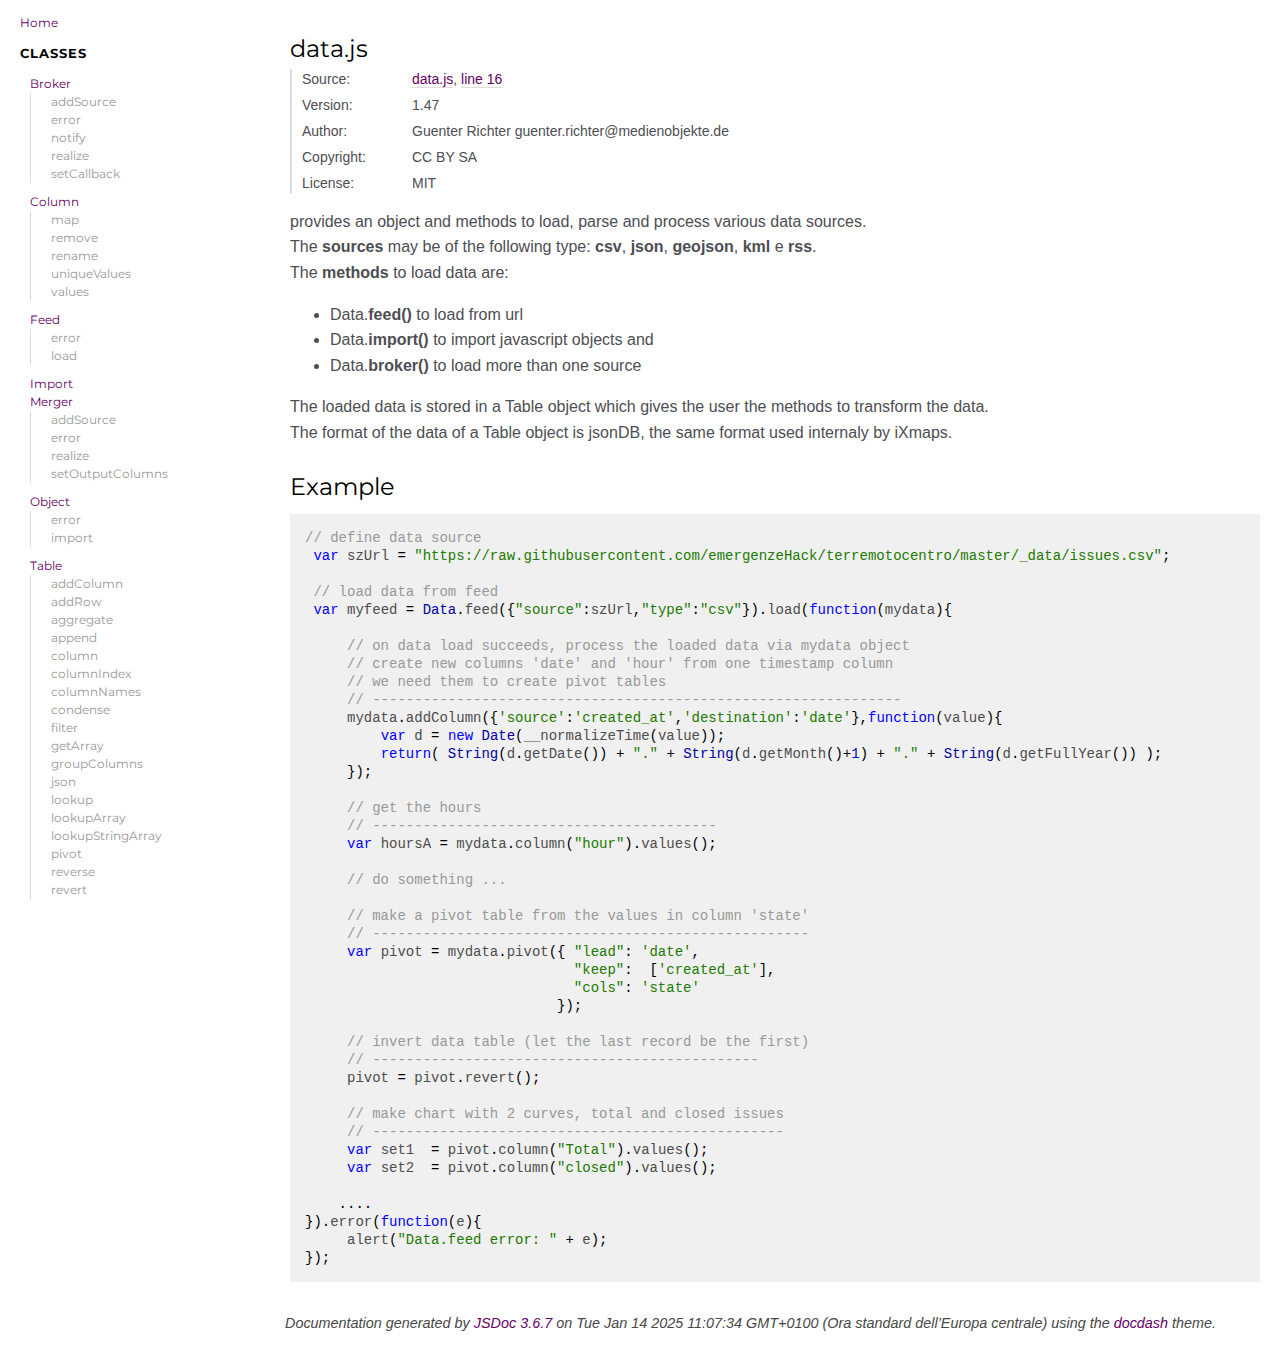
<file: docs/index.html>
<!DOCTYPE html>
<html lang="en">
<head>
    <meta charset="utf-8">
    <title>Home - Documentation</title>

    <script src="scripts/prettify/prettify.js"></script>
    <script src="scripts/prettify/lang-css.js"></script>
    <!--[if lt IE 9]>
      <script src="//html5shiv.googlecode.com/svn/trunk/html5.js"></script>
    <![endif]-->
    <link type="text/css" rel="stylesheet" href="styles/prettify.css">
    <link type="text/css" rel="stylesheet" href="styles/jsdoc.css">
</head>
<body>

<input type="checkbox" id="nav-trigger" class="nav-trigger" />
<label for="nav-trigger" class="navicon-button x">
  <div class="navicon"></div>
</label>

<label for="nav-trigger" class="overlay"></label>

<nav>
    <h2><a href="index.html">Home</a></h2><h3>Classes</h3><ul><li><a href="-_anonymous_-Data.Broker.html">Broker</a><ul class='methods'><li data-type='method'><a href="-_anonymous_-Data.Broker.html#addSource">addSource</a></li><li data-type='method'><a href="-_anonymous_-Data.Broker.html#error">error</a></li><li data-type='method'><a href="-_anonymous_-Data.Broker.html#notify">notify</a></li><li data-type='method'><a href="-_anonymous_-Data.Broker.html#realize">realize</a></li><li data-type='method'><a href="-_anonymous_-Data.Broker.html#setCallback">setCallback</a></li></ul></li><li><a href="-_anonymous_-Data.Column.html">Column</a><ul class='methods'><li data-type='method'><a href="-_anonymous_-Data.Column.html#map">map</a></li><li data-type='method'><a href="-_anonymous_-Data.Column.html#remove">remove</a></li><li data-type='method'><a href="-_anonymous_-Data.Column.html#rename">rename</a></li><li data-type='method'><a href="-_anonymous_-Data.Column.html#uniqueValues">uniqueValues</a></li><li data-type='method'><a href="-_anonymous_-Data.Column.html#values">values</a></li></ul></li><li><a href="-_anonymous_-Data.Feed.html">Feed</a><ul class='methods'><li data-type='method'><a href="-_anonymous_-Data.Feed.html#error">error</a></li><li data-type='method'><a href="-_anonymous_-Data.Feed.html#load">load</a></li></ul></li><li><a href="-_anonymous_-Data.Import.html">Import</a></li><li><a href="-_anonymous_-Data.Merger.html">Merger</a><ul class='methods'><li data-type='method'><a href="-_anonymous_-Data.Merger.html#addSource">addSource</a></li><li data-type='method'><a href="-_anonymous_-Data.Merger.html#error">error</a></li><li data-type='method'><a href="-_anonymous_-Data.Merger.html#realize">realize</a></li><li data-type='method'><a href="-_anonymous_-Data.Merger.html#setOutputColumns">setOutputColumns</a></li></ul></li><li><a href="-_anonymous_-Data.Object.html">Object</a><ul class='methods'><li data-type='method'><a href="-_anonymous_-Data.Object.html#error">error</a></li><li data-type='method'><a href="-_anonymous_-Data.Object.html#import">import</a></li></ul></li><li><a href="-_anonymous_-Data.Table.html">Table</a><ul class='methods'><li data-type='method'><a href="-_anonymous_-Data.Table.html#addColumn">addColumn</a></li><li data-type='method'><a href="-_anonymous_-Data.Table.html#addRow">addRow</a></li><li data-type='method'><a href="-_anonymous_-Data.Table.html#aggregate">aggregate</a></li><li data-type='method'><a href="-_anonymous_-Data.Table.html#append">append</a></li><li data-type='method'><a href="-_anonymous_-Data.Table.html#column">column</a></li><li data-type='method'><a href="-_anonymous_-Data.Table.html#columnIndex">columnIndex</a></li><li data-type='method'><a href="-_anonymous_-Data.Table.html#columnNames">columnNames</a></li><li data-type='method'><a href="-_anonymous_-Data.Table.html#condense">condense</a></li><li data-type='method'><a href="-_anonymous_-Data.Table.html#filter">filter</a></li><li data-type='method'><a href="-_anonymous_-Data.Table.html#getArray">getArray</a></li><li data-type='method'><a href="-_anonymous_-Data.Table.html#groupColumns">groupColumns</a></li><li data-type='method'><a href="-_anonymous_-Data.Table.html#json">json</a></li><li data-type='method'><a href="-_anonymous_-Data.Table.html#lookup">lookup</a></li><li data-type='method'><a href="-_anonymous_-Data.Table.html#lookupArray">lookupArray</a></li><li data-type='method'><a href="-_anonymous_-Data.Table.html#lookupStringArray">lookupStringArray</a></li><li data-type='method'><a href="-_anonymous_-Data.Table.html#pivot">pivot</a></li><li data-type='method'><a href="-_anonymous_-Data.Table.html#reverse">reverse</a></li><li data-type='method'><a href="-_anonymous_-Data.Table.html#revert">revert</a></li><li data-type='method'><a href="-_anonymous_-Data.Table.html#select">select</a></li><li data-type='method'><a href="-_anonymous_-Data.Table.html#setArray">setArray</a></li><li data-type='method'><a href="-_anonymous_-Data.Table.html#sort">sort</a></li><li data-type='method'><a href="-_anonymous_-Data.Table.html#subtable">subtable</a></li></ul></li></ul><h3>Global</h3><ul><li><a href="global.html#getData">getData</a></li><li><a href="global.html#parseDefinition">parseDefinition</a></li><li><a href="global.html#setData">setData</a></li></ul>
</nav>

<div id="main">
    

    



    









    










<section>

<header>
    
        <h2>
        data.js
        </h2>
        
    
</header>

<article>
    <div class="container-overview">
    
        

<dl class="details">

    
    <dt class="tag-source">Source:</dt>
    <dd class="tag-source"><ul class="dummy"><li>
        <a href="data.js.html">data.js</a>, <a href="data.js.html#line16">line 16</a>
    </li></ul></dd>
    

    
    <dt class="tag-version">Version:</dt>
    <dd class="tag-version"><ul class="dummy"><li>1.47</li></ul></dd>
    

    

    

    

    

    

    

    

    
    <dt class="tag-author">Author:</dt>
    <dd class="tag-author">
        <ul>
            <li>Guenter Richter guenter.richter@medienobjekte.de</li>
        </ul>
    </dd>
    

    
    <dt class="tag-copyright">Copyright:</dt>
    <dd class="tag-copyright"><ul class="dummy"><li>CC BY SA</li></ul></dd>
    

    
    <dt class="tag-license">License:</dt>
    <dd class="tag-license"><ul class="dummy"><li>MIT</li></ul></dd>
    

    

    

    

    
</dl>




        
            <div class="description">provides an object and methods to load, parse and process various data sources.<br>
The <b>sources</b> may be of the following type: <b>csv</b>, <b>json</b>, <b>geojson</b>, <b>kml</b> e <b>rss</b>.<br>
The <b>methods</b> to load data are: 
<ul><li>Data.<b>feed()</b> to load from url</li>
<li>Data.<b>import()</b> to import javascript objects and</li>
<li>Data.<b>broker()</b> to load more than one source</li></ul>
The loaded data is stored in a Table object which gives the user the methods to transform the data.<br>
The format of the data of a Table object is jsonDB, the same format used internaly by iXmaps.</div>
        

        
            <h3>Example</h3>
            
    <pre class="prettyprint"><code>// define data source
 var szUrl = "https://raw.githubusercontent.com/emergenzeHack/terremotocentro/master/_data/issues.csv";

 // load data from feed
 var myfeed = Data.feed({"source":szUrl,"type":"csv"}).load(function(mydata){

     // on data load succeeds, process the loaded data via mydata object
     // create new columns 'date' and 'hour' from one timestamp column
     // we need them to create pivot tables 
     // ---------------------------------------------------------------
     mydata.addColumn({'source':'created_at','destination':'date'},function(value){
         var d = new Date(__normalizeTime(value));
         return( String(d.getDate()) + "." + String(d.getMonth()+1) + "." + String(d.getFullYear()) );
     });

     // get the hours
     // -----------------------------------------
     var hoursA = mydata.column("hour").values();

     // do something ... 

     // make a pivot table from the values in column 'state'
     // ----------------------------------------------------
     var pivot = mydata.pivot({ "lead":	'date',
                                "keep":  ['created_at'],	
                                "cols":	'state' 
                              });

     // invert data table (let the last record be the first)
     // ----------------------------------------------
     pivot = pivot.revert();

     // make chart with 2 curves, total and closed issues
     // -------------------------------------------------
     var set1  = pivot.column("Total").values();
     var set2  = pivot.column("closed").values();

    ....
}).error(function(e){
     alert("Data.feed error: " + e);
});</code></pre>

        
    
    </div>

    

    

    

     

    

    

    

    

    
</article>

</section>




</div>

<br class="clear">

<footer>
    Documentation generated by <a href="https://github.com/jsdoc3/jsdoc">JSDoc 3.6.7</a> on Tue Jan 14 2025 11:07:34 GMT+0100 (Ora standard dell’Europa centrale) using the <a href="https://github.com/clenemt/docdash">docdash</a> theme.
</footer>

<script>prettyPrint();</script>
<script src="scripts/linenumber.js"></script>
</body>
</html>
</file>
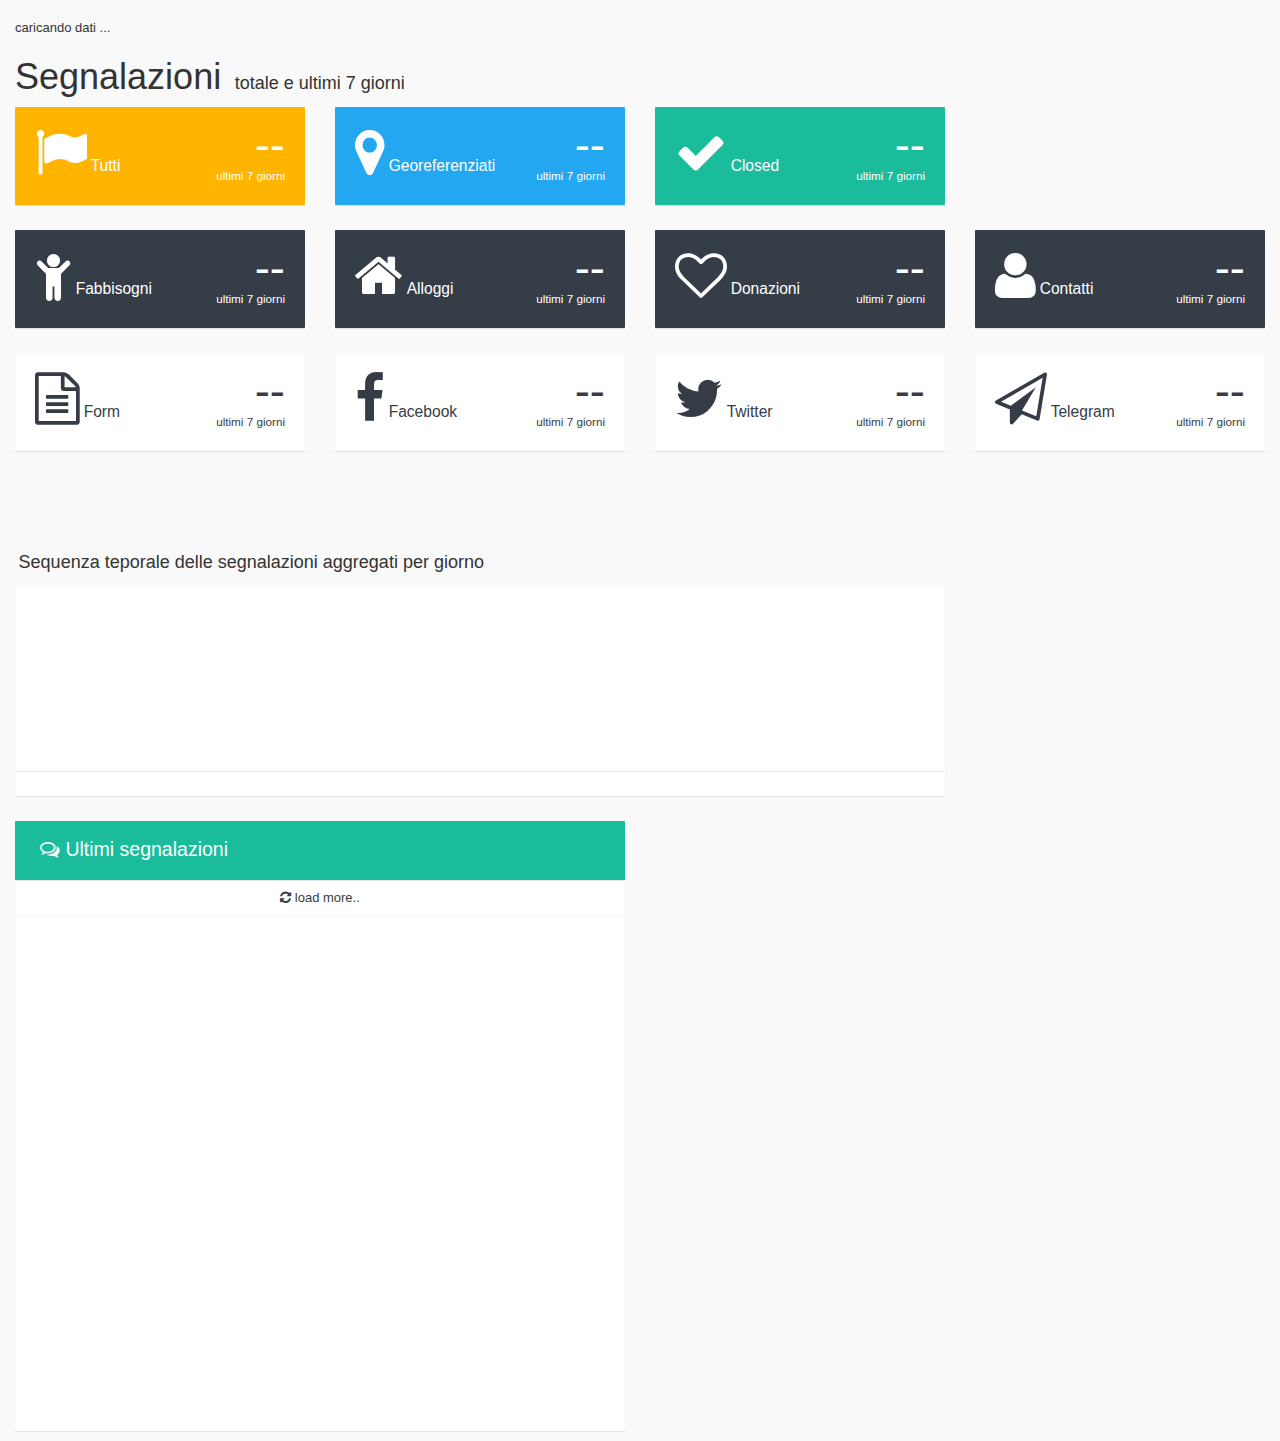
<file: demo/html/index.html>
<!DOCTYPE html>

	<meta http-equiv="X-UA-Compatible" content="IE=edge">
	<meta name="viewport" content="width=device-width, initial-scale=1.0, maximum-scale=1.0">

	<title>data.js | demo data TCI</title>

	<link rel="stylesheet" type="text/css" href="../lib/css/bootstrap.min.css">
  
	<!-- CSS per DASHBOARD statistica -->
	<link rel="stylesheet" type="text/css" href="../lib/css/font-awesome.min.css">
	<link rel="stylesheet" type="text/css" href="../css/style.css">
	<link rel="stylesheet" type="text/css" href="../css/themes/flat-blue.css">
	<!-- ------------------------ -->

	
	<body>

	    <!-- statistica main content -->

		<div class="container-fluid flat-blue">
			<div class="side-body padding-top">

			   <div id="loading"><br>caricando dati ...</div>	

			   <!-- sum and trend cards
			   -->	
			   <h1>Segnalazioni				
			   <span style="font-size:0.5em;margin-bottom:0.5em;margin-left:0.2em">totale e ultimi 7 giorni</span></h1>

			   <div class="row">

					<div class="col-lg-3 col-md-4 col-sm-6 col-xs-12">
						<a href="#">
							<div class="card yellow summary-inline">
								<div class="card-body">
									<i class="icon fa fa-flag fa-4x"></i> <span style="font-size:1.2em">Tutti </span>
									<div class="content">
										<div class="title data-dynamic" data-path="data::segnalazioni::records">--</div>
										<div class="sub-title data-dynamic">ultimi&nbsp;7&nbsp;giorni</div>
									</div>
									<div class="clear-both"></div>
								</div>
							</div>
						</a>
					</div>

					<div class="col-lg-3 col-md-4 col-sm-6 col-xs-12">
						<a href="#">
							<div class="card blue summary-inline">
								<div class="card-body">
									<i class="icon fa fa-map-marker fa-4x"></i> <span style="font-size:1.2em">Georeferenziati </span>
									<div class="content">
										<div class="title data-dynamic" data-path="data::segnalazioni::records[WHERE lat = *]">--</div>
										<div class="sub-title data-dynamic">ultimi&nbsp;7&nbsp;giorni</div>
									</div>
									<div class="clear-both"></div>
								</div>
							</div>
						</a>
					</div>

					  <div class="col-lg-3 col-md-4 col-sm-6 col-xs-12">
						<a href="#">
							<div class="card green summary-inline">
								<div class="card-body">
									<i class="icon fa fa-check fa-4x"></i> <span style="font-size:1.2em">Closed </span>
									<div class="content">
										<div class="title data-dynamic" data-path="data::segnalazioni::records[WHERE state = closed]">--</div>
										<div class="sub-title data-dynamic">ultimi&nbsp;7&nbsp;giorni</div>
									</div>
									<div class="clear-both"></div>
								</div>
							</div>
						</a>
					</div>
			 </div>

			   <div class="row">

					<div class="col-lg-3 col-md-4 col-sm-6 col-xs-12">
						<a href="#">
							<div class="card dark summary-inline">
								<div class="card-body">
									<i class="icon fa fa-child fa-4x"></i> <span style="font-size:1.2em">Fabbisogni </span>
									<div class="content">
										<div class="title data-dynamic" data-path="data::segnalazioni::records[WHERE labels like Fabbisogni]">--</div>
										<div class="sub-title data-dynamic">ultimi&nbsp;7&nbsp;giorni</div>
									</div>
									<div class="clear-both"></div>
								</div>
							</div>
						</a>
					</div>

					<div class="col-lg-3 col-md-4 col-sm-6 col-xs-12">
						<a href="#">
							<div class="card dark summary-inline">
								<div class="card-body">
									<i class="icon fa fa-home fa-4x"></i> <span style="font-size:1.2em">Alloggi </span>
									<div class="content">
										<div class="title data-dynamic" data-path="data::segnalazioni::records[WHERE labels like Alloggi]">--</div>
										<div class="sub-title data-dynamic">ultimi&nbsp;7&nbsp;giorni</div>
									</div>
									<div class="clear-both"></div>
								</div>
							</div>
						</a>
					</div>

					<div class="col-lg-3 col-md-4 col-sm-6 col-xs-12">
						<a href="#">
							<div class="card dark summary-inline">
								<div class="card-body">
									<i class="icon fa fa-heart-o fa-4x"></i> <span style="font-size:1.2em">Donazioni </span>
									<div class="content">
										<div class="title data-dynamic" data-path="data::segnalazioni::records[WHERE labels like Donazioni]">--</div>
										<div class="sub-title data-dynamic">ultimi&nbsp;7&nbsp;giorni</div>
									</div>
									<div class="clear-both"></div>
								</div>
							</div>
						</a>
					</div>

					<div class="col-lg-3 col-md-4 col-sm-6 col-xs-12">
						<a href="#">
							<div class="card dark summary-inline">
								<div class="card-body">
									<i class="icon fa fa-user fa-4x"></i> <span style="font-size:1.2em">Contatti </span>
									<div class="content">
										<div class="title data-dynamic" data-path="data::segnalazioni::records[WHERE labels like Contatti]">--</div>
										<div class="sub-title data-dynamic">ultimi&nbsp;7&nbsp;giorni</div>
									</div>
									<div class="clear-both"></div>
								</div>
							</div>
						</a>
					</div>

			   </div>

			   <div class="row">

					 <div class="col-lg-3 col-md-4 col-sm-6 col-xs-12">
						<a href="#">
							<div class="card summary-inline">
								<div class="card-body">
									<i class="icon fa fa-file-text-o fa-4x"></i> <span style="font-size:1.2em">Form </span>
									<div class="content">
										<div class="title data-dynamic" data-path="data::segnalazioni::records[WHERE labels like Form]">--</div>
										<div class="sub-title data-dynamic">ultimi&nbsp;7&nbsp;giorni</div>
									</div>
									<div class="clear-both"></div>
								</div>
							</div>
						</a>
					</div>

					 <div class="col-lg-3 col-md-4 col-sm-6 col-xs-12">
						<a href="#">
							<div class="card summary-inline">
								<div class="card-body">
									<i class="icon fa fa-facebook fa-4x"></i> <span style="font-size:1.2em">Facebook </span>
									<div class="content">
										<div class="title data-dynamic" data-path="data::segnalazioni::records[WHERE labels like Facebook]">--</div>
										<div class="sub-title data-dynamic">ultimi&nbsp;7&nbsp;giorni</div>
									</div>
									<div class="clear-both"></div>
								</div>
							</div>
						</a>
					</div>

					 <div class="col-lg-3 col-md-4 col-sm-6 col-xs-12">
						<a href="#">
							<div class="card summary-inline">
								<div class="card-body">
									<i class="icon fa fa-twitter fa-4x"></i> <span style="font-size:1.2em">Twitter </span>
									<div class="content">
										<div class="title data-dynamic" data-path="data::segnalazioni::records[WHERE labels like Twitter]">--</div>
										<div class="sub-title data-dynamic">ultimi&nbsp;7&nbsp;giorni</div>
									</div>
									<div class="clear-both"></div>
								</div>
							</div>
						</a>
					</div>

					 <div class="col-lg-3 col-md-4 col-sm-6 col-xs-12">
						<a href="#">
							<div class="card summary-inline">
								<div class="card-body">
									<i class="icon fa fa-paper-plane-o fa-4x"></i> <span style="font-size:1.2em">Telegram </span>
									<div class="content">
										<div class="title data-dynamic" data-path="data::segnalazioni::records[WHERE labels like Telegram]">--</div>
										<div class="sub-title data-dynamic">ultimi&nbsp;7&nbsp;giorni</div>
									</div>
									<div class="clear-both"></div>
								</div>
							</div>
						</a>
					</div>

			   
			   
			   </div>

			   <!-- day by day curves
			   -->	

			   <h1 id="curves"><br>
			   <span style="font-size:0.5em;margin-bottom:0.5em;margin-left:0.2em">Sequenza teporale delle segnalazioni aggregati per giorno</span></h1>


				<div class="row">
					<div class="col-md-9 col-sm-12">
						<div class="card">
							<div class="card">
								<canvas id="jumbotron-bar-chart" class="chart"></canvas>
							</div>
							<div class="card-body half-padding">
								<h4 class="float-left no-margin font-weight-300"></h4>
								<h2 class="float-right no-margin font-weight-300"></h2>
								<div class="clear-both"></div>
							</div>
						</div>
					</div>
				</div>

				<div class="row  no-margin-bottom">
					<!--
					<div class="col-md-6 col-xs-12">
						 <div id="eventi" class="card red">
							<div class="card-header">
								<div class="card-title pull-left">
									<span class="title" ><i class="fa fa-calendar-check-o"></i> Segnalazioni georeferenziati</span>
								</div>
								<div class="card-title pull-right" style="margin:0.8em;">
									<span class="title" ><a href="http://projects.ixmaps.com.s3-website-eu-west-1.amazonaws.com/terremoto_new/maptune/maptune_embed.html" target="_blank"><i class="fa fa-external-link" style="color:white"></i></a></span>
								</div>
								<div class="clear-both"></div>
							</div>
							<div class="card-body no-padding">
								<iframe src="http://projects.ixmaps.com.s3-website-eu-west-1.amazonaws.com/terremoto_new/maptune/maptune_embed.html" height="550px" width="100%" frameborder="0" style="margin-bottom:-1.1em"></iframe>
							</div>
						</div>
					</div>
					-->
					<div class="col-md-6 col-xs-12">
						<div class="card card-success">
							<div class="card-header">
								<div class="card-title">
									<div class="title"><i class="fa fa-comments-o"></i> Ultimi segnalazioni</div>
								</div>
								<div class="clear-both"></div>
							</div>
							<div class="card-body no-padding" style="height:550px;overflow:auto" >
								<ul class="message-list" >
									<a href="#" id="message-load-more">
										<li class="text-center load-more">
											<i class="fa fa-refresh"></i> load more..
										</li>
									</a>
								</ul>
							</div>
						 </div>
					</div>
				</div>

			</div>
		</div>


		<script type="text/javascript" src="../lib/js/jquery.min.js"></script>
		<script type="text/javascript" src="../lib/js/bootstrap.min.js"></script>

		<!-- js per DASHBOARD statistica -->
		<script type="text/javascript" src="../lib/js/Chart.bundle.js"></script>
		<script type="text/javascript" src="../lib/js/plugins/papaparse.js"></script>

		<script type="text/javascript" src="../../data.js"></script>

		<script type="text/javascript" src="../js/index.js"></script>
		<!--- ---------------------- -->
			
	</body>
</html>
</file>
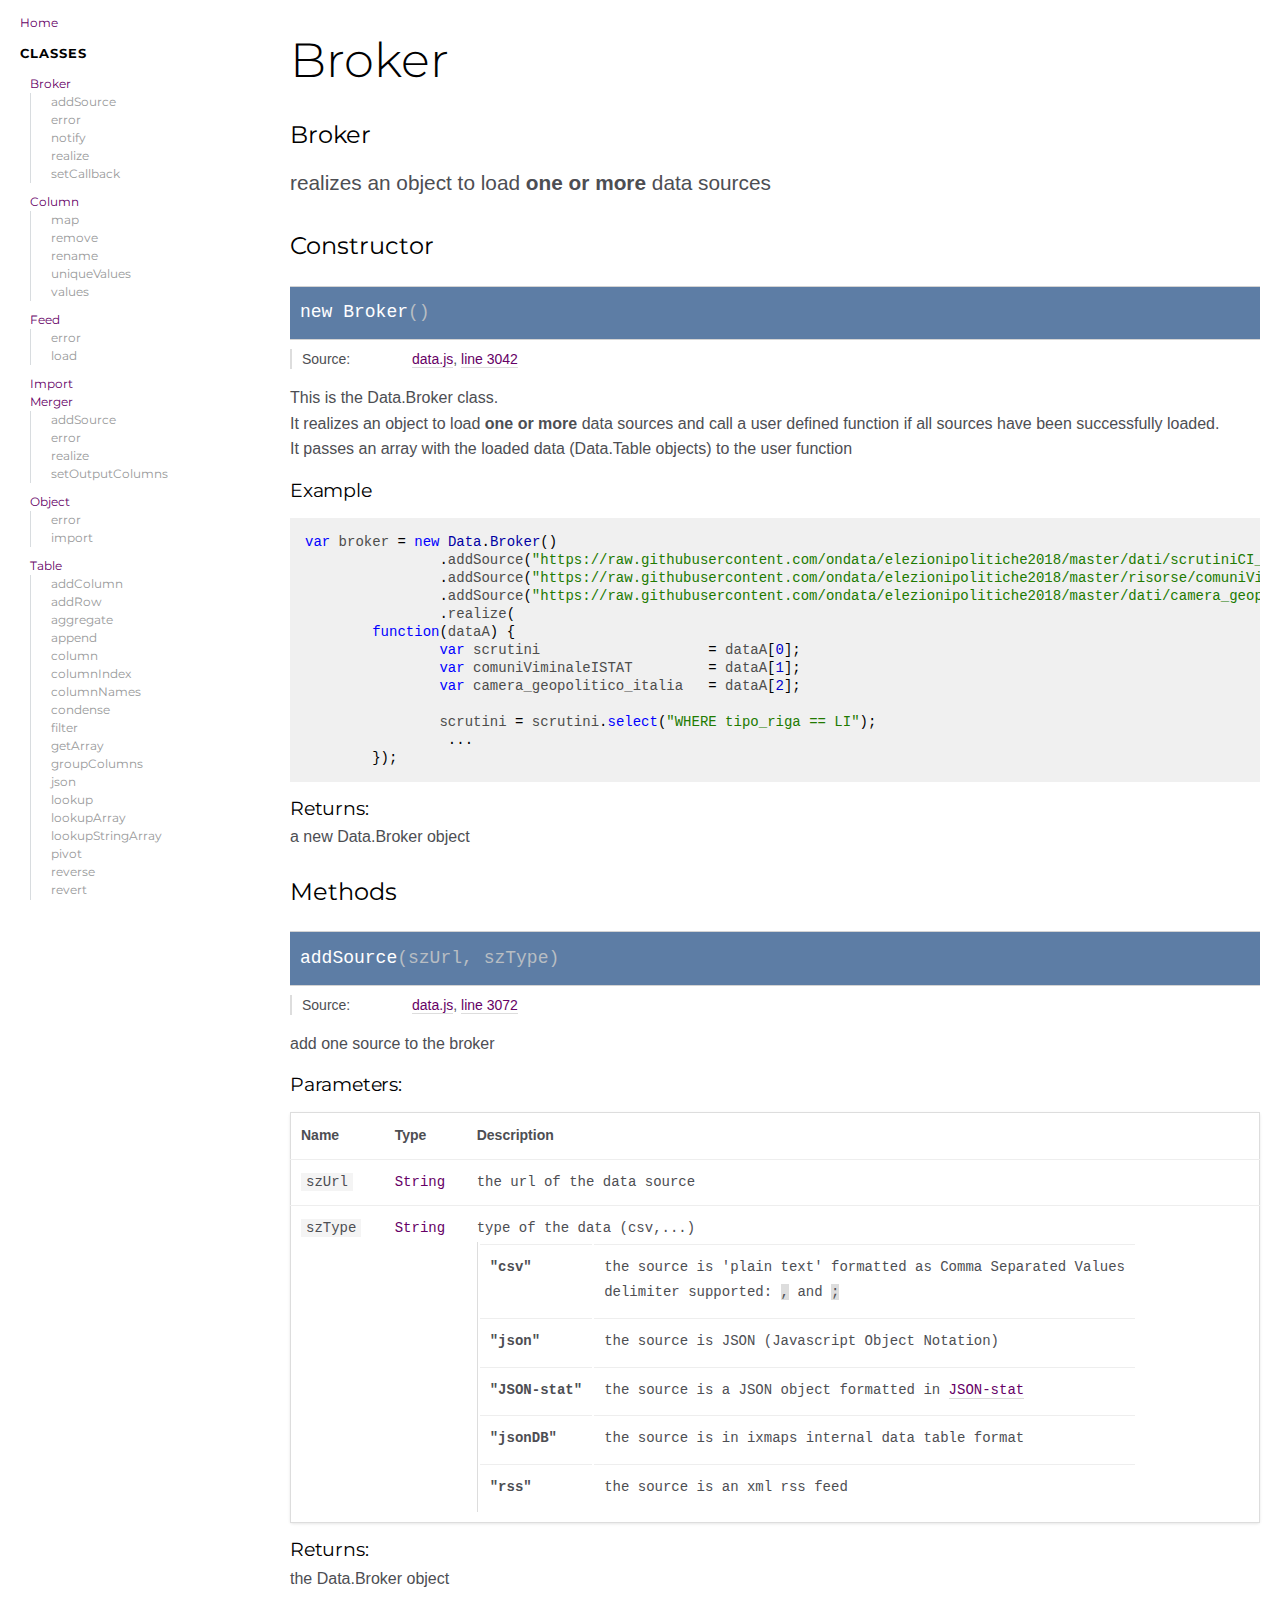
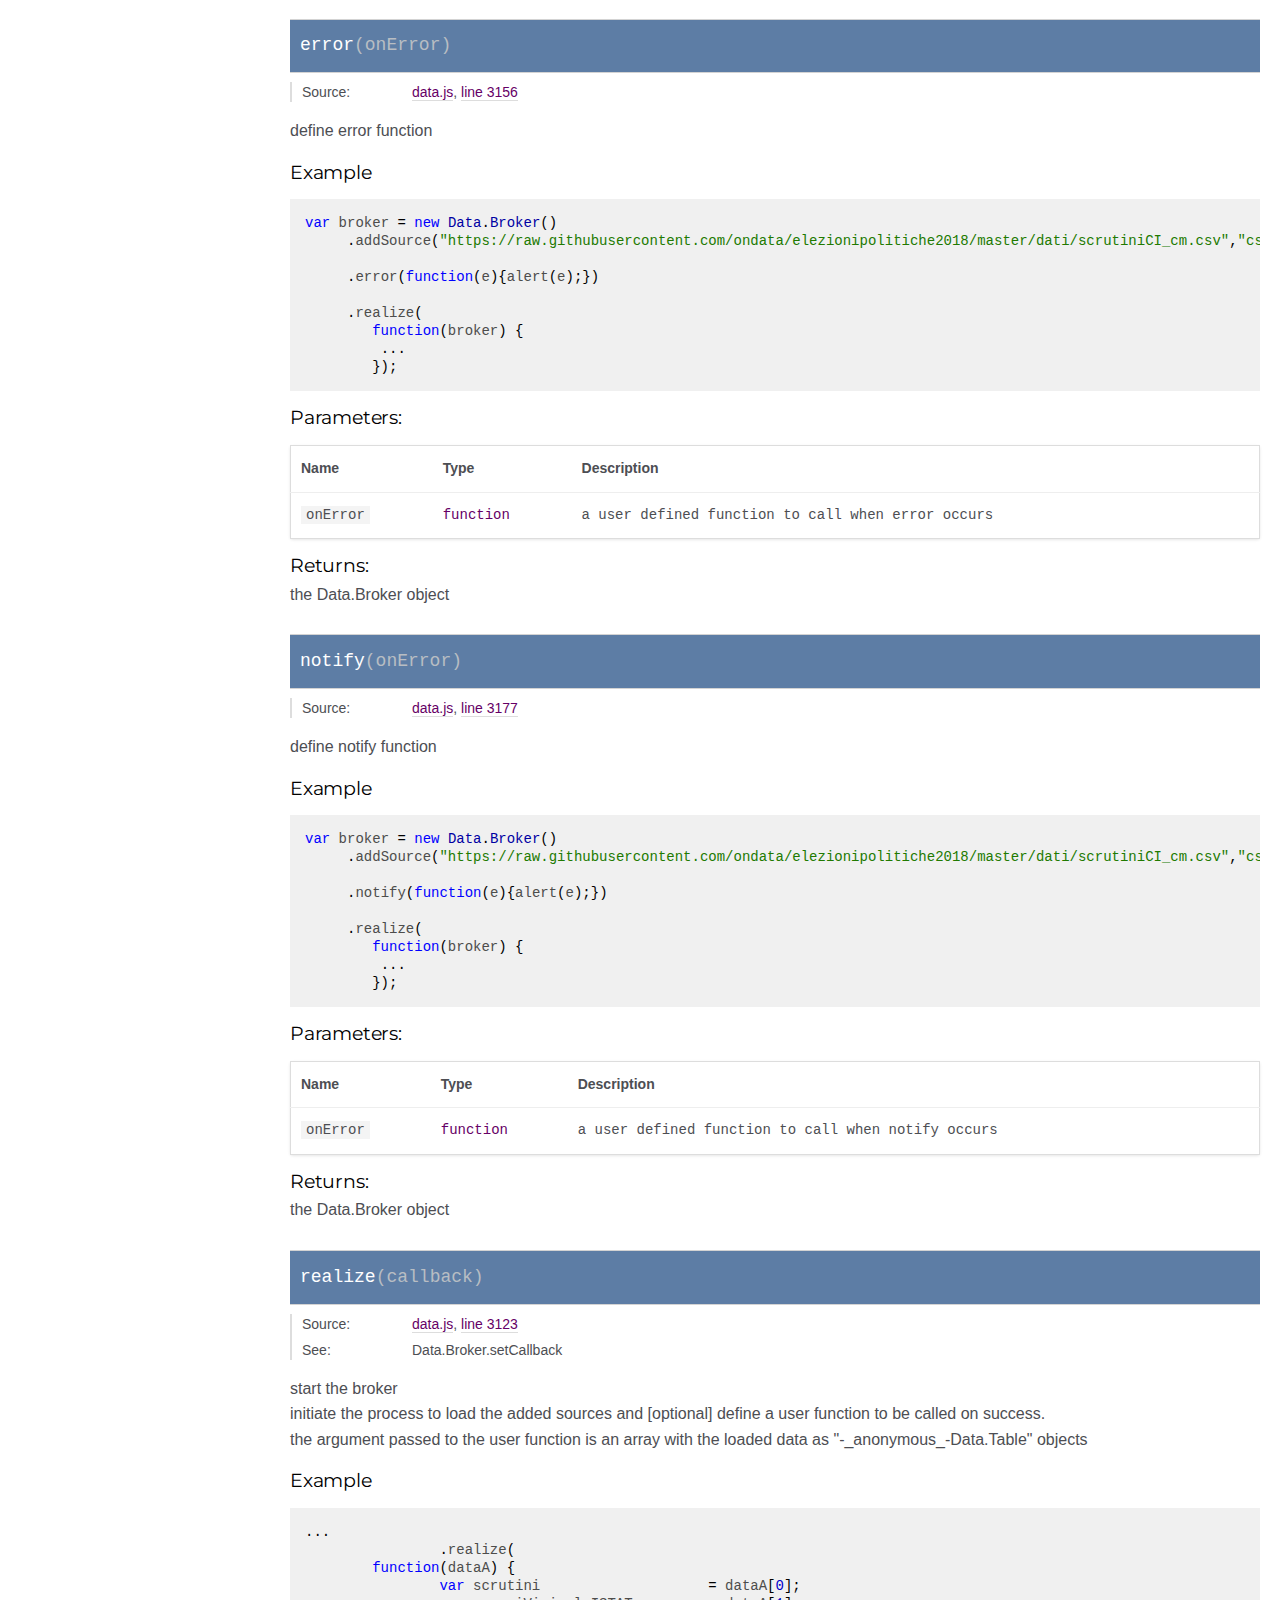
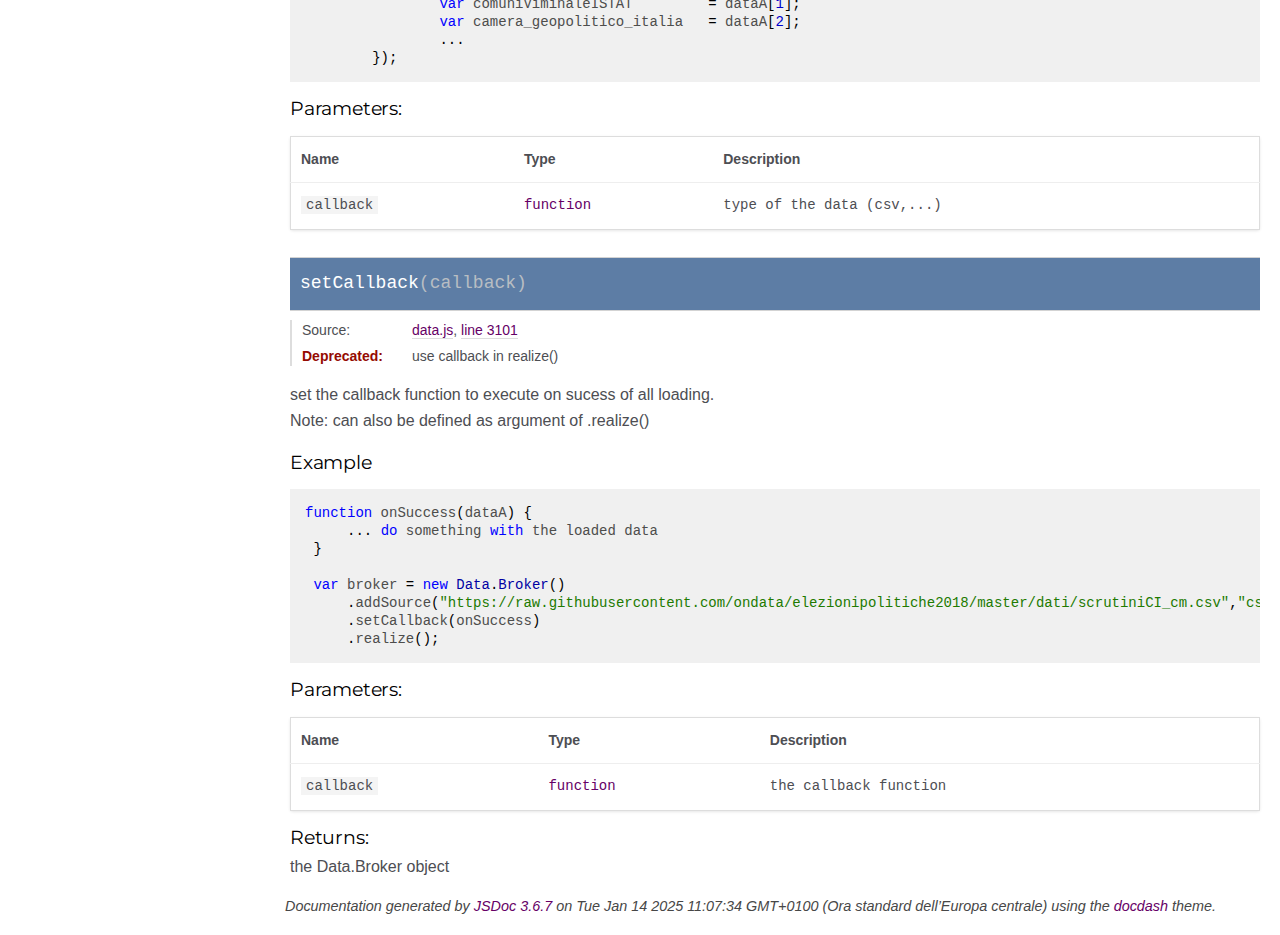
<file: docs/-_anonymous_-Data.Broker.html>
<!DOCTYPE html>
<html lang="en">
<head>
    <meta charset="utf-8">
    <title>Broker - Documentation</title>

    <script src="scripts/prettify/prettify.js"></script>
    <script src="scripts/prettify/lang-css.js"></script>
    <!--[if lt IE 9]>
      <script src="//html5shiv.googlecode.com/svn/trunk/html5.js"></script>
    <![endif]-->
    <link type="text/css" rel="stylesheet" href="styles/prettify.css">
    <link type="text/css" rel="stylesheet" href="styles/jsdoc.css">
</head>
<body>

<input type="checkbox" id="nav-trigger" class="nav-trigger" />
<label for="nav-trigger" class="navicon-button x">
  <div class="navicon"></div>
</label>

<label for="nav-trigger" class="overlay"></label>

<nav>
    <h2><a href="index.html">Home</a></h2><h3>Classes</h3><ul><li><a href="-_anonymous_-Data.Broker.html">Broker</a><ul class='methods'><li data-type='method'><a href="-_anonymous_-Data.Broker.html#addSource">addSource</a></li><li data-type='method'><a href="-_anonymous_-Data.Broker.html#error">error</a></li><li data-type='method'><a href="-_anonymous_-Data.Broker.html#notify">notify</a></li><li data-type='method'><a href="-_anonymous_-Data.Broker.html#realize">realize</a></li><li data-type='method'><a href="-_anonymous_-Data.Broker.html#setCallback">setCallback</a></li></ul></li><li><a href="-_anonymous_-Data.Column.html">Column</a><ul class='methods'><li data-type='method'><a href="-_anonymous_-Data.Column.html#map">map</a></li><li data-type='method'><a href="-_anonymous_-Data.Column.html#remove">remove</a></li><li data-type='method'><a href="-_anonymous_-Data.Column.html#rename">rename</a></li><li data-type='method'><a href="-_anonymous_-Data.Column.html#uniqueValues">uniqueValues</a></li><li data-type='method'><a href="-_anonymous_-Data.Column.html#values">values</a></li></ul></li><li><a href="-_anonymous_-Data.Feed.html">Feed</a><ul class='methods'><li data-type='method'><a href="-_anonymous_-Data.Feed.html#error">error</a></li><li data-type='method'><a href="-_anonymous_-Data.Feed.html#load">load</a></li></ul></li><li><a href="-_anonymous_-Data.Import.html">Import</a></li><li><a href="-_anonymous_-Data.Merger.html">Merger</a><ul class='methods'><li data-type='method'><a href="-_anonymous_-Data.Merger.html#addSource">addSource</a></li><li data-type='method'><a href="-_anonymous_-Data.Merger.html#error">error</a></li><li data-type='method'><a href="-_anonymous_-Data.Merger.html#realize">realize</a></li><li data-type='method'><a href="-_anonymous_-Data.Merger.html#setOutputColumns">setOutputColumns</a></li></ul></li><li><a href="-_anonymous_-Data.Object.html">Object</a><ul class='methods'><li data-type='method'><a href="-_anonymous_-Data.Object.html#error">error</a></li><li data-type='method'><a href="-_anonymous_-Data.Object.html#import">import</a></li></ul></li><li><a href="-_anonymous_-Data.Table.html">Table</a><ul class='methods'><li data-type='method'><a href="-_anonymous_-Data.Table.html#addColumn">addColumn</a></li><li data-type='method'><a href="-_anonymous_-Data.Table.html#addRow">addRow</a></li><li data-type='method'><a href="-_anonymous_-Data.Table.html#aggregate">aggregate</a></li><li data-type='method'><a href="-_anonymous_-Data.Table.html#append">append</a></li><li data-type='method'><a href="-_anonymous_-Data.Table.html#column">column</a></li><li data-type='method'><a href="-_anonymous_-Data.Table.html#columnIndex">columnIndex</a></li><li data-type='method'><a href="-_anonymous_-Data.Table.html#columnNames">columnNames</a></li><li data-type='method'><a href="-_anonymous_-Data.Table.html#condense">condense</a></li><li data-type='method'><a href="-_anonymous_-Data.Table.html#filter">filter</a></li><li data-type='method'><a href="-_anonymous_-Data.Table.html#getArray">getArray</a></li><li data-type='method'><a href="-_anonymous_-Data.Table.html#groupColumns">groupColumns</a></li><li data-type='method'><a href="-_anonymous_-Data.Table.html#json">json</a></li><li data-type='method'><a href="-_anonymous_-Data.Table.html#lookup">lookup</a></li><li data-type='method'><a href="-_anonymous_-Data.Table.html#lookupArray">lookupArray</a></li><li data-type='method'><a href="-_anonymous_-Data.Table.html#lookupStringArray">lookupStringArray</a></li><li data-type='method'><a href="-_anonymous_-Data.Table.html#pivot">pivot</a></li><li data-type='method'><a href="-_anonymous_-Data.Table.html#reverse">reverse</a></li><li data-type='method'><a href="-_anonymous_-Data.Table.html#revert">revert</a></li><li data-type='method'><a href="-_anonymous_-Data.Table.html#select">select</a></li><li data-type='method'><a href="-_anonymous_-Data.Table.html#setArray">setArray</a></li><li data-type='method'><a href="-_anonymous_-Data.Table.html#sort">sort</a></li><li data-type='method'><a href="-_anonymous_-Data.Table.html#subtable">subtable</a></li></ul></li></ul><h3>Global</h3><ul><li><a href="global.html#getData">getData</a></li><li><a href="global.html#parseDefinition">parseDefinition</a></li><li><a href="global.html#setData">setData</a></li></ul>
</nav>

<div id="main">
    
    <h1 class="page-title">Broker</h1>
    

    




<section>

<header>
    
        <h2>
        Broker
        </h2>
        
            <div class="class-description">realizes an object to load <b>one or more</b> data sources</div>
        
    
</header>

<article>
    <div class="container-overview">
    
        

    
    <h2>Constructor</h2>
    

    <h4 class="name" id="Broker"><span class="type-signature"></span>new Broker<span class="signature">()</span><span class="type-signature"></span></h4>

    




<dl class="details">

    
    <dt class="tag-source">Source:</dt>
    <dd class="tag-source"><ul class="dummy"><li>
        <a href="data.js.html">data.js</a>, <a href="data.js.html#line3042">line 3042</a>
    </li></ul></dd>
    

    

    

    

    

    

    

    

    

    

    

    

    

    

    

    
</dl>





<div class="description">
    This is the Data.Broker class.  
<br>
It realizes an object to load <b>one or more</b> data sources 
and call a user defined function if all sources have been successfully loaded.<br>
It passes an array with the loaded data (Data.Table objects) to the user function
</div>









    <h5>Example</h5>
    
    <pre class="prettyprint"><code>var broker = new Data.Broker()
		.addSource("https://raw.githubusercontent.com/ondata/elezionipolitiche2018/master/dati/scrutiniCI_cm.csv","csv")
		.addSource("https://raw.githubusercontent.com/ondata/elezionipolitiche2018/master/risorse/comuniViminaleISTAT.csv","csv")
		.addSource("https://raw.githubusercontent.com/ondata/elezionipolitiche2018/master/dati/camera_geopolitico_italia.csv","csv")
		.realize(
	function(dataA) {
		var scrutini                    = dataA[0];
		var comuniViminaleISTAT         = dataA[1];
		var camera_geopolitico_italia   = dataA[2];

		scrutini = scrutini.select("WHERE tipo_riga == LI");
		 ...
	});</code></pre>
















<h5>Returns:</h5>

        
<div class="param-desc">
    a new Data.Broker object
</div>



    


    
    </div>

    

    

    

     

    

    

    
        <h3 class="subsection-title">Methods</h3>

        
            

    

    <h4 class="name" id="addSource"><span class="type-signature"></span>addSource<span class="signature">(szUrl, szType)</span><span class="type-signature"></span></h4>

    




<dl class="details">

    
    <dt class="tag-source">Source:</dt>
    <dd class="tag-source"><ul class="dummy"><li>
        <a href="data.js.html">data.js</a>, <a href="data.js.html#line3072">line 3072</a>
    </li></ul></dd>
    

    

    

    

    

    

    

    

    

    

    

    

    

    

    

    
</dl>





<div class="description">
    add one source to the broker
</div>











    <h5>Parameters:</h5>
    

<table class="params">
    <thead>
    <tr>
        
        <th>Name</th>
        

        <th>Type</th>

        

        

        <th class="last">Description</th>
    </tr>
    </thead>

    <tbody>
    

        <tr>
            
                <td class="name"><code>szUrl</code></td>
            

            <td class="type">
            
                
<span class="param-type">String</span>


            
            </td>

            

            

            <td class="description last">the url of the data source</td>
        </tr>

    

        <tr>
            
                <td class="name"><code>szType</code></td>
            

            <td class="type">
            
                
<span class="param-type">String</span>


            
            </td>

            

            

            <td class="description last">type of the data (csv,...)
								   <table border='0' style='border-left: 1px solid #ddd;'>	
								   <tr><td><b>"csv"</b></td><td>the source is 'plain text' formatted as Comma Separated Values<br>delimiter supported: <span style='background:#dddddd'>,</span> and <span style='background:#dddddd'>;</span></td></tr>
								   <tr><td><b>"json"</b></td><td>the source is JSON (Javascript Object Notation)</td></tr>
								   <tr><td><b>"JSON-stat"</b></td><td>the source is a JSON object formatted in <a href="https://json-stat.org/JSON-stat" target="_blank">JSON-stat</a></td></tr>
								   <tr><td><b>"jsonDB"</b></td><td>the source is in ixmaps internal data table format</td></tr>
								   <tr><td><b>"rss"</b></td><td>the source is an xml rss feed</td></tr>
								   </table></td>
        </tr>

    
    </tbody>
</table>














<h5>Returns:</h5>

        
<div class="param-desc">
    the Data.Broker object
</div>



    


        
            

    

    <h4 class="name" id="error"><span class="type-signature"></span>error<span class="signature">(onError)</span><span class="type-signature"></span></h4>

    




<dl class="details">

    
    <dt class="tag-source">Source:</dt>
    <dd class="tag-source"><ul class="dummy"><li>
        <a href="data.js.html">data.js</a>, <a href="data.js.html#line3156">line 3156</a>
    </li></ul></dd>
    

    

    

    

    

    

    

    

    

    

    

    

    

    

    

    
</dl>





<div class="description">
    define error function
</div>









    <h5>Example</h5>
    
    <pre class="prettyprint"><code>var broker = new Data.Broker()
     .addSource("https://raw.githubusercontent.com/ondata/elezionipolitiche2018/master/dati/scrutiniCI_cm.csv","csv")

     .error(function(e){alert(e);})

     .realize(
	function(broker) {
         ...
	});</code></pre>




    <h5>Parameters:</h5>
    

<table class="params">
    <thead>
    <tr>
        
        <th>Name</th>
        

        <th>Type</th>

        

        

        <th class="last">Description</th>
    </tr>
    </thead>

    <tbody>
    

        <tr>
            
                <td class="name"><code>onError</code></td>
            

            <td class="type">
            
                
<span class="param-type">function</span>


            
            </td>

            

            

            <td class="description last">a user defined function to call when error occurs</td>
        </tr>

    
    </tbody>
</table>














<h5>Returns:</h5>

        
<div class="param-desc">
    the Data.Broker object
</div>



    


        
            

    

    <h4 class="name" id="notify"><span class="type-signature"></span>notify<span class="signature">(onError)</span><span class="type-signature"></span></h4>

    




<dl class="details">

    
    <dt class="tag-source">Source:</dt>
    <dd class="tag-source"><ul class="dummy"><li>
        <a href="data.js.html">data.js</a>, <a href="data.js.html#line3177">line 3177</a>
    </li></ul></dd>
    

    

    

    

    

    

    

    

    

    

    

    

    

    

    

    
</dl>





<div class="description">
    define notify function
</div>









    <h5>Example</h5>
    
    <pre class="prettyprint"><code>var broker = new Data.Broker()
     .addSource("https://raw.githubusercontent.com/ondata/elezionipolitiche2018/master/dati/scrutiniCI_cm.csv","csv")

     .notify(function(e){alert(e);})

     .realize(
	function(broker) {
         ...
	});</code></pre>




    <h5>Parameters:</h5>
    

<table class="params">
    <thead>
    <tr>
        
        <th>Name</th>
        

        <th>Type</th>

        

        

        <th class="last">Description</th>
    </tr>
    </thead>

    <tbody>
    

        <tr>
            
                <td class="name"><code>onError</code></td>
            

            <td class="type">
            
                
<span class="param-type">function</span>


            
            </td>

            

            

            <td class="description last">a user defined function to call when notify occurs</td>
        </tr>

    
    </tbody>
</table>














<h5>Returns:</h5>

        
<div class="param-desc">
    the Data.Broker object
</div>



    


        
            

    

    <h4 class="name" id="realize"><span class="type-signature"></span>realize<span class="signature">(callback)</span><span class="type-signature"></span></h4>

    




<dl class="details">

    
    <dt class="tag-source">Source:</dt>
    <dd class="tag-source"><ul class="dummy"><li>
        <a href="data.js.html">data.js</a>, <a href="data.js.html#line3123">line 3123</a>
    </li></ul></dd>
    

    

    

    

    

    

    

    

    

    

    

    

    

    

    
    <dt class="tag-see">See:</dt>
    <dd class="tag-see">
        <ul>
            <li>Data.Broker.setCallback</li>
        </ul>
    </dd>
    

    
</dl>





<div class="description">
    start the broker<br>
initiate the process to load the added sources and [optional] define a user function to be called 
on success.<br>the argument passed to the user function is an array with the loaded data as "-_anonymous_-Data.Table" objects
</div>









    <h5>Example</h5>
    
    <pre class="prettyprint"><code>...
		.realize(
	function(dataA) {
		var scrutini                    = dataA[0];
		var comuniViminaleISTAT         = dataA[1];
		var camera_geopolitico_italia   = dataA[2];
		...
	});</code></pre>




    <h5>Parameters:</h5>
    

<table class="params">
    <thead>
    <tr>
        
        <th>Name</th>
        

        <th>Type</th>

        

        

        <th class="last">Description</th>
    </tr>
    </thead>

    <tbody>
    

        <tr>
            
                <td class="name"><code>callback</code></td>
            

            <td class="type">
            
                
<span class="param-type">function</span>


            
            </td>

            

            

            <td class="description last">type of the data (csv,...)</td>
        </tr>

    
    </tbody>
</table>
















        
            

    

    <h4 class="name" id="setCallback"><span class="type-signature"></span>setCallback<span class="signature">(callback)</span><span class="type-signature"></span></h4>

    




<dl class="details">

    
    <dt class="tag-source">Source:</dt>
    <dd class="tag-source"><ul class="dummy"><li>
        <a href="data.js.html">data.js</a>, <a href="data.js.html#line3101">line 3101</a>
    </li></ul></dd>
    

    

    

    

    

    

    

    

    
        <dt class="important tag-deprecated">Deprecated:</dt><dd><ul class="dummy"><li>use callback in realize()</li></ul></dd>
    

    

    

    

    

    

    

    
</dl>





<div class="description">
    set the callback function to execute on sucess of all loading.<br>
Note: can also be defined as argument of .realize()
</div>









    <h5>Example</h5>
    
    <pre class="prettyprint"><code>function onSuccess(dataA) {
     ... do something with the loaded data
 }

 var broker = new Data.Broker()
     .addSource("https://raw.githubusercontent.com/ondata/elezionipolitiche2018/master/dati/scrutiniCI_cm.csv","csv")
     .setCallback(onSuccess)
     .realize();</code></pre>




    <h5>Parameters:</h5>
    

<table class="params">
    <thead>
    <tr>
        
        <th>Name</th>
        

        <th>Type</th>

        

        

        <th class="last">Description</th>
    </tr>
    </thead>

    <tbody>
    

        <tr>
            
                <td class="name"><code>callback</code></td>
            

            <td class="type">
            
                
<span class="param-type">function</span>


            
            </td>

            

            

            <td class="description last">the callback function</td>
        </tr>

    
    </tbody>
</table>














<h5>Returns:</h5>

        
<div class="param-desc">
    the Data.Broker object
</div>



    


        
    

    

    
</article>

</section>




</div>

<br class="clear">

<footer>
    Documentation generated by <a href="https://github.com/jsdoc3/jsdoc">JSDoc 3.6.7</a> on Tue Jan 14 2025 11:07:34 GMT+0100 (Ora standard dell’Europa centrale) using the <a href="https://github.com/clenemt/docdash">docdash</a> theme.
</footer>

<script>prettyPrint();</script>
<script src="scripts/linenumber.js"></script>
</body>
</html>
</file>
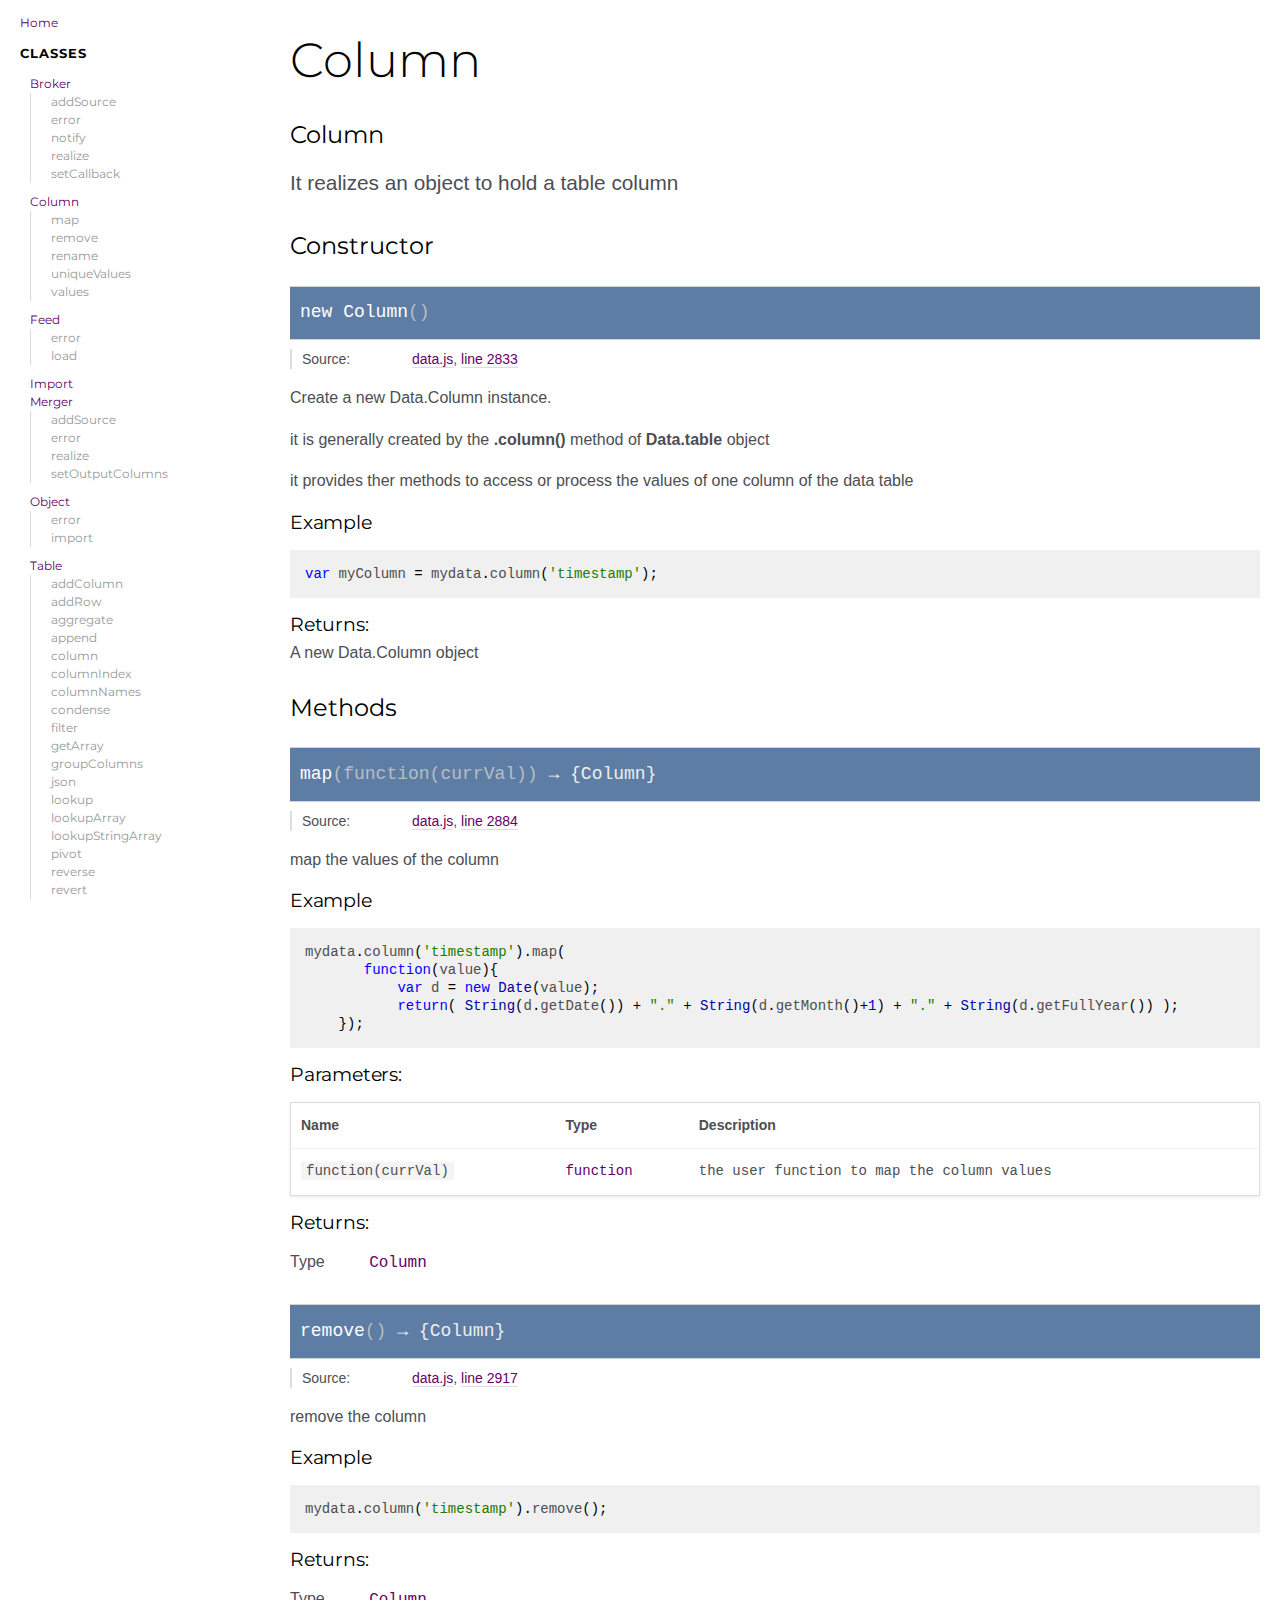
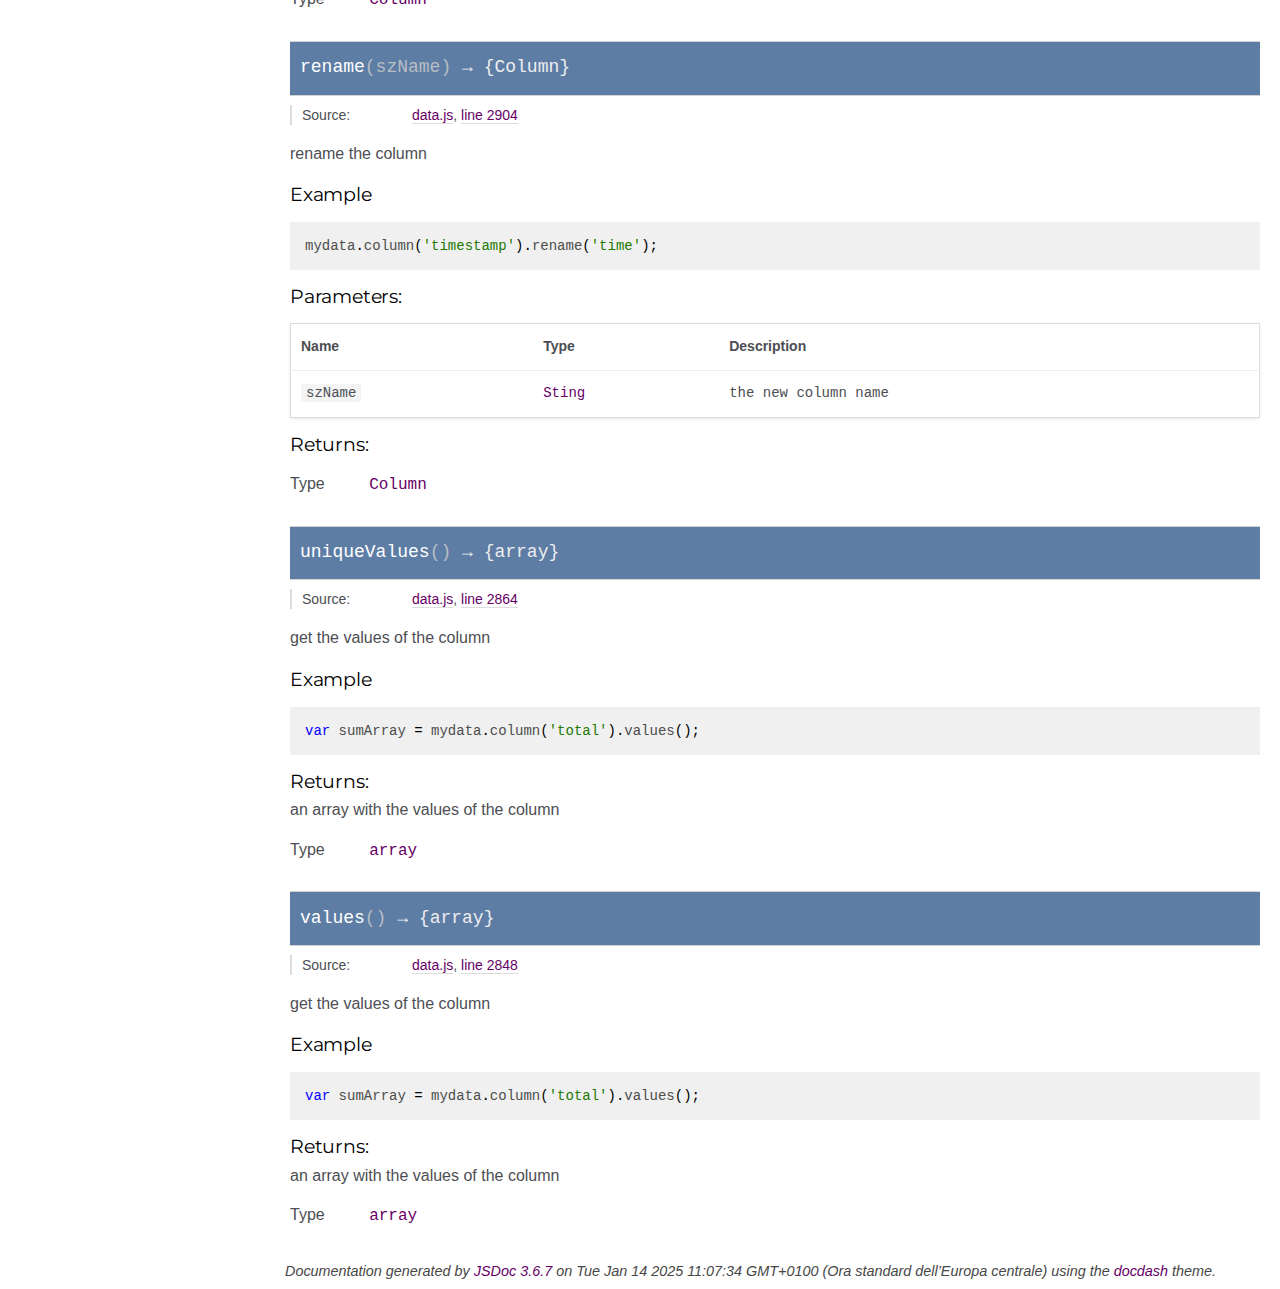
<file: docs/-_anonymous_-Data.Column.html>
<!DOCTYPE html>
<html lang="en">
<head>
    <meta charset="utf-8">
    <title>Column - Documentation</title>

    <script src="scripts/prettify/prettify.js"></script>
    <script src="scripts/prettify/lang-css.js"></script>
    <!--[if lt IE 9]>
      <script src="//html5shiv.googlecode.com/svn/trunk/html5.js"></script>
    <![endif]-->
    <link type="text/css" rel="stylesheet" href="styles/prettify.css">
    <link type="text/css" rel="stylesheet" href="styles/jsdoc.css">
</head>
<body>

<input type="checkbox" id="nav-trigger" class="nav-trigger" />
<label for="nav-trigger" class="navicon-button x">
  <div class="navicon"></div>
</label>

<label for="nav-trigger" class="overlay"></label>

<nav>
    <h2><a href="index.html">Home</a></h2><h3>Classes</h3><ul><li><a href="-_anonymous_-Data.Broker.html">Broker</a><ul class='methods'><li data-type='method'><a href="-_anonymous_-Data.Broker.html#addSource">addSource</a></li><li data-type='method'><a href="-_anonymous_-Data.Broker.html#error">error</a></li><li data-type='method'><a href="-_anonymous_-Data.Broker.html#notify">notify</a></li><li data-type='method'><a href="-_anonymous_-Data.Broker.html#realize">realize</a></li><li data-type='method'><a href="-_anonymous_-Data.Broker.html#setCallback">setCallback</a></li></ul></li><li><a href="-_anonymous_-Data.Column.html">Column</a><ul class='methods'><li data-type='method'><a href="-_anonymous_-Data.Column.html#map">map</a></li><li data-type='method'><a href="-_anonymous_-Data.Column.html#remove">remove</a></li><li data-type='method'><a href="-_anonymous_-Data.Column.html#rename">rename</a></li><li data-type='method'><a href="-_anonymous_-Data.Column.html#uniqueValues">uniqueValues</a></li><li data-type='method'><a href="-_anonymous_-Data.Column.html#values">values</a></li></ul></li><li><a href="-_anonymous_-Data.Feed.html">Feed</a><ul class='methods'><li data-type='method'><a href="-_anonymous_-Data.Feed.html#error">error</a></li><li data-type='method'><a href="-_anonymous_-Data.Feed.html#load">load</a></li></ul></li><li><a href="-_anonymous_-Data.Import.html">Import</a></li><li><a href="-_anonymous_-Data.Merger.html">Merger</a><ul class='methods'><li data-type='method'><a href="-_anonymous_-Data.Merger.html#addSource">addSource</a></li><li data-type='method'><a href="-_anonymous_-Data.Merger.html#error">error</a></li><li data-type='method'><a href="-_anonymous_-Data.Merger.html#realize">realize</a></li><li data-type='method'><a href="-_anonymous_-Data.Merger.html#setOutputColumns">setOutputColumns</a></li></ul></li><li><a href="-_anonymous_-Data.Object.html">Object</a><ul class='methods'><li data-type='method'><a href="-_anonymous_-Data.Object.html#error">error</a></li><li data-type='method'><a href="-_anonymous_-Data.Object.html#import">import</a></li></ul></li><li><a href="-_anonymous_-Data.Table.html">Table</a><ul class='methods'><li data-type='method'><a href="-_anonymous_-Data.Table.html#addColumn">addColumn</a></li><li data-type='method'><a href="-_anonymous_-Data.Table.html#addRow">addRow</a></li><li data-type='method'><a href="-_anonymous_-Data.Table.html#aggregate">aggregate</a></li><li data-type='method'><a href="-_anonymous_-Data.Table.html#append">append</a></li><li data-type='method'><a href="-_anonymous_-Data.Table.html#column">column</a></li><li data-type='method'><a href="-_anonymous_-Data.Table.html#columnIndex">columnIndex</a></li><li data-type='method'><a href="-_anonymous_-Data.Table.html#columnNames">columnNames</a></li><li data-type='method'><a href="-_anonymous_-Data.Table.html#condense">condense</a></li><li data-type='method'><a href="-_anonymous_-Data.Table.html#filter">filter</a></li><li data-type='method'><a href="-_anonymous_-Data.Table.html#getArray">getArray</a></li><li data-type='method'><a href="-_anonymous_-Data.Table.html#groupColumns">groupColumns</a></li><li data-type='method'><a href="-_anonymous_-Data.Table.html#json">json</a></li><li data-type='method'><a href="-_anonymous_-Data.Table.html#lookup">lookup</a></li><li data-type='method'><a href="-_anonymous_-Data.Table.html#lookupArray">lookupArray</a></li><li data-type='method'><a href="-_anonymous_-Data.Table.html#lookupStringArray">lookupStringArray</a></li><li data-type='method'><a href="-_anonymous_-Data.Table.html#pivot">pivot</a></li><li data-type='method'><a href="-_anonymous_-Data.Table.html#reverse">reverse</a></li><li data-type='method'><a href="-_anonymous_-Data.Table.html#revert">revert</a></li><li data-type='method'><a href="-_anonymous_-Data.Table.html#select">select</a></li><li data-type='method'><a href="-_anonymous_-Data.Table.html#setArray">setArray</a></li><li data-type='method'><a href="-_anonymous_-Data.Table.html#sort">sort</a></li><li data-type='method'><a href="-_anonymous_-Data.Table.html#subtable">subtable</a></li></ul></li></ul><h3>Global</h3><ul><li><a href="global.html#getData">getData</a></li><li><a href="global.html#parseDefinition">parseDefinition</a></li><li><a href="global.html#setData">setData</a></li></ul>
</nav>

<div id="main">
    
    <h1 class="page-title">Column</h1>
    

    




<section>

<header>
    
        <h2>
        Column
        </h2>
        
            <div class="class-description">It realizes an object to hold a table column</div>
        
    
</header>

<article>
    <div class="container-overview">
    
        

    
    <h2>Constructor</h2>
    

    <h4 class="name" id="Column"><span class="type-signature"></span>new Column<span class="signature">()</span><span class="type-signature"></span></h4>

    




<dl class="details">

    
    <dt class="tag-source">Source:</dt>
    <dd class="tag-source"><ul class="dummy"><li>
        <a href="data.js.html">data.js</a>, <a href="data.js.html#line2833">line 2833</a>
    </li></ul></dd>
    

    

    

    

    

    

    

    

    

    

    

    

    

    

    

    
</dl>





<div class="description">
    Create a new Data.Column instance.  
<p>it is generally created by the <b>.column()</b> method of <b>Data.table</b> object</p>
<p>it provides ther methods to access or process the values of one column of the data table</p>
</div>









    <h5>Example</h5>
    
    <pre class="prettyprint"><code>var myColumn = mydata.column('timestamp');</code></pre>
















<h5>Returns:</h5>

        
<div class="param-desc">
    A new Data.Column object
</div>



    


    
    </div>

    

    

    

     

    

    

    
        <h3 class="subsection-title">Methods</h3>

        
            

    

    <h4 class="name" id="map"><span class="type-signature"></span>map<span class="signature">(function(currVal))</span><span class="type-signature"> &rarr; {Column}</span></h4>

    




<dl class="details">

    
    <dt class="tag-source">Source:</dt>
    <dd class="tag-source"><ul class="dummy"><li>
        <a href="data.js.html">data.js</a>, <a href="data.js.html#line2884">line 2884</a>
    </li></ul></dd>
    

    

    

    

    

    

    

    

    

    

    

    

    

    

    

    
</dl>





<div class="description">
    map the values of the column
</div>









    <h5>Example</h5>
    
    <pre class="prettyprint"><code>mydata.column('timestamp').map(
       function(value){
           var d = new Date(value);
           return( String(d.getDate()) + "." + String(d.getMonth()+1) + "." + String(d.getFullYear()) );
    });</code></pre>




    <h5>Parameters:</h5>
    

<table class="params">
    <thead>
    <tr>
        
        <th>Name</th>
        

        <th>Type</th>

        

        

        <th class="last">Description</th>
    </tr>
    </thead>

    <tbody>
    

        <tr>
            
                <td class="name"><code>function(currVal)</code></td>
            

            <td class="type">
            
                
<span class="param-type">function</span>


            
            </td>

            

            

            <td class="description last">the user function to map the column values</td>
        </tr>

    
    </tbody>
</table>














<h5>Returns:</h5>

        


<dl class="param-type">
    <dt>
        Type
    </dt>
    <dd>
        
<span class="param-type">Column</span>


    </dd>
</dl>

    


        
            

    

    <h4 class="name" id="remove"><span class="type-signature"></span>remove<span class="signature">()</span><span class="type-signature"> &rarr; {Column}</span></h4>

    




<dl class="details">

    
    <dt class="tag-source">Source:</dt>
    <dd class="tag-source"><ul class="dummy"><li>
        <a href="data.js.html">data.js</a>, <a href="data.js.html#line2917">line 2917</a>
    </li></ul></dd>
    

    

    

    

    

    

    

    

    

    

    

    

    

    

    

    
</dl>





<div class="description">
    remove the column
</div>









    <h5>Example</h5>
    
    <pre class="prettyprint"><code>mydata.column('timestamp').remove();</code></pre>
















<h5>Returns:</h5>

        


<dl class="param-type">
    <dt>
        Type
    </dt>
    <dd>
        
<span class="param-type">Column</span>


    </dd>
</dl>

    


        
            

    

    <h4 class="name" id="rename"><span class="type-signature"></span>rename<span class="signature">(szName)</span><span class="type-signature"> &rarr; {Column}</span></h4>

    




<dl class="details">

    
    <dt class="tag-source">Source:</dt>
    <dd class="tag-source"><ul class="dummy"><li>
        <a href="data.js.html">data.js</a>, <a href="data.js.html#line2904">line 2904</a>
    </li></ul></dd>
    

    

    

    

    

    

    

    

    

    

    

    

    

    

    

    
</dl>





<div class="description">
    rename the column
</div>









    <h5>Example</h5>
    
    <pre class="prettyprint"><code>mydata.column('timestamp').rename('time');</code></pre>




    <h5>Parameters:</h5>
    

<table class="params">
    <thead>
    <tr>
        
        <th>Name</th>
        

        <th>Type</th>

        

        

        <th class="last">Description</th>
    </tr>
    </thead>

    <tbody>
    

        <tr>
            
                <td class="name"><code>szName</code></td>
            

            <td class="type">
            
                
<span class="param-type">Sting</span>


            
            </td>

            

            

            <td class="description last">the new column name</td>
        </tr>

    
    </tbody>
</table>














<h5>Returns:</h5>

        


<dl class="param-type">
    <dt>
        Type
    </dt>
    <dd>
        
<span class="param-type">Column</span>


    </dd>
</dl>

    


        
            

    

    <h4 class="name" id="uniqueValues"><span class="type-signature"></span>uniqueValues<span class="signature">()</span><span class="type-signature"> &rarr; {array}</span></h4>

    




<dl class="details">

    
    <dt class="tag-source">Source:</dt>
    <dd class="tag-source"><ul class="dummy"><li>
        <a href="data.js.html">data.js</a>, <a href="data.js.html#line2864">line 2864</a>
    </li></ul></dd>
    

    

    

    

    

    

    

    

    

    

    

    

    

    

    

    
</dl>





<div class="description">
    get the values of the column
<br>
</div>









    <h5>Example</h5>
    
    <pre class="prettyprint"><code>var sumArray = mydata.column('total').values();</code></pre>
















<h5>Returns:</h5>

        
<div class="param-desc">
    an array with the values of the column
</div>



<dl class="param-type">
    <dt>
        Type
    </dt>
    <dd>
        
<span class="param-type">array</span>


    </dd>
</dl>

    


        
            

    

    <h4 class="name" id="values"><span class="type-signature"></span>values<span class="signature">()</span><span class="type-signature"> &rarr; {array}</span></h4>

    




<dl class="details">

    
    <dt class="tag-source">Source:</dt>
    <dd class="tag-source"><ul class="dummy"><li>
        <a href="data.js.html">data.js</a>, <a href="data.js.html#line2848">line 2848</a>
    </li></ul></dd>
    

    

    

    

    

    

    

    

    

    

    

    

    

    

    

    
</dl>





<div class="description">
    get the values of the column
<br>
</div>









    <h5>Example</h5>
    
    <pre class="prettyprint"><code>var sumArray = mydata.column('total').values();</code></pre>
















<h5>Returns:</h5>

        
<div class="param-desc">
    an array with the values of the column
</div>



<dl class="param-type">
    <dt>
        Type
    </dt>
    <dd>
        
<span class="param-type">array</span>


    </dd>
</dl>

    


        
    

    

    
</article>

</section>




</div>

<br class="clear">

<footer>
    Documentation generated by <a href="https://github.com/jsdoc3/jsdoc">JSDoc 3.6.7</a> on Tue Jan 14 2025 11:07:34 GMT+0100 (Ora standard dell’Europa centrale) using the <a href="https://github.com/clenemt/docdash">docdash</a> theme.
</footer>

<script>prettyPrint();</script>
<script src="scripts/linenumber.js"></script>
</body>
</html>
</file>
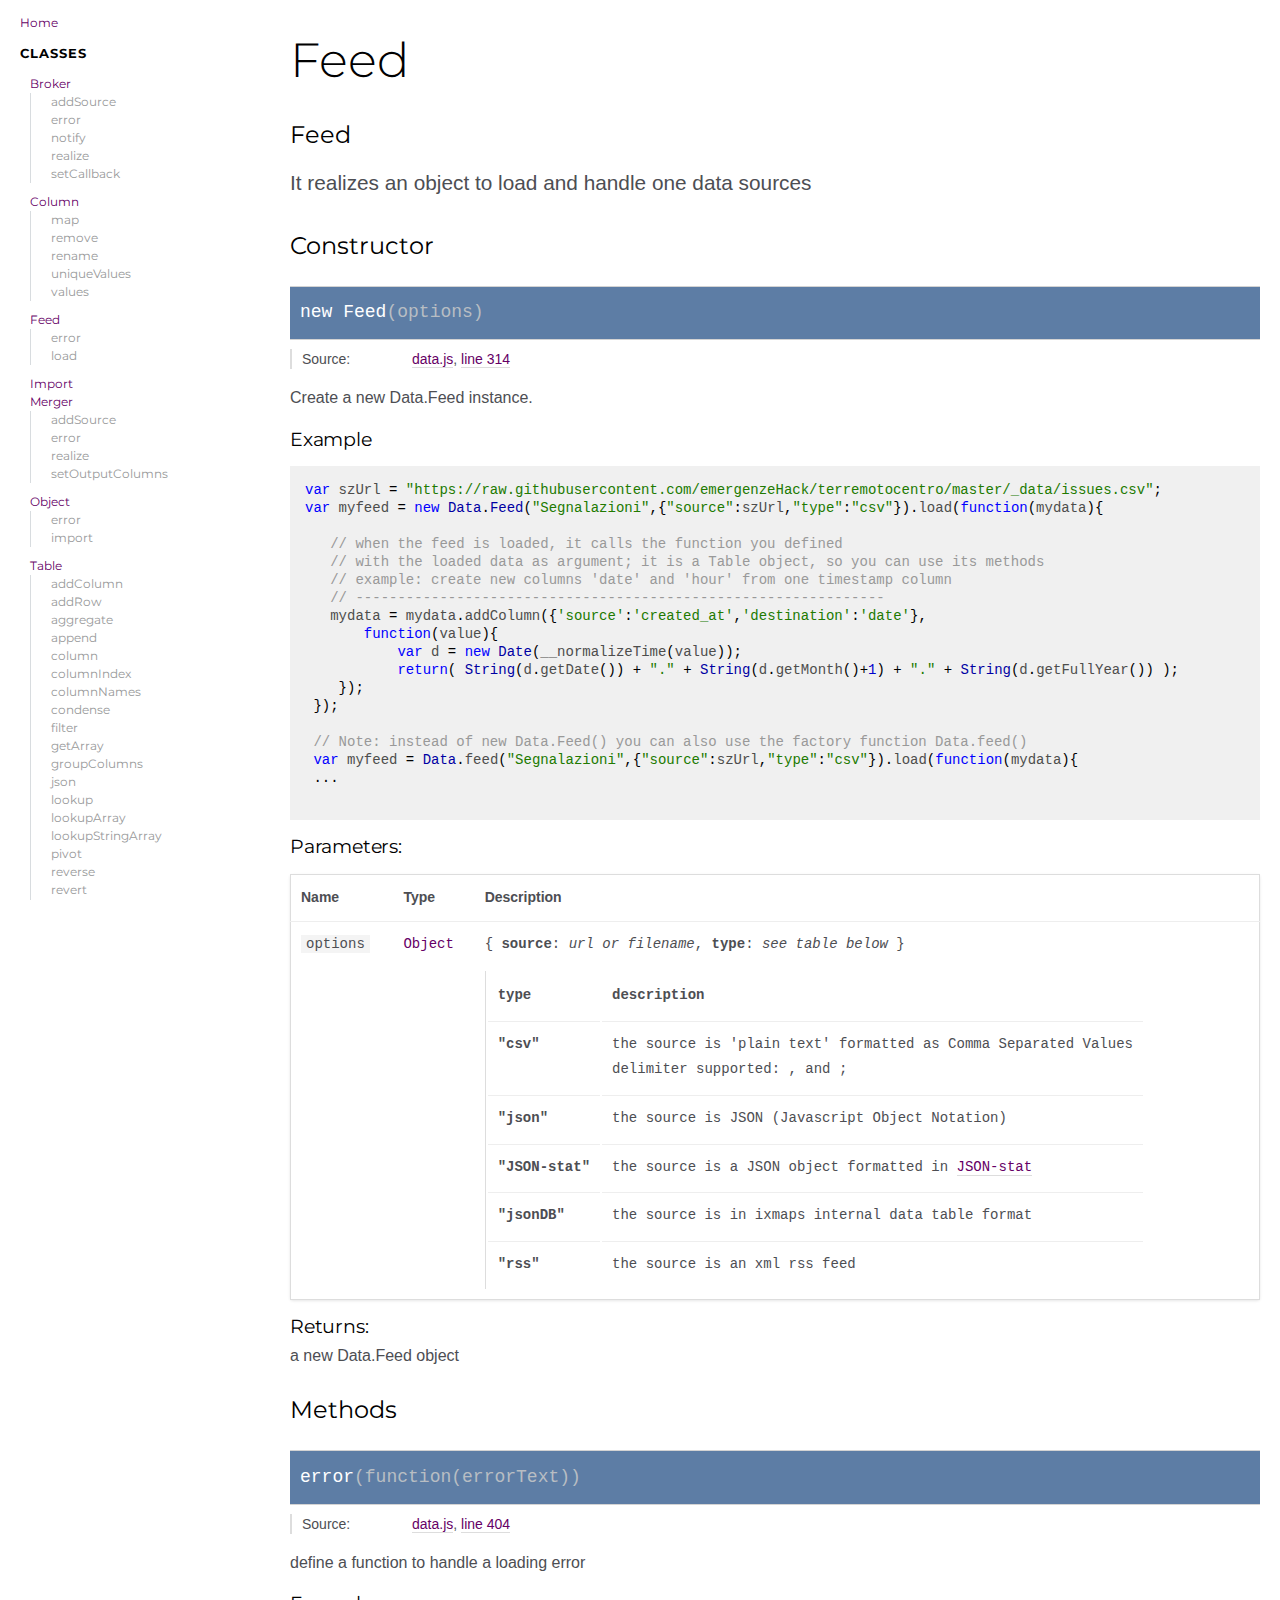
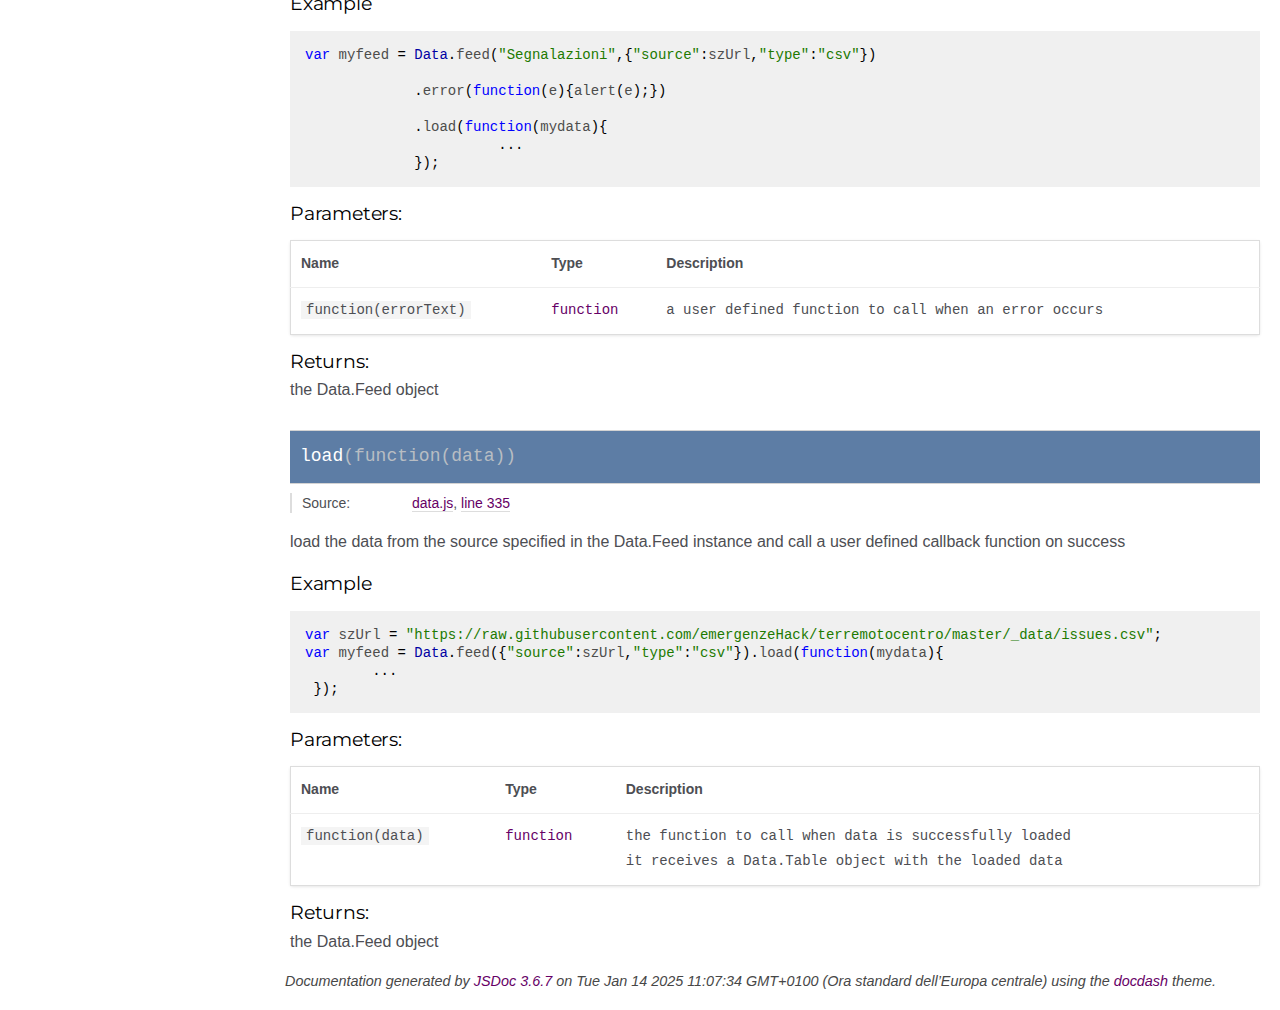
<file: docs/-_anonymous_-Data.Feed.html>
<!DOCTYPE html>
<html lang="en">
<head>
    <meta charset="utf-8">
    <title>Feed - Documentation</title>

    <script src="scripts/prettify/prettify.js"></script>
    <script src="scripts/prettify/lang-css.js"></script>
    <!--[if lt IE 9]>
      <script src="//html5shiv.googlecode.com/svn/trunk/html5.js"></script>
    <![endif]-->
    <link type="text/css" rel="stylesheet" href="styles/prettify.css">
    <link type="text/css" rel="stylesheet" href="styles/jsdoc.css">
</head>
<body>

<input type="checkbox" id="nav-trigger" class="nav-trigger" />
<label for="nav-trigger" class="navicon-button x">
  <div class="navicon"></div>
</label>

<label for="nav-trigger" class="overlay"></label>

<nav>
    <h2><a href="index.html">Home</a></h2><h3>Classes</h3><ul><li><a href="-_anonymous_-Data.Broker.html">Broker</a><ul class='methods'><li data-type='method'><a href="-_anonymous_-Data.Broker.html#addSource">addSource</a></li><li data-type='method'><a href="-_anonymous_-Data.Broker.html#error">error</a></li><li data-type='method'><a href="-_anonymous_-Data.Broker.html#notify">notify</a></li><li data-type='method'><a href="-_anonymous_-Data.Broker.html#realize">realize</a></li><li data-type='method'><a href="-_anonymous_-Data.Broker.html#setCallback">setCallback</a></li></ul></li><li><a href="-_anonymous_-Data.Column.html">Column</a><ul class='methods'><li data-type='method'><a href="-_anonymous_-Data.Column.html#map">map</a></li><li data-type='method'><a href="-_anonymous_-Data.Column.html#remove">remove</a></li><li data-type='method'><a href="-_anonymous_-Data.Column.html#rename">rename</a></li><li data-type='method'><a href="-_anonymous_-Data.Column.html#uniqueValues">uniqueValues</a></li><li data-type='method'><a href="-_anonymous_-Data.Column.html#values">values</a></li></ul></li><li><a href="-_anonymous_-Data.Feed.html">Feed</a><ul class='methods'><li data-type='method'><a href="-_anonymous_-Data.Feed.html#error">error</a></li><li data-type='method'><a href="-_anonymous_-Data.Feed.html#load">load</a></li></ul></li><li><a href="-_anonymous_-Data.Import.html">Import</a></li><li><a href="-_anonymous_-Data.Merger.html">Merger</a><ul class='methods'><li data-type='method'><a href="-_anonymous_-Data.Merger.html#addSource">addSource</a></li><li data-type='method'><a href="-_anonymous_-Data.Merger.html#error">error</a></li><li data-type='method'><a href="-_anonymous_-Data.Merger.html#realize">realize</a></li><li data-type='method'><a href="-_anonymous_-Data.Merger.html#setOutputColumns">setOutputColumns</a></li></ul></li><li><a href="-_anonymous_-Data.Object.html">Object</a><ul class='methods'><li data-type='method'><a href="-_anonymous_-Data.Object.html#error">error</a></li><li data-type='method'><a href="-_anonymous_-Data.Object.html#import">import</a></li></ul></li><li><a href="-_anonymous_-Data.Table.html">Table</a><ul class='methods'><li data-type='method'><a href="-_anonymous_-Data.Table.html#addColumn">addColumn</a></li><li data-type='method'><a href="-_anonymous_-Data.Table.html#addRow">addRow</a></li><li data-type='method'><a href="-_anonymous_-Data.Table.html#aggregate">aggregate</a></li><li data-type='method'><a href="-_anonymous_-Data.Table.html#append">append</a></li><li data-type='method'><a href="-_anonymous_-Data.Table.html#column">column</a></li><li data-type='method'><a href="-_anonymous_-Data.Table.html#columnIndex">columnIndex</a></li><li data-type='method'><a href="-_anonymous_-Data.Table.html#columnNames">columnNames</a></li><li data-type='method'><a href="-_anonymous_-Data.Table.html#condense">condense</a></li><li data-type='method'><a href="-_anonymous_-Data.Table.html#filter">filter</a></li><li data-type='method'><a href="-_anonymous_-Data.Table.html#getArray">getArray</a></li><li data-type='method'><a href="-_anonymous_-Data.Table.html#groupColumns">groupColumns</a></li><li data-type='method'><a href="-_anonymous_-Data.Table.html#json">json</a></li><li data-type='method'><a href="-_anonymous_-Data.Table.html#lookup">lookup</a></li><li data-type='method'><a href="-_anonymous_-Data.Table.html#lookupArray">lookupArray</a></li><li data-type='method'><a href="-_anonymous_-Data.Table.html#lookupStringArray">lookupStringArray</a></li><li data-type='method'><a href="-_anonymous_-Data.Table.html#pivot">pivot</a></li><li data-type='method'><a href="-_anonymous_-Data.Table.html#reverse">reverse</a></li><li data-type='method'><a href="-_anonymous_-Data.Table.html#revert">revert</a></li><li data-type='method'><a href="-_anonymous_-Data.Table.html#select">select</a></li><li data-type='method'><a href="-_anonymous_-Data.Table.html#setArray">setArray</a></li><li data-type='method'><a href="-_anonymous_-Data.Table.html#sort">sort</a></li><li data-type='method'><a href="-_anonymous_-Data.Table.html#subtable">subtable</a></li></ul></li></ul><h3>Global</h3><ul><li><a href="global.html#getData">getData</a></li><li><a href="global.html#parseDefinition">parseDefinition</a></li><li><a href="global.html#setData">setData</a></li></ul>
</nav>

<div id="main">
    
    <h1 class="page-title">Feed</h1>
    

    




<section>

<header>
    
        <h2>
        Feed
        </h2>
        
            <div class="class-description">It realizes an object to load and handle one data sources</div>
        
    
</header>

<article>
    <div class="container-overview">
    
        

    
    <h2>Constructor</h2>
    

    <h4 class="name" id="Feed"><span class="type-signature"></span>new Feed<span class="signature">(options)</span><span class="type-signature"></span></h4>

    




<dl class="details">

    
    <dt class="tag-source">Source:</dt>
    <dd class="tag-source"><ul class="dummy"><li>
        <a href="data.js.html">data.js</a>, <a href="data.js.html#line314">line 314</a>
    </li></ul></dd>
    

    

    

    

    

    

    

    

    

    

    

    

    

    

    

    
</dl>





<div class="description">
    Create a new Data.Feed instance.
</div>









    <h5>Example</h5>
    
    <pre class="prettyprint"><code>var szUrl = "https://raw.githubusercontent.com/emergenzeHack/terremotocentro/master/_data/issues.csv";
var myfeed = new Data.Feed("Segnalazioni",{"source":szUrl,"type":"csv"}).load(function(mydata){
	
   // when the feed is loaded, it calls the function you defined
   // with the loaded data as argument; it is a Table object, so you can use its methods
   // example: create new columns 'date' and 'hour' from one timestamp column
   // ---------------------------------------------------------------
   mydata = mydata.addColumn({'source':'created_at','destination':'date'},
       function(value){
           var d = new Date(__normalizeTime(value));
           return( String(d.getDate()) + "." + String(d.getMonth()+1) + "." + String(d.getFullYear()) );
    });
 });

 // Note: instead of new Data.Feed() you can also use the factory function Data.feed()
 var myfeed = Data.feed("Segnalazioni",{"source":szUrl,"type":"csv"}).load(function(mydata){
 ...
    </code></pre>




    <h5>Parameters:</h5>
    

<table class="params">
    <thead>
    <tr>
        
        <th>Name</th>
        

        <th>Type</th>

        

        

        <th class="last">Description</th>
    </tr>
    </thead>

    <tbody>
    

        <tr>
            
                <td class="name"><code>options</code></td>
            

            <td class="type">
            
                
<span class="param-type">Object</span>


            
            </td>

            

            

            <td class="description last"><p>{ <b>source</b>: <em>url or filename</em>,
                               <b>type</b>: <em>see table below</em> }</p>
								   <table border='0' style='border-left: 1px solid #ddd;'>	
								   <tr><th>type</th><th>description</th></tr>
								   <tr><td><b>"csv"</b></td><td>the source is 'plain text' formatted as Comma Separated Values<br>delimiter supported: , and ;</td></tr>
								   <tr><td><b>"json"</b></td><td>the source is JSON (Javascript Object Notation)</td></tr>
								   <tr><td><b>"JSON-stat"</b></td><td>the source is a JSON object formatted in <a href="https://json-stat.org/JSON-stat" target="_blank">JSON-stat</a></td></tr>
								   <tr><td><b>"jsonDB"</b></td><td>the source is in ixmaps internal data table format</td></tr>
								   <tr><td><b>"rss"</b></td><td>the source is an xml rss feed</td></tr>
								   </table></td>
        </tr>

    
    </tbody>
</table>














<h5>Returns:</h5>

        
<div class="param-desc">
    a new Data.Feed object
</div>



    


    
    </div>

    

    

    

     

    

    

    
        <h3 class="subsection-title">Methods</h3>

        
            

    

    <h4 class="name" id="error"><span class="type-signature"></span>error<span class="signature">(function(errorText))</span><span class="type-signature"></span></h4>

    




<dl class="details">

    
    <dt class="tag-source">Source:</dt>
    <dd class="tag-source"><ul class="dummy"><li>
        <a href="data.js.html">data.js</a>, <a href="data.js.html#line404">line 404</a>
    </li></ul></dd>
    

    

    

    

    

    

    

    

    

    

    

    

    

    

    

    
</dl>





<div class="description">
    define a function to handle a loading error
</div>









    <h5>Example</h5>
    
    <pre class="prettyprint"><code>var myfeed = Data.feed("Segnalazioni",{"source":szUrl,"type":"csv"})

             .error(function(e){alert(e);})

             .load(function(mydata){
	               ...
             });</code></pre>




    <h5>Parameters:</h5>
    

<table class="params">
    <thead>
    <tr>
        
        <th>Name</th>
        

        <th>Type</th>

        

        

        <th class="last">Description</th>
    </tr>
    </thead>

    <tbody>
    

        <tr>
            
                <td class="name"><code>function(errorText)</code></td>
            

            <td class="type">
            
                
<span class="param-type">function</span>


            
            </td>

            

            

            <td class="description last">a user defined function to call when an error occurs</td>
        </tr>

    
    </tbody>
</table>














<h5>Returns:</h5>

        
<div class="param-desc">
    the Data.Feed object
</div>



    


        
            

    

    <h4 class="name" id="load"><span class="type-signature"></span>load<span class="signature">(function(data))</span><span class="type-signature"></span></h4>

    




<dl class="details">

    
    <dt class="tag-source">Source:</dt>
    <dd class="tag-source"><ul class="dummy"><li>
        <a href="data.js.html">data.js</a>, <a href="data.js.html#line335">line 335</a>
    </li></ul></dd>
    

    

    

    

    

    

    

    

    

    

    

    

    

    

    

    
</dl>





<div class="description">
    load the data from the source specified in the Data.Feed instance and call a user defined callback function on success
</div>









    <h5>Example</h5>
    
    <pre class="prettyprint"><code>var szUrl = "https://raw.githubusercontent.com/emergenzeHack/terremotocentro/master/_data/issues.csv";
var myfeed = Data.feed({"source":szUrl,"type":"csv"}).load(function(mydata){
	...
 });</code></pre>




    <h5>Parameters:</h5>
    

<table class="params">
    <thead>
    <tr>
        
        <th>Name</th>
        

        <th>Type</th>

        

        

        <th class="last">Description</th>
    </tr>
    </thead>

    <tbody>
    

        <tr>
            
                <td class="name"><code>function(data)</code></td>
            

            <td class="type">
            
                
<span class="param-type">function</span>


            
            </td>

            

            

            <td class="description last">the function to call when data is successfully loaded<br> it receives a Data.Table object with the loaded data</td>
        </tr>

    
    </tbody>
</table>














<h5>Returns:</h5>

        
<div class="param-desc">
    the Data.Feed object
</div>



    


        
    

    

    
</article>

</section>




</div>

<br class="clear">

<footer>
    Documentation generated by <a href="https://github.com/jsdoc3/jsdoc">JSDoc 3.6.7</a> on Tue Jan 14 2025 11:07:34 GMT+0100 (Ora standard dell’Europa centrale) using the <a href="https://github.com/clenemt/docdash">docdash</a> theme.
</footer>

<script>prettyPrint();</script>
<script src="scripts/linenumber.js"></script>
</body>
</html>
</file>
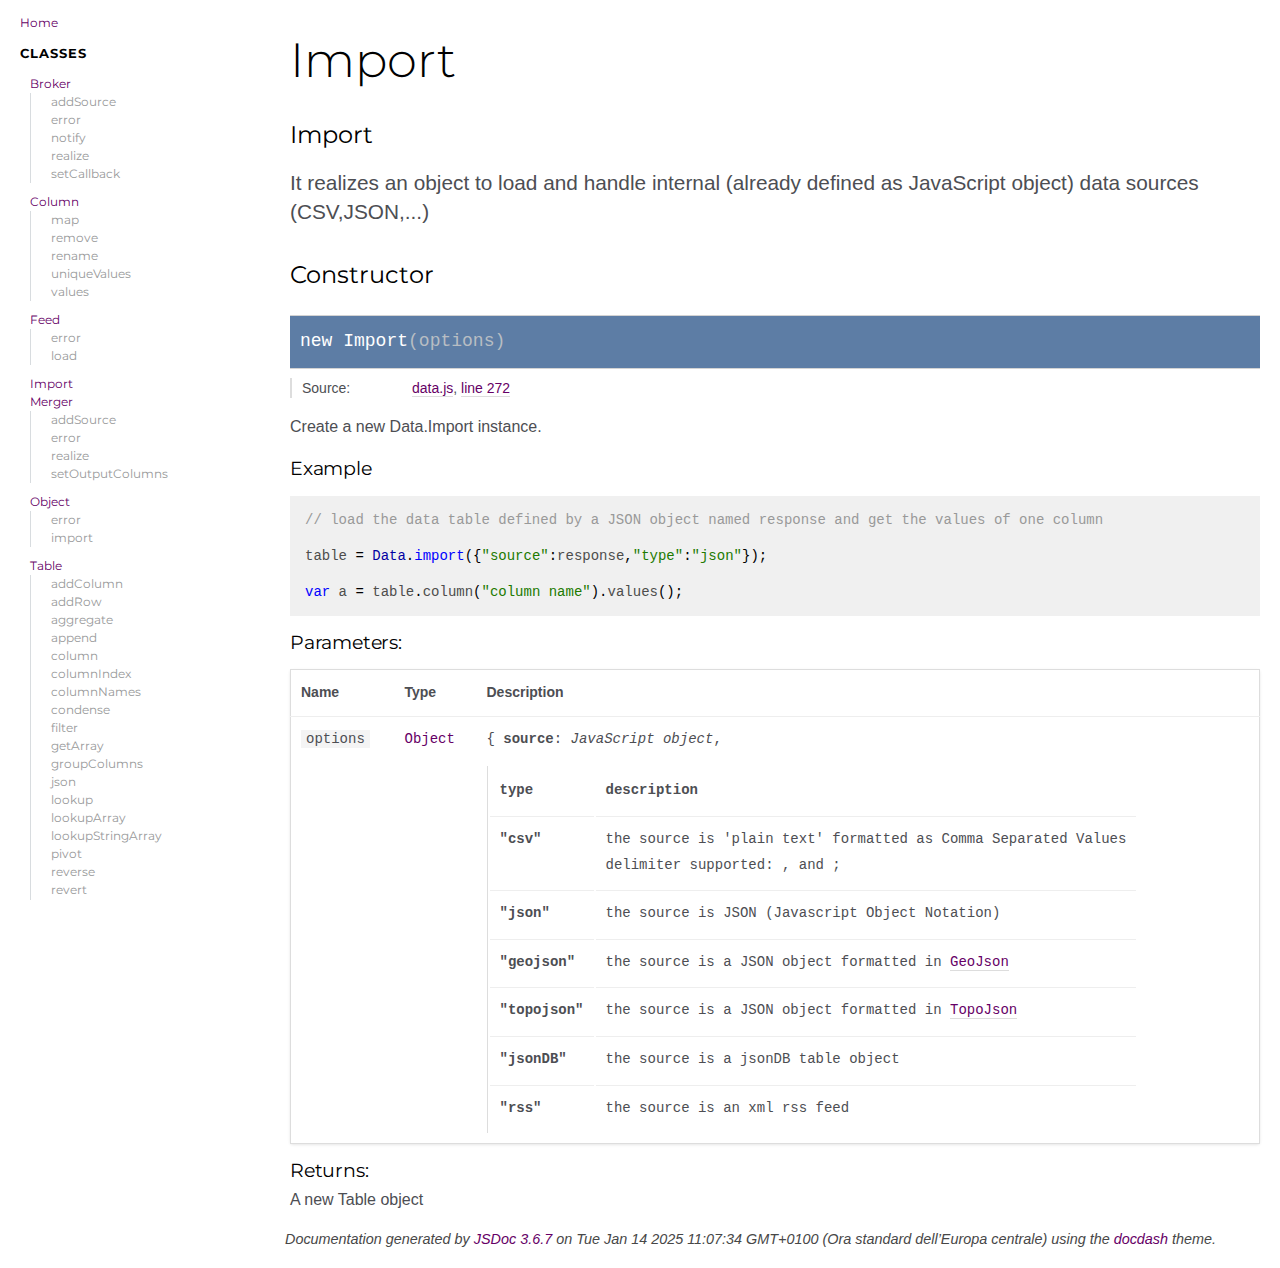
<file: docs/-_anonymous_-Data.Import.html>
<!DOCTYPE html>
<html lang="en">
<head>
    <meta charset="utf-8">
    <title>Import - Documentation</title>

    <script src="scripts/prettify/prettify.js"></script>
    <script src="scripts/prettify/lang-css.js"></script>
    <!--[if lt IE 9]>
      <script src="//html5shiv.googlecode.com/svn/trunk/html5.js"></script>
    <![endif]-->
    <link type="text/css" rel="stylesheet" href="styles/prettify.css">
    <link type="text/css" rel="stylesheet" href="styles/jsdoc.css">
</head>
<body>

<input type="checkbox" id="nav-trigger" class="nav-trigger" />
<label for="nav-trigger" class="navicon-button x">
  <div class="navicon"></div>
</label>

<label for="nav-trigger" class="overlay"></label>

<nav>
    <h2><a href="index.html">Home</a></h2><h3>Classes</h3><ul><li><a href="-_anonymous_-Data.Broker.html">Broker</a><ul class='methods'><li data-type='method'><a href="-_anonymous_-Data.Broker.html#addSource">addSource</a></li><li data-type='method'><a href="-_anonymous_-Data.Broker.html#error">error</a></li><li data-type='method'><a href="-_anonymous_-Data.Broker.html#notify">notify</a></li><li data-type='method'><a href="-_anonymous_-Data.Broker.html#realize">realize</a></li><li data-type='method'><a href="-_anonymous_-Data.Broker.html#setCallback">setCallback</a></li></ul></li><li><a href="-_anonymous_-Data.Column.html">Column</a><ul class='methods'><li data-type='method'><a href="-_anonymous_-Data.Column.html#map">map</a></li><li data-type='method'><a href="-_anonymous_-Data.Column.html#remove">remove</a></li><li data-type='method'><a href="-_anonymous_-Data.Column.html#rename">rename</a></li><li data-type='method'><a href="-_anonymous_-Data.Column.html#uniqueValues">uniqueValues</a></li><li data-type='method'><a href="-_anonymous_-Data.Column.html#values">values</a></li></ul></li><li><a href="-_anonymous_-Data.Feed.html">Feed</a><ul class='methods'><li data-type='method'><a href="-_anonymous_-Data.Feed.html#error">error</a></li><li data-type='method'><a href="-_anonymous_-Data.Feed.html#load">load</a></li></ul></li><li><a href="-_anonymous_-Data.Import.html">Import</a></li><li><a href="-_anonymous_-Data.Merger.html">Merger</a><ul class='methods'><li data-type='method'><a href="-_anonymous_-Data.Merger.html#addSource">addSource</a></li><li data-type='method'><a href="-_anonymous_-Data.Merger.html#error">error</a></li><li data-type='method'><a href="-_anonymous_-Data.Merger.html#realize">realize</a></li><li data-type='method'><a href="-_anonymous_-Data.Merger.html#setOutputColumns">setOutputColumns</a></li></ul></li><li><a href="-_anonymous_-Data.Object.html">Object</a><ul class='methods'><li data-type='method'><a href="-_anonymous_-Data.Object.html#error">error</a></li><li data-type='method'><a href="-_anonymous_-Data.Object.html#import">import</a></li></ul></li><li><a href="-_anonymous_-Data.Table.html">Table</a><ul class='methods'><li data-type='method'><a href="-_anonymous_-Data.Table.html#addColumn">addColumn</a></li><li data-type='method'><a href="-_anonymous_-Data.Table.html#addRow">addRow</a></li><li data-type='method'><a href="-_anonymous_-Data.Table.html#aggregate">aggregate</a></li><li data-type='method'><a href="-_anonymous_-Data.Table.html#append">append</a></li><li data-type='method'><a href="-_anonymous_-Data.Table.html#column">column</a></li><li data-type='method'><a href="-_anonymous_-Data.Table.html#columnIndex">columnIndex</a></li><li data-type='method'><a href="-_anonymous_-Data.Table.html#columnNames">columnNames</a></li><li data-type='method'><a href="-_anonymous_-Data.Table.html#condense">condense</a></li><li data-type='method'><a href="-_anonymous_-Data.Table.html#filter">filter</a></li><li data-type='method'><a href="-_anonymous_-Data.Table.html#getArray">getArray</a></li><li data-type='method'><a href="-_anonymous_-Data.Table.html#groupColumns">groupColumns</a></li><li data-type='method'><a href="-_anonymous_-Data.Table.html#json">json</a></li><li data-type='method'><a href="-_anonymous_-Data.Table.html#lookup">lookup</a></li><li data-type='method'><a href="-_anonymous_-Data.Table.html#lookupArray">lookupArray</a></li><li data-type='method'><a href="-_anonymous_-Data.Table.html#lookupStringArray">lookupStringArray</a></li><li data-type='method'><a href="-_anonymous_-Data.Table.html#pivot">pivot</a></li><li data-type='method'><a href="-_anonymous_-Data.Table.html#reverse">reverse</a></li><li data-type='method'><a href="-_anonymous_-Data.Table.html#revert">revert</a></li><li data-type='method'><a href="-_anonymous_-Data.Table.html#select">select</a></li><li data-type='method'><a href="-_anonymous_-Data.Table.html#setArray">setArray</a></li><li data-type='method'><a href="-_anonymous_-Data.Table.html#sort">sort</a></li><li data-type='method'><a href="-_anonymous_-Data.Table.html#subtable">subtable</a></li></ul></li></ul><h3>Global</h3><ul><li><a href="global.html#getData">getData</a></li><li><a href="global.html#parseDefinition">parseDefinition</a></li><li><a href="global.html#setData">setData</a></li></ul>
</nav>

<div id="main">
    
    <h1 class="page-title">Import</h1>
    

    




<section>

<header>
    
        <h2>
        Import
        </h2>
        
            <div class="class-description">It realizes an object to load and handle internal (already defined as JavaScript object) data sources (CSV,JSON,...)</div>
        
    
</header>

<article>
    <div class="container-overview">
    
        

    
    <h2>Constructor</h2>
    

    <h4 class="name" id="Import"><span class="type-signature"></span>new Import<span class="signature">(options)</span><span class="type-signature"></span></h4>

    




<dl class="details">

    
    <dt class="tag-source">Source:</dt>
    <dd class="tag-source"><ul class="dummy"><li>
        <a href="data.js.html">data.js</a>, <a href="data.js.html#line272">line 272</a>
    </li></ul></dd>
    

    

    

    

    

    

    

    

    

    

    

    

    

    

    

    
</dl>





<div class="description">
    Create a new Data.Import instance.
</div>









    <h5>Example</h5>
    
    <pre class="prettyprint"><code>// load the data table defined by a JSON object named response and get the values of one column 

table = Data.import({"source":response,"type":"json"});

var a = table.column("column name").values();</code></pre>




    <h5>Parameters:</h5>
    

<table class="params">
    <thead>
    <tr>
        
        <th>Name</th>
        

        <th>Type</th>

        

        

        <th class="last">Description</th>
    </tr>
    </thead>

    <tbody>
    

        <tr>
            
                <td class="name"><code>options</code></td>
            

            <td class="type">
            
                
<span class="param-type">Object</span>


            
            </td>

            

            

            <td class="description last"><p>{ <b>source</b>: <em>JavaScript object</em>,
								   <table border='0' style='border-left: 1px solid #ddd;'>	
								   <tr><th>type</th><th>description</th></tr>
								   <tr><td><b>"csv"</b></td><td>the source is 'plain text' formatted as Comma Separated Values<br>delimiter supported: , and ;</td></tr>
								   <tr><td><b>"json"</b></td><td>the source is JSON (Javascript Object Notation)</td></tr>
								   <tr><td><b>"geojson"</b></td><td>the source is a JSON object formatted in <a href="https://geojson.org/" target="_blank">GeoJson</a></td></tr>
								   <tr><td><b>"topojson"</b></td><td>the source is a JSON object formatted in <a href="https://github.com/topojson/topojson" target="_blank">TopoJson</a></td></tr>
								   <tr><td><b>"jsonDB"</b></td><td>the source is a jsonDB table object</td></tr>
								   <tr><td><b>"rss"</b></td><td>the source is an xml rss feed</td></tr>
								   </table></td>
        </tr>

    
    </tbody>
</table>














<h5>Returns:</h5>

        
<div class="param-desc">
    A new Table object
</div>



    


    
    </div>

    

    

    

     

    

    

    

    

    
</article>

</section>




</div>

<br class="clear">

<footer>
    Documentation generated by <a href="https://github.com/jsdoc3/jsdoc">JSDoc 3.6.7</a> on Tue Jan 14 2025 11:07:34 GMT+0100 (Ora standard dell’Europa centrale) using the <a href="https://github.com/clenemt/docdash">docdash</a> theme.
</footer>

<script>prettyPrint();</script>
<script src="scripts/linenumber.js"></script>
</body>
</html>
</file>
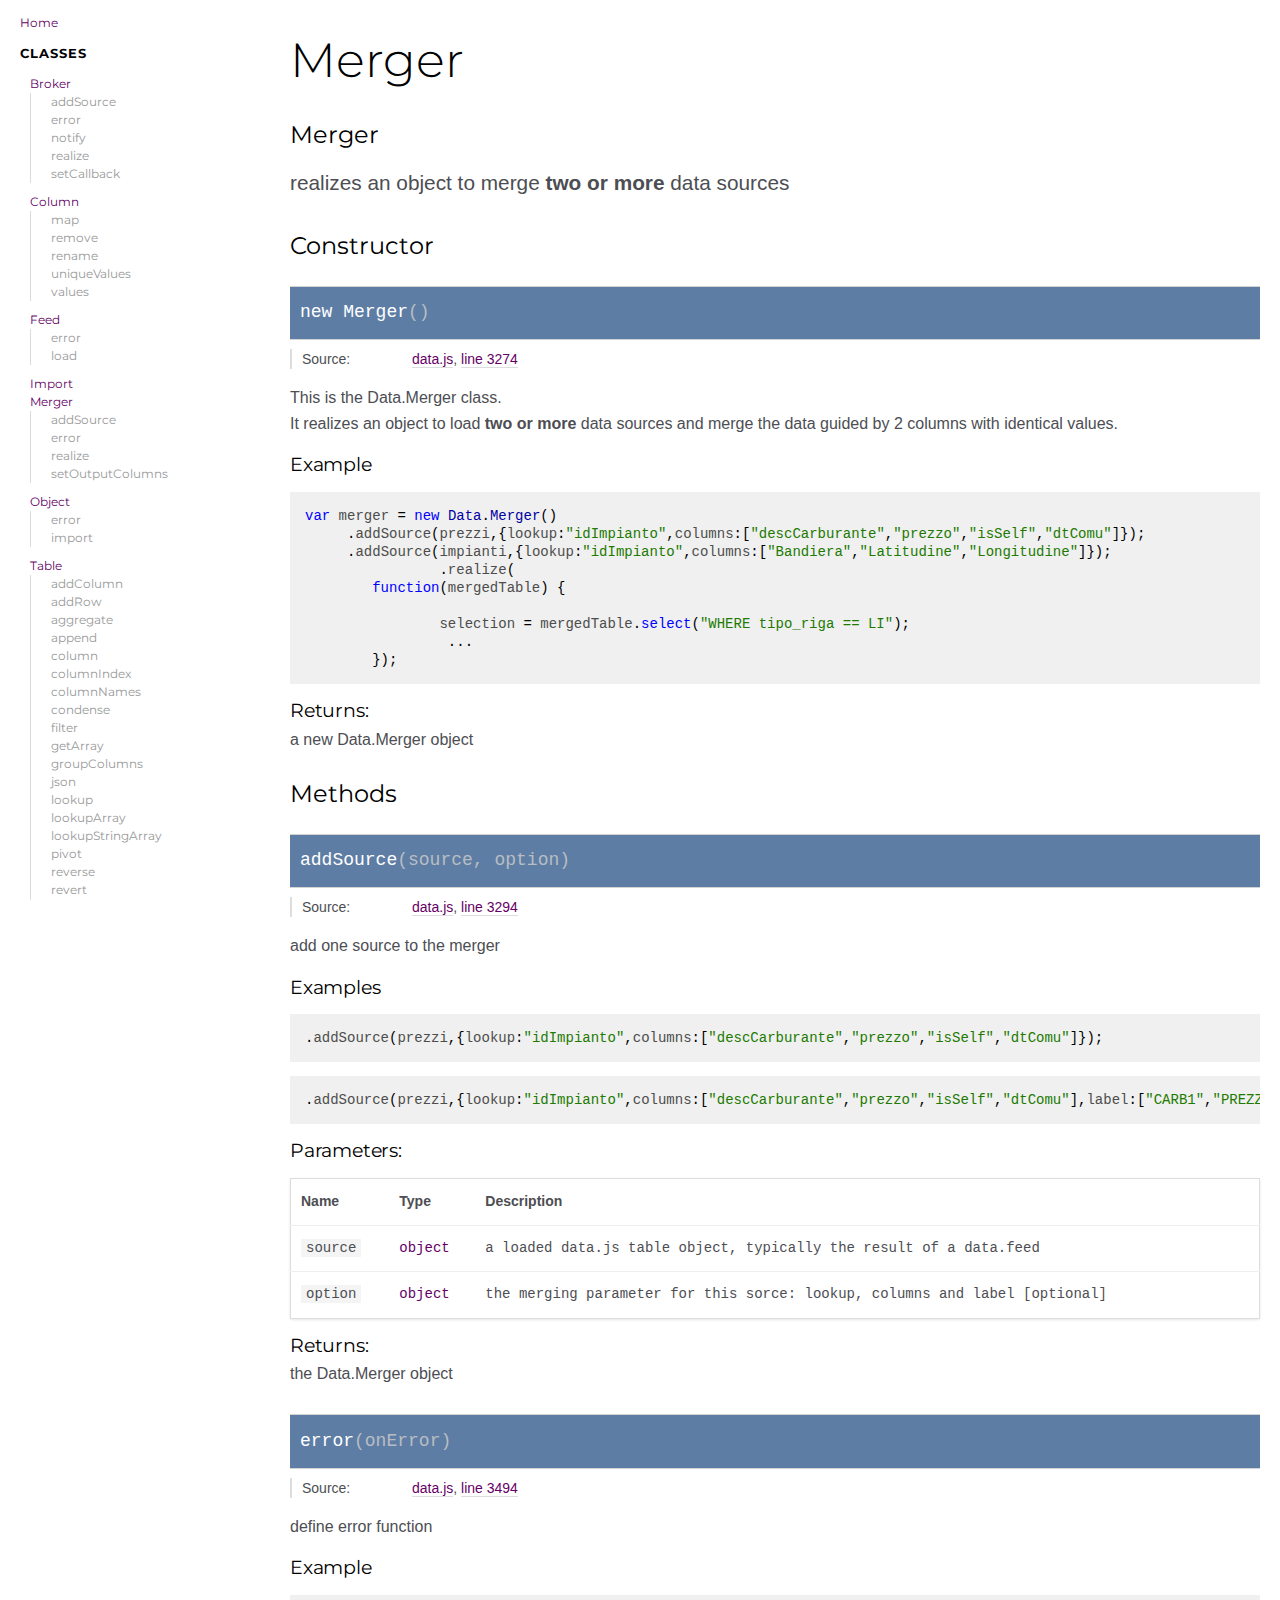
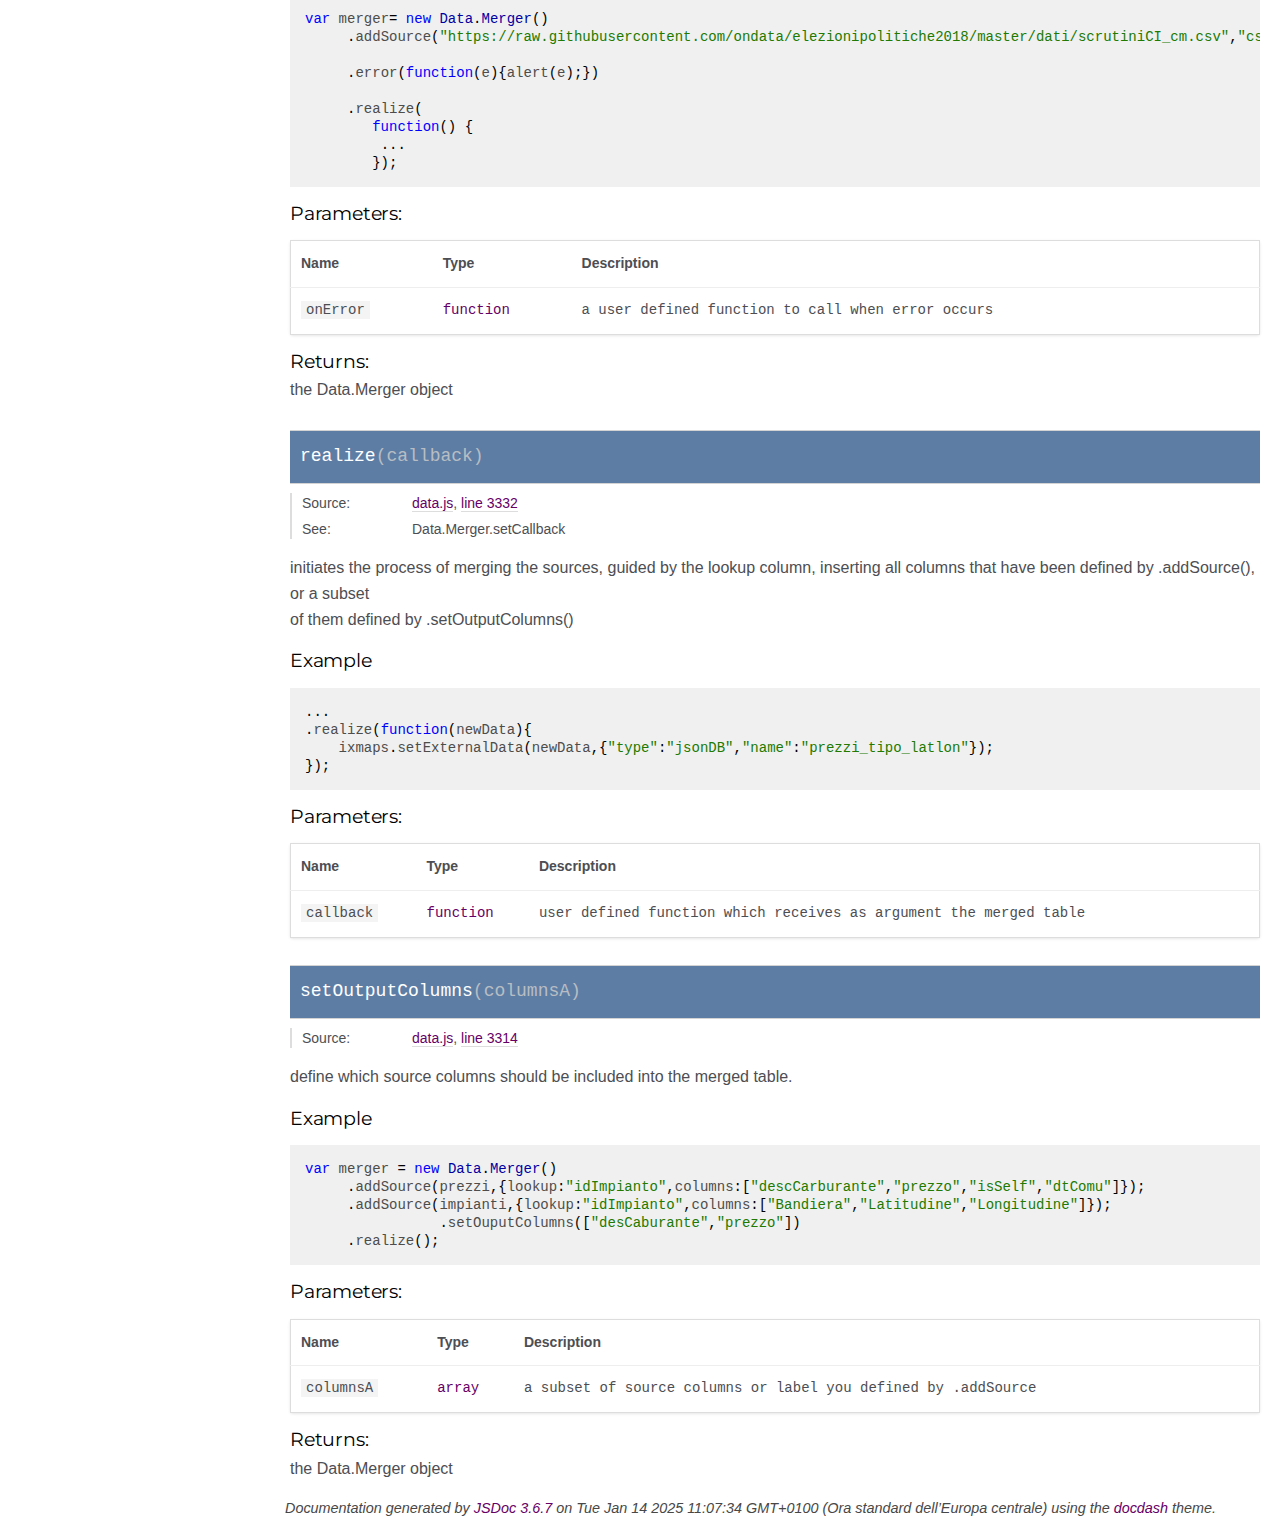
<file: docs/-_anonymous_-Data.Merger.html>
<!DOCTYPE html>
<html lang="en">
<head>
    <meta charset="utf-8">
    <title>Merger - Documentation</title>

    <script src="scripts/prettify/prettify.js"></script>
    <script src="scripts/prettify/lang-css.js"></script>
    <!--[if lt IE 9]>
      <script src="//html5shiv.googlecode.com/svn/trunk/html5.js"></script>
    <![endif]-->
    <link type="text/css" rel="stylesheet" href="styles/prettify.css">
    <link type="text/css" rel="stylesheet" href="styles/jsdoc.css">
</head>
<body>

<input type="checkbox" id="nav-trigger" class="nav-trigger" />
<label for="nav-trigger" class="navicon-button x">
  <div class="navicon"></div>
</label>

<label for="nav-trigger" class="overlay"></label>

<nav>
    <h2><a href="index.html">Home</a></h2><h3>Classes</h3><ul><li><a href="-_anonymous_-Data.Broker.html">Broker</a><ul class='methods'><li data-type='method'><a href="-_anonymous_-Data.Broker.html#addSource">addSource</a></li><li data-type='method'><a href="-_anonymous_-Data.Broker.html#error">error</a></li><li data-type='method'><a href="-_anonymous_-Data.Broker.html#notify">notify</a></li><li data-type='method'><a href="-_anonymous_-Data.Broker.html#realize">realize</a></li><li data-type='method'><a href="-_anonymous_-Data.Broker.html#setCallback">setCallback</a></li></ul></li><li><a href="-_anonymous_-Data.Column.html">Column</a><ul class='methods'><li data-type='method'><a href="-_anonymous_-Data.Column.html#map">map</a></li><li data-type='method'><a href="-_anonymous_-Data.Column.html#remove">remove</a></li><li data-type='method'><a href="-_anonymous_-Data.Column.html#rename">rename</a></li><li data-type='method'><a href="-_anonymous_-Data.Column.html#uniqueValues">uniqueValues</a></li><li data-type='method'><a href="-_anonymous_-Data.Column.html#values">values</a></li></ul></li><li><a href="-_anonymous_-Data.Feed.html">Feed</a><ul class='methods'><li data-type='method'><a href="-_anonymous_-Data.Feed.html#error">error</a></li><li data-type='method'><a href="-_anonymous_-Data.Feed.html#load">load</a></li></ul></li><li><a href="-_anonymous_-Data.Import.html">Import</a></li><li><a href="-_anonymous_-Data.Merger.html">Merger</a><ul class='methods'><li data-type='method'><a href="-_anonymous_-Data.Merger.html#addSource">addSource</a></li><li data-type='method'><a href="-_anonymous_-Data.Merger.html#error">error</a></li><li data-type='method'><a href="-_anonymous_-Data.Merger.html#realize">realize</a></li><li data-type='method'><a href="-_anonymous_-Data.Merger.html#setOutputColumns">setOutputColumns</a></li></ul></li><li><a href="-_anonymous_-Data.Object.html">Object</a><ul class='methods'><li data-type='method'><a href="-_anonymous_-Data.Object.html#error">error</a></li><li data-type='method'><a href="-_anonymous_-Data.Object.html#import">import</a></li></ul></li><li><a href="-_anonymous_-Data.Table.html">Table</a><ul class='methods'><li data-type='method'><a href="-_anonymous_-Data.Table.html#addColumn">addColumn</a></li><li data-type='method'><a href="-_anonymous_-Data.Table.html#addRow">addRow</a></li><li data-type='method'><a href="-_anonymous_-Data.Table.html#aggregate">aggregate</a></li><li data-type='method'><a href="-_anonymous_-Data.Table.html#append">append</a></li><li data-type='method'><a href="-_anonymous_-Data.Table.html#column">column</a></li><li data-type='method'><a href="-_anonymous_-Data.Table.html#columnIndex">columnIndex</a></li><li data-type='method'><a href="-_anonymous_-Data.Table.html#columnNames">columnNames</a></li><li data-type='method'><a href="-_anonymous_-Data.Table.html#condense">condense</a></li><li data-type='method'><a href="-_anonymous_-Data.Table.html#filter">filter</a></li><li data-type='method'><a href="-_anonymous_-Data.Table.html#getArray">getArray</a></li><li data-type='method'><a href="-_anonymous_-Data.Table.html#groupColumns">groupColumns</a></li><li data-type='method'><a href="-_anonymous_-Data.Table.html#json">json</a></li><li data-type='method'><a href="-_anonymous_-Data.Table.html#lookup">lookup</a></li><li data-type='method'><a href="-_anonymous_-Data.Table.html#lookupArray">lookupArray</a></li><li data-type='method'><a href="-_anonymous_-Data.Table.html#lookupStringArray">lookupStringArray</a></li><li data-type='method'><a href="-_anonymous_-Data.Table.html#pivot">pivot</a></li><li data-type='method'><a href="-_anonymous_-Data.Table.html#reverse">reverse</a></li><li data-type='method'><a href="-_anonymous_-Data.Table.html#revert">revert</a></li><li data-type='method'><a href="-_anonymous_-Data.Table.html#select">select</a></li><li data-type='method'><a href="-_anonymous_-Data.Table.html#setArray">setArray</a></li><li data-type='method'><a href="-_anonymous_-Data.Table.html#sort">sort</a></li><li data-type='method'><a href="-_anonymous_-Data.Table.html#subtable">subtable</a></li></ul></li></ul><h3>Global</h3><ul><li><a href="global.html#getData">getData</a></li><li><a href="global.html#parseDefinition">parseDefinition</a></li><li><a href="global.html#setData">setData</a></li></ul>
</nav>

<div id="main">
    
    <h1 class="page-title">Merger</h1>
    

    




<section>

<header>
    
        <h2>
        Merger
        </h2>
        
            <div class="class-description">realizes an object to merge <b>two or more</b> data sources</div>
        
    
</header>

<article>
    <div class="container-overview">
    
        

    
    <h2>Constructor</h2>
    

    <h4 class="name" id="Merger"><span class="type-signature"></span>new Merger<span class="signature">()</span><span class="type-signature"></span></h4>

    




<dl class="details">

    
    <dt class="tag-source">Source:</dt>
    <dd class="tag-source"><ul class="dummy"><li>
        <a href="data.js.html">data.js</a>, <a href="data.js.html#line3274">line 3274</a>
    </li></ul></dd>
    

    

    

    

    

    

    

    

    

    

    

    

    

    

    

    
</dl>





<div class="description">
    This is the Data.Merger class.  
<br>
It realizes an object to load <b>two or more</b> data sources 
and merge the data guided by 2 columns with identical values.<br>
</div>









    <h5>Example</h5>
    
    <pre class="prettyprint"><code>var merger = new Data.Merger()
     .addSource(prezzi,{lookup:"idImpianto",columns:["descCarburante","prezzo","isSelf","dtComu"]});
     .addSource(impianti,{lookup:"idImpianto",columns:["Bandiera","Latitudine","Longitudine"]});
		.realize(
	function(mergedTable) {

		selection = mergedTable.select("WHERE tipo_riga == LI");
		 ...
	});</code></pre>
















<h5>Returns:</h5>

        
<div class="param-desc">
    a new Data.Merger object
</div>



    


    
    </div>

    

    

    

     

    

    

    
        <h3 class="subsection-title">Methods</h3>

        
            

    

    <h4 class="name" id="addSource"><span class="type-signature"></span>addSource<span class="signature">(source, option)</span><span class="type-signature"></span></h4>

    




<dl class="details">

    
    <dt class="tag-source">Source:</dt>
    <dd class="tag-source"><ul class="dummy"><li>
        <a href="data.js.html">data.js</a>, <a href="data.js.html#line3294">line 3294</a>
    </li></ul></dd>
    

    

    

    

    

    

    

    

    

    

    

    

    

    

    

    
</dl>





<div class="description">
    add one source to the merger
</div>









    <h5>Examples</h5>
    
    <pre class="prettyprint"><code>.addSource(prezzi,{lookup:"idImpianto",columns:["descCarburante","prezzo","isSelf","dtComu"]});</code></pre>

    <pre class="prettyprint"><code>.addSource(prezzi,{lookup:"idImpianto",columns:["descCarburante","prezzo","isSelf","dtComu"],label:["CARB1","PREZZO","SELF","COM"]});</code></pre>




    <h5>Parameters:</h5>
    

<table class="params">
    <thead>
    <tr>
        
        <th>Name</th>
        

        <th>Type</th>

        

        

        <th class="last">Description</th>
    </tr>
    </thead>

    <tbody>
    

        <tr>
            
                <td class="name"><code>source</code></td>
            

            <td class="type">
            
                
<span class="param-type">object</span>


            
            </td>

            

            

            <td class="description last">a loaded data.js table object, typically the result of a data.feed</td>
        </tr>

    

        <tr>
            
                <td class="name"><code>option</code></td>
            

            <td class="type">
            
                
<span class="param-type">object</span>


            
            </td>

            

            

            <td class="description last">the merging parameter for this sorce: lookup, columns and label [optional]</td>
        </tr>

    
    </tbody>
</table>














<h5>Returns:</h5>

        
<div class="param-desc">
    the Data.Merger object
</div>



    


        
            

    

    <h4 class="name" id="error"><span class="type-signature"></span>error<span class="signature">(onError)</span><span class="type-signature"></span></h4>

    




<dl class="details">

    
    <dt class="tag-source">Source:</dt>
    <dd class="tag-source"><ul class="dummy"><li>
        <a href="data.js.html">data.js</a>, <a href="data.js.html#line3494">line 3494</a>
    </li></ul></dd>
    

    

    

    

    

    

    

    

    

    

    

    

    

    

    

    
</dl>





<div class="description">
    define error function
</div>









    <h5>Example</h5>
    
    <pre class="prettyprint"><code>var merger= new Data.Merger()
     .addSource("https://raw.githubusercontent.com/ondata/elezionipolitiche2018/master/dati/scrutiniCI_cm.csv","csv")

     .error(function(e){alert(e);})

     .realize(
	function() {
         ...
	});</code></pre>




    <h5>Parameters:</h5>
    

<table class="params">
    <thead>
    <tr>
        
        <th>Name</th>
        

        <th>Type</th>

        

        

        <th class="last">Description</th>
    </tr>
    </thead>

    <tbody>
    

        <tr>
            
                <td class="name"><code>onError</code></td>
            

            <td class="type">
            
                
<span class="param-type">function</span>


            
            </td>

            

            

            <td class="description last">a user defined function to call when error occurs</td>
        </tr>

    
    </tbody>
</table>














<h5>Returns:</h5>

        
<div class="param-desc">
    the Data.Merger object
</div>



    


        
            

    

    <h4 class="name" id="realize"><span class="type-signature"></span>realize<span class="signature">(callback)</span><span class="type-signature"></span></h4>

    




<dl class="details">

    
    <dt class="tag-source">Source:</dt>
    <dd class="tag-source"><ul class="dummy"><li>
        <a href="data.js.html">data.js</a>, <a href="data.js.html#line3332">line 3332</a>
    </li></ul></dd>
    

    

    

    

    

    

    

    

    

    

    

    

    

    

    
    <dt class="tag-see">See:</dt>
    <dd class="tag-see">
        <ul>
            <li>Data.Merger.setCallback</li>
        </ul>
    </dd>
    

    
</dl>





<div class="description">
    initiates the process of merging the sources, guided by the lookup column,
inserting all columns that have been defined by .addSource(), or a subset<br>
of them defined by .setOutputColumns()
</div>









    <h5>Example</h5>
    
    <pre class="prettyprint"><code>...
.realize(function(newData){
    ixmaps.setExternalData(newData,{"type":"jsonDB","name":"prezzi_tipo_latlon"});
});	</code></pre>




    <h5>Parameters:</h5>
    

<table class="params">
    <thead>
    <tr>
        
        <th>Name</th>
        

        <th>Type</th>

        

        

        <th class="last">Description</th>
    </tr>
    </thead>

    <tbody>
    

        <tr>
            
                <td class="name"><code>callback</code></td>
            

            <td class="type">
            
                
<span class="param-type">function</span>


            
            </td>

            

            

            <td class="description last">user defined function which receives as argument the merged table</td>
        </tr>

    
    </tbody>
</table>
















        
            

    

    <h4 class="name" id="setOutputColumns"><span class="type-signature"></span>setOutputColumns<span class="signature">(columnsA)</span><span class="type-signature"></span></h4>

    




<dl class="details">

    
    <dt class="tag-source">Source:</dt>
    <dd class="tag-source"><ul class="dummy"><li>
        <a href="data.js.html">data.js</a>, <a href="data.js.html#line3314">line 3314</a>
    </li></ul></dd>
    

    

    

    

    

    

    

    

    

    

    

    

    

    

    

    
</dl>





<div class="description">
    define which source columns should be included into the merged table.
</div>









    <h5>Example</h5>
    
    <pre class="prettyprint"><code>var merger = new Data.Merger()
     .addSource(prezzi,{lookup:"idImpianto",columns:["descCarburante","prezzo","isSelf","dtComu"]});
     .addSource(impianti,{lookup:"idImpianto",columns:["Bandiera","Latitudine","Longitudine"]});
		.setOuputColumns(["desCaburante","prezzo"])
     .realize();</code></pre>




    <h5>Parameters:</h5>
    

<table class="params">
    <thead>
    <tr>
        
        <th>Name</th>
        

        <th>Type</th>

        

        

        <th class="last">Description</th>
    </tr>
    </thead>

    <tbody>
    

        <tr>
            
                <td class="name"><code>columnsA</code></td>
            

            <td class="type">
            
                
<span class="param-type">array</span>


            
            </td>

            

            

            <td class="description last">a subset of source columns or label you defined by .addSource</td>
        </tr>

    
    </tbody>
</table>














<h5>Returns:</h5>

        
<div class="param-desc">
    the Data.Merger object
</div>



    


        
    

    

    
</article>

</section>




</div>

<br class="clear">

<footer>
    Documentation generated by <a href="https://github.com/jsdoc3/jsdoc">JSDoc 3.6.7</a> on Tue Jan 14 2025 11:07:34 GMT+0100 (Ora standard dell’Europa centrale) using the <a href="https://github.com/clenemt/docdash">docdash</a> theme.
</footer>

<script>prettyPrint();</script>
<script src="scripts/linenumber.js"></script>
</body>
</html>
</file>
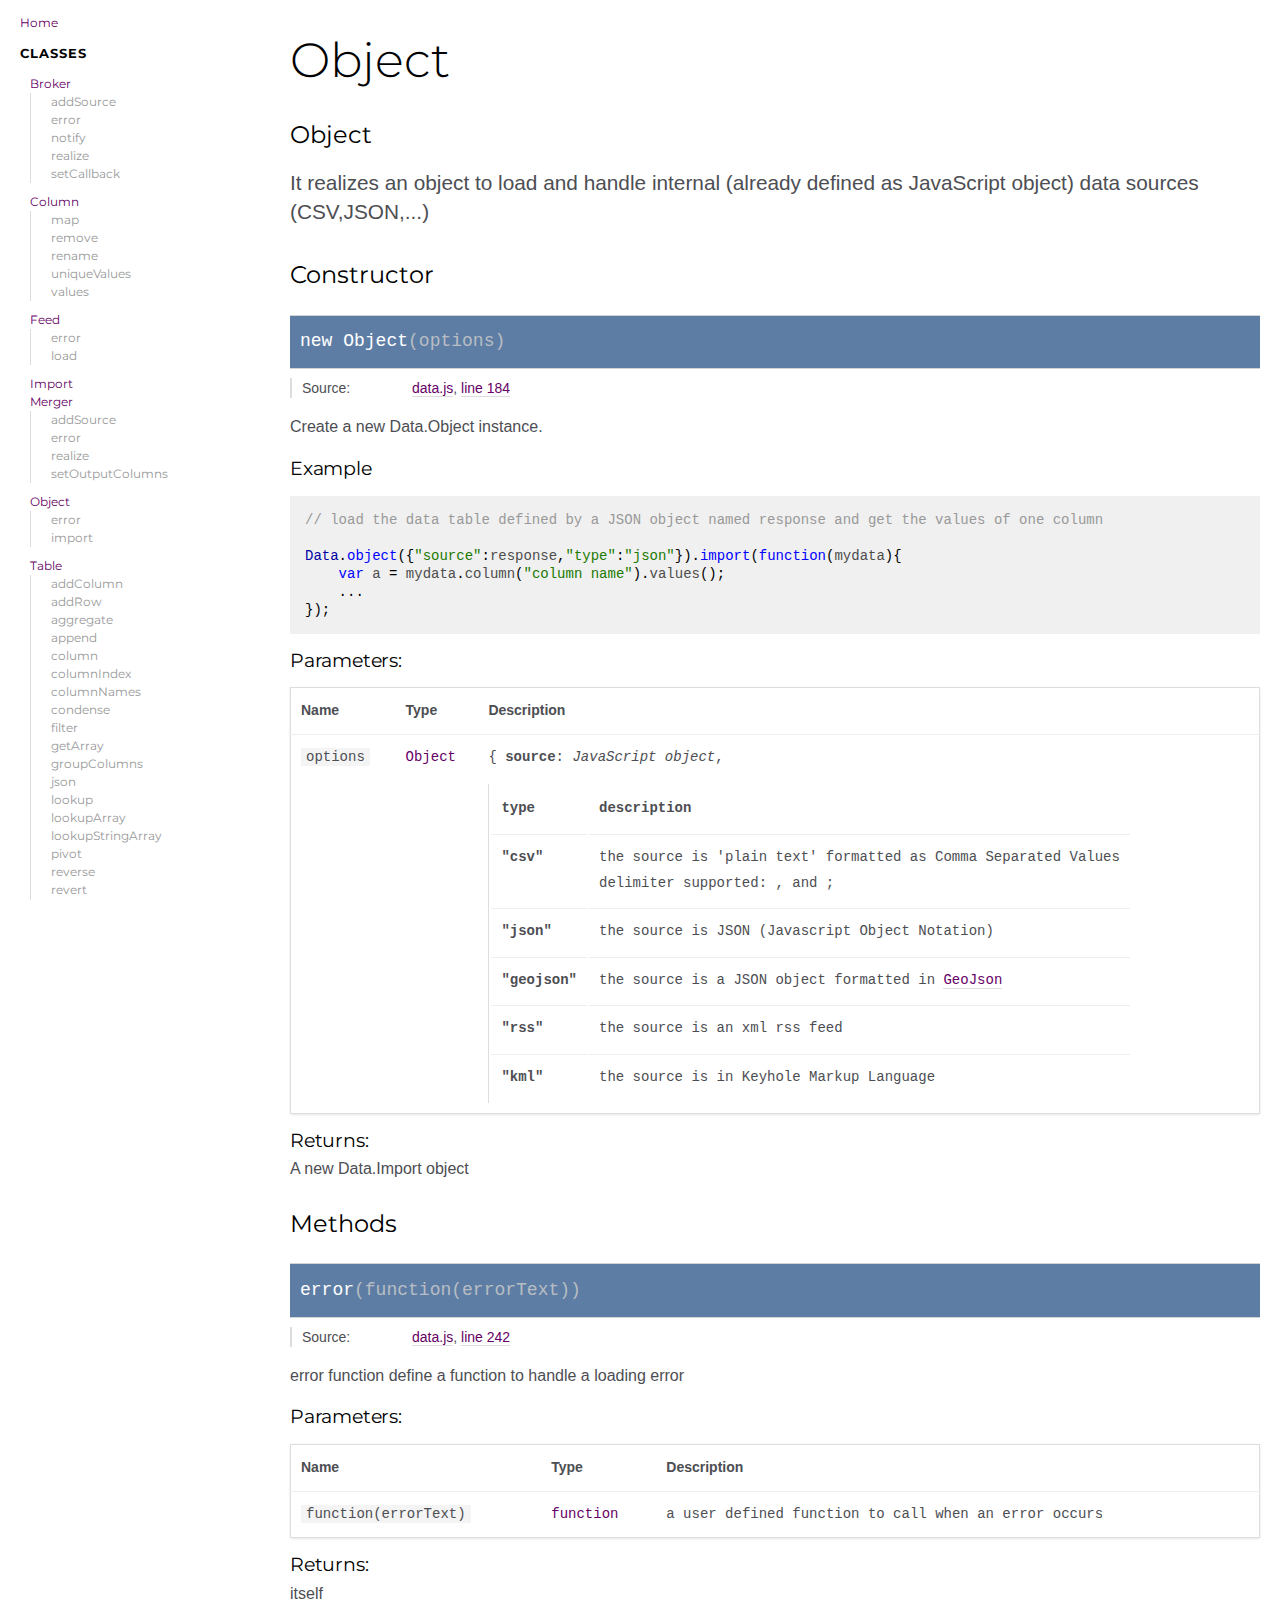
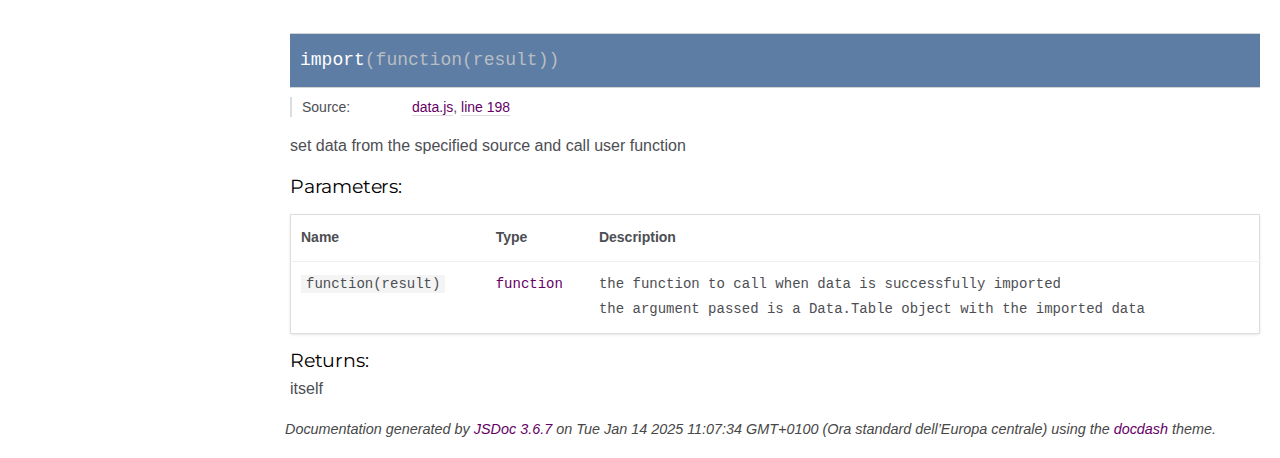
<file: docs/-_anonymous_-Data.Object.html>
<!DOCTYPE html>
<html lang="en">
<head>
    <meta charset="utf-8">
    <title>Object - Documentation</title>

    <script src="scripts/prettify/prettify.js"></script>
    <script src="scripts/prettify/lang-css.js"></script>
    <!--[if lt IE 9]>
      <script src="//html5shiv.googlecode.com/svn/trunk/html5.js"></script>
    <![endif]-->
    <link type="text/css" rel="stylesheet" href="styles/prettify.css">
    <link type="text/css" rel="stylesheet" href="styles/jsdoc.css">
</head>
<body>

<input type="checkbox" id="nav-trigger" class="nav-trigger" />
<label for="nav-trigger" class="navicon-button x">
  <div class="navicon"></div>
</label>

<label for="nav-trigger" class="overlay"></label>

<nav>
    <h2><a href="index.html">Home</a></h2><h3>Classes</h3><ul><li><a href="-_anonymous_-Data.Broker.html">Broker</a><ul class='methods'><li data-type='method'><a href="-_anonymous_-Data.Broker.html#addSource">addSource</a></li><li data-type='method'><a href="-_anonymous_-Data.Broker.html#error">error</a></li><li data-type='method'><a href="-_anonymous_-Data.Broker.html#notify">notify</a></li><li data-type='method'><a href="-_anonymous_-Data.Broker.html#realize">realize</a></li><li data-type='method'><a href="-_anonymous_-Data.Broker.html#setCallback">setCallback</a></li></ul></li><li><a href="-_anonymous_-Data.Column.html">Column</a><ul class='methods'><li data-type='method'><a href="-_anonymous_-Data.Column.html#map">map</a></li><li data-type='method'><a href="-_anonymous_-Data.Column.html#remove">remove</a></li><li data-type='method'><a href="-_anonymous_-Data.Column.html#rename">rename</a></li><li data-type='method'><a href="-_anonymous_-Data.Column.html#uniqueValues">uniqueValues</a></li><li data-type='method'><a href="-_anonymous_-Data.Column.html#values">values</a></li></ul></li><li><a href="-_anonymous_-Data.Feed.html">Feed</a><ul class='methods'><li data-type='method'><a href="-_anonymous_-Data.Feed.html#error">error</a></li><li data-type='method'><a href="-_anonymous_-Data.Feed.html#load">load</a></li></ul></li><li><a href="-_anonymous_-Data.Import.html">Import</a></li><li><a href="-_anonymous_-Data.Merger.html">Merger</a><ul class='methods'><li data-type='method'><a href="-_anonymous_-Data.Merger.html#addSource">addSource</a></li><li data-type='method'><a href="-_anonymous_-Data.Merger.html#error">error</a></li><li data-type='method'><a href="-_anonymous_-Data.Merger.html#realize">realize</a></li><li data-type='method'><a href="-_anonymous_-Data.Merger.html#setOutputColumns">setOutputColumns</a></li></ul></li><li><a href="-_anonymous_-Data.Object.html">Object</a><ul class='methods'><li data-type='method'><a href="-_anonymous_-Data.Object.html#error">error</a></li><li data-type='method'><a href="-_anonymous_-Data.Object.html#import">import</a></li></ul></li><li><a href="-_anonymous_-Data.Table.html">Table</a><ul class='methods'><li data-type='method'><a href="-_anonymous_-Data.Table.html#addColumn">addColumn</a></li><li data-type='method'><a href="-_anonymous_-Data.Table.html#addRow">addRow</a></li><li data-type='method'><a href="-_anonymous_-Data.Table.html#aggregate">aggregate</a></li><li data-type='method'><a href="-_anonymous_-Data.Table.html#append">append</a></li><li data-type='method'><a href="-_anonymous_-Data.Table.html#column">column</a></li><li data-type='method'><a href="-_anonymous_-Data.Table.html#columnIndex">columnIndex</a></li><li data-type='method'><a href="-_anonymous_-Data.Table.html#columnNames">columnNames</a></li><li data-type='method'><a href="-_anonymous_-Data.Table.html#condense">condense</a></li><li data-type='method'><a href="-_anonymous_-Data.Table.html#filter">filter</a></li><li data-type='method'><a href="-_anonymous_-Data.Table.html#getArray">getArray</a></li><li data-type='method'><a href="-_anonymous_-Data.Table.html#groupColumns">groupColumns</a></li><li data-type='method'><a href="-_anonymous_-Data.Table.html#json">json</a></li><li data-type='method'><a href="-_anonymous_-Data.Table.html#lookup">lookup</a></li><li data-type='method'><a href="-_anonymous_-Data.Table.html#lookupArray">lookupArray</a></li><li data-type='method'><a href="-_anonymous_-Data.Table.html#lookupStringArray">lookupStringArray</a></li><li data-type='method'><a href="-_anonymous_-Data.Table.html#pivot">pivot</a></li><li data-type='method'><a href="-_anonymous_-Data.Table.html#reverse">reverse</a></li><li data-type='method'><a href="-_anonymous_-Data.Table.html#revert">revert</a></li><li data-type='method'><a href="-_anonymous_-Data.Table.html#select">select</a></li><li data-type='method'><a href="-_anonymous_-Data.Table.html#setArray">setArray</a></li><li data-type='method'><a href="-_anonymous_-Data.Table.html#sort">sort</a></li><li data-type='method'><a href="-_anonymous_-Data.Table.html#subtable">subtable</a></li></ul></li></ul><h3>Global</h3><ul><li><a href="global.html#getData">getData</a></li><li><a href="global.html#parseDefinition">parseDefinition</a></li><li><a href="global.html#setData">setData</a></li></ul>
</nav>

<div id="main">
    
    <h1 class="page-title">Object</h1>
    

    




<section>

<header>
    
        <h2>
        Object
        </h2>
        
            <div class="class-description">It realizes an object to load and handle internal (already defined as JavaScript object) data sources (CSV,JSON,...)</div>
        
    
</header>

<article>
    <div class="container-overview">
    
        

    
    <h2>Constructor</h2>
    

    <h4 class="name" id="Object"><span class="type-signature"></span>new Object<span class="signature">(options)</span><span class="type-signature"></span></h4>

    




<dl class="details">

    
    <dt class="tag-source">Source:</dt>
    <dd class="tag-source"><ul class="dummy"><li>
        <a href="data.js.html">data.js</a>, <a href="data.js.html#line184">line 184</a>
    </li></ul></dd>
    

    

    

    

    

    

    

    

    

    

    

    

    

    

    

    
</dl>





<div class="description">
    Create a new Data.Object instance.
</div>









    <h5>Example</h5>
    
    <pre class="prettyprint"><code>// load the data table defined by a JSON object named response and get the values of one column 

Data.object({"source":response,"type":"json"}).import(function(mydata){
    var a = mydata.column("column name").values();
    ...
});</code></pre>




    <h5>Parameters:</h5>
    

<table class="params">
    <thead>
    <tr>
        
        <th>Name</th>
        

        <th>Type</th>

        

        

        <th class="last">Description</th>
    </tr>
    </thead>

    <tbody>
    

        <tr>
            
                <td class="name"><code>options</code></td>
            

            <td class="type">
            
                
<span class="param-type">Object</span>


            
            </td>

            

            

            <td class="description last"><p>{ <b>source</b>: <em>JavaScript object</em>,
								   <table border='0' style='border-left: 1px solid #ddd;'>	
								   <tr><th>type</th><th>description</th></tr>
								   <tr><td><b>"csv"</b></td><td>the source is 'plain text' formatted as Comma Separated Values<br>delimiter supported: , and ;</td></tr>
								   <tr><td><b>"json"</b></td><td>the source is JSON (Javascript Object Notation)</td></tr>
								   <tr><td><b>"geojson"</b></td><td>the source is a JSON object formatted in <a href="https://geojson.org/" target="_blank">GeoJson</a></td></tr>
								   <tr><td><b>"rss"</b></td><td>the source is an xml rss feed</td></tr>
								   <tr><td><b>"kml"</b></td><td>the source is in Keyhole Markup Language</td></tr>
								   </table></td>
        </tr>

    
    </tbody>
</table>














<h5>Returns:</h5>

        
<div class="param-desc">
    A new Data.Import object
</div>



    


    
    </div>

    

    

    

     

    

    

    
        <h3 class="subsection-title">Methods</h3>

        
            

    

    <h4 class="name" id="error"><span class="type-signature"></span>error<span class="signature">(function(errorText))</span><span class="type-signature"></span></h4>

    




<dl class="details">

    
    <dt class="tag-source">Source:</dt>
    <dd class="tag-source"><ul class="dummy"><li>
        <a href="data.js.html">data.js</a>, <a href="data.js.html#line242">line 242</a>
    </li></ul></dd>
    

    

    

    

    

    

    

    

    

    

    

    

    

    

    

    
</dl>





<div class="description">
    error function
define a function to handle a loading error
</div>











    <h5>Parameters:</h5>
    

<table class="params">
    <thead>
    <tr>
        
        <th>Name</th>
        

        <th>Type</th>

        

        

        <th class="last">Description</th>
    </tr>
    </thead>

    <tbody>
    

        <tr>
            
                <td class="name"><code>function(errorText)</code></td>
            

            <td class="type">
            
                
<span class="param-type">function</span>


            
            </td>

            

            

            <td class="description last">a user defined function to call when an error occurs</td>
        </tr>

    
    </tbody>
</table>














<h5>Returns:</h5>

        
<div class="param-desc">
    itself
</div>



    


        
            

    

    <h4 class="name" id="import"><span class="type-signature"></span>import<span class="signature">(function(result))</span><span class="type-signature"></span></h4>

    




<dl class="details">

    
    <dt class="tag-source">Source:</dt>
    <dd class="tag-source"><ul class="dummy"><li>
        <a href="data.js.html">data.js</a>, <a href="data.js.html#line198">line 198</a>
    </li></ul></dd>
    

    

    

    

    

    

    

    

    

    

    

    

    

    

    

    
</dl>





<div class="description">
    set data from the specified source and call user function
</div>











    <h5>Parameters:</h5>
    

<table class="params">
    <thead>
    <tr>
        
        <th>Name</th>
        

        <th>Type</th>

        

        

        <th class="last">Description</th>
    </tr>
    </thead>

    <tbody>
    

        <tr>
            
                <td class="name"><code>function(result)</code></td>
            

            <td class="type">
            
                
<span class="param-type">function</span>


            
            </td>

            

            

            <td class="description last">the function to call when data is successfully imported<br>
the argument passed is a Data.Table object with the imported data</td>
        </tr>

    
    </tbody>
</table>














<h5>Returns:</h5>

        
<div class="param-desc">
    itself
</div>



    


        
    

    

    
</article>

</section>




</div>

<br class="clear">

<footer>
    Documentation generated by <a href="https://github.com/jsdoc3/jsdoc">JSDoc 3.6.7</a> on Tue Jan 14 2025 11:07:34 GMT+0100 (Ora standard dell’Europa centrale) using the <a href="https://github.com/clenemt/docdash">docdash</a> theme.
</footer>

<script>prettyPrint();</script>
<script src="scripts/linenumber.js"></script>
</body>
</html>
</file>
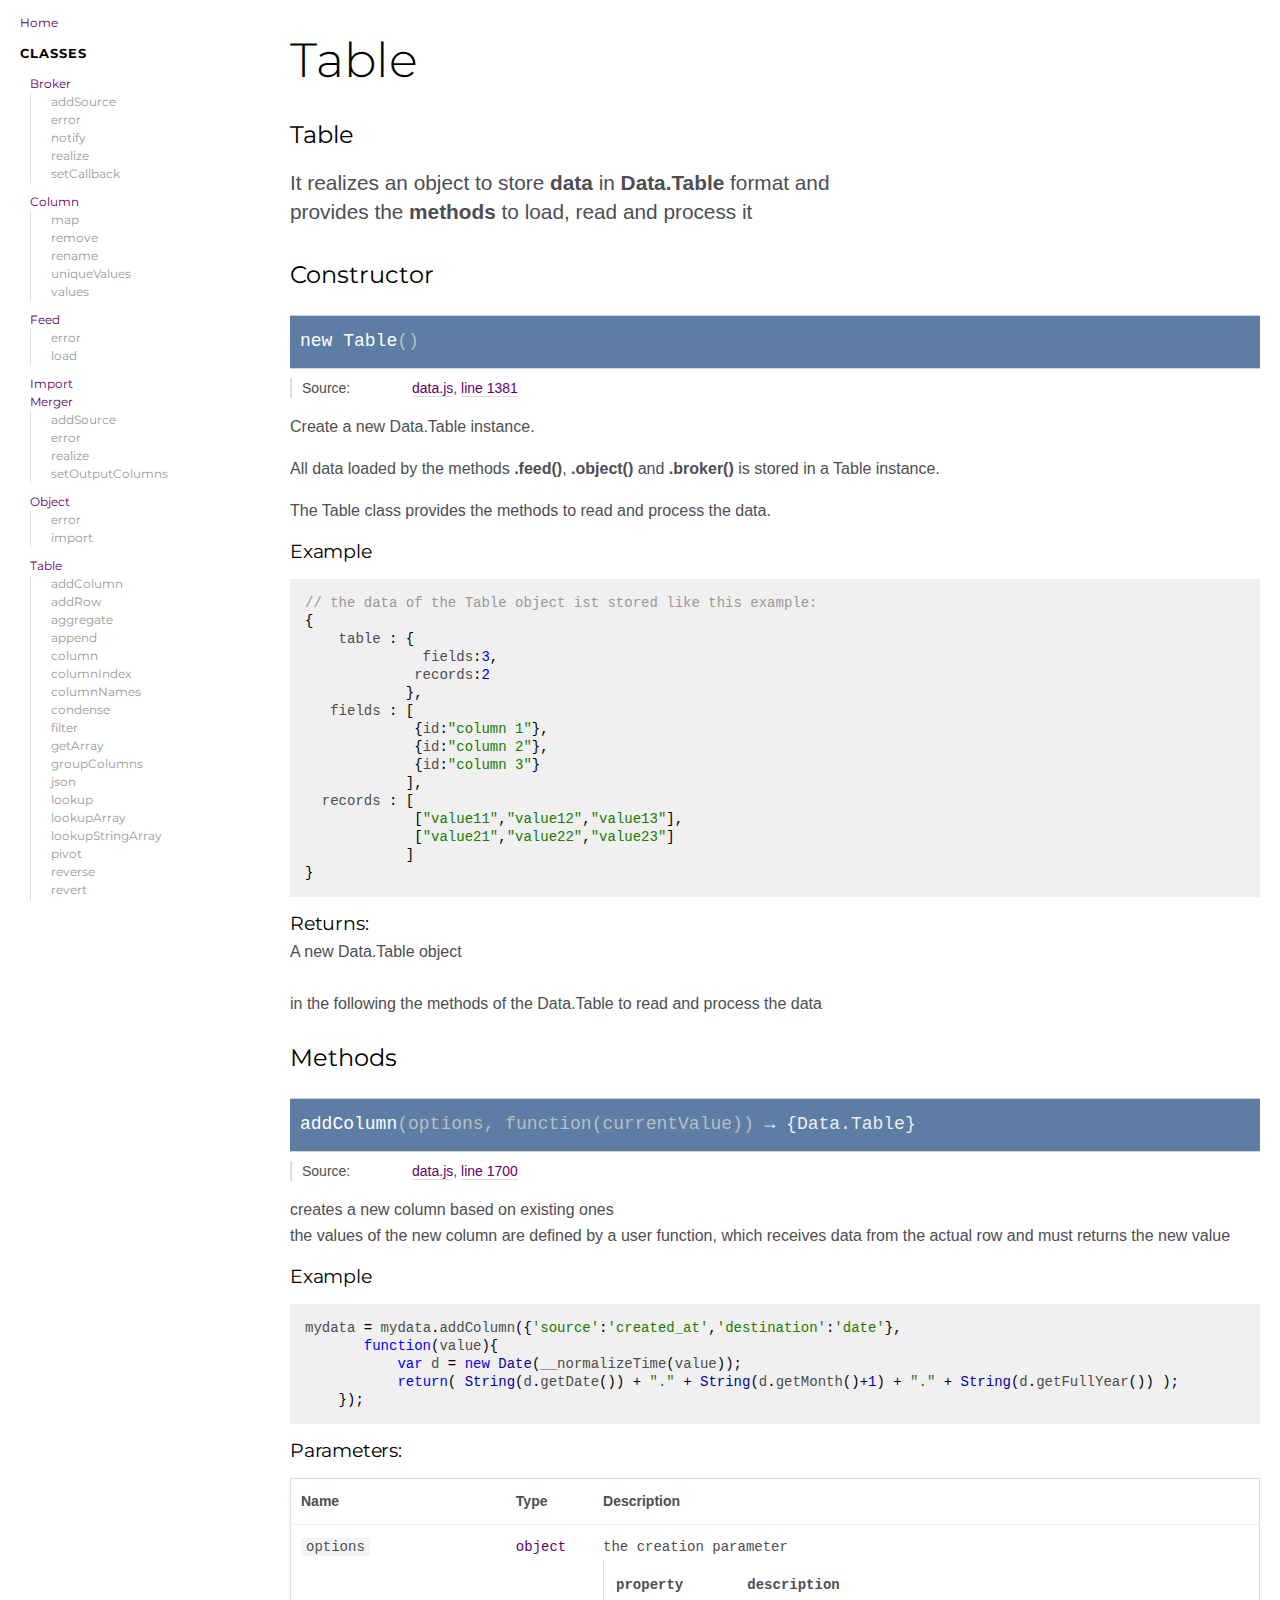
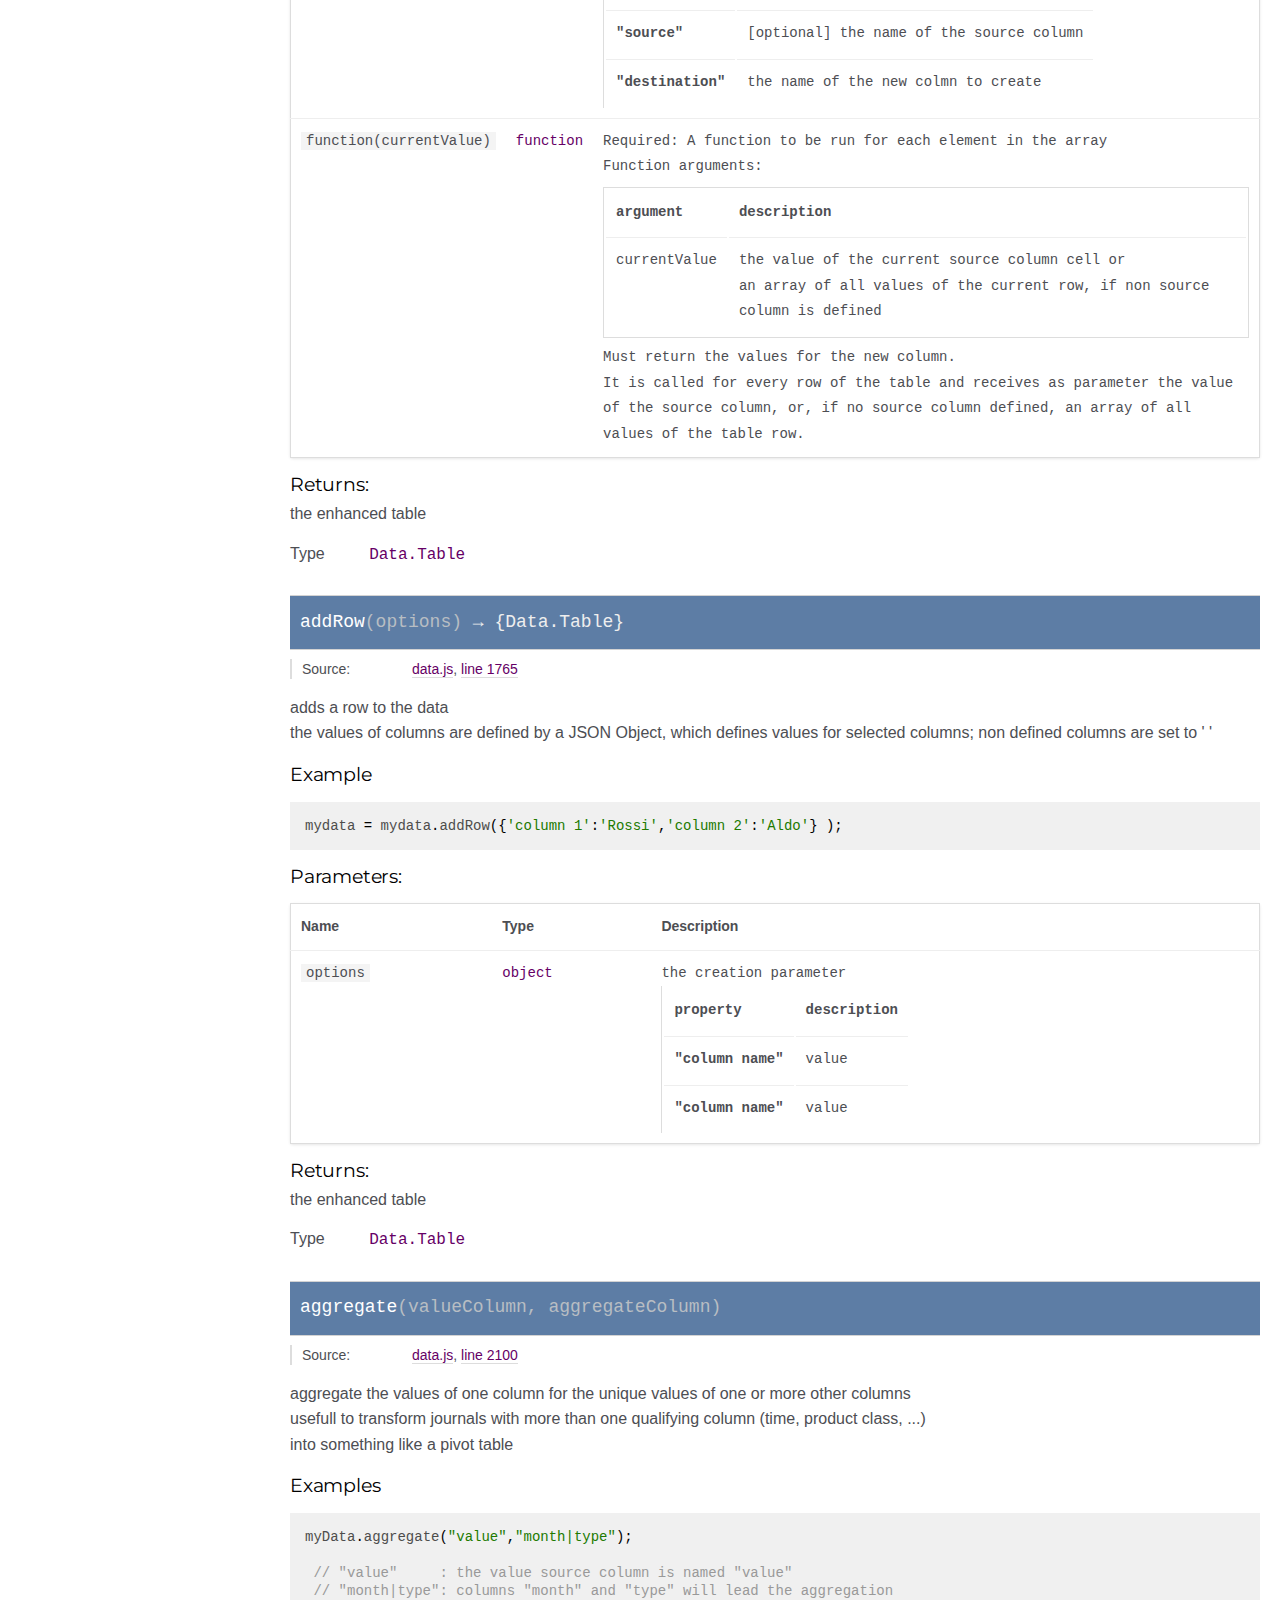
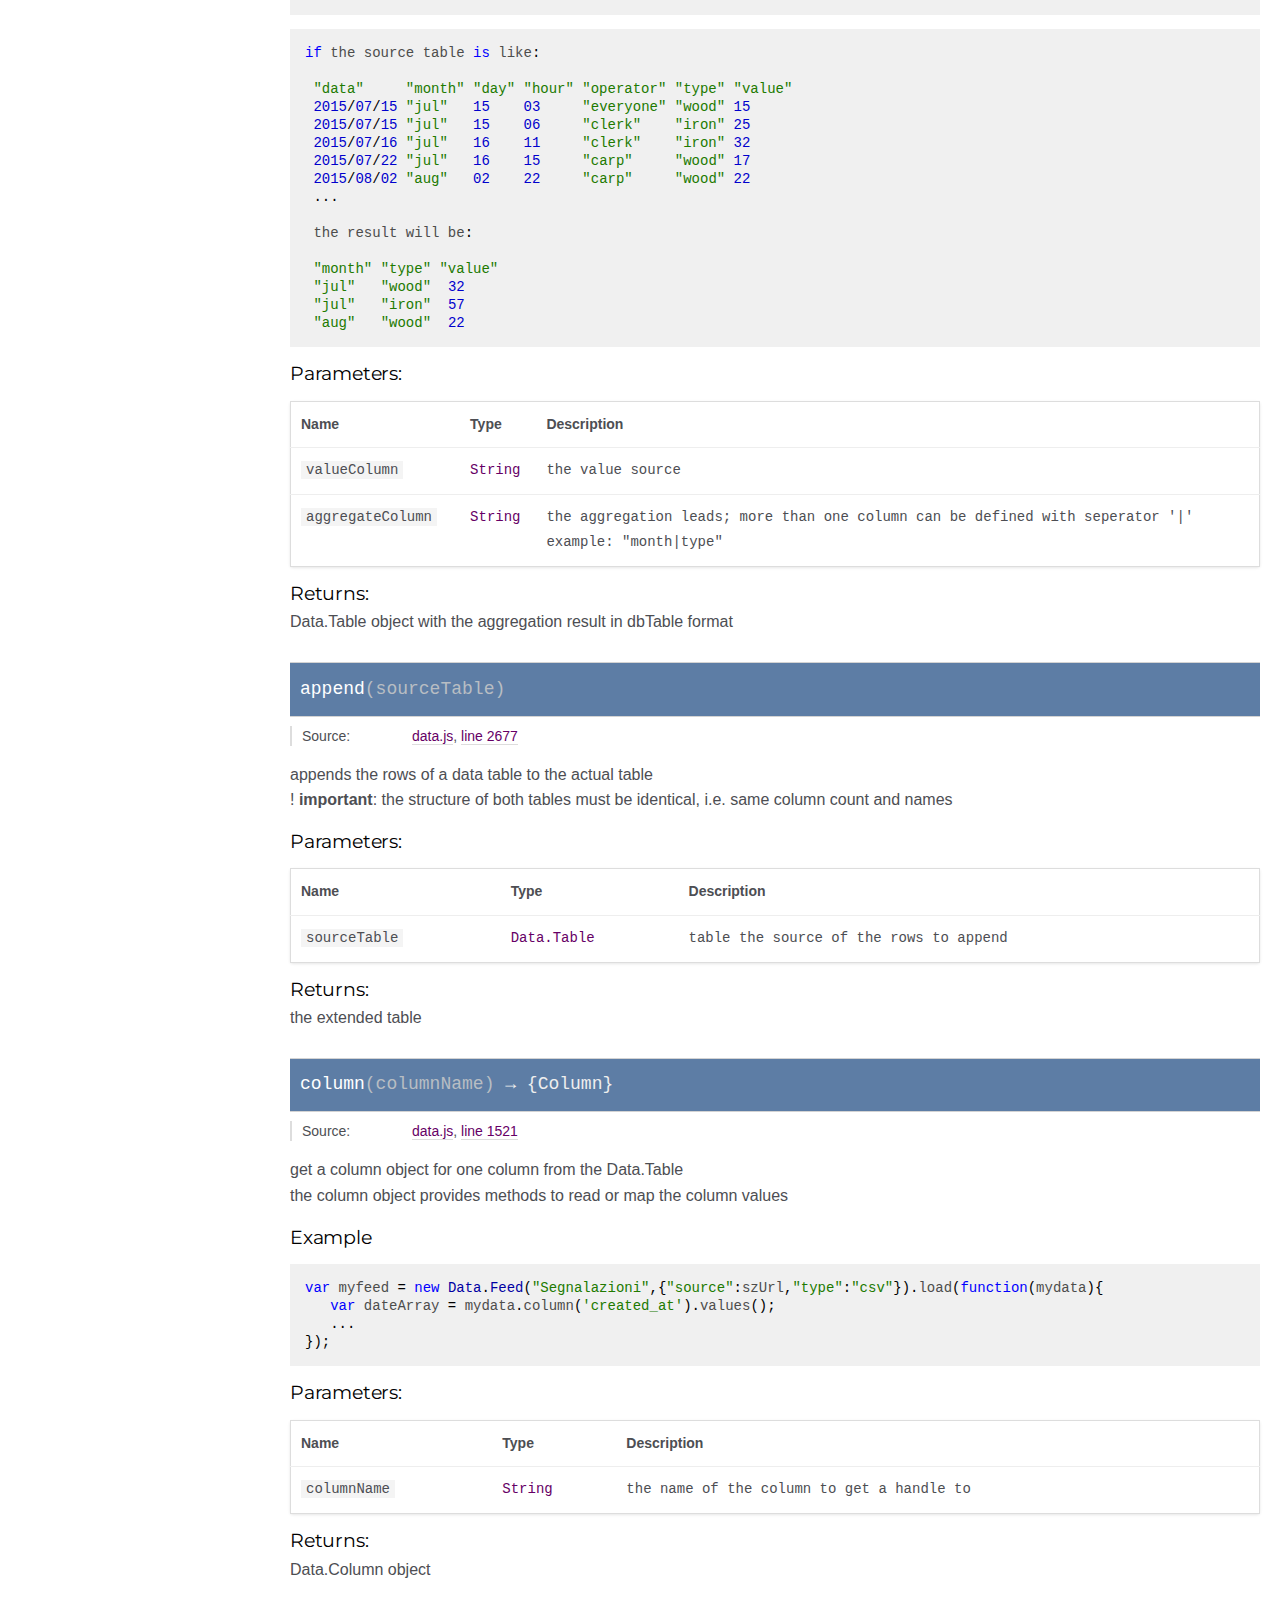
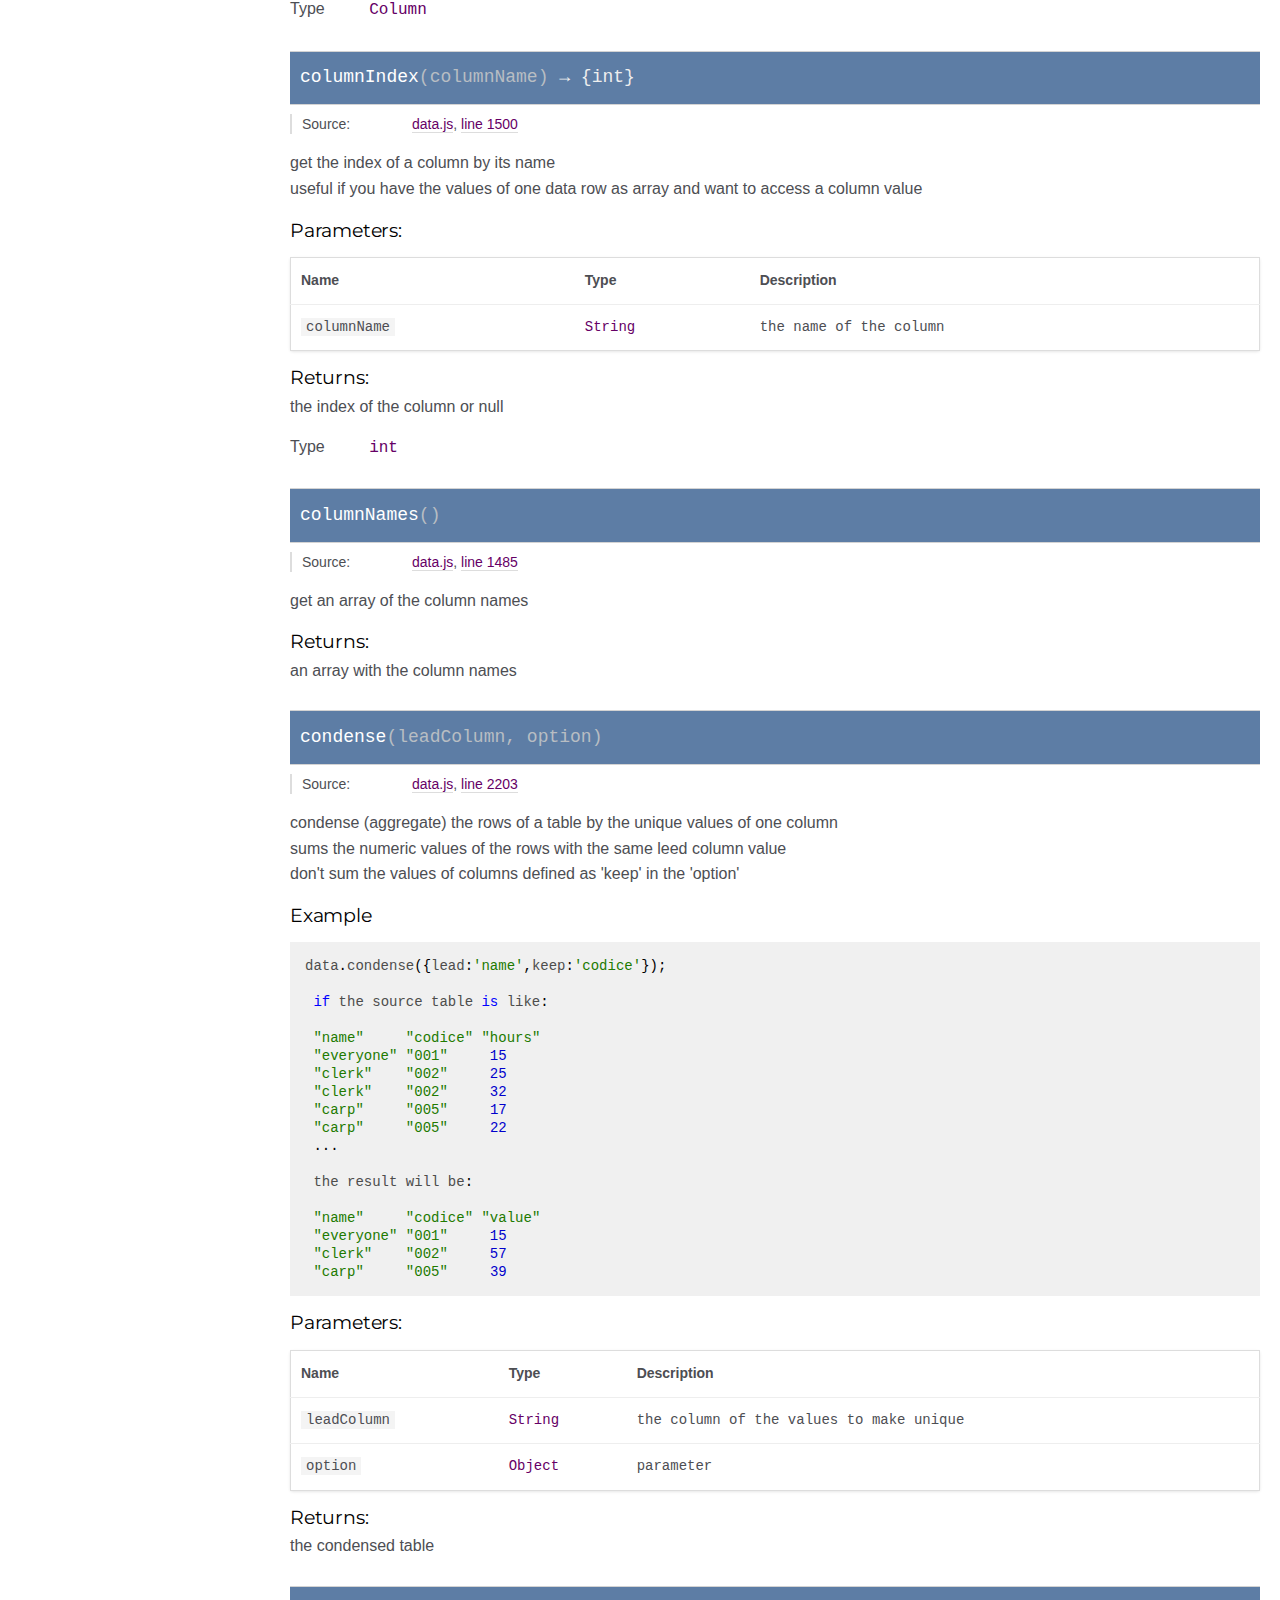
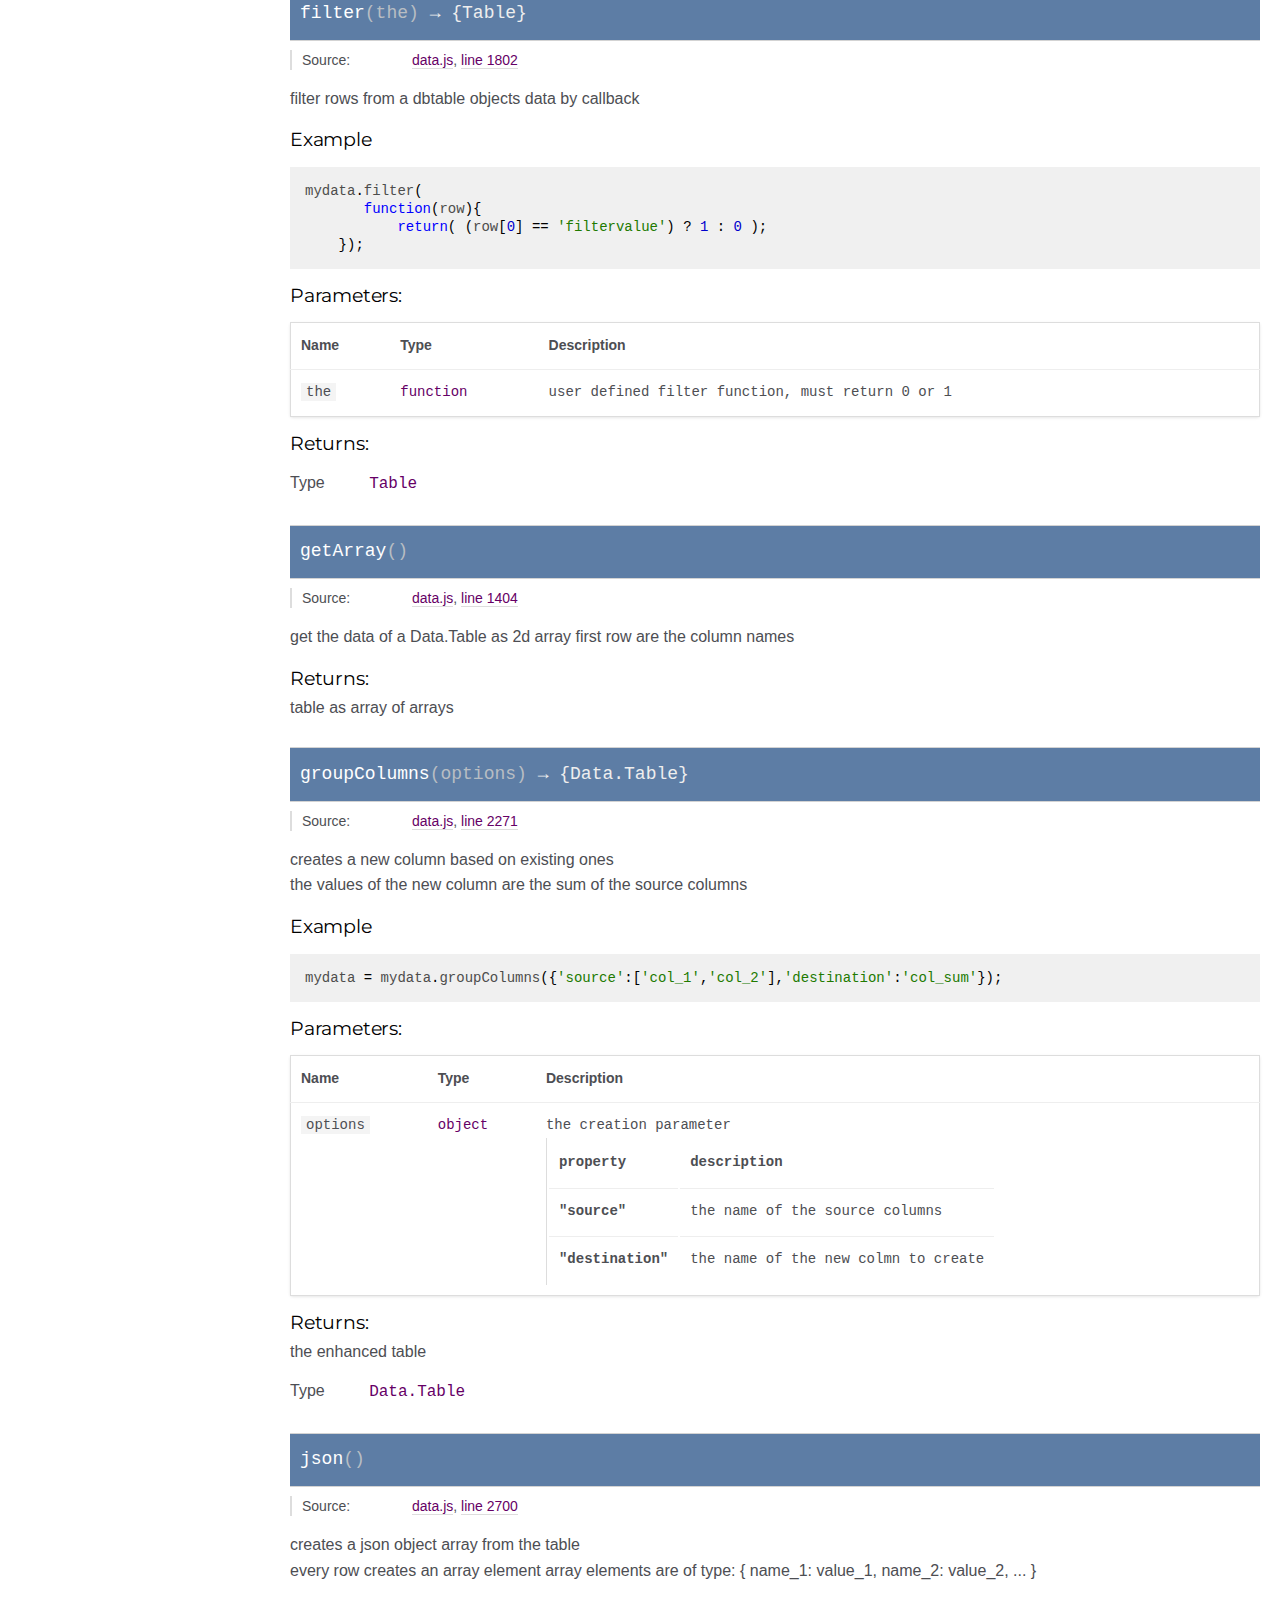
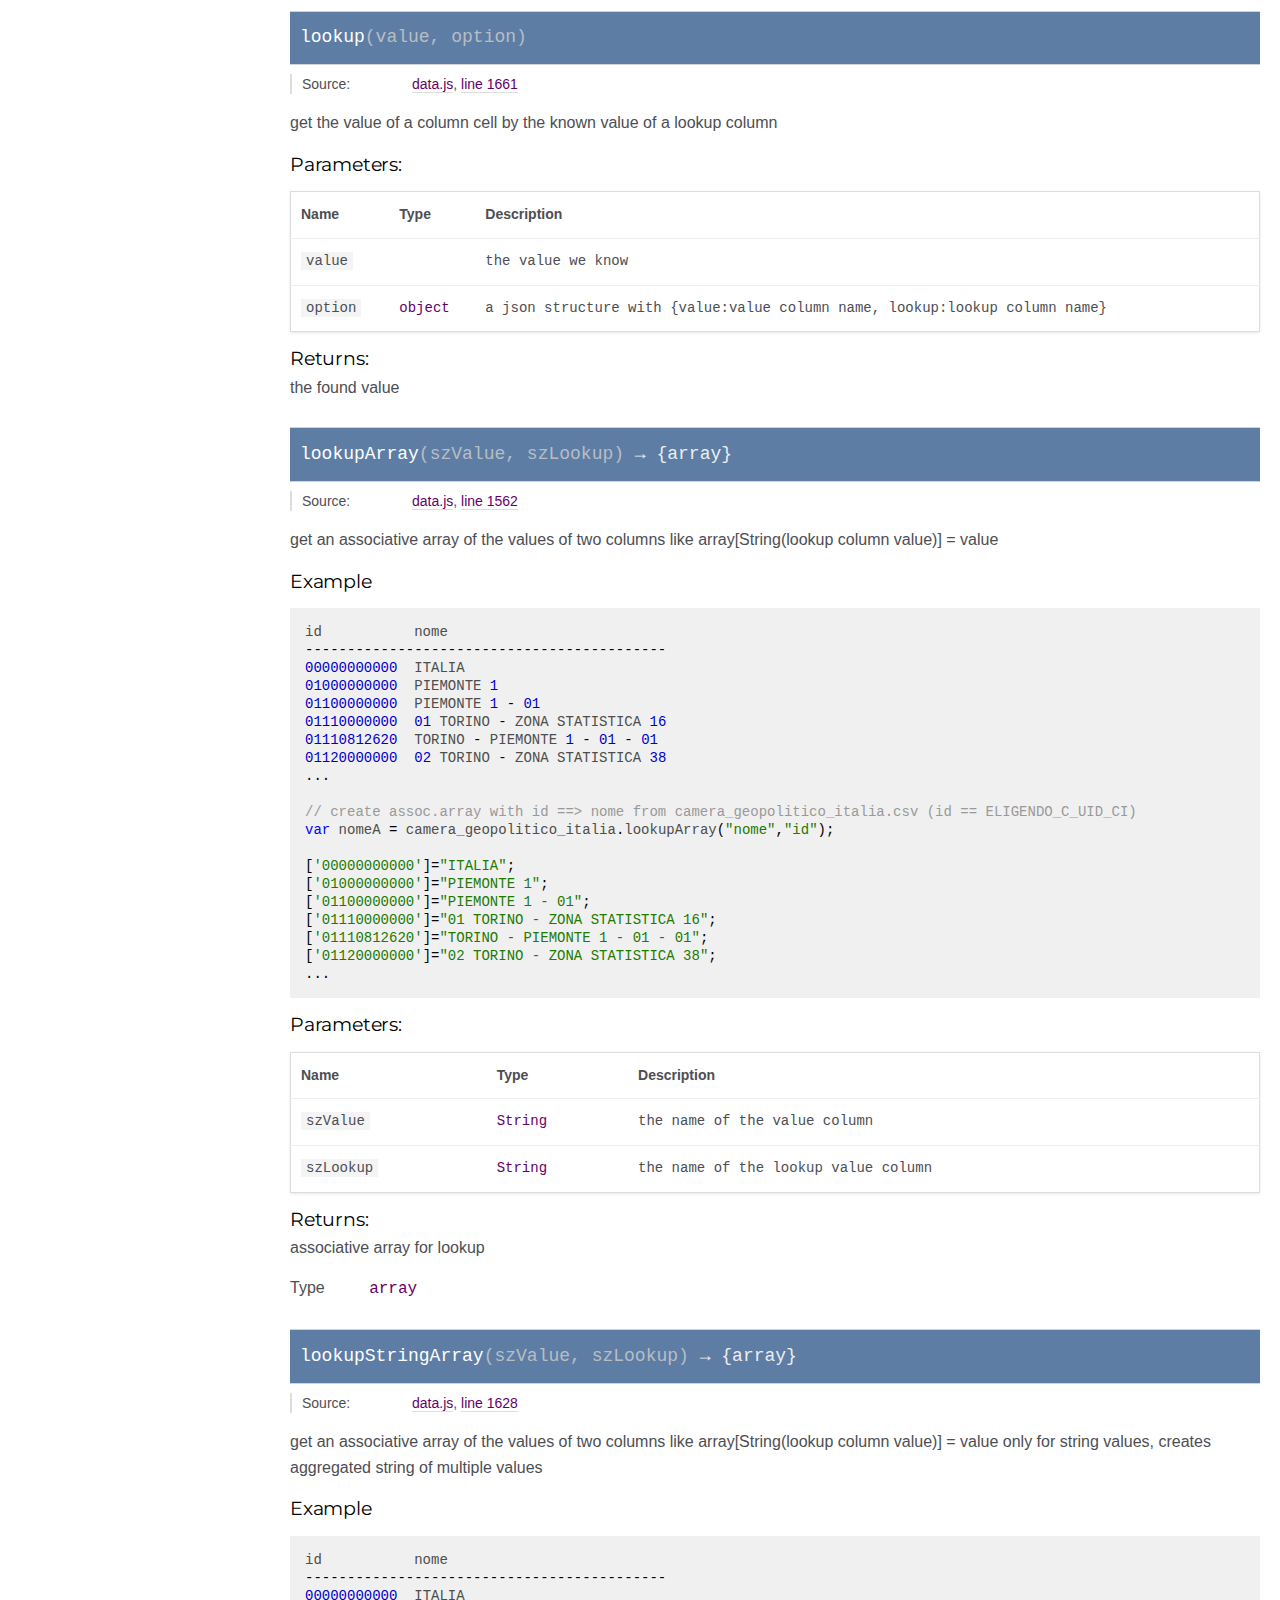
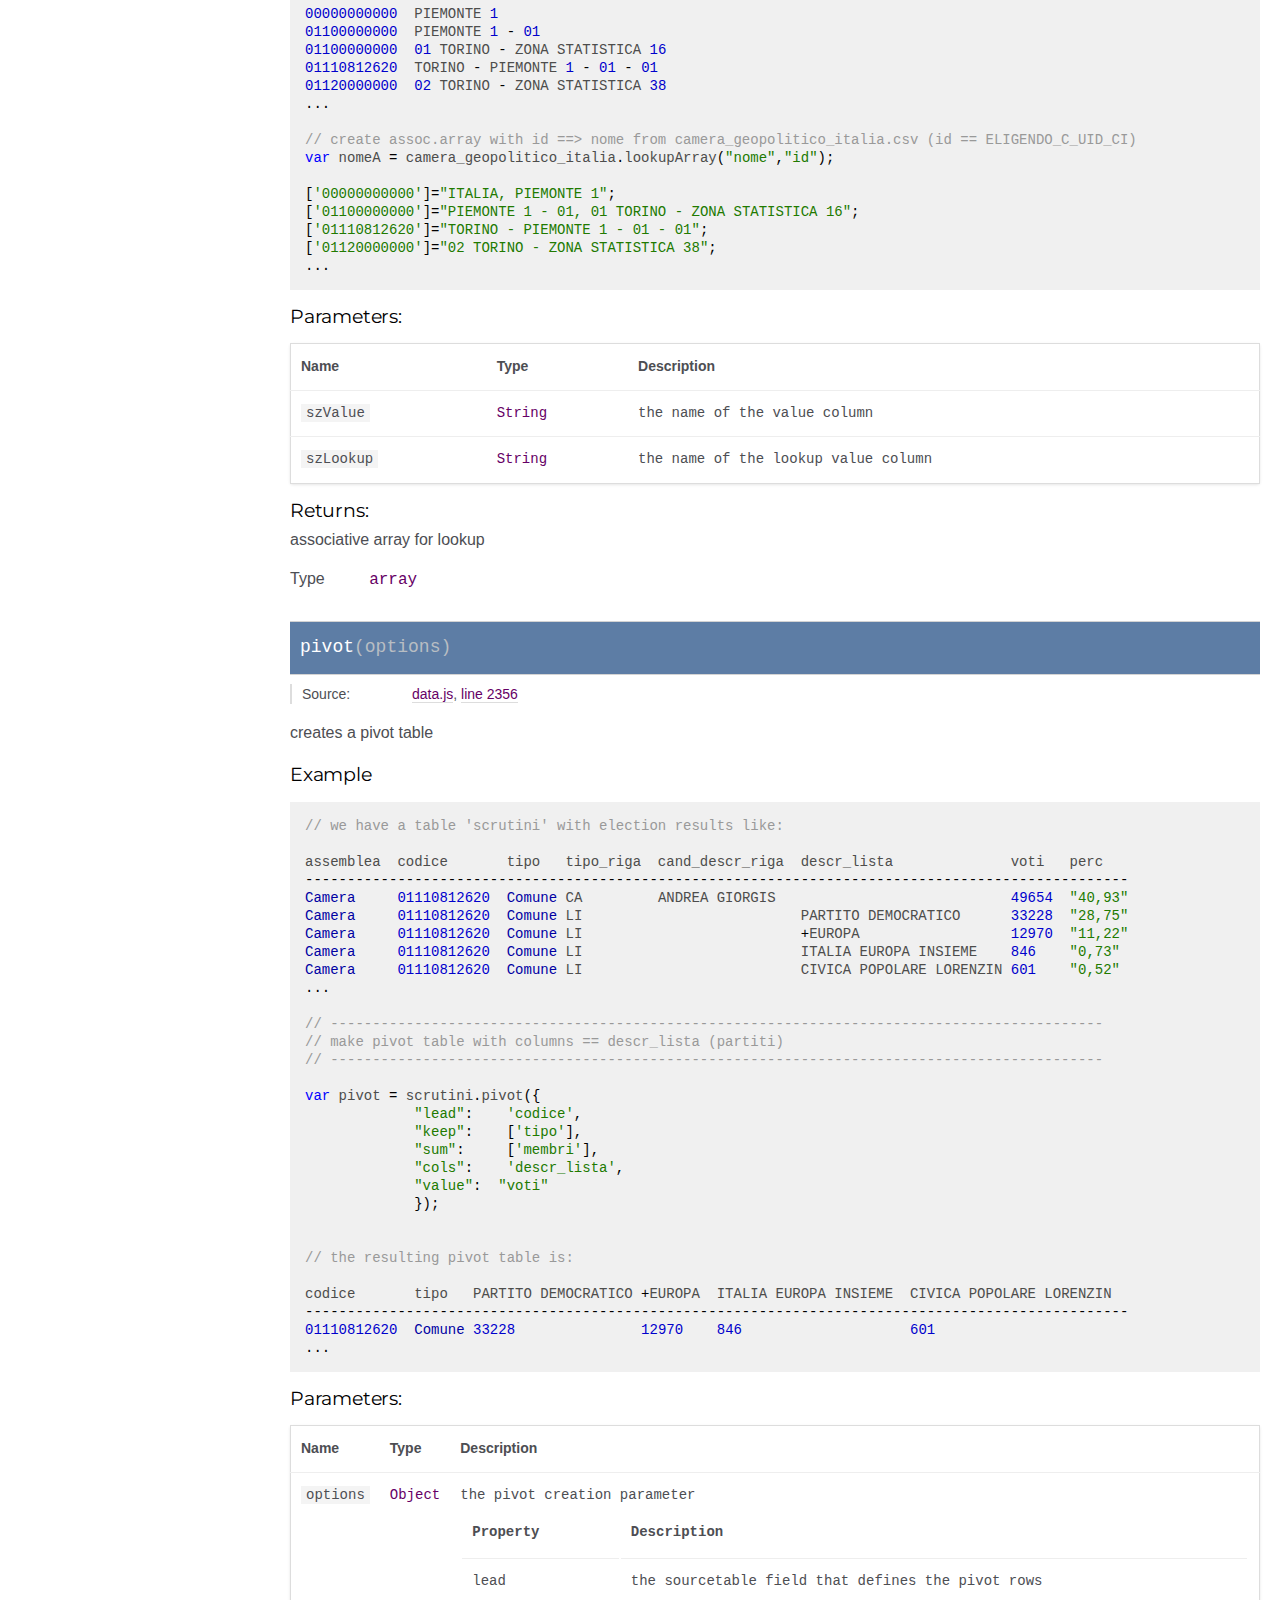
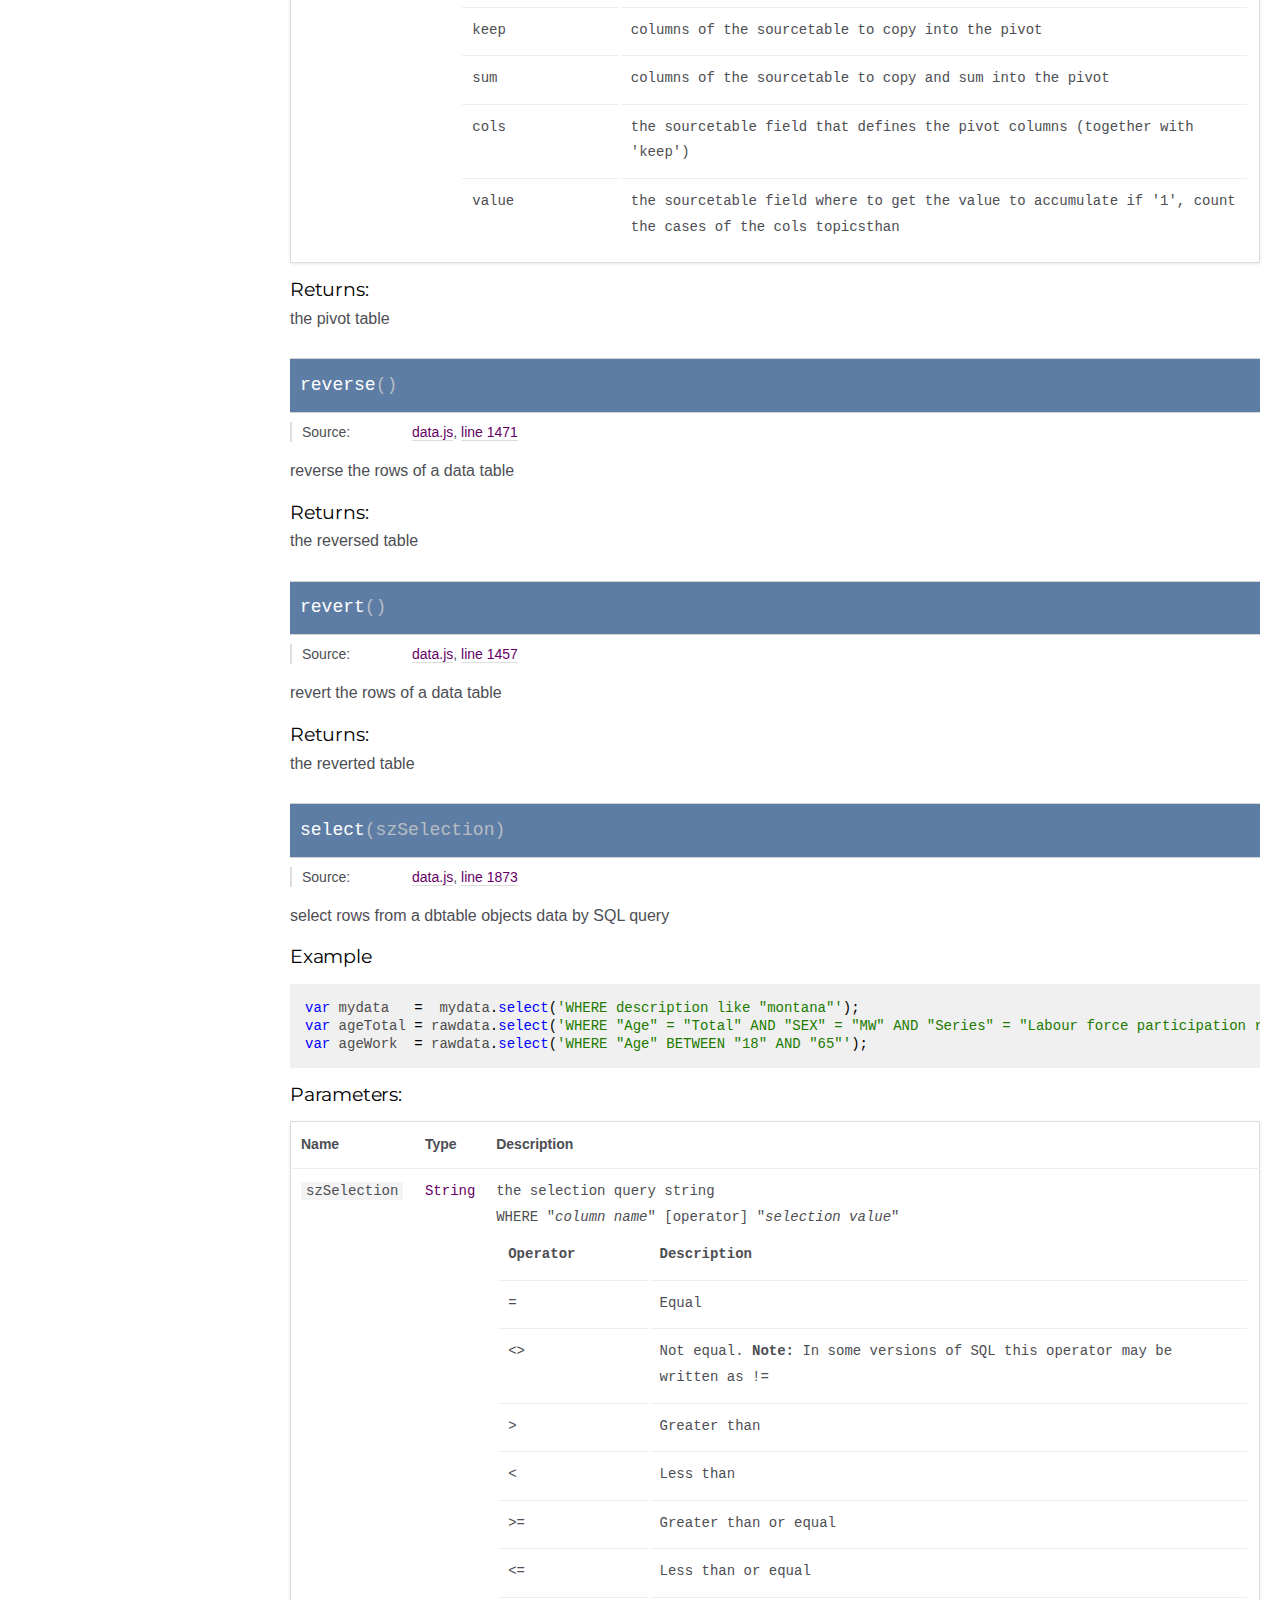
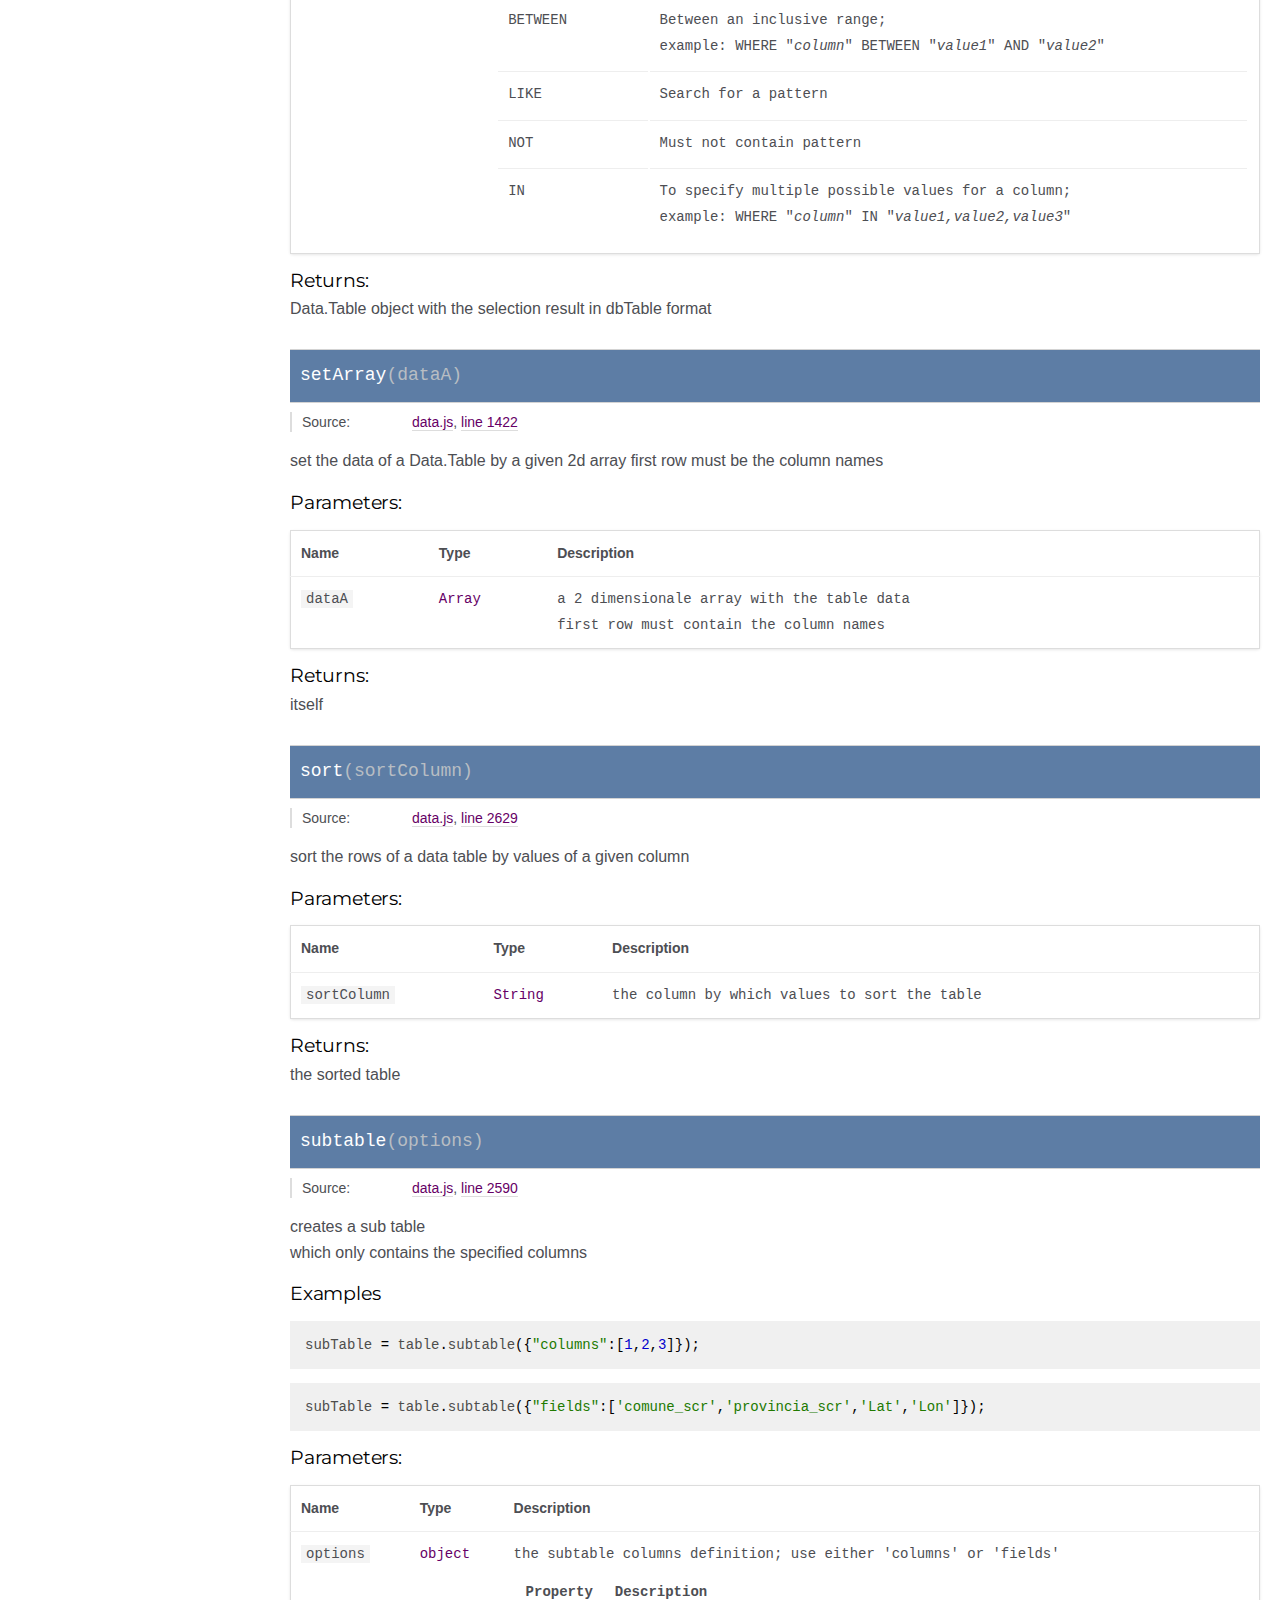
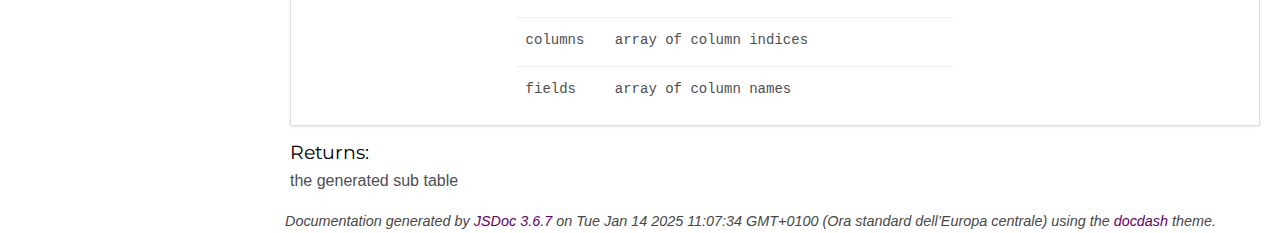
<file: docs/-_anonymous_-Data.Table.html>
<!DOCTYPE html>
<html lang="en">
<head>
    <meta charset="utf-8">
    <title>Table - Documentation</title>

    <script src="scripts/prettify/prettify.js"></script>
    <script src="scripts/prettify/lang-css.js"></script>
    <!--[if lt IE 9]>
      <script src="//html5shiv.googlecode.com/svn/trunk/html5.js"></script>
    <![endif]-->
    <link type="text/css" rel="stylesheet" href="styles/prettify.css">
    <link type="text/css" rel="stylesheet" href="styles/jsdoc.css">
</head>
<body>

<input type="checkbox" id="nav-trigger" class="nav-trigger" />
<label for="nav-trigger" class="navicon-button x">
  <div class="navicon"></div>
</label>

<label for="nav-trigger" class="overlay"></label>

<nav>
    <h2><a href="index.html">Home</a></h2><h3>Classes</h3><ul><li><a href="-_anonymous_-Data.Broker.html">Broker</a><ul class='methods'><li data-type='method'><a href="-_anonymous_-Data.Broker.html#addSource">addSource</a></li><li data-type='method'><a href="-_anonymous_-Data.Broker.html#error">error</a></li><li data-type='method'><a href="-_anonymous_-Data.Broker.html#notify">notify</a></li><li data-type='method'><a href="-_anonymous_-Data.Broker.html#realize">realize</a></li><li data-type='method'><a href="-_anonymous_-Data.Broker.html#setCallback">setCallback</a></li></ul></li><li><a href="-_anonymous_-Data.Column.html">Column</a><ul class='methods'><li data-type='method'><a href="-_anonymous_-Data.Column.html#map">map</a></li><li data-type='method'><a href="-_anonymous_-Data.Column.html#remove">remove</a></li><li data-type='method'><a href="-_anonymous_-Data.Column.html#rename">rename</a></li><li data-type='method'><a href="-_anonymous_-Data.Column.html#uniqueValues">uniqueValues</a></li><li data-type='method'><a href="-_anonymous_-Data.Column.html#values">values</a></li></ul></li><li><a href="-_anonymous_-Data.Feed.html">Feed</a><ul class='methods'><li data-type='method'><a href="-_anonymous_-Data.Feed.html#error">error</a></li><li data-type='method'><a href="-_anonymous_-Data.Feed.html#load">load</a></li></ul></li><li><a href="-_anonymous_-Data.Import.html">Import</a></li><li><a href="-_anonymous_-Data.Merger.html">Merger</a><ul class='methods'><li data-type='method'><a href="-_anonymous_-Data.Merger.html#addSource">addSource</a></li><li data-type='method'><a href="-_anonymous_-Data.Merger.html#error">error</a></li><li data-type='method'><a href="-_anonymous_-Data.Merger.html#realize">realize</a></li><li data-type='method'><a href="-_anonymous_-Data.Merger.html#setOutputColumns">setOutputColumns</a></li></ul></li><li><a href="-_anonymous_-Data.Object.html">Object</a><ul class='methods'><li data-type='method'><a href="-_anonymous_-Data.Object.html#error">error</a></li><li data-type='method'><a href="-_anonymous_-Data.Object.html#import">import</a></li></ul></li><li><a href="-_anonymous_-Data.Table.html">Table</a><ul class='methods'><li data-type='method'><a href="-_anonymous_-Data.Table.html#addColumn">addColumn</a></li><li data-type='method'><a href="-_anonymous_-Data.Table.html#addRow">addRow</a></li><li data-type='method'><a href="-_anonymous_-Data.Table.html#aggregate">aggregate</a></li><li data-type='method'><a href="-_anonymous_-Data.Table.html#append">append</a></li><li data-type='method'><a href="-_anonymous_-Data.Table.html#column">column</a></li><li data-type='method'><a href="-_anonymous_-Data.Table.html#columnIndex">columnIndex</a></li><li data-type='method'><a href="-_anonymous_-Data.Table.html#columnNames">columnNames</a></li><li data-type='method'><a href="-_anonymous_-Data.Table.html#condense">condense</a></li><li data-type='method'><a href="-_anonymous_-Data.Table.html#filter">filter</a></li><li data-type='method'><a href="-_anonymous_-Data.Table.html#getArray">getArray</a></li><li data-type='method'><a href="-_anonymous_-Data.Table.html#groupColumns">groupColumns</a></li><li data-type='method'><a href="-_anonymous_-Data.Table.html#json">json</a></li><li data-type='method'><a href="-_anonymous_-Data.Table.html#lookup">lookup</a></li><li data-type='method'><a href="-_anonymous_-Data.Table.html#lookupArray">lookupArray</a></li><li data-type='method'><a href="-_anonymous_-Data.Table.html#lookupStringArray">lookupStringArray</a></li><li data-type='method'><a href="-_anonymous_-Data.Table.html#pivot">pivot</a></li><li data-type='method'><a href="-_anonymous_-Data.Table.html#reverse">reverse</a></li><li data-type='method'><a href="-_anonymous_-Data.Table.html#revert">revert</a></li><li data-type='method'><a href="-_anonymous_-Data.Table.html#select">select</a></li><li data-type='method'><a href="-_anonymous_-Data.Table.html#setArray">setArray</a></li><li data-type='method'><a href="-_anonymous_-Data.Table.html#sort">sort</a></li><li data-type='method'><a href="-_anonymous_-Data.Table.html#subtable">subtable</a></li></ul></li></ul><h3>Global</h3><ul><li><a href="global.html#getData">getData</a></li><li><a href="global.html#parseDefinition">parseDefinition</a></li><li><a href="global.html#setData">setData</a></li></ul>
</nav>

<div id="main">
    
    <h1 class="page-title">Table</h1>
    

    




<section>

<header>
    
        <h2>
        Table
        </h2>
        
            <div class="class-description">It realizes an object to store <b>data</b> in <b>Data.Table </b>format and<br> provides the <b>methods</b> to load, read and process it</div>
        
    
</header>

<article>
    <div class="container-overview">
    
        

    
    <h2>Constructor</h2>
    

    <h4 class="name" id="Table"><span class="type-signature"></span>new Table<span class="signature">()</span><span class="type-signature"></span></h4>

    




<dl class="details">

    
    <dt class="tag-source">Source:</dt>
    <dd class="tag-source"><ul class="dummy"><li>
        <a href="data.js.html">data.js</a>, <a href="data.js.html#line1381">line 1381</a>
    </li></ul></dd>
    

    

    

    

    

    

    

    

    

    

    

    

    

    

    

    
</dl>





<div class="description">
    Create a new Data.Table instance.  
<p>All data loaded by the methods <b>.feed()</b>, <b>.object()</b> and <b>.broker()</b> is stored in a Table instance.</p>
<p>The Table class provides the methods to read and process the data.</p>
</div>









    <h5>Example</h5>
    
    <pre class="prettyprint"><code>// the data of the Table object ist stored like this example:
{
    table : {    
              fields:3,
             records:2
            },
   fields : [
             {id:"column 1"},
             {id:"column 2"},
             {id:"column 3"}
            ],
  records : [
             ["value11","value12","value13"],
             ["value21","value22","value23"]
            ]
}</code></pre>
















<h5>Returns:</h5>

        
<div class="param-desc">
    A new Data.Table object<br><br>in the following the methods of the Data.Table to read and process the data
</div>



    


    
    </div>

    

    

    

     

    

    

    
        <h3 class="subsection-title">Methods</h3>

        
            

    

    <h4 class="name" id="addColumn"><span class="type-signature"></span>addColumn<span class="signature">(options, function(currentValue))</span><span class="type-signature"> &rarr; {Data.Table}</span></h4>

    




<dl class="details">

    
    <dt class="tag-source">Source:</dt>
    <dd class="tag-source"><ul class="dummy"><li>
        <a href="data.js.html">data.js</a>, <a href="data.js.html#line1700">line 1700</a>
    </li></ul></dd>
    

    

    

    

    

    

    

    

    

    

    

    

    

    

    

    
</dl>





<div class="description">
    creates a new column based on existing ones<br>
the values of the new column are defined by a user function, which receives data from the actual row and must returns the new value
</div>









    <h5>Example</h5>
    
    <pre class="prettyprint"><code>mydata = mydata.addColumn({'source':'created_at','destination':'date'},
       function(value){
           var d = new Date(__normalizeTime(value));
           return( String(d.getDate()) + "." + String(d.getMonth()+1) + "." + String(d.getFullYear()) );
    });</code></pre>




    <h5>Parameters:</h5>
    

<table class="params">
    <thead>
    <tr>
        
        <th>Name</th>
        

        <th>Type</th>

        

        

        <th class="last">Description</th>
    </tr>
    </thead>

    <tbody>
    

        <tr>
            
                <td class="name"><code>options</code></td>
            

            <td class="type">
            
                
<span class="param-type">object</span>


            
            </td>

            

            

            <td class="description last">the creation parameter
								   <table border='0' style='border-left: 1px solid #ddd;'>	
								   <tr><th>property</th><th>description</th></tr>
								   <tr><td><b>"source"</b></td><td>[optional] the name of the source column </td></tr>
								   <tr><td><b>"destination"</b></td><td>the name of the new colmn to create</td></tr>
								   </table></td>
        </tr>

    

        <tr>
            
                <td class="name"><code>function(currentValue)</code></td>
            

            <td class="type">
            
                
<span class="param-type">function</span>


            
            </td>

            

            

            <td class="description last">Required: A function to be run for each element in the array
								   <br>Function arguments:<br>
								   <table border='0' style='border: 1px solid #ddd;margin:0.5em 0em'>	
								   <tr><th>argument</th><th>description</th></tr>
								   <tr><td>currentValue</td><td>the value of the current source column cell or<br>an array of all values of the current row, if non source column is defined</td></tr>
								   </table> 
 Must return the values for the new column.<br>
 It is called for every row of the table and receives as parameter the value
 of the source column, or, if no source column defined, an array of all values of the table row.</td>
        </tr>

    
    </tbody>
</table>














<h5>Returns:</h5>

        
<div class="param-desc">
    the enhanced table
</div>



<dl class="param-type">
    <dt>
        Type
    </dt>
    <dd>
        
<span class="param-type">Data.Table</span>


    </dd>
</dl>

    


        
            

    

    <h4 class="name" id="addRow"><span class="type-signature"></span>addRow<span class="signature">(options)</span><span class="type-signature"> &rarr; {Data.Table}</span></h4>

    




<dl class="details">

    
    <dt class="tag-source">Source:</dt>
    <dd class="tag-source"><ul class="dummy"><li>
        <a href="data.js.html">data.js</a>, <a href="data.js.html#line1765">line 1765</a>
    </li></ul></dd>
    

    

    

    

    

    

    

    

    

    

    

    

    

    

    

    
</dl>





<div class="description">
    adds a row to the data<br>
the values of columns are defined by a JSON Object, which defines values for selected columns; non defined columns are set to ' '
</div>









    <h5>Example</h5>
    
    <pre class="prettyprint"><code>mydata = mydata.addRow({'column 1':'Rossi','column 2':'Aldo'} );</code></pre>




    <h5>Parameters:</h5>
    

<table class="params">
    <thead>
    <tr>
        
        <th>Name</th>
        

        <th>Type</th>

        

        

        <th class="last">Description</th>
    </tr>
    </thead>

    <tbody>
    

        <tr>
            
                <td class="name"><code>options</code></td>
            

            <td class="type">
            
                
<span class="param-type">object</span>


            
            </td>

            

            

            <td class="description last">the creation parameter
								   <table border='0' style='border-left: 1px solid #ddd;'>	
								   <tr><th>property</th><th>description</th></tr>
								   <tr><td><b>"column name"</b></td><td>value</td></tr>
								   <tr><td><b>"column name"</b></td><td>value</td></tr>
								   </table></td>
        </tr>

    
    </tbody>
</table>














<h5>Returns:</h5>

        
<div class="param-desc">
    the enhanced table
</div>



<dl class="param-type">
    <dt>
        Type
    </dt>
    <dd>
        
<span class="param-type">Data.Table</span>


    </dd>
</dl>

    


        
            

    

    <h4 class="name" id="aggregate"><span class="type-signature"></span>aggregate<span class="signature">(valueColumn, aggregateColumn)</span><span class="type-signature"></span></h4>

    




<dl class="details">

    
    <dt class="tag-source">Source:</dt>
    <dd class="tag-source"><ul class="dummy"><li>
        <a href="data.js.html">data.js</a>, <a href="data.js.html#line2100">line 2100</a>
    </li></ul></dd>
    

    

    

    

    

    

    

    

    

    

    

    

    

    

    

    
</dl>





<div class="description">
    aggregate the values of one column for the unique values of one or more other columns<br>
usefull to transform journals with more than one qualifying column (time, product class, ...)<br>
into something like a pivot table
</div>









    <h5>Examples</h5>
    
    <pre class="prettyprint"><code>myData.aggregate("value","month|type");
	     
 // "value"     : the value source column is named "value"
 // "month|type": columns "month" and "type" will lead the aggregation</code></pre>

    <pre class="prettyprint"><code>if the source table is like:

 "data"     "month" "day" "hour" "operator" "type" "value"
 2015/07/15 "jul"   15    03     "everyone" "wood" 15  
 2015/07/15 "jul"   15    06     "clerk"    "iron" 25  
 2015/07/16 "jul"   16    11     "clerk"    "iron" 32  
 2015/07/22 "jul"   16    15     "carp"     "wood" 17  
 2015/08/02 "aug"   02    22     "carp"     "wood" 22  
 ...

 the result will be:

 "month" "type" "value"
 "jul"   "wood"  32
 "jul"   "iron"  57 
 "aug"   "wood"  22 </code></pre>




    <h5>Parameters:</h5>
    

<table class="params">
    <thead>
    <tr>
        
        <th>Name</th>
        

        <th>Type</th>

        

        

        <th class="last">Description</th>
    </tr>
    </thead>

    <tbody>
    

        <tr>
            
                <td class="name"><code>valueColumn</code></td>
            

            <td class="type">
            
                
<span class="param-type">String</span>


            
            </td>

            

            

            <td class="description last">the value source</td>
        </tr>

    

        <tr>
            
                <td class="name"><code>aggregateColumn</code></td>
            

            <td class="type">
            
                
<span class="param-type">String</span>


            
            </td>

            

            

            <td class="description last">the aggregation leads; more than one column can be defined with seperator '|'<br>example: "month|type"</td>
        </tr>

    
    </tbody>
</table>














<h5>Returns:</h5>

        
<div class="param-desc">
    Data.Table object with the aggregation result in dbTable format
</div>



    


        
            

    

    <h4 class="name" id="append"><span class="type-signature"></span>append<span class="signature">(sourceTable)</span><span class="type-signature"></span></h4>

    




<dl class="details">

    
    <dt class="tag-source">Source:</dt>
    <dd class="tag-source"><ul class="dummy"><li>
        <a href="data.js.html">data.js</a>, <a href="data.js.html#line2677">line 2677</a>
    </li></ul></dd>
    

    

    

    

    

    

    

    

    

    

    

    

    

    

    

    
</dl>





<div class="description">
    appends the rows of a data table to the actual table<br>
! <b>important</b>: the structure of both tables must be identical, i.e. same column count and names
</div>











    <h5>Parameters:</h5>
    

<table class="params">
    <thead>
    <tr>
        
        <th>Name</th>
        

        <th>Type</th>

        

        

        <th class="last">Description</th>
    </tr>
    </thead>

    <tbody>
    

        <tr>
            
                <td class="name"><code>sourceTable</code></td>
            

            <td class="type">
            
                
<span class="param-type">Data.Table</span>


            
            </td>

            

            

            <td class="description last">table the source of the rows to append</td>
        </tr>

    
    </tbody>
</table>














<h5>Returns:</h5>

        
<div class="param-desc">
    the extended table
</div>



    


        
            

    

    <h4 class="name" id="column"><span class="type-signature"></span>column<span class="signature">(columnName)</span><span class="type-signature"> &rarr; {Column}</span></h4>

    




<dl class="details">

    
    <dt class="tag-source">Source:</dt>
    <dd class="tag-source"><ul class="dummy"><li>
        <a href="data.js.html">data.js</a>, <a href="data.js.html#line1521">line 1521</a>
    </li></ul></dd>
    

    

    

    

    

    

    

    

    

    

    

    

    

    

    

    
</dl>





<div class="description">
    get a column object for one column from the Data.Table<br>
the column object provides methods to read or map the column values
</div>









    <h5>Example</h5>
    
    <pre class="prettyprint"><code>var myfeed = new Data.Feed("Segnalazioni",{"source":szUrl,"type":"csv"}).load(function(mydata){
   var dateArray = mydata.column('created_at').values();
   ...
});</code></pre>




    <h5>Parameters:</h5>
    

<table class="params">
    <thead>
    <tr>
        
        <th>Name</th>
        

        <th>Type</th>

        

        

        <th class="last">Description</th>
    </tr>
    </thead>

    <tbody>
    

        <tr>
            
                <td class="name"><code>columnName</code></td>
            

            <td class="type">
            
                
<span class="param-type">String</span>


            
            </td>

            

            

            <td class="description last">the name of the column to get a handle to</td>
        </tr>

    
    </tbody>
</table>














<h5>Returns:</h5>

        
<div class="param-desc">
    Data.Column object
</div>



<dl class="param-type">
    <dt>
        Type
    </dt>
    <dd>
        
<span class="param-type">Column</span>


    </dd>
</dl>

    


        
            

    

    <h4 class="name" id="columnIndex"><span class="type-signature"></span>columnIndex<span class="signature">(columnName)</span><span class="type-signature"> &rarr; {int}</span></h4>

    




<dl class="details">

    
    <dt class="tag-source">Source:</dt>
    <dd class="tag-source"><ul class="dummy"><li>
        <a href="data.js.html">data.js</a>, <a href="data.js.html#line1500">line 1500</a>
    </li></ul></dd>
    

    

    

    

    

    

    

    

    

    

    

    

    

    

    

    
</dl>





<div class="description">
    get the index of a column by its name<br>
useful if you have the values of one data row as array and want to access a column value
</div>











    <h5>Parameters:</h5>
    

<table class="params">
    <thead>
    <tr>
        
        <th>Name</th>
        

        <th>Type</th>

        

        

        <th class="last">Description</th>
    </tr>
    </thead>

    <tbody>
    

        <tr>
            
                <td class="name"><code>columnName</code></td>
            

            <td class="type">
            
                
<span class="param-type">String</span>


            
            </td>

            

            

            <td class="description last">the name of the column</td>
        </tr>

    
    </tbody>
</table>














<h5>Returns:</h5>

        
<div class="param-desc">
    the index of the column or null
</div>



<dl class="param-type">
    <dt>
        Type
    </dt>
    <dd>
        
<span class="param-type">int</span>


    </dd>
</dl>

    


        
            

    

    <h4 class="name" id="columnNames"><span class="type-signature"></span>columnNames<span class="signature">()</span><span class="type-signature"></span></h4>

    




<dl class="details">

    
    <dt class="tag-source">Source:</dt>
    <dd class="tag-source"><ul class="dummy"><li>
        <a href="data.js.html">data.js</a>, <a href="data.js.html#line1485">line 1485</a>
    </li></ul></dd>
    

    

    

    

    

    

    

    

    

    

    

    

    

    

    

    
</dl>





<div class="description">
    get an array of the column names
</div>























<h5>Returns:</h5>

        
<div class="param-desc">
    an array with the column names
</div>



    


        
            

    

    <h4 class="name" id="condense"><span class="type-signature"></span>condense<span class="signature">(leadColumn, option)</span><span class="type-signature"></span></h4>

    




<dl class="details">

    
    <dt class="tag-source">Source:</dt>
    <dd class="tag-source"><ul class="dummy"><li>
        <a href="data.js.html">data.js</a>, <a href="data.js.html#line2203">line 2203</a>
    </li></ul></dd>
    

    

    

    

    

    

    

    

    

    

    

    

    

    

    

    
</dl>





<div class="description">
    condense (aggregate) the rows of a table by the unique values of one column <br>
sums the numeric values of the rows with the same leed column value<br>
don't sum the values of columns defined as 'keep' in the 'option'
</div>









    <h5>Example</h5>
    
    <pre class="prettyprint"><code>data.condense({lead:'name',keep:'codice'});

 if the source table is like:

 "name"     "codice" "hours"
 "everyone" "001"     15  
 "clerk"    "002"     25  
 "clerk"    "002"     32  
 "carp"     "005"     17  
 "carp"     "005"     22  
 ...

 the result will be:

 "name"     "codice" "value"
 "everyone" "001"     15
 "clerk"    "002"     57 
 "carp"     "005"     39 </code></pre>




    <h5>Parameters:</h5>
    

<table class="params">
    <thead>
    <tr>
        
        <th>Name</th>
        

        <th>Type</th>

        

        

        <th class="last">Description</th>
    </tr>
    </thead>

    <tbody>
    

        <tr>
            
                <td class="name"><code>leadColumn</code></td>
            

            <td class="type">
            
                
<span class="param-type">String</span>


            
            </td>

            

            

            <td class="description last">the column of the values to make unique</td>
        </tr>

    

        <tr>
            
                <td class="name"><code>option</code></td>
            

            <td class="type">
            
                
<span class="param-type">Object</span>


            
            </td>

            

            

            <td class="description last">parameter</td>
        </tr>

    
    </tbody>
</table>














<h5>Returns:</h5>

        
<div class="param-desc">
    the condensed table
</div>



    


        
            

    

    <h4 class="name" id="filter"><span class="type-signature"></span>filter<span class="signature">(the)</span><span class="type-signature"> &rarr; {Table}</span></h4>

    




<dl class="details">

    
    <dt class="tag-source">Source:</dt>
    <dd class="tag-source"><ul class="dummy"><li>
        <a href="data.js.html">data.js</a>, <a href="data.js.html#line1802">line 1802</a>
    </li></ul></dd>
    

    

    

    

    

    

    

    

    

    

    

    

    

    

    

    
</dl>





<div class="description">
    filter rows from a dbtable objects data by callback
</div>









    <h5>Example</h5>
    
    <pre class="prettyprint"><code>mydata.filter(
       function(row){
           return( (row[0] == 'filtervalue') ? 1 : 0 );
    });</code></pre>




    <h5>Parameters:</h5>
    

<table class="params">
    <thead>
    <tr>
        
        <th>Name</th>
        

        <th>Type</th>

        

        

        <th class="last">Description</th>
    </tr>
    </thead>

    <tbody>
    

        <tr>
            
                <td class="name"><code>the</code></td>
            

            <td class="type">
            
                
<span class="param-type">function</span>


            
            </td>

            

            

            <td class="description last">user defined filter function, must return 0 or 1</td>
        </tr>

    
    </tbody>
</table>














<h5>Returns:</h5>

        


<dl class="param-type">
    <dt>
        Type
    </dt>
    <dd>
        
<span class="param-type">Table</span>


    </dd>
</dl>

    


        
            

    

    <h4 class="name" id="getArray"><span class="type-signature"></span>getArray<span class="signature">()</span><span class="type-signature"></span></h4>

    




<dl class="details">

    
    <dt class="tag-source">Source:</dt>
    <dd class="tag-source"><ul class="dummy"><li>
        <a href="data.js.html">data.js</a>, <a href="data.js.html#line1404">line 1404</a>
    </li></ul></dd>
    

    

    

    

    

    

    

    

    

    

    

    

    

    

    

    
</dl>





<div class="description">
    get the data of a Data.Table as 2d array
first row are the column names
</div>























<h5>Returns:</h5>

        
<div class="param-desc">
    table as array of arrays
</div>



    


        
            

    

    <h4 class="name" id="groupColumns"><span class="type-signature"></span>groupColumns<span class="signature">(options)</span><span class="type-signature"> &rarr; {Data.Table}</span></h4>

    




<dl class="details">

    
    <dt class="tag-source">Source:</dt>
    <dd class="tag-source"><ul class="dummy"><li>
        <a href="data.js.html">data.js</a>, <a href="data.js.html#line2271">line 2271</a>
    </li></ul></dd>
    

    

    

    

    

    

    

    

    

    

    

    

    

    

    

    
</dl>





<div class="description">
    creates a new column based on existing ones<br>
the values of the new column are the sum of the source columns
</div>









    <h5>Example</h5>
    
    <pre class="prettyprint"><code>mydata = mydata.groupColumns({'source':['col_1','col_2'],'destination':'col_sum'});</code></pre>




    <h5>Parameters:</h5>
    

<table class="params">
    <thead>
    <tr>
        
        <th>Name</th>
        

        <th>Type</th>

        

        

        <th class="last">Description</th>
    </tr>
    </thead>

    <tbody>
    

        <tr>
            
                <td class="name"><code>options</code></td>
            

            <td class="type">
            
                
<span class="param-type">object</span>


            
            </td>

            

            

            <td class="description last">the creation parameter
								   <table border='0' style='border-left: 1px solid #ddd;'>	
								   <tr><th>property</th><th>description</th></tr>
								   <tr><td><b>"source"</b></td><td>the name of the source columns </td></tr>
								   <tr><td><b>"destination"</b></td><td>the name of the new colmn to create</td></tr>
								   </table></td>
        </tr>

    
    </tbody>
</table>














<h5>Returns:</h5>

        
<div class="param-desc">
    the enhanced table
</div>



<dl class="param-type">
    <dt>
        Type
    </dt>
    <dd>
        
<span class="param-type">Data.Table</span>


    </dd>
</dl>

    


        
            

    

    <h4 class="name" id="json"><span class="type-signature"></span>json<span class="signature">()</span><span class="type-signature"></span></h4>

    




<dl class="details">

    
    <dt class="tag-source">Source:</dt>
    <dd class="tag-source"><ul class="dummy"><li>
        <a href="data.js.html">data.js</a>, <a href="data.js.html#line2700">line 2700</a>
    </li></ul></dd>
    

    

    

    

    

    

    

    

    

    

    

    

    

    

    

    
</dl>





<div class="description">
    creates a json object array from the table <br>
every row creates an array element 
array elements are of type:
{ name_1: value_1, name_2: value_2, ... }
</div>

























        
            

    

    <h4 class="name" id="lookup"><span class="type-signature"></span>lookup<span class="signature">(value, option)</span><span class="type-signature"></span></h4>

    




<dl class="details">

    
    <dt class="tag-source">Source:</dt>
    <dd class="tag-source"><ul class="dummy"><li>
        <a href="data.js.html">data.js</a>, <a href="data.js.html#line1661">line 1661</a>
    </li></ul></dd>
    

    

    

    

    

    

    

    

    

    

    

    

    

    

    

    
</dl>





<div class="description">
    get the value of a column cell by the known value of a lookup column
</div>











    <h5>Parameters:</h5>
    

<table class="params">
    <thead>
    <tr>
        
        <th>Name</th>
        

        <th>Type</th>

        

        

        <th class="last">Description</th>
    </tr>
    </thead>

    <tbody>
    

        <tr>
            
                <td class="name"><code>value</code></td>
            

            <td class="type">
            
            </td>

            

            

            <td class="description last">the value we know</td>
        </tr>

    

        <tr>
            
                <td class="name"><code>option</code></td>
            

            <td class="type">
            
                
<span class="param-type">object</span>


            
            </td>

            

            

            <td class="description last">a json structure with {value:value column name, lookup:lookup column name}</td>
        </tr>

    
    </tbody>
</table>














<h5>Returns:</h5>

        
<div class="param-desc">
    the found value
</div>



    


        
            

    

    <h4 class="name" id="lookupArray"><span class="type-signature"></span>lookupArray<span class="signature">(szValue, szLookup)</span><span class="type-signature"> &rarr; {array}</span></h4>

    




<dl class="details">

    
    <dt class="tag-source">Source:</dt>
    <dd class="tag-source"><ul class="dummy"><li>
        <a href="data.js.html">data.js</a>, <a href="data.js.html#line1562">line 1562</a>
    </li></ul></dd>
    

    

    

    

    

    

    

    

    

    

    

    

    

    

    

    
</dl>





<div class="description">
    get an associative array of the values of two columns like array[String(lookup column value)] = value
</div>









    <h5>Example</h5>
    
    <pre class="prettyprint"><code>id           nome
-------------------------------------------
00000000000  ITALIA
01000000000  PIEMONTE 1
01100000000  PIEMONTE 1 - 01
01110000000  01 TORINO - ZONA STATISTICA 16
01110812620  TORINO - PIEMONTE 1 - 01 - 01
01120000000  02 TORINO - ZONA STATISTICA 38
...

// create assoc.array with id ==> nome from camera_geopolitico_italia.csv (id == ELIGENDO_C_UID_CI)
var nomeA = camera_geopolitico_italia.lookupArray("nome","id");

['00000000000']="ITALIA";
['01000000000']="PIEMONTE 1";
['01100000000']="PIEMONTE 1 - 01";
['01110000000']="01 TORINO - ZONA STATISTICA 16";
['01110812620']="TORINO - PIEMONTE 1 - 01 - 01";
['01120000000']="02 TORINO - ZONA STATISTICA 38";
...</code></pre>




    <h5>Parameters:</h5>
    

<table class="params">
    <thead>
    <tr>
        
        <th>Name</th>
        

        <th>Type</th>

        

        

        <th class="last">Description</th>
    </tr>
    </thead>

    <tbody>
    

        <tr>
            
                <td class="name"><code>szValue</code></td>
            

            <td class="type">
            
                
<span class="param-type">String</span>


            
            </td>

            

            

            <td class="description last">the name of the value column</td>
        </tr>

    

        <tr>
            
                <td class="name"><code>szLookup</code></td>
            

            <td class="type">
            
                
<span class="param-type">String</span>


            
            </td>

            

            

            <td class="description last">the name of the lookup value column</td>
        </tr>

    
    </tbody>
</table>














<h5>Returns:</h5>

        
<div class="param-desc">
    associative array for lookup
</div>



<dl class="param-type">
    <dt>
        Type
    </dt>
    <dd>
        
<span class="param-type">array</span>


    </dd>
</dl>

    


        
            

    

    <h4 class="name" id="lookupStringArray"><span class="type-signature"></span>lookupStringArray<span class="signature">(szValue, szLookup)</span><span class="type-signature"> &rarr; {array}</span></h4>

    




<dl class="details">

    
    <dt class="tag-source">Source:</dt>
    <dd class="tag-source"><ul class="dummy"><li>
        <a href="data.js.html">data.js</a>, <a href="data.js.html#line1628">line 1628</a>
    </li></ul></dd>
    

    

    

    

    

    

    

    

    

    

    

    

    

    

    

    
</dl>





<div class="description">
    get an associative array of the values of two columns like array[String(lookup column value)] = value
only for string values, creates aggregated string of multiple values
</div>









    <h5>Example</h5>
    
    <pre class="prettyprint"><code>id           nome
-------------------------------------------
00000000000  ITALIA
00000000000  PIEMONTE 1
01100000000  PIEMONTE 1 - 01
01100000000  01 TORINO - ZONA STATISTICA 16
01110812620  TORINO - PIEMONTE 1 - 01 - 01
01120000000  02 TORINO - ZONA STATISTICA 38
...

// create assoc.array with id ==> nome from camera_geopolitico_italia.csv (id == ELIGENDO_C_UID_CI)
var nomeA = camera_geopolitico_italia.lookupArray("nome","id");

['00000000000']="ITALIA, PIEMONTE 1";
['01100000000']="PIEMONTE 1 - 01, 01 TORINO - ZONA STATISTICA 16";
['01110812620']="TORINO - PIEMONTE 1 - 01 - 01";
['01120000000']="02 TORINO - ZONA STATISTICA 38";
...</code></pre>




    <h5>Parameters:</h5>
    

<table class="params">
    <thead>
    <tr>
        
        <th>Name</th>
        

        <th>Type</th>

        

        

        <th class="last">Description</th>
    </tr>
    </thead>

    <tbody>
    

        <tr>
            
                <td class="name"><code>szValue</code></td>
            

            <td class="type">
            
                
<span class="param-type">String</span>


            
            </td>

            

            

            <td class="description last">the name of the value column</td>
        </tr>

    

        <tr>
            
                <td class="name"><code>szLookup</code></td>
            

            <td class="type">
            
                
<span class="param-type">String</span>


            
            </td>

            

            

            <td class="description last">the name of the lookup value column</td>
        </tr>

    
    </tbody>
</table>














<h5>Returns:</h5>

        
<div class="param-desc">
    associative array for lookup
</div>



<dl class="param-type">
    <dt>
        Type
    </dt>
    <dd>
        
<span class="param-type">array</span>


    </dd>
</dl>

    


        
            

    

    <h4 class="name" id="pivot"><span class="type-signature"></span>pivot<span class="signature">(options)</span><span class="type-signature"></span></h4>

    




<dl class="details">

    
    <dt class="tag-source">Source:</dt>
    <dd class="tag-source"><ul class="dummy"><li>
        <a href="data.js.html">data.js</a>, <a href="data.js.html#line2356">line 2356</a>
    </li></ul></dd>
    

    

    

    

    

    

    

    

    

    

    

    

    

    

    

    
</dl>





<div class="description">
    creates a pivot table <br>
</div>









    <h5>Example</h5>
    
    <pre class="prettyprint"><code>// we have a table 'scrutini' with election results like:
	
assemblea  codice       tipo   tipo_riga  cand_descr_riga  descr_lista              voti   perc    
--------------------------------------------------------------------------------------------------
Camera     01110812620  Comune CA         ANDREA GIORGIS                            49654  "40,93"
Camera     01110812620  Comune LI                          PARTITO DEMOCRATICO      33228  "28,75" 
Camera     01110812620  Comune LI                          +EUROPA                  12970  "11,22"
Camera     01110812620  Comune LI                          ITALIA EUROPA INSIEME    846    "0,73"
Camera     01110812620  Comune LI                          CIVICA POPOLARE LORENZIN 601    "0,52" 
...

// --------------------------------------------------------------------------------------------
// make pivot table with columns == descr_lista (partiti)  
// --------------------------------------------------------------------------------------------

var pivot = scrutini.pivot({
             "lead":	'codice',
             "keep":	['tipo'],
             "sum":	['membri'],
             "cols":	'descr_lista',
             "value":  "voti" 
             });


// the resulting pivot table is:

codice       tipo   PARTITO DEMOCRATICO +EUROPA  ITALIA EUROPA INSIEME  CIVICA POPOLARE LORENZIN    
--------------------------------------------------------------------------------------------------
01110812620  Comune 33228               12970    846                    601
...</code></pre>




    <h5>Parameters:</h5>
    

<table class="params">
    <thead>
    <tr>
        
        <th>Name</th>
        

        <th>Type</th>

        

        

        <th class="last">Description</th>
    </tr>
    </thead>

    <tbody>
    

        <tr>
            
                <td class="name"><code>options</code></td>
            

            <td class="type">
            
                
<span class="param-type">Object</span>


            
            </td>

            

            

            <td class="description last">the pivot creation parameter
<table class="w3-table-all notranslate">
<tr>
   <th style="width:20%">Property</th>
   <th>Description</th>
 </tr>
 <tr>
   <td>lead</td>
   <td>the sourcetable field that defines the pivot rows</td>
 </tr>
 <tr>
   <td>keep</td>
   <td>columns of the sourcetable to copy into the pivot</td>
 </tr>
 <tr>
   <td>sum</td>
   <td>columns of the sourcetable to copy and sum into the pivot</td>
 </tr>
 <tr>
   <td>cols</td>
   <td>the sourcetable field that defines the pivot columns (together with 'keep')</td>
 </tr>
 <tr>
   <td>value</td>
   <td>the sourcetable field where to get the value to accumulate
        if '1', count the cases of the cols topicsthan</td>
 </tr>
</table></td>
        </tr>

    
    </tbody>
</table>














<h5>Returns:</h5>

        
<div class="param-desc">
    the pivot table
</div>



    


        
            

    

    <h4 class="name" id="reverse"><span class="type-signature"></span>reverse<span class="signature">()</span><span class="type-signature"></span></h4>

    




<dl class="details">

    
    <dt class="tag-source">Source:</dt>
    <dd class="tag-source"><ul class="dummy"><li>
        <a href="data.js.html">data.js</a>, <a href="data.js.html#line1471">line 1471</a>
    </li></ul></dd>
    

    

    

    

    

    

    

    

    

    

    

    

    

    

    

    
</dl>





<div class="description">
    reverse the rows of a data table
</div>























<h5>Returns:</h5>

        
<div class="param-desc">
    the reversed table
</div>



    


        
            

    

    <h4 class="name" id="revert"><span class="type-signature"></span>revert<span class="signature">()</span><span class="type-signature"></span></h4>

    




<dl class="details">

    
    <dt class="tag-source">Source:</dt>
    <dd class="tag-source"><ul class="dummy"><li>
        <a href="data.js.html">data.js</a>, <a href="data.js.html#line1457">line 1457</a>
    </li></ul></dd>
    

    

    

    

    

    

    

    

    

    

    

    

    

    

    

    
</dl>





<div class="description">
    revert the rows of a data table
</div>























<h5>Returns:</h5>

        
<div class="param-desc">
    the reverted table
</div>



    


        
            

    

    <h4 class="name" id="select"><span class="type-signature"></span>select<span class="signature">(szSelection)</span><span class="type-signature"></span></h4>

    




<dl class="details">

    
    <dt class="tag-source">Source:</dt>
    <dd class="tag-source"><ul class="dummy"><li>
        <a href="data.js.html">data.js</a>, <a href="data.js.html#line1873">line 1873</a>
    </li></ul></dd>
    

    

    

    

    

    

    

    

    

    

    

    

    

    

    

    
</dl>





<div class="description">
    select rows from a dbtable objects data by SQL query
</div>









    <h5>Example</h5>
    
    <pre class="prettyprint"><code>var mydata   =  mydata.select('WHERE description like "montana"');
var ageTotal = rawdata.select('WHERE "Age" = "Total" AND "SEX" = "MW" AND "Series" = "Labour force participation rate"');
var ageWork  = rawdata.select('WHERE "Age" BETWEEN "18" AND "65"');</code></pre>




    <h5>Parameters:</h5>
    

<table class="params">
    <thead>
    <tr>
        
        <th>Name</th>
        

        <th>Type</th>

        

        

        <th class="last">Description</th>
    </tr>
    </thead>

    <tbody>
    

        <tr>
            
                <td class="name"><code>szSelection</code></td>
            

            <td class="type">
            
                
<span class="param-type">String</span>


            
            </td>

            

            

            <td class="description last">the selection query string<br>WHERE "<em>column name</em>" [operator] "<em>selection value</em>" 
<table class="w3-table-all notranslate">
<tr>
   <th style="width:20%">Operator</th>
   <th>Description</th>
 </tr>
 <tr>
   <td>=</td>
   <td>Equal</td>
 </tr>
 <tr>
   <td>&lt;&gt;</td>
   <td>Not equal. <b>Note:</b> In some versions of SQL this operator may be written as !=</td>
 </tr>
 <tr>
   <td>&gt;</td>
   <td>Greater than</td>
 </tr>
 <tr>
   <td>&lt;</td>
   <td>Less than</td>
 </tr>
 <tr>
   <td>&gt;=</td>
   <td>Greater than or equal</td>
 </tr>
 <tr>
  <td>&lt;=</td>
  <td>Less than or equal</td>
</tr>
<tr>
  <td>BETWEEN</td>
  <td>Between an inclusive range;<br> example: WHERE "<em>column</em>" BETWEEN "<em>value1</em>" AND "<em>value2</em>"</td>
</tr>
<tr>
  <td>LIKE</td>
  <td>Search for a pattern</td>
</tr>
<tr>
  <td>NOT</td>
  <td>Must not contain pattern</td>
</tr>
 <tr>
   <td>IN</td>
  <td>To specify multiple possible values for a column;<br> example: WHERE "<em>column</em>" IN "<em>value1,value2,value3</em>"</td>
 </tr>
</table></td>
        </tr>

    
    </tbody>
</table>














<h5>Returns:</h5>

        
<div class="param-desc">
    Data.Table object with the selection result in dbTable format
</div>



    


        
            

    

    <h4 class="name" id="setArray"><span class="type-signature"></span>setArray<span class="signature">(dataA)</span><span class="type-signature"></span></h4>

    




<dl class="details">

    
    <dt class="tag-source">Source:</dt>
    <dd class="tag-source"><ul class="dummy"><li>
        <a href="data.js.html">data.js</a>, <a href="data.js.html#line1422">line 1422</a>
    </li></ul></dd>
    

    

    

    

    

    

    

    

    

    

    

    

    

    

    

    
</dl>





<div class="description">
    set the data of a Data.Table by a given 2d array
first row must be the column names
</div>











    <h5>Parameters:</h5>
    

<table class="params">
    <thead>
    <tr>
        
        <th>Name</th>
        

        <th>Type</th>

        

        

        <th class="last">Description</th>
    </tr>
    </thead>

    <tbody>
    

        <tr>
            
                <td class="name"><code>dataA</code></td>
            

            <td class="type">
            
                
<span class="param-type">Array</span>


            
            </td>

            

            

            <td class="description last">a 2 dimensionale array with the table data<br>first row must contain the column names</td>
        </tr>

    
    </tbody>
</table>














<h5>Returns:</h5>

        
<div class="param-desc">
    itself
</div>



    


        
            

    

    <h4 class="name" id="sort"><span class="type-signature"></span>sort<span class="signature">(sortColumn)</span><span class="type-signature"></span></h4>

    




<dl class="details">

    
    <dt class="tag-source">Source:</dt>
    <dd class="tag-source"><ul class="dummy"><li>
        <a href="data.js.html">data.js</a>, <a href="data.js.html#line2629">line 2629</a>
    </li></ul></dd>
    

    

    

    

    

    

    

    

    

    

    

    

    

    

    

    
</dl>





<div class="description">
    sort the rows of a data table by values of a given column
</div>











    <h5>Parameters:</h5>
    

<table class="params">
    <thead>
    <tr>
        
        <th>Name</th>
        

        <th>Type</th>

        

        

        <th class="last">Description</th>
    </tr>
    </thead>

    <tbody>
    

        <tr>
            
                <td class="name"><code>sortColumn</code></td>
            

            <td class="type">
            
                
<span class="param-type">String</span>


            
            </td>

            

            

            <td class="description last">the column by which values to sort the table</td>
        </tr>

    
    </tbody>
</table>














<h5>Returns:</h5>

        
<div class="param-desc">
    the sorted table
</div>



    


        
            

    

    <h4 class="name" id="subtable"><span class="type-signature"></span>subtable<span class="signature">(options)</span><span class="type-signature"></span></h4>

    




<dl class="details">

    
    <dt class="tag-source">Source:</dt>
    <dd class="tag-source"><ul class="dummy"><li>
        <a href="data.js.html">data.js</a>, <a href="data.js.html#line2590">line 2590</a>
    </li></ul></dd>
    

    

    

    

    

    

    

    

    

    

    

    

    

    

    

    
</dl>





<div class="description">
    creates a sub table <br>
which only contains the specified columns
</div>









    <h5>Examples</h5>
    
    <pre class="prettyprint"><code>subTable = table.subtable({"columns":[1,2,3]});</code></pre>

    <pre class="prettyprint"><code>subTable = table.subtable({"fields":['comune_scr','provincia_scr','Lat','Lon']});</code></pre>




    <h5>Parameters:</h5>
    

<table class="params">
    <thead>
    <tr>
        
        <th>Name</th>
        

        <th>Type</th>

        

        

        <th class="last">Description</th>
    </tr>
    </thead>

    <tbody>
    

        <tr>
            
                <td class="name"><code>options</code></td>
            

            <td class="type">
            
                
<span class="param-type">object</span>


            
            </td>

            

            

            <td class="description last">the subtable columns definition; use either 'columns' or 'fields'
<table class="w3-table-all notranslate">
<tr>
   <th style="width:20%">Property</th>
   <th>Description</th>
 </tr>
 <tr>
   <td>columns</td>
   <td>array of column indices</td>
 </tr>
 <tr>
   <td>fields</td>
   <td>array of column names</td>
 </tr>
</table></td>
        </tr>

    
    </tbody>
</table>














<h5>Returns:</h5>

        
<div class="param-desc">
    the generated sub table
</div>



    


        
    

    

    
</article>

</section>




</div>

<br class="clear">

<footer>
    Documentation generated by <a href="https://github.com/jsdoc3/jsdoc">JSDoc 3.6.7</a> on Tue Jan 14 2025 11:07:34 GMT+0100 (Ora standard dell’Europa centrale) using the <a href="https://github.com/clenemt/docdash">docdash</a> theme.
</footer>

<script>prettyPrint();</script>
<script src="scripts/linenumber.js"></script>
</body>
</html>
</file>
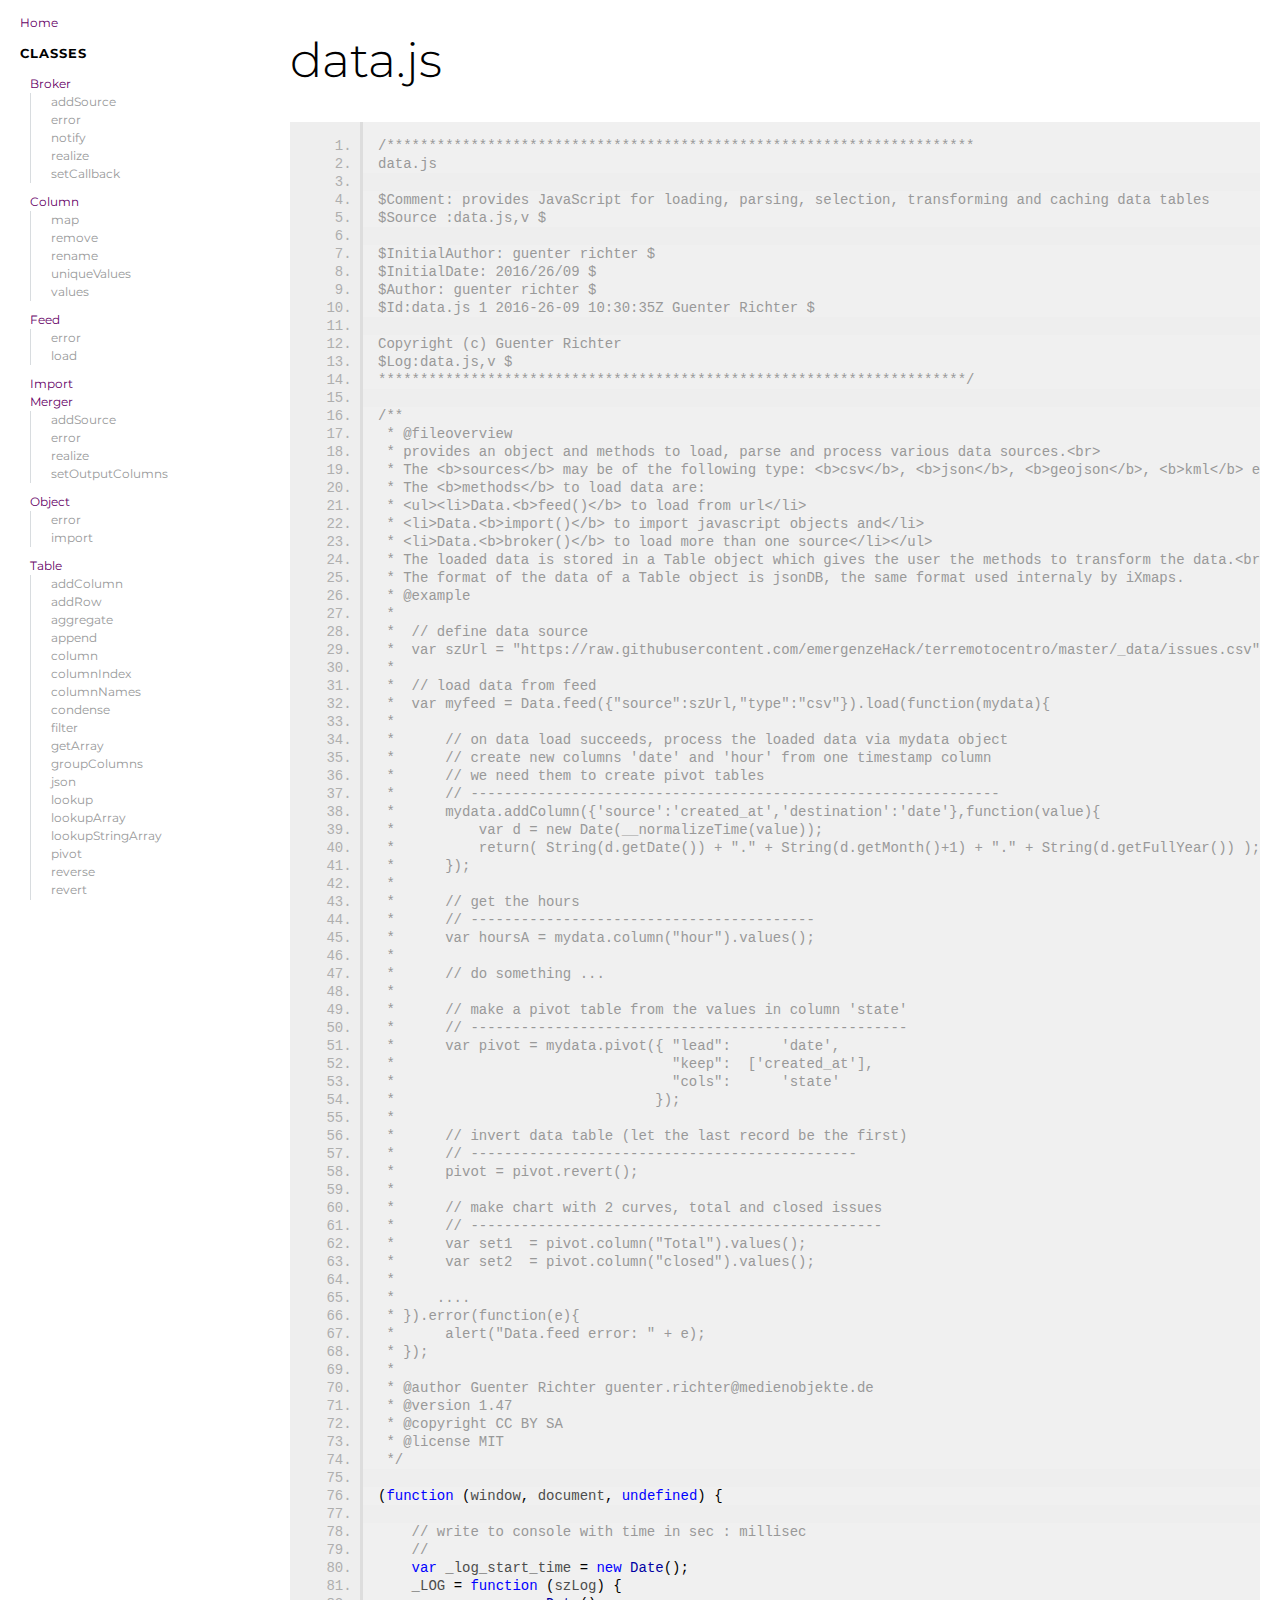
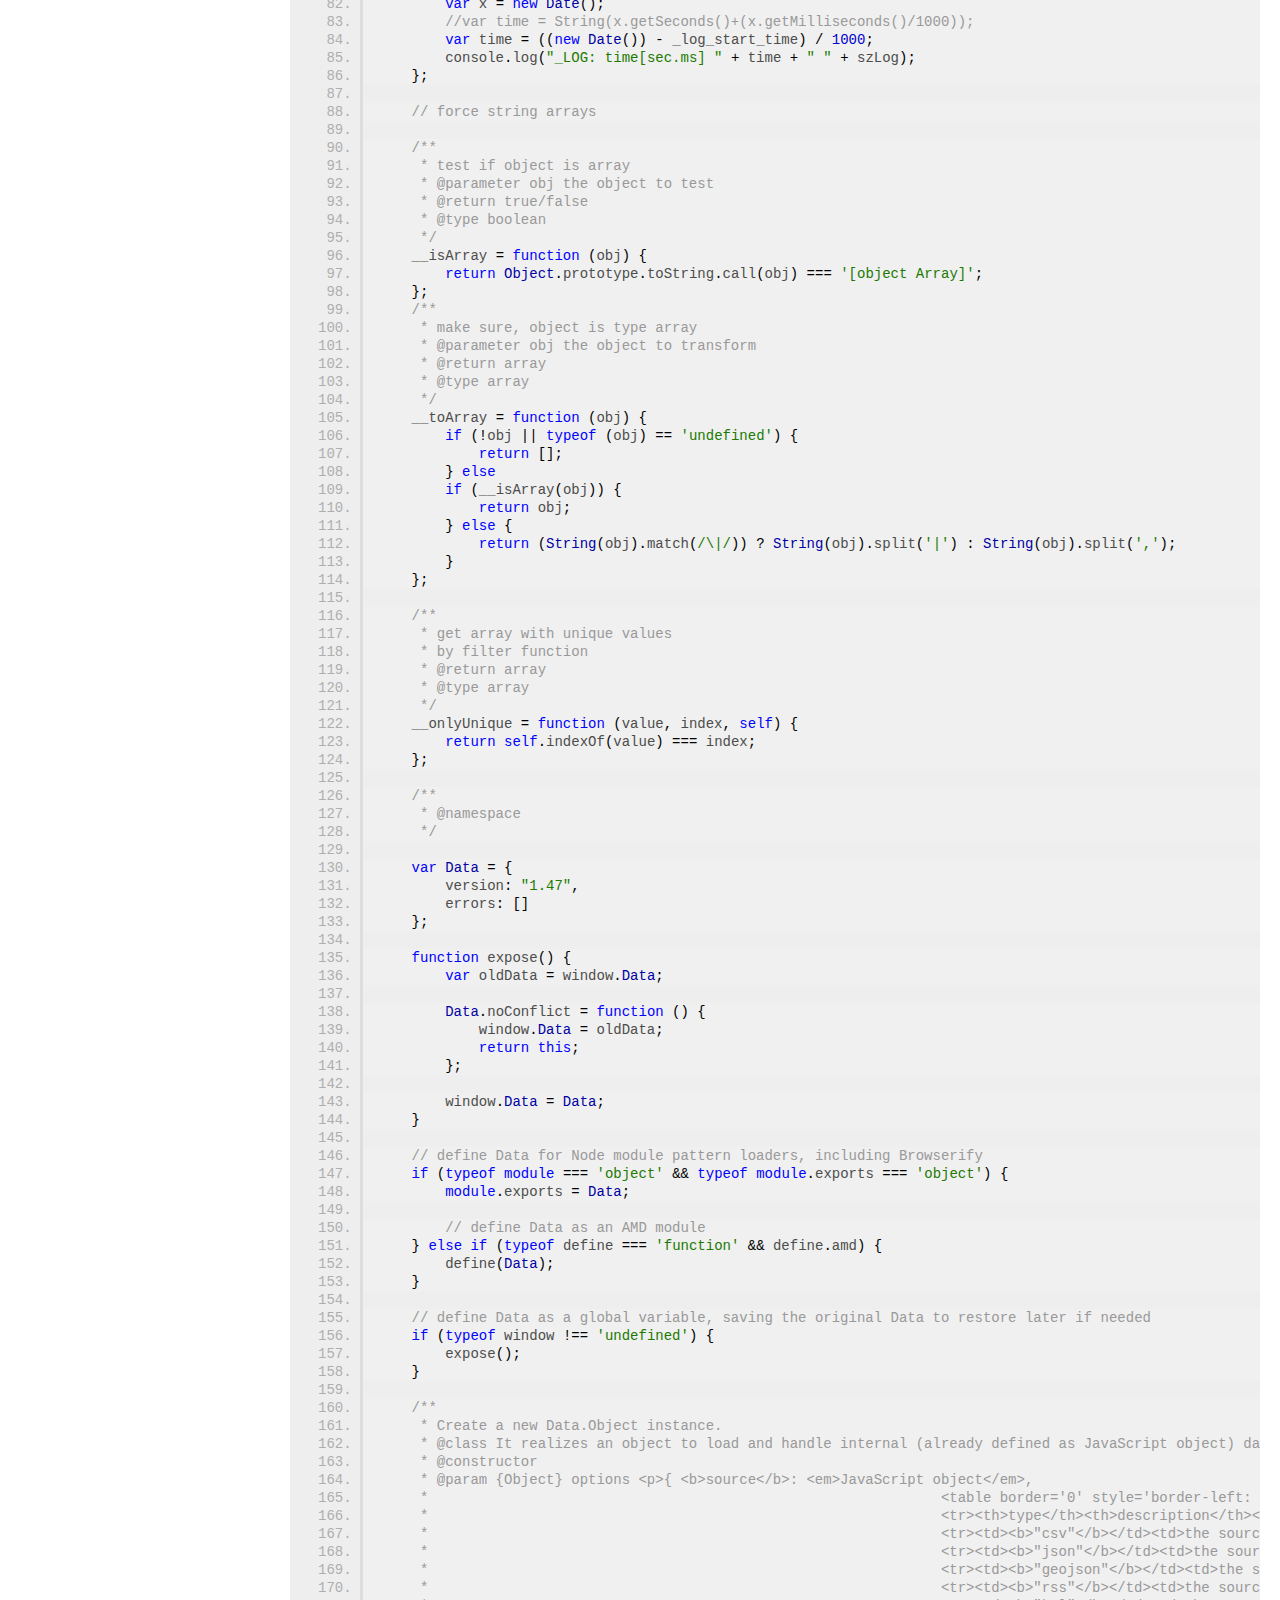
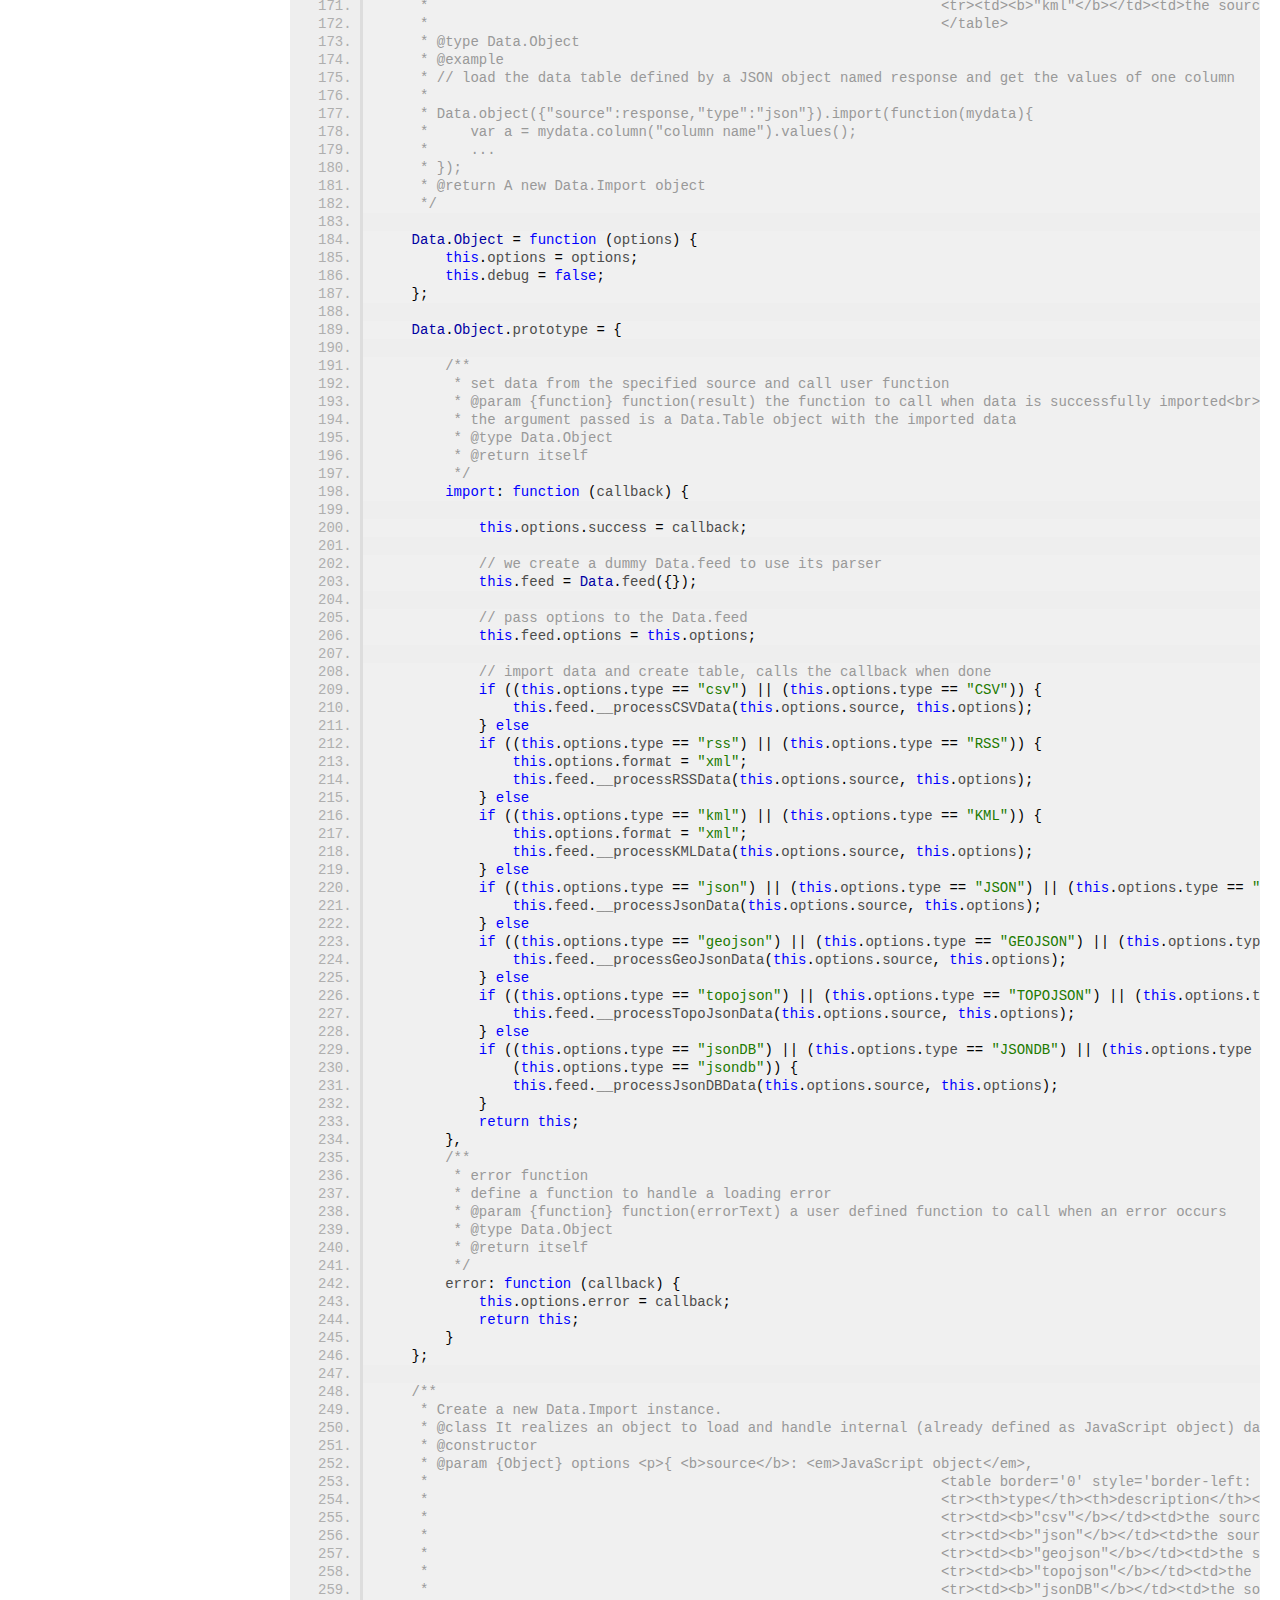
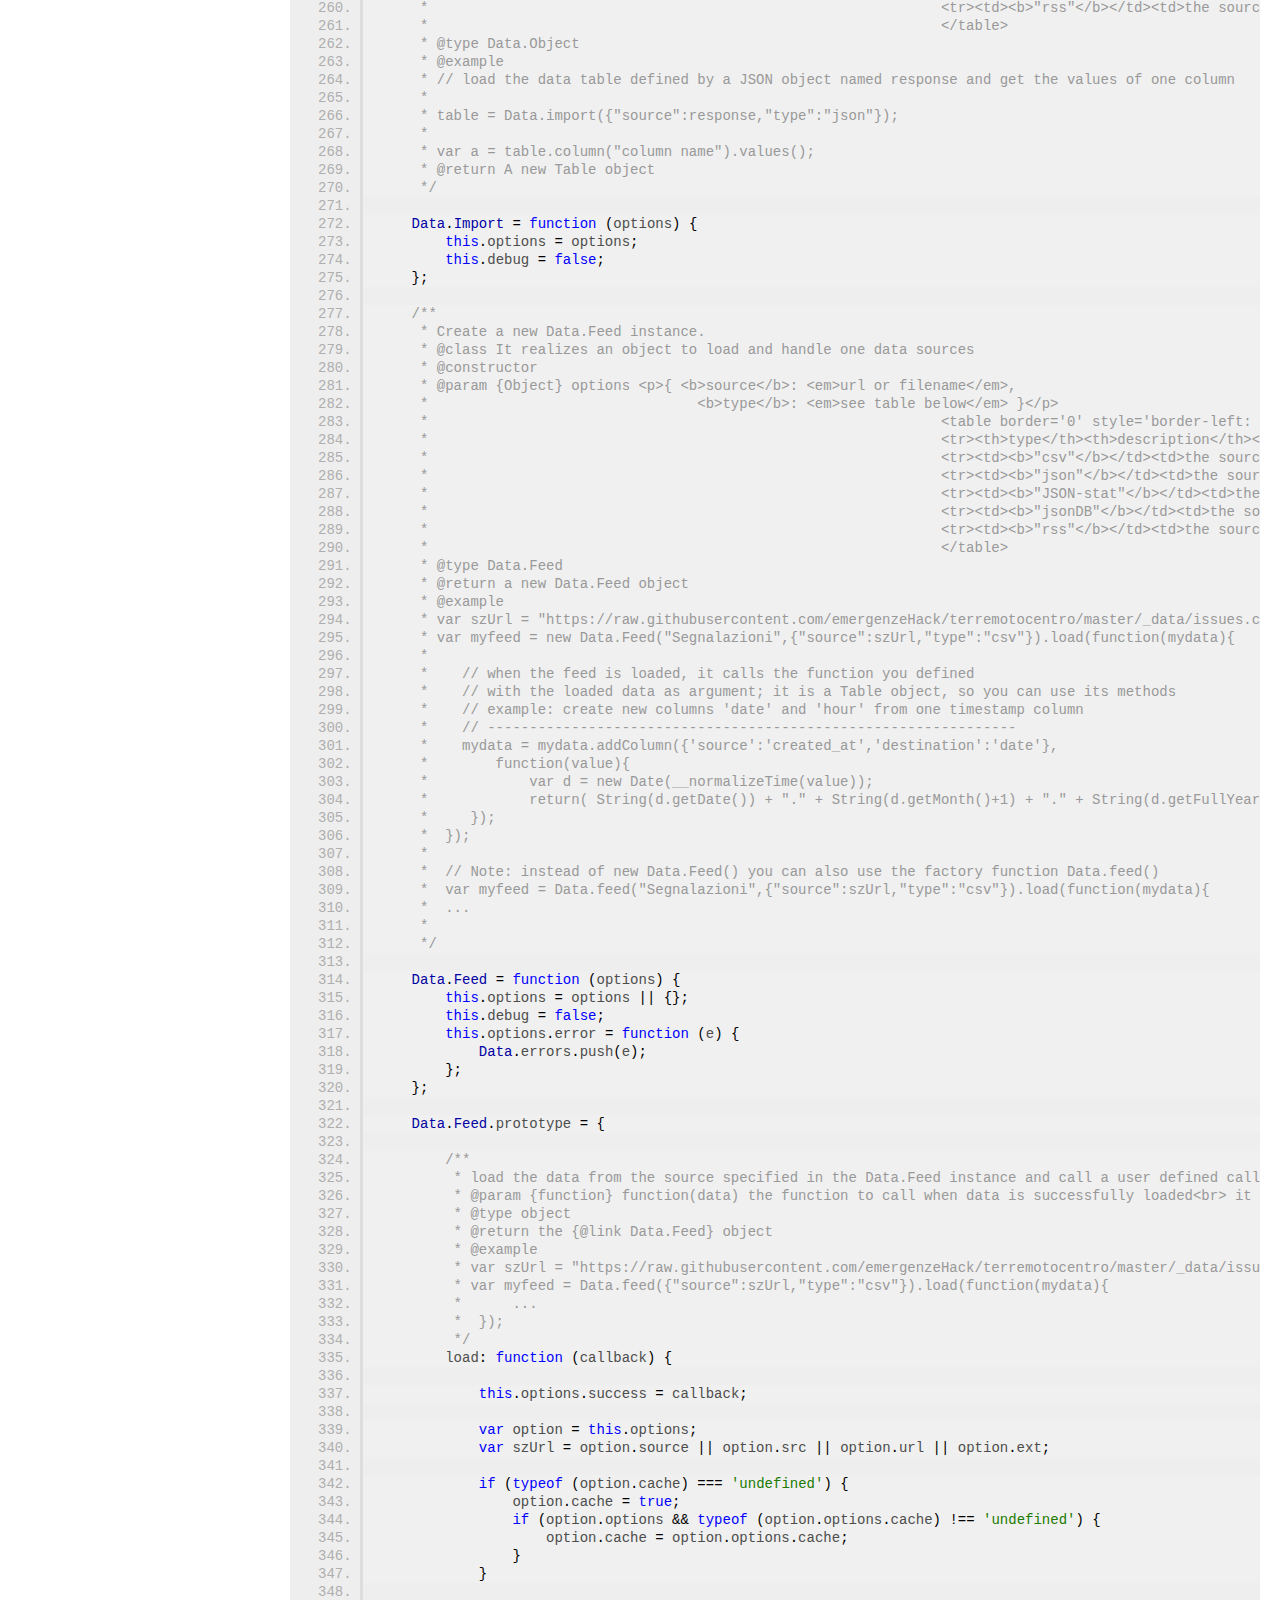
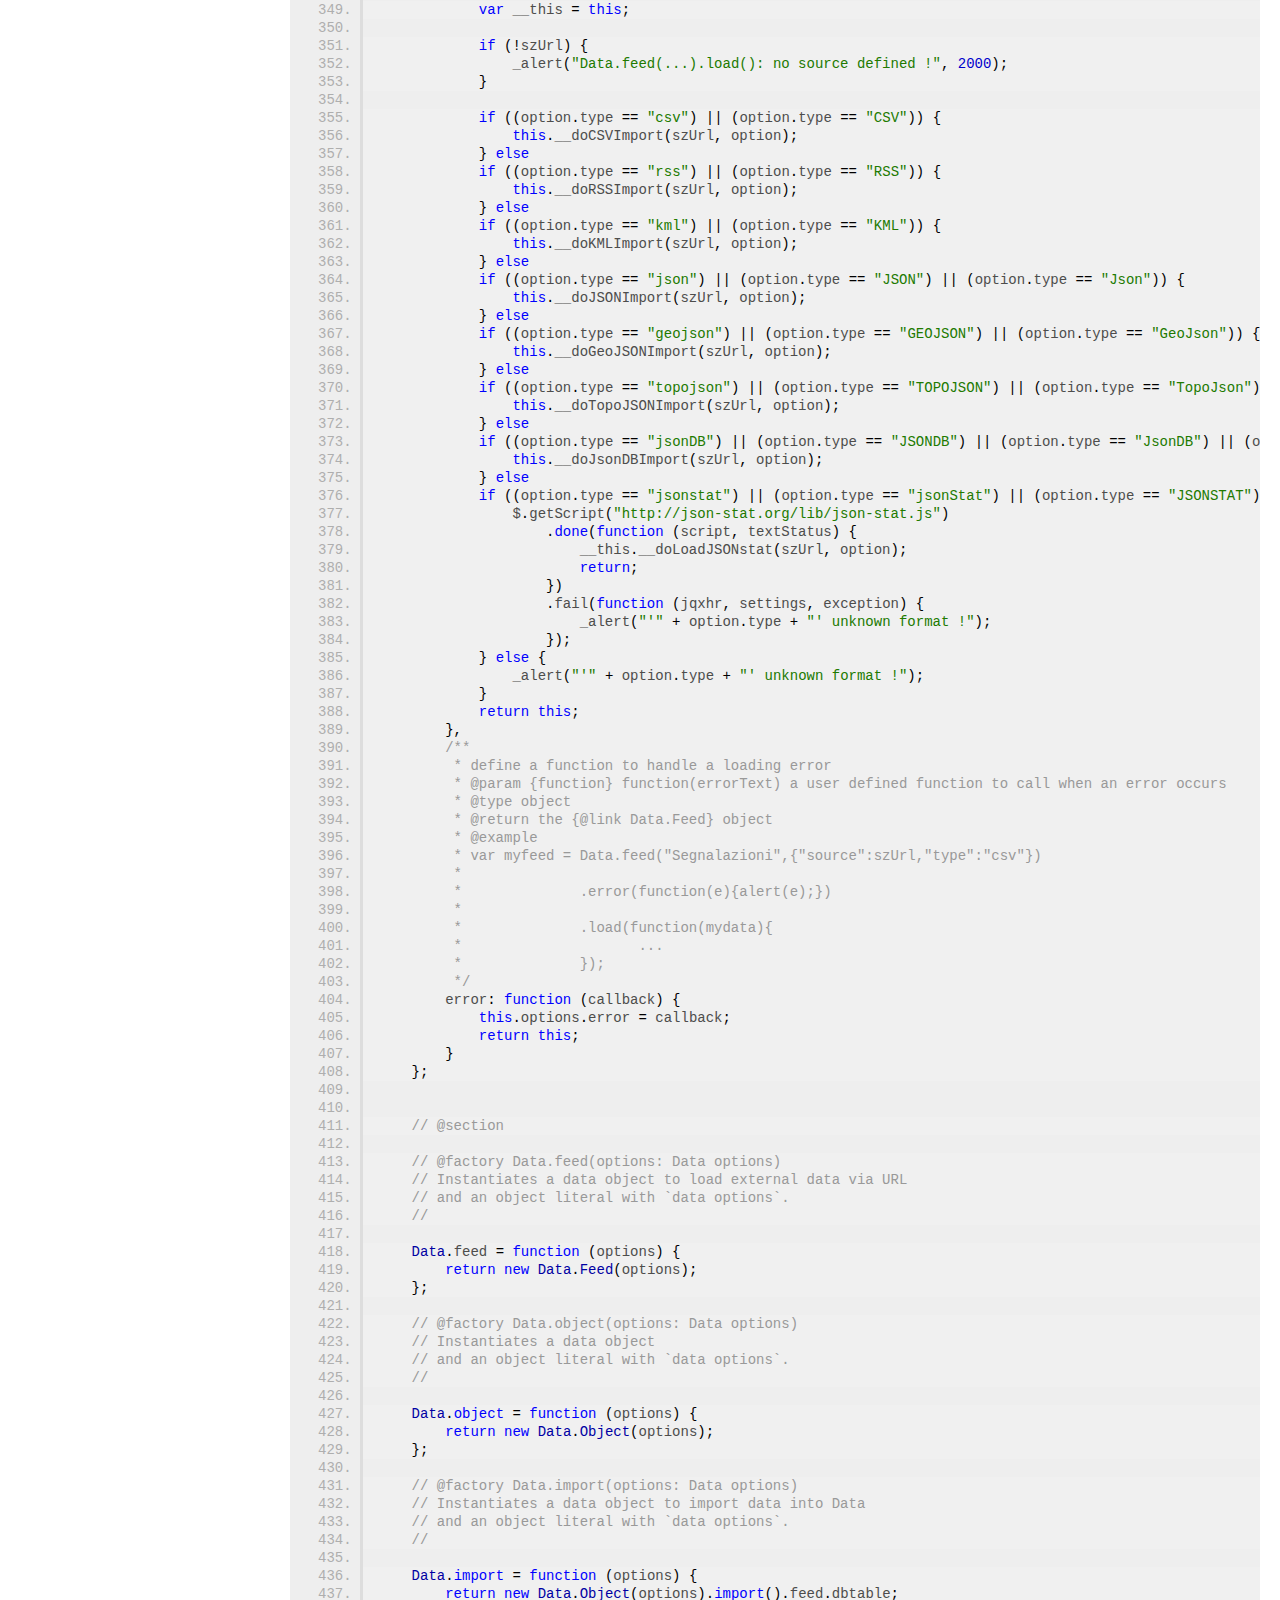
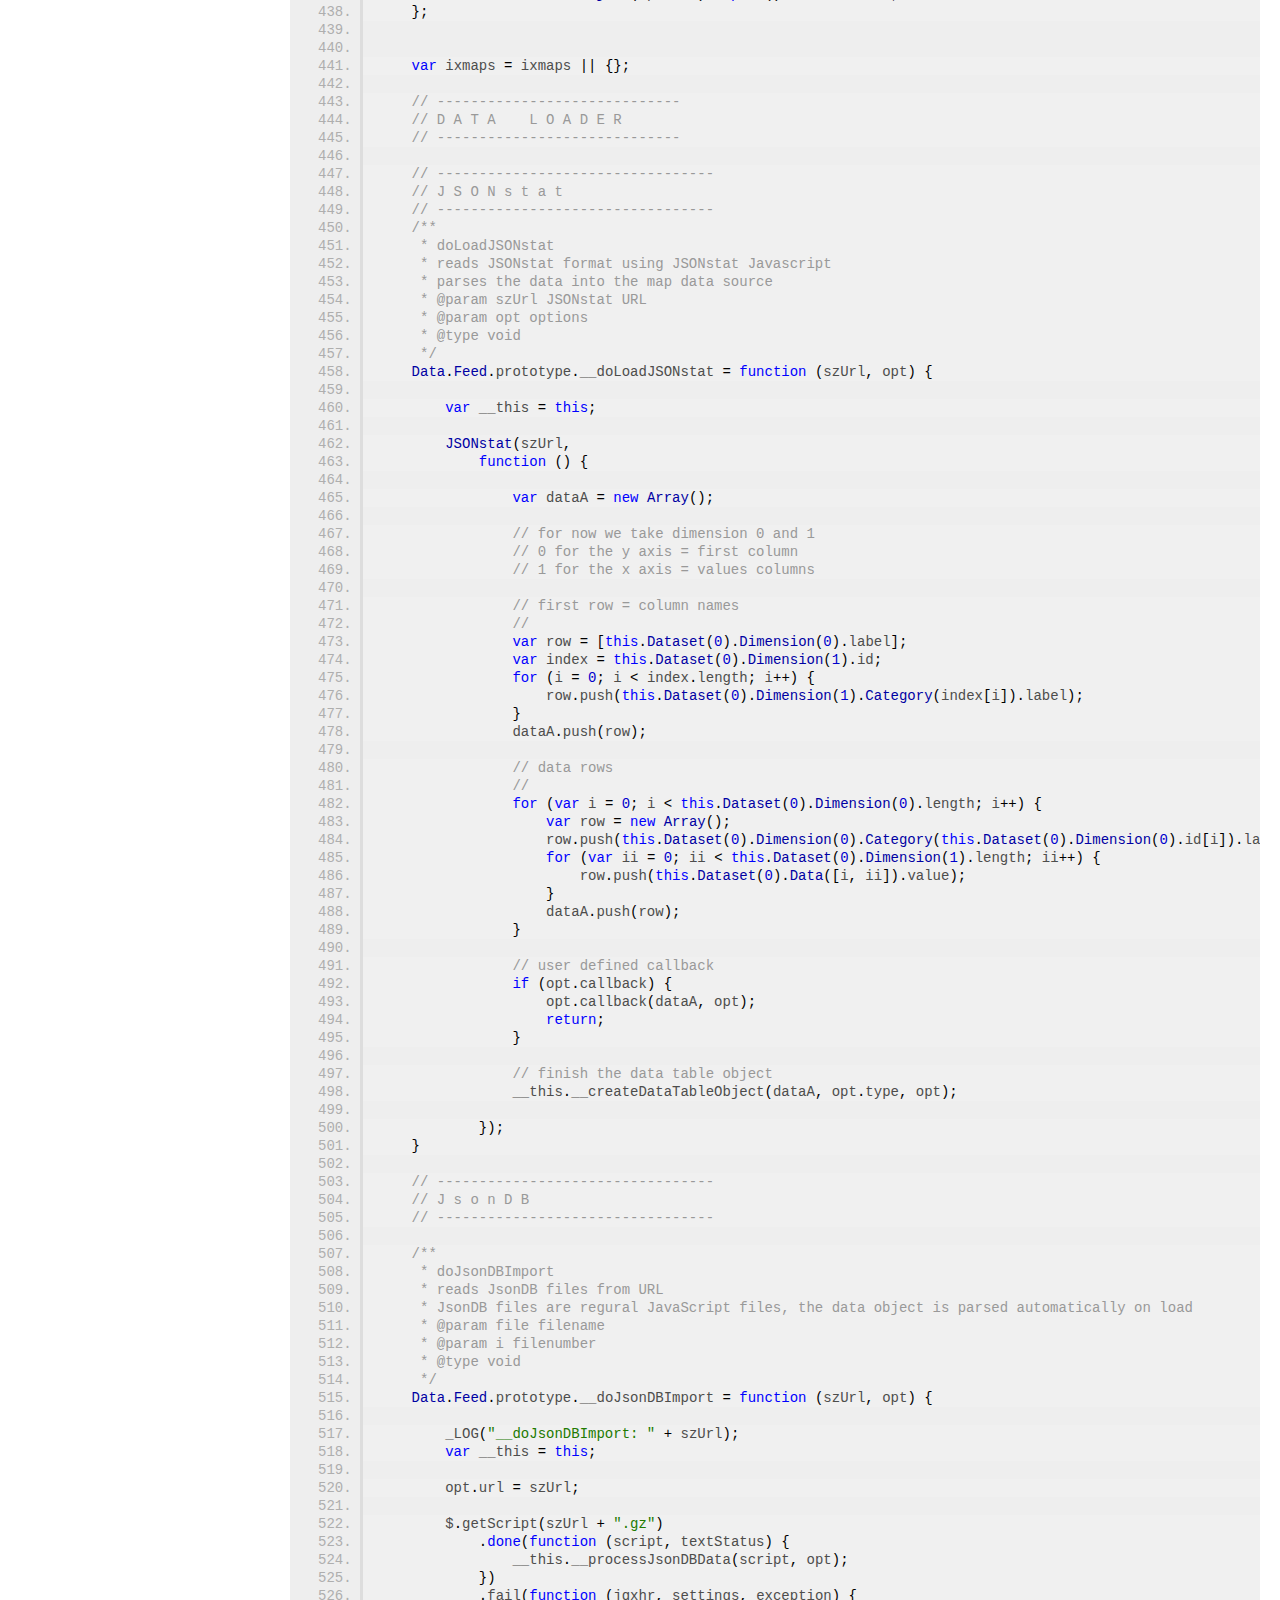
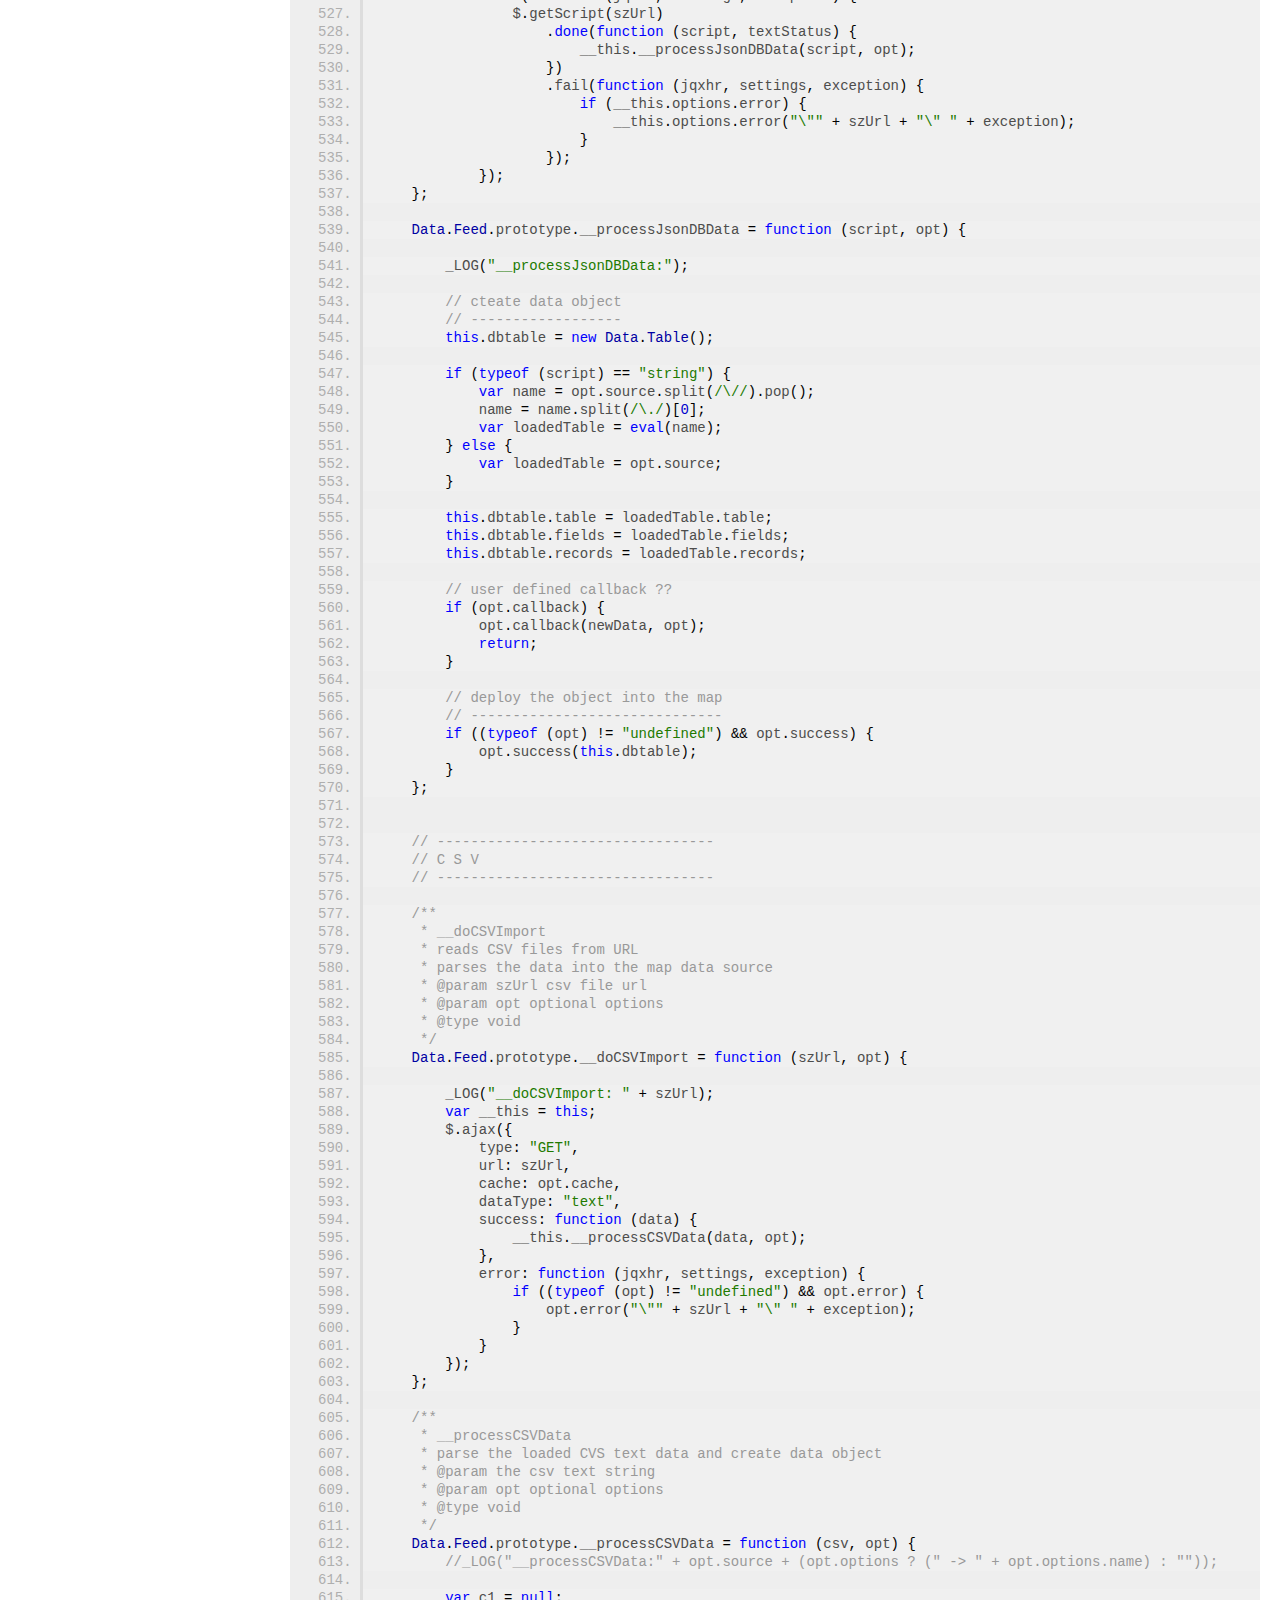
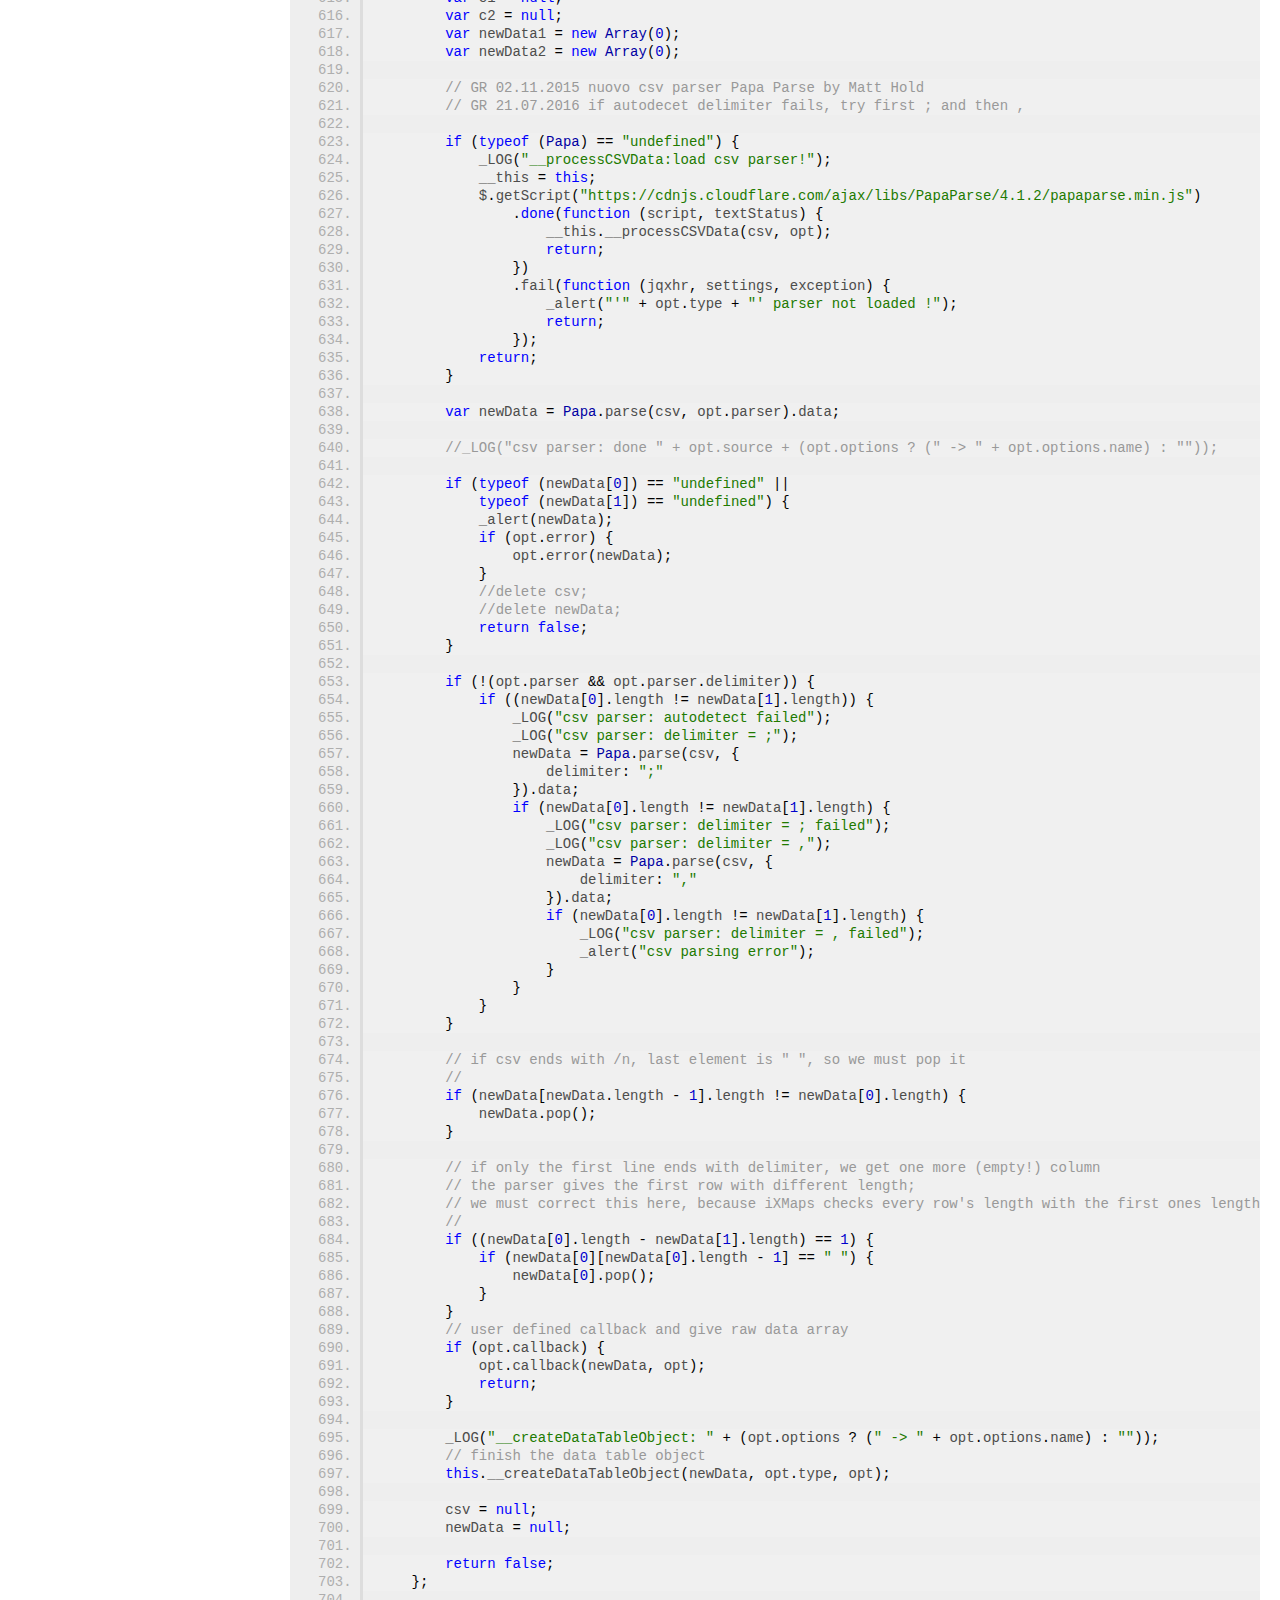
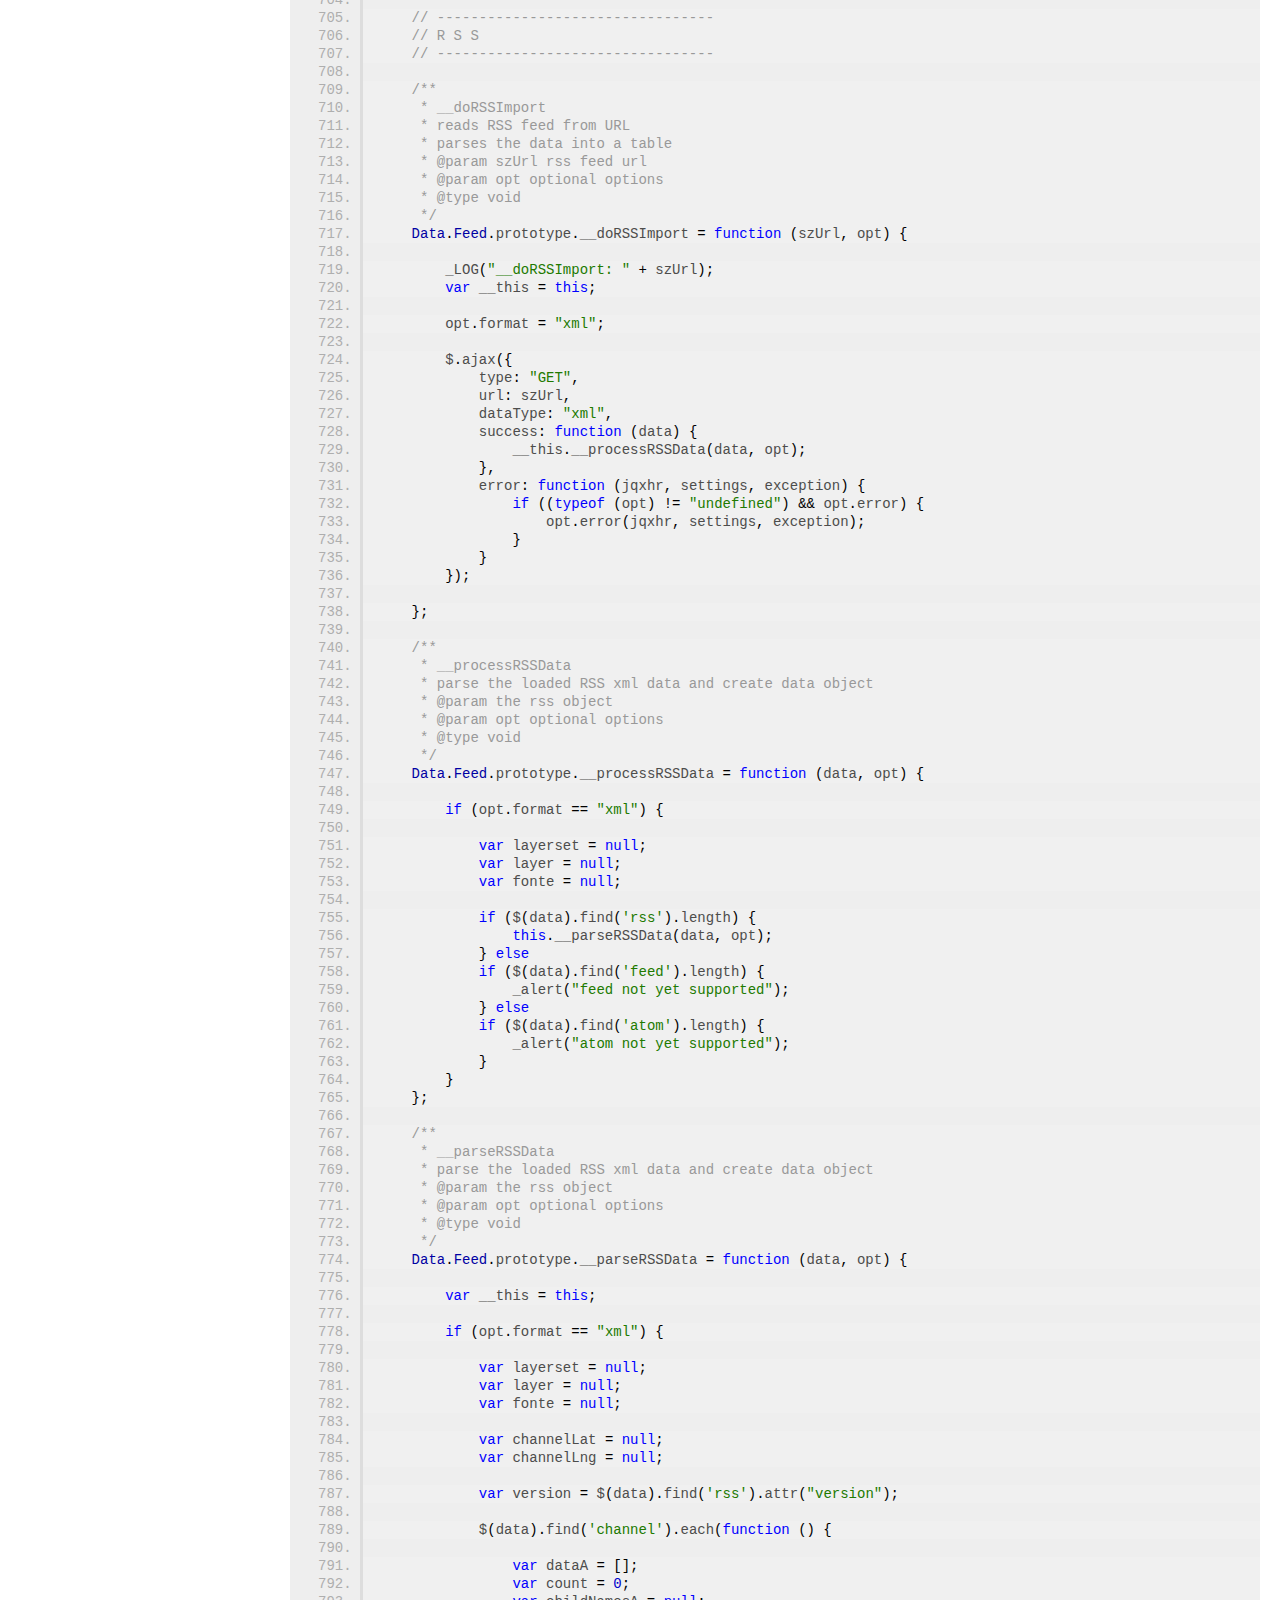
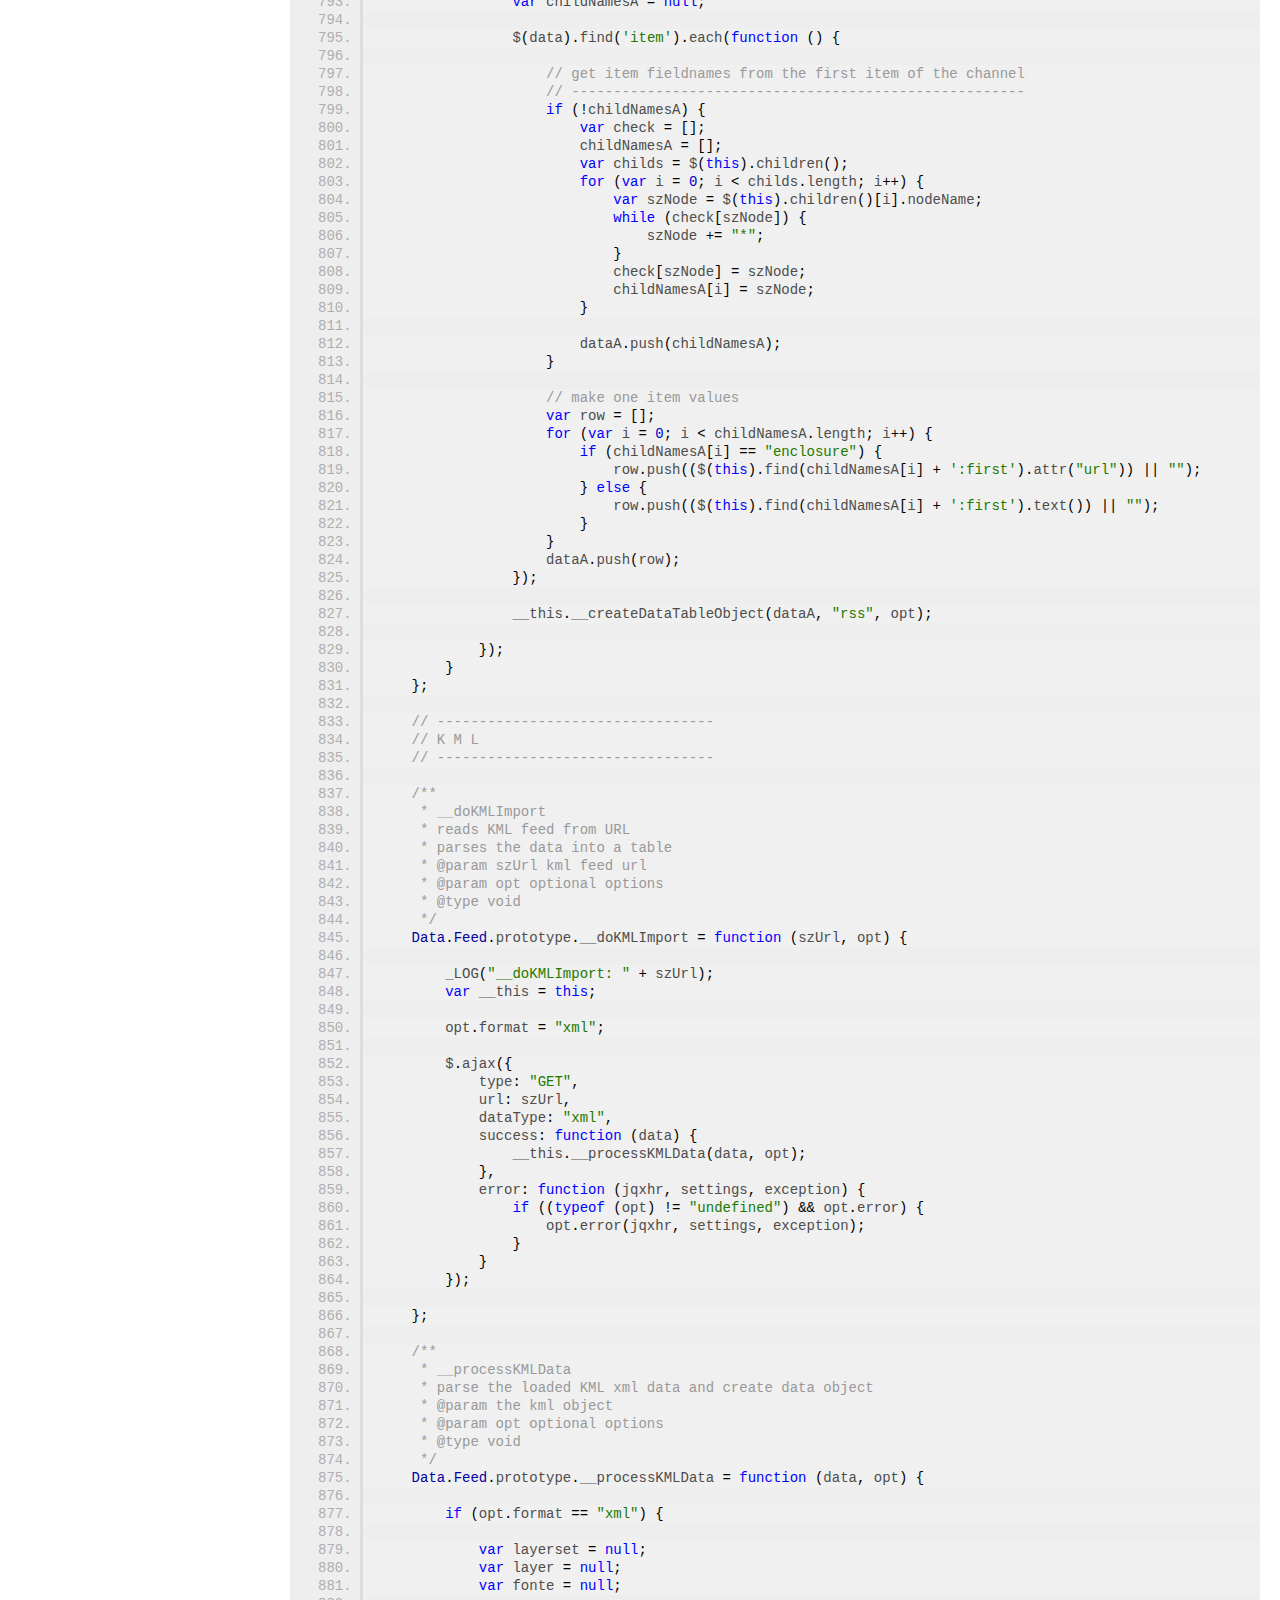
<file: docs/data.js.html>
<!DOCTYPE html>
<html lang="en">
<head>
    <meta charset="utf-8">
    <title>data.js - Documentation</title>

    <script src="scripts/prettify/prettify.js"></script>
    <script src="scripts/prettify/lang-css.js"></script>
    <!--[if lt IE 9]>
      <script src="//html5shiv.googlecode.com/svn/trunk/html5.js"></script>
    <![endif]-->
    <link type="text/css" rel="stylesheet" href="styles/prettify.css">
    <link type="text/css" rel="stylesheet" href="styles/jsdoc.css">
</head>
<body>

<input type="checkbox" id="nav-trigger" class="nav-trigger" />
<label for="nav-trigger" class="navicon-button x">
  <div class="navicon"></div>
</label>

<label for="nav-trigger" class="overlay"></label>

<nav>
    <h2><a href="index.html">Home</a></h2><h3>Classes</h3><ul><li><a href="-_anonymous_-Data.Broker.html">Broker</a><ul class='methods'><li data-type='method'><a href="-_anonymous_-Data.Broker.html#addSource">addSource</a></li><li data-type='method'><a href="-_anonymous_-Data.Broker.html#error">error</a></li><li data-type='method'><a href="-_anonymous_-Data.Broker.html#notify">notify</a></li><li data-type='method'><a href="-_anonymous_-Data.Broker.html#realize">realize</a></li><li data-type='method'><a href="-_anonymous_-Data.Broker.html#setCallback">setCallback</a></li></ul></li><li><a href="-_anonymous_-Data.Column.html">Column</a><ul class='methods'><li data-type='method'><a href="-_anonymous_-Data.Column.html#map">map</a></li><li data-type='method'><a href="-_anonymous_-Data.Column.html#remove">remove</a></li><li data-type='method'><a href="-_anonymous_-Data.Column.html#rename">rename</a></li><li data-type='method'><a href="-_anonymous_-Data.Column.html#uniqueValues">uniqueValues</a></li><li data-type='method'><a href="-_anonymous_-Data.Column.html#values">values</a></li></ul></li><li><a href="-_anonymous_-Data.Feed.html">Feed</a><ul class='methods'><li data-type='method'><a href="-_anonymous_-Data.Feed.html#error">error</a></li><li data-type='method'><a href="-_anonymous_-Data.Feed.html#load">load</a></li></ul></li><li><a href="-_anonymous_-Data.Import.html">Import</a></li><li><a href="-_anonymous_-Data.Merger.html">Merger</a><ul class='methods'><li data-type='method'><a href="-_anonymous_-Data.Merger.html#addSource">addSource</a></li><li data-type='method'><a href="-_anonymous_-Data.Merger.html#error">error</a></li><li data-type='method'><a href="-_anonymous_-Data.Merger.html#realize">realize</a></li><li data-type='method'><a href="-_anonymous_-Data.Merger.html#setOutputColumns">setOutputColumns</a></li></ul></li><li><a href="-_anonymous_-Data.Object.html">Object</a><ul class='methods'><li data-type='method'><a href="-_anonymous_-Data.Object.html#error">error</a></li><li data-type='method'><a href="-_anonymous_-Data.Object.html#import">import</a></li></ul></li><li><a href="-_anonymous_-Data.Table.html">Table</a><ul class='methods'><li data-type='method'><a href="-_anonymous_-Data.Table.html#addColumn">addColumn</a></li><li data-type='method'><a href="-_anonymous_-Data.Table.html#addRow">addRow</a></li><li data-type='method'><a href="-_anonymous_-Data.Table.html#aggregate">aggregate</a></li><li data-type='method'><a href="-_anonymous_-Data.Table.html#append">append</a></li><li data-type='method'><a href="-_anonymous_-Data.Table.html#column">column</a></li><li data-type='method'><a href="-_anonymous_-Data.Table.html#columnIndex">columnIndex</a></li><li data-type='method'><a href="-_anonymous_-Data.Table.html#columnNames">columnNames</a></li><li data-type='method'><a href="-_anonymous_-Data.Table.html#condense">condense</a></li><li data-type='method'><a href="-_anonymous_-Data.Table.html#filter">filter</a></li><li data-type='method'><a href="-_anonymous_-Data.Table.html#getArray">getArray</a></li><li data-type='method'><a href="-_anonymous_-Data.Table.html#groupColumns">groupColumns</a></li><li data-type='method'><a href="-_anonymous_-Data.Table.html#json">json</a></li><li data-type='method'><a href="-_anonymous_-Data.Table.html#lookup">lookup</a></li><li data-type='method'><a href="-_anonymous_-Data.Table.html#lookupArray">lookupArray</a></li><li data-type='method'><a href="-_anonymous_-Data.Table.html#lookupStringArray">lookupStringArray</a></li><li data-type='method'><a href="-_anonymous_-Data.Table.html#pivot">pivot</a></li><li data-type='method'><a href="-_anonymous_-Data.Table.html#reverse">reverse</a></li><li data-type='method'><a href="-_anonymous_-Data.Table.html#revert">revert</a></li><li data-type='method'><a href="-_anonymous_-Data.Table.html#select">select</a></li><li data-type='method'><a href="-_anonymous_-Data.Table.html#setArray">setArray</a></li><li data-type='method'><a href="-_anonymous_-Data.Table.html#sort">sort</a></li><li data-type='method'><a href="-_anonymous_-Data.Table.html#subtable">subtable</a></li></ul></li></ul><h3>Global</h3><ul><li><a href="global.html#getData">getData</a></li><li><a href="global.html#parseDefinition">parseDefinition</a></li><li><a href="global.html#setData">setData</a></li></ul>
</nav>

<div id="main">
    
    <h1 class="page-title">data.js</h1>
    

    



    
    <section>
        <article>
            <pre class="prettyprint source linenums"><code>/**********************************************************************
data.js

$Comment: provides JavaScript for loading, parsing, selection, transforming and caching data tables
$Source :data.js,v $

$InitialAuthor: guenter richter $
$InitialDate: 2016/26/09 $
$Author: guenter richter $
$Id:data.js 1 2016-26-09 10:30:35Z Guenter Richter $

Copyright (c) Guenter Richter
$Log:data.js,v $
**********************************************************************/

/** 
 * @fileoverview
 * provides an object and methods to load, parse and process various data sources.&lt;br>
 * The &lt;b>sources&lt;/b> may be of the following type: &lt;b>csv&lt;/b>, &lt;b>json&lt;/b>, &lt;b>geojson&lt;/b>, &lt;b>kml&lt;/b> e &lt;b>rss&lt;/b>.&lt;br>
 * The &lt;b>methods&lt;/b> to load data are: 
 * &lt;ul>&lt;li>Data.&lt;b>feed()&lt;/b> to load from url&lt;/li>
 * &lt;li>Data.&lt;b>import()&lt;/b> to import javascript objects and&lt;/li>
 * &lt;li>Data.&lt;b>broker()&lt;/b> to load more than one source&lt;/li>&lt;/ul>
 * The loaded data is stored in a Table object which gives the user the methods to transform the data.&lt;br>
 * The format of the data of a Table object is jsonDB, the same format used internaly by iXmaps.
 * @example 
 *
 *  // define data source
 *  var szUrl = "https://raw.githubusercontent.com/emergenzeHack/terremotocentro/master/_data/issues.csv";
 *
 *  // load data from feed
 *  var myfeed = Data.feed({"source":szUrl,"type":"csv"}).load(function(mydata){
 *
 *      // on data load succeeds, process the loaded data via mydata object
 *      // create new columns 'date' and 'hour' from one timestamp column
 *      // we need them to create pivot tables 
 *      // ---------------------------------------------------------------
 *      mydata.addColumn({'source':'created_at','destination':'date'},function(value){
 *          var d = new Date(__normalizeTime(value));
 *          return( String(d.getDate()) + "." + String(d.getMonth()+1) + "." + String(d.getFullYear()) );
 *      });
 *
 *      // get the hours
 *      // -----------------------------------------
 *      var hoursA = mydata.column("hour").values();
 *
 *      // do something ... 
 *
 *      // make a pivot table from the values in column 'state'
 *      // ----------------------------------------------------
 *      var pivot = mydata.pivot({ "lead":	'date',
 *                                 "keep":  ['created_at'],	
 *                                 "cols":	'state' 
 *                               });
 *
 *      // invert data table (let the last record be the first)
 *      // ----------------------------------------------
 *      pivot = pivot.revert();
 *
 *      // make chart with 2 curves, total and closed issues
 *      // -------------------------------------------------
 *      var set1  = pivot.column("Total").values();
 *      var set2  = pivot.column("closed").values();
 *
 *     ....
 * }).error(function(e){
 *      alert("Data.feed error: " + e);
 * });
 *
 * @author Guenter Richter guenter.richter@medienobjekte.de
 * @version 1.47 
 * @copyright CC BY SA
 * @license MIT
 */

(function (window, document, undefined) {

    // write to console with time in sec : millisec
    //
    var _log_start_time = new Date();
    _LOG = function (szLog) {
        var x = new Date();
        //var time = String(x.getSeconds()+(x.getMilliseconds()/1000));
        var time = ((new Date()) - _log_start_time) / 1000;
        console.log("_LOG: time[sec.ms] " + time + " " + szLog);
    };

    // force string arrays 

    /**
     * test if object is array 
     * @parameter obj the object to test
     * @return true/false
     * @type boolean
     */
    __isArray = function (obj) {
        return Object.prototype.toString.call(obj) === '[object Array]';
    };
    /**
     * make sure, object is type array 
     * @parameter obj the object to transform
     * @return array
     * @type array
     */
    __toArray = function (obj) {
        if (!obj || typeof (obj) == 'undefined') {
            return [];
        } else
        if (__isArray(obj)) {
            return obj;
        } else {
            return (String(obj).match(/\|/)) ? String(obj).split('|') : String(obj).split(',');
        }
    };

    /**
     * get array with unique values
     * by filter function 
     * @return array
     * @type array
     */
    __onlyUnique = function (value, index, self) {
        return self.indexOf(value) === index;
    };

    /** 
     * @namespace 
     */

    var Data = {
        version: "1.47",
        errors: []
    };

    function expose() {
        var oldData = window.Data;

        Data.noConflict = function () {
            window.Data = oldData;
            return this;
        };

        window.Data = Data;
    }

    // define Data for Node module pattern loaders, including Browserify
    if (typeof module === 'object' &amp;&amp; typeof module.exports === 'object') {
        module.exports = Data;

        // define Data as an AMD module
    } else if (typeof define === 'function' &amp;&amp; define.amd) {
        define(Data);
    }

    // define Data as a global variable, saving the original Data to restore later if needed
    if (typeof window !== 'undefined') {
        expose();
    }

    /**
     * Create a new Data.Object instance.  
     * @class It realizes an object to load and handle internal (already defined as JavaScript object) data sources (CSV,JSON,...)
     * @constructor
     * @param {Object} options &lt;p>{ &lt;b>source&lt;/b>: &lt;em>JavaScript object&lt;/em>,
     *								   &lt;table border='0' style='border-left: 1px solid #ddd;'>	
     *								   &lt;tr>&lt;th>type&lt;/th>&lt;th>description&lt;/th>&lt;/tr>
     *								   &lt;tr>&lt;td>&lt;b>"csv"&lt;/b>&lt;/td>&lt;td>the source is 'plain text' formatted as Comma Separated Values&lt;br>delimiter supported: , and ;&lt;/td>&lt;/tr>
     *								   &lt;tr>&lt;td>&lt;b>"json"&lt;/b>&lt;/td>&lt;td>the source is JSON (Javascript Object Notation)&lt;/td>&lt;/tr>
     *								   &lt;tr>&lt;td>&lt;b>"geojson"&lt;/b>&lt;/td>&lt;td>the source is a JSON object formatted in &lt;a href="https://geojson.org/" target="_blank">GeoJson&lt;/a>&lt;/td>&lt;/tr>
     *								   &lt;tr>&lt;td>&lt;b>"rss"&lt;/b>&lt;/td>&lt;td>the source is an xml rss feed&lt;/td>&lt;/tr>
     *								   &lt;tr>&lt;td>&lt;b>"kml"&lt;/b>&lt;/td>&lt;td>the source is in Keyhole Markup Language&lt;/td>&lt;/tr>
     *								   &lt;/table> 
     * @type Data.Object
     * @example
     * // load the data table defined by a JSON object named response and get the values of one column 
     *
     * Data.object({"source":response,"type":"json"}).import(function(mydata){
     *     var a = mydata.column("column name").values();
     *     ...
     * });
     * @return A new Data.Import object
     */

    Data.Object = function (options) {
        this.options = options;
        this.debug = false;
    };

    Data.Object.prototype = {

        /**
         * set data from the specified source and call user function
         * @param {function} function(result) the function to call when data is successfully imported&lt;br>
         * the argument passed is a Data.Table object with the imported data 
         * @type Data.Object
         * @return itself 
         */
        import: function (callback) {

            this.options.success = callback;

            // we create a dummy Data.feed to use its parser
            this.feed = Data.feed({});

            // pass options to the Data.feed
            this.feed.options = this.options;

            // import data and create table, calls the callback when done
            if ((this.options.type == "csv") || (this.options.type == "CSV")) {
                this.feed.__processCSVData(this.options.source, this.options);
            } else
            if ((this.options.type == "rss") || (this.options.type == "RSS")) {
                this.options.format = "xml";
                this.feed.__processRSSData(this.options.source, this.options);
            } else
            if ((this.options.type == "kml") || (this.options.type == "KML")) {
                this.options.format = "xml";
                this.feed.__processKMLData(this.options.source, this.options);
            } else
            if ((this.options.type == "json") || (this.options.type == "JSON") || (this.options.type == "Json")) {
                this.feed.__processJsonData(this.options.source, this.options);
            } else
            if ((this.options.type == "geojson") || (this.options.type == "GEOJSON") || (this.options.type == "GeoJson")) {
                this.feed.__processGeoJsonData(this.options.source, this.options);
            } else
            if ((this.options.type == "topojson") || (this.options.type == "TOPOJSON") || (this.options.type == "TopoJson")) {
                this.feed.__processTopoJsonData(this.options.source, this.options);
            } else
            if ((this.options.type == "jsonDB") || (this.options.type == "JSONDB") || (this.options.type == "JsonDB") ||
                (this.options.type == "jsondb")) {
                this.feed.__processJsonDBData(this.options.source, this.options);
            }
            return this;
        },
        /**
         * error function
         * define a function to handle a loading error
         * @param {function} function(errorText) a user defined function to call when an error occurs
         * @type Data.Object
         * @return itself  
         */
        error: function (callback) {
            this.options.error = callback;
            return this;
        }
    };

    /**
     * Create a new Data.Import instance.  
     * @class It realizes an object to load and handle internal (already defined as JavaScript object) data sources (CSV,JSON,...)
     * @constructor
     * @param {Object} options &lt;p>{ &lt;b>source&lt;/b>: &lt;em>JavaScript object&lt;/em>,
     *								   &lt;table border='0' style='border-left: 1px solid #ddd;'>	
     *								   &lt;tr>&lt;th>type&lt;/th>&lt;th>description&lt;/th>&lt;/tr>
     *								   &lt;tr>&lt;td>&lt;b>"csv"&lt;/b>&lt;/td>&lt;td>the source is 'plain text' formatted as Comma Separated Values&lt;br>delimiter supported: , and ;&lt;/td>&lt;/tr>
     *								   &lt;tr>&lt;td>&lt;b>"json"&lt;/b>&lt;/td>&lt;td>the source is JSON (Javascript Object Notation)&lt;/td>&lt;/tr>
     *								   &lt;tr>&lt;td>&lt;b>"geojson"&lt;/b>&lt;/td>&lt;td>the source is a JSON object formatted in &lt;a href="https://geojson.org/" target="_blank">GeoJson&lt;/a>&lt;/td>&lt;/tr>
     *								   &lt;tr>&lt;td>&lt;b>"topojson"&lt;/b>&lt;/td>&lt;td>the source is a JSON object formatted in &lt;a href="https://github.com/topojson/topojson" target="_blank">TopoJson&lt;/a>&lt;/td>&lt;/tr>
     *								   &lt;tr>&lt;td>&lt;b>"jsonDB"&lt;/b>&lt;/td>&lt;td>the source is a jsonDB table object&lt;/td>&lt;/tr>
     *								   &lt;tr>&lt;td>&lt;b>"rss"&lt;/b>&lt;/td>&lt;td>the source is an xml rss feed&lt;/td>&lt;/tr>
     *								   &lt;/table> 
     * @type Data.Object
     * @example
     * // load the data table defined by a JSON object named response and get the values of one column 
     *
     * table = Data.import({"source":response,"type":"json"});
     *
     * var a = table.column("column name").values();
     * @return A new Table object
     */

    Data.Import = function (options) {
        this.options = options;
        this.debug = false;
    };

    /**
     * Create a new Data.Feed instance.  
     * @class It realizes an object to load and handle one data sources
     * @constructor
     * @param {Object} options &lt;p>{ &lt;b>source&lt;/b>: &lt;em>url or filename&lt;/em>,
     *                                &lt;b>type&lt;/b>: &lt;em>see table below&lt;/em> }&lt;/p>
     *								   &lt;table border='0' style='border-left: 1px solid #ddd;'>	
     *								   &lt;tr>&lt;th>type&lt;/th>&lt;th>description&lt;/th>&lt;/tr>
     *								   &lt;tr>&lt;td>&lt;b>"csv"&lt;/b>&lt;/td>&lt;td>the source is 'plain text' formatted as Comma Separated Values&lt;br>delimiter supported: , and ;&lt;/td>&lt;/tr>
     *								   &lt;tr>&lt;td>&lt;b>"json"&lt;/b>&lt;/td>&lt;td>the source is JSON (Javascript Object Notation)&lt;/td>&lt;/tr>
     *								   &lt;tr>&lt;td>&lt;b>"JSON-stat"&lt;/b>&lt;/td>&lt;td>the source is a JSON object formatted in &lt;a href="https://json-stat.org/JSON-stat" target="_blank">JSON-stat&lt;/a>&lt;/td>&lt;/tr>
     *								   &lt;tr>&lt;td>&lt;b>"jsonDB"&lt;/b>&lt;/td>&lt;td>the source is in ixmaps internal data table format&lt;/td>&lt;/tr>
     *								   &lt;tr>&lt;td>&lt;b>"rss"&lt;/b>&lt;/td>&lt;td>the source is an xml rss feed&lt;/td>&lt;/tr>
     *								   &lt;/table> 
     * @type Data.Feed
     * @return a new Data.Feed object
     * @example
     * var szUrl = "https://raw.githubusercontent.com/emergenzeHack/terremotocentro/master/_data/issues.csv";
     * var myfeed = new Data.Feed("Segnalazioni",{"source":szUrl,"type":"csv"}).load(function(mydata){
     *	
     *    // when the feed is loaded, it calls the function you defined
     *    // with the loaded data as argument; it is a Table object, so you can use its methods
     *    // example: create new columns 'date' and 'hour' from one timestamp column
     *    // ---------------------------------------------------------------
     *    mydata = mydata.addColumn({'source':'created_at','destination':'date'},
     *        function(value){
     *            var d = new Date(__normalizeTime(value));
     *            return( String(d.getDate()) + "." + String(d.getMonth()+1) + "." + String(d.getFullYear()) );
     *     });
     *  });
     *
     *  // Note: instead of new Data.Feed() you can also use the factory function Data.feed()
     *  var myfeed = Data.feed("Segnalazioni",{"source":szUrl,"type":"csv"}).load(function(mydata){
     *  ...
     *     
     */

    Data.Feed = function (options) {
        this.options = options || {};
        this.debug = false;
        this.options.error = function (e) {
            Data.errors.push(e);
        };
    };

    Data.Feed.prototype = {

        /**
         * load the data from the source specified in the Data.Feed instance and call a user defined callback function on success
         * @param {function} function(data) the function to call when data is successfully loaded&lt;br> it receives a Data.Table object with the loaded data
         * @type object
         * @return the {@link Data.Feed} object
         * @example
         * var szUrl = "https://raw.githubusercontent.com/emergenzeHack/terremotocentro/master/_data/issues.csv";
         * var myfeed = Data.feed({"source":szUrl,"type":"csv"}).load(function(mydata){
         *	...
         *  });
         */
        load: function (callback) {

            this.options.success = callback;

            var option = this.options;
            var szUrl = option.source || option.src || option.url || option.ext;

            if (typeof (option.cache) === 'undefined') {
                option.cache = true;
                if (option.options &amp;&amp; typeof (option.options.cache) !== 'undefined') {
                    option.cache = option.options.cache;
                }
            }

            var __this = this;

            if (!szUrl) {
                _alert("Data.feed(...).load(): no source defined !", 2000);
            }

            if ((option.type == "csv") || (option.type == "CSV")) {
                this.__doCSVImport(szUrl, option);
            } else
            if ((option.type == "rss") || (option.type == "RSS")) {
                this.__doRSSImport(szUrl, option);
            } else
            if ((option.type == "kml") || (option.type == "KML")) {
                this.__doKMLImport(szUrl, option);
            } else
            if ((option.type == "json") || (option.type == "JSON") || (option.type == "Json")) {
                this.__doJSONImport(szUrl, option);
            } else
            if ((option.type == "geojson") || (option.type == "GEOJSON") || (option.type == "GeoJson")) {
                this.__doGeoJSONImport(szUrl, option);
            } else
            if ((option.type == "topojson") || (option.type == "TOPOJSON") || (option.type == "TopoJson")) {
                this.__doTopoJSONImport(szUrl, option);
            } else
            if ((option.type == "jsonDB") || (option.type == "JSONDB") || (option.type == "JsonDB") || (option.type == "jsondb")) {
                this.__doJsonDBImport(szUrl, option);
            } else
            if ((option.type == "jsonstat") || (option.type == "jsonStat") || (option.type == "JSONSTAT")) {
                $.getScript("http://json-stat.org/lib/json-stat.js")
                    .done(function (script, textStatus) {
                        __this.__doLoadJSONstat(szUrl, option);
                        return;
                    })
                    .fail(function (jqxhr, settings, exception) {
                        _alert("'" + option.type + "' unknown format !");
                    });
            } else {
                _alert("'" + option.type + "' unknown format !");
            }
            return this;
        },
        /**
         * define a function to handle a loading error
         * @param {function} function(errorText) a user defined function to call when an error occurs
         * @type object
         * @return the {@link Data.Feed} object
         * @example
         * var myfeed = Data.feed("Segnalazioni",{"source":szUrl,"type":"csv"})
         *
         *              .error(function(e){alert(e);})
         *
         *              .load(function(mydata){
         *	               ...
         *              });
         */
        error: function (callback) {
            this.options.error = callback;
            return this;
        }
    };


    // @section

    // @factory Data.feed(options: Data options)
    // Instantiates a data object to load external data via URL
    // and an object literal with `data options`.
    //

    Data.feed = function (options) {
        return new Data.Feed(options);
    };

    // @factory Data.object(options: Data options)
    // Instantiates a data object
    // and an object literal with `data options`.
    //

    Data.object = function (options) {
        return new Data.Object(options);
    };

    // @factory Data.import(options: Data options)
    // Instantiates a data object to import data into Data
    // and an object literal with `data options`.
    //

    Data.import = function (options) {
        return new Data.Object(options).import().feed.dbtable;
    };


    var ixmaps = ixmaps || {};

    // -----------------------------
    // D A T A    L O A D E R 
    // -----------------------------

    // ---------------------------------
    // J S O N s t a t  
    // ---------------------------------
    /**
     * doLoadJSONstat 
     * reads JSONstat format using JSONstat Javascript
     * parses the data into the map data source
     * @param szUrl JSONstat URL
     * @param opt options
     * @type void
     */
    Data.Feed.prototype.__doLoadJSONstat = function (szUrl, opt) {

        var __this = this;

        JSONstat(szUrl,
            function () {

                var dataA = new Array();

                // for now we take dimension 0 and 1
                // 0 for the y axis = first column
                // 1 for the x axis = values columns

                // first row = column names
                //
                var row = [this.Dataset(0).Dimension(0).label];
                var index = this.Dataset(0).Dimension(1).id;
                for (i = 0; i &lt; index.length; i++) {
                    row.push(this.Dataset(0).Dimension(1).Category(index[i]).label);
                }
                dataA.push(row);

                // data rows
                //
                for (var i = 0; i &lt; this.Dataset(0).Dimension(0).length; i++) {
                    var row = new Array();
                    row.push(this.Dataset(0).Dimension(0).Category(this.Dataset(0).Dimension(0).id[i]).label);
                    for (var ii = 0; ii &lt; this.Dataset(0).Dimension(1).length; ii++) {
                        row.push(this.Dataset(0).Data([i, ii]).value);
                    }
                    dataA.push(row);
                }

                // user defined callback
                if (opt.callback) {
                    opt.callback(dataA, opt);
                    return;
                }

                // finish the data table object 
                __this.__createDataTableObject(dataA, opt.type, opt);

            });
    }

    // ---------------------------------
    // J s o n D B 
    // ---------------------------------

    /**
     * doJsonDBImport 
     * reads JsonDB files from URL
     * JsonDB files are regural JavaScript files, the data object is parsed automatically on load 
     * @param file filename
     * @param i filenumber
     * @type void
     */
    Data.Feed.prototype.__doJsonDBImport = function (szUrl, opt) {

        _LOG("__doJsonDBImport: " + szUrl);
        var __this = this;

        opt.url = szUrl;

        $.getScript(szUrl + ".gz")
            .done(function (script, textStatus) {
                __this.__processJsonDBData(script, opt);
            })
            .fail(function (jqxhr, settings, exception) {
                $.getScript(szUrl)
                    .done(function (script, textStatus) {
                        __this.__processJsonDBData(script, opt);
                    })
                    .fail(function (jqxhr, settings, exception) {
                        if (__this.options.error) {
                            __this.options.error("\"" + szUrl + "\" " + exception);
                        }
                    });
            });
    };

    Data.Feed.prototype.__processJsonDBData = function (script, opt) {

        _LOG("__processJsonDBData:");

        // cteate data object
        // ------------------
        this.dbtable = new Data.Table();

        if (typeof (script) == "string") {
            var name = opt.source.split(/\//).pop();
            name = name.split(/\./)[0];
            var loadedTable = eval(name);
        } else {
            var loadedTable = opt.source;
        }

        this.dbtable.table = loadedTable.table;
        this.dbtable.fields = loadedTable.fields;
        this.dbtable.records = loadedTable.records;

        // user defined callback ??
        if (opt.callback) {
            opt.callback(newData, opt);
            return;
        }

        // deploy the object into the map
        // ------------------------------
        if ((typeof (opt) != "undefined") &amp;&amp; opt.success) {
            opt.success(this.dbtable);
        }
    };


    // ---------------------------------
    // C S V 
    // ---------------------------------

    /**
     * __doCSVImport 
     * reads CSV files from URL
     * parses the data into the map data source
     * @param szUrl csv file url
     * @param opt optional options
     * @type void
     */
    Data.Feed.prototype.__doCSVImport = function (szUrl, opt) {

        _LOG("__doCSVImport: " + szUrl);
        var __this = this;
        $.ajax({
            type: "GET",
            url: szUrl,
            cache: opt.cache,
            dataType: "text",
            success: function (data) {
                __this.__processCSVData(data, opt);
            },
            error: function (jqxhr, settings, exception) {
                if ((typeof (opt) != "undefined") &amp;&amp; opt.error) {
                    opt.error("\"" + szUrl + "\" " + exception);
                }
            }
        });
    };

    /**
     * __processCSVData 
     * parse the loaded CVS text data and create data object
     * @param the csv text string
     * @param opt optional options
     * @type void
     */
    Data.Feed.prototype.__processCSVData = function (csv, opt) {
        //_LOG("__processCSVData:" + opt.source + (opt.options ? (" -> " + opt.options.name) : ""));

        var c1 = null;
        var c2 = null;
        var newData1 = new Array(0);
        var newData2 = new Array(0);

        // GR 02.11.2015 nuovo csv parser Papa Parse by Matt Hold 
        // GR 21.07.2016 if autodecet delimiter fails, try first ; and then ,   

        if (typeof (Papa) == "undefined") {
            _LOG("__processCSVData:load csv parser!");
            __this = this;
            $.getScript("https://cdnjs.cloudflare.com/ajax/libs/PapaParse/4.1.2/papaparse.min.js")
                .done(function (script, textStatus) {
                    __this.__processCSVData(csv, opt);
                    return;
                })
                .fail(function (jqxhr, settings, exception) {
                    _alert("'" + opt.type + "' parser not loaded !");
                    return;
                });
            return;
        }

        var newData = Papa.parse(csv, opt.parser).data;

        //_LOG("csv parser: done " + opt.source + (opt.options ? (" -> " + opt.options.name) : ""));

        if (typeof (newData[0]) == "undefined" ||
            typeof (newData[1]) == "undefined") {
            _alert(newData);
            if (opt.error) {
                opt.error(newData);
            }
            //delete csv;
            //delete newData;
            return false;
        }

        if (!(opt.parser &amp;&amp; opt.parser.delimiter)) {
            if ((newData[0].length != newData[1].length)) {
                _LOG("csv parser: autodetect failed");
                _LOG("csv parser: delimiter = ;");
                newData = Papa.parse(csv, {
                    delimiter: ";"
                }).data;
                if (newData[0].length != newData[1].length) {
                    _LOG("csv parser: delimiter = ; failed");
                    _LOG("csv parser: delimiter = ,");
                    newData = Papa.parse(csv, {
                        delimiter: ","
                    }).data;
                    if (newData[0].length != newData[1].length) {
                        _LOG("csv parser: delimiter = , failed");
                        _alert("csv parsing error");
                    }
                }
            }
        }

        // if csv ends with /n, last element is " ", so we must pop it 
        //
        if (newData[newData.length - 1].length != newData[0].length) {
            newData.pop();
        }

        // if only the first line ends with delimiter, we get one more (empty!) column
        // the parser gives the first row with different length; 
        // we must correct this here, because iXMaps checks every row's length with the first ones length later 
        // 
        if ((newData[0].length - newData[1].length) == 1) {
            if (newData[0][newData[0].length - 1] == " ") {
                newData[0].pop();
            }
        }
        // user defined callback and give raw data array
        if (opt.callback) {
            opt.callback(newData, opt);
            return;
        }

        _LOG("__createDataTableObject: " + (opt.options ? (" -> " + opt.options.name) : ""));
        // finish the data table object 
        this.__createDataTableObject(newData, opt.type, opt);

        csv = null;
        newData = null;

        return false;
    };

    // ---------------------------------
    // R S S
    // ---------------------------------

    /**
     * __doRSSImport 
     * reads RSS feed from URL
     * parses the data into a table
     * @param szUrl rss feed url
     * @param opt optional options
     * @type void
     */
    Data.Feed.prototype.__doRSSImport = function (szUrl, opt) {

        _LOG("__doRSSImport: " + szUrl);
        var __this = this;

        opt.format = "xml";

        $.ajax({
            type: "GET",
            url: szUrl,
            dataType: "xml",
            success: function (data) {
                __this.__processRSSData(data, opt);
            },
            error: function (jqxhr, settings, exception) {
                if ((typeof (opt) != "undefined") &amp;&amp; opt.error) {
                    opt.error(jqxhr, settings, exception);
                }
            }
        });

    };

    /**
     * __processRSSData 
     * parse the loaded RSS xml data and create data object
     * @param the rss object
     * @param opt optional options
     * @type void
     */
    Data.Feed.prototype.__processRSSData = function (data, opt) {

        if (opt.format == "xml") {

            var layerset = null;
            var layer = null;
            var fonte = null;

            if ($(data).find('rss').length) {
                this.__parseRSSData(data, opt);
            } else
            if ($(data).find('feed').length) {
                _alert("feed not yet supported");
            } else
            if ($(data).find('atom').length) {
                _alert("atom not yet supported");
            }
        }
    };

    /**
     * __parseRSSData 
     * parse the loaded RSS xml data and create data object
     * @param the rss object
     * @param opt optional options
     * @type void
     */
    Data.Feed.prototype.__parseRSSData = function (data, opt) {

        var __this = this;

        if (opt.format == "xml") {

            var layerset = null;
            var layer = null;
            var fonte = null;

            var channelLat = null;
            var channelLng = null;

            var version = $(data).find('rss').attr("version");

            $(data).find('channel').each(function () {

                var dataA = [];
                var count = 0;
                var childNamesA = null;

                $(data).find('item').each(function () {

                    // get item fieldnames from the first item of the channel
                    // ------------------------------------------------------
                    if (!childNamesA) {
                        var check = [];
                        childNamesA = [];
                        var childs = $(this).children();
                        for (var i = 0; i &lt; childs.length; i++) {
                            var szNode = $(this).children()[i].nodeName;
                            while (check[szNode]) {
                                szNode += "*";
                            }
                            check[szNode] = szNode;
                            childNamesA[i] = szNode;
                        }

                        dataA.push(childNamesA);
                    }

                    // make one item values
                    var row = [];
                    for (var i = 0; i &lt; childNamesA.length; i++) {
                        if (childNamesA[i] == "enclosure") {
                            row.push(($(this).find(childNamesA[i] + ':first').attr("url")) || "");
                        } else {
                            row.push(($(this).find(childNamesA[i] + ':first').text()) || "");
                        }
                    }
                    dataA.push(row);
                });

                __this.__createDataTableObject(dataA, "rss", opt);

            });
        }
    };

    // ---------------------------------
    // K M L
    // ---------------------------------

    /**
     * __doKMLImport 
     * reads KML feed from URL
     * parses the data into a table
     * @param szUrl kml feed url
     * @param opt optional options
     * @type void
     */
    Data.Feed.prototype.__doKMLImport = function (szUrl, opt) {

        _LOG("__doKMLImport: " + szUrl);
        var __this = this;

        opt.format = "xml";

        $.ajax({
            type: "GET",
            url: szUrl,
            dataType: "xml",
            success: function (data) {
                __this.__processKMLData(data, opt);
            },
            error: function (jqxhr, settings, exception) {
                if ((typeof (opt) != "undefined") &amp;&amp; opt.error) {
                    opt.error(jqxhr, settings, exception);
                }
            }
        });

    };

    /**
     * __processKMLData 
     * parse the loaded KML xml data and create data object
     * @param the kml object
     * @param opt optional options
     * @type void
     */
    Data.Feed.prototype.__processKMLData = function (data, opt) {

        if (opt.format == "xml") {

            var layerset = null;
            var layer = null;
            var fonte = null;

            if ($(data).find('kml').length) {
                this.__parseKMLData(data, opt);
            } else {
                _alert("feed not kml");
            }
        }
    };

    /**
     * __parseRSSData 
     * parse the loaded RSS xml data and create data object
     * @param the rss object
     * @param opt optional options
     * @type void
     */
    Data.Feed.prototype.__parseKMLData = function (data, opt) {

        var __this = this;

        if (opt.format == "xml") {

            var layerset = null;
            var layer = null;
            var fonte = null;

            var channelLat = null;
            var channelLng = null;

            var version = $(data).find('kml').attr("xmlns");
            var document = $(data).find('Document')

            var dataA = [];
            var childNamesA = null;

            document.find('Placemark').each(function () {

                var xdata = $(this).find('ExtendedData') || $(this);

                // get item fieldnames from the first item of the channel
                // ------------------------------------------------------
                if (!childNamesA) {
                    childNamesA = [];
                    xdata.find('Data').each(function () {
                        childNamesA.push($(this).attr("name"));
                    });
                    if ($(this).find('Point').find('coordinates')) {
                        childNamesA.push('KML.Point');
                    }
                    dataA.push(childNamesA);
                }

                // make one item values
                var row = [];
                xdata.find('Data').each(function () {
                    row.push($(this).find("value").text());
                });
                if ($(this).find('Point').find('coordinates')) {
                    row.push($(this).find('Point').find('coordinates').text());
                }
                dataA.push(row);

            });

            __this.__createDataTableObject(dataA, "kml", opt);

        }
    };

    // ---------------------------------
    // J S O N  
    // ---------------------------------

    /** 
     * __doJSONImport 
     * reads a simple JSON table 
     * parses the data into the map data source
     * @param file filename
     * @param i filenumber
     * @type void
     */
    Data.Feed.prototype.__doJSONImport = function (szUrl, opt) {

        var __this = this;
        $.get(szUrl,
            function (data) {
                __this.__processJsonData(data, opt);
            }).fail(function (e) {
            if ((typeof (opt) != "undefined") &amp;&amp; opt.error) {
                opt.error(e);
            }
        });

    }
    /** 
     * __processJsonData 
     * reads a simple JSON table 
     * parses the data into the map data source
     * @param file filename
     * @param i filenumber
     * @type void
     */
    Data.Feed.prototype.__processJsonData = function (script, opt) {

        if (typeof (script) == "string") {
            try {
                var data = JSON.parse(script);
            } catch (e) {
                this.__createDataTableObject([], "json", opt);
            }
        } else {
            var data = script;
        }
        this.data = data;

        var dataA = [];
        var row = [];

        // json with structure data.columns[] data.rows[][]
        // -------------------------------------------------
        if (data &amp;&amp; data.data &amp;&amp; data.data.columns &amp;&amp; data.data.rows) {

            var columns = data.data.columns;
            var rows = data.data.rows;

            for (var i in columns) {
                row.push(columns[i]);
            }
            dataA.push(row);

            for (var i = 0; i &lt; rows.length; i++) {
                var row = [];
                for (var ii in rows[0]) {
                    row.push(rows[i][ii]);
                }
                dataA.push(row);
            }

            // json without database structure
            // -------------------------------------------------
        } else {
            // if initial data object, take the data within
            if (data &amp;&amp; data.data) {
                data = data.data;
            }

           // if initial object is not an array, search the first one 
           if( typeof(data) !== "array" ) {
               
                function __findAllArraysInJson(jsonObject) {
                    const arrays = [];
                    function __recurse(obj) {
                    // Check if the current object is an array
                        if (Array.isArray(obj)) {
                            arrays.push(obj);
                        } else if (typeof obj === 'object' &amp;&amp; obj !== null) {
                            // If it's an object, iterate over its keys
                            for (const key in obj) {
                                if (obj.hasOwnProperty(key)) {
                                    __recurse(obj[key]); // Recur for each key
                                }
                            }
                        }
                    }
                    __recurse(jsonObject);
                    return arrays;
                } 
               
                let arrayA = __findAllArraysInJson(data);
                data = arrayA[0];
            }
            
            // was not able to parse json
            // set source as result
            
            if (!data){
                let dataA = [];
                dataA.push(["unknown type"]);
                let scriptA = script.split('\n');
                for (var i in scriptA){
                    dataA.push([scriptA[i]]);
                }
                this.__createDataTableObject(dataA, "json", opt); 
                return;
            }
            
            for (var a in data[0]) {
                if ((typeof (data[0][a]) == "object") &amp;&amp; (data[0][a] != null)) {
                    for (var b in data[0][a]) {
                        if (typeof (data[0][a][b]) == "object") {
                            for (var c in data[0][a][b]) {
                                row.push(a + '.' + b + '.' + c);
                            }
                        } else {
                            row.push(a + '.' + b);
                        }
                    }
                } else {
                    row.push(a);
                }
            }

            dataA.push(row);

            for (var i = 0; i &lt; data.length; i++) {
                var row = [];
                for (a in data[0]) {
                    if (data[i][a] === null) {
                        row.push('null');
                    } else
                    if (typeof (data[i][a]) == "object") {
                        for (var b in data[0][a]) {
                            if (data[i][a][b] &amp;&amp; typeof (data[i][a][b]) == "object") {
                                for (var c in data[0][a][b]) {
                                    row.push(data[i][a][b][c]);
                                }
                            } else {
                                row.push(data[i][a][b]);
                            }
                        }
                    } else {
                        row.push(data[i][a]);
                    }
                }
                dataA.push(row);
            }
        }

        // finish the data table object 
        this.__createDataTableObject(dataA, "json", opt);
    }


    // ---------------------------------
    // G E O - J S O N  
    // ---------------------------------

    /** 
     * __doGeoJSONImport 
     * reads a simple JSON table 
     * parses the data into the map data source
     * @param file filename
     * @param i filenumber
     * @type void
     */
    Data.Feed.prototype.__doGeoJSONImport = function (szUrl, opt) {

        var __this = this;
        $.get(szUrl,
            function (data) {
                __this.__processGeoJsonData(data, opt);
            }).fail(function (e) {
            if ((typeof (opt) != "undefined") &amp;&amp; opt.error) {
                opt.error(e);
            }
        });

    }
    /** 
     * __processGeoJsonData 
     * reads a simple JSON table 
     * parses the data into the map data source
     * @param file filename
     * @param i filenumber
     * @type void
     */
    Data.Feed.prototype.__processGeoJsonData = function (script, opt) {

        if (typeof (script) == "string") {
            try {
                var data = JSON.parse(script);
            } catch (e) {
                this.__createDataTableObject([], "json", opt);
            }
        } else {
            var data = script;
        }
        this.data = data;

        var dataA = [];
        var row = [];
        var columns = [];

        if (data &amp;&amp; data.features &amp;&amp; data.features.length) {

            for (i = 0; i &lt; data.features.length; i++) {
                for (p in data.features[i].properties) {
                    columns[p] = true;
                }
            }
            for (p in columns) {
                row.push(p);
            }
            row.push("geometry");
            dataA.push(row);

            for (var i = 0; i &lt; data.features.length; i++) {
                row = [];
                for (p = 0; p &lt; dataA[0].length - 1; p++) {
                    if (typeof data.features[i].properties[dataA[0][p]] === "object") {
                        row.push(JSON.stringify(data.features[i].properties[dataA[0][p]] || ""));
                    } else {
                        row.push(data.features[i].properties[dataA[0][p]] || "");
                    }
                }
                row.push(JSON.stringify(data.features[i].geometry));
                dataA.push(row);
            }
        }
        // finish the data table object 
        this.__createDataTableObject(dataA, "json", opt);
    }

    /** 
     * __processGeoJsonData_expandProperty
     * reads a simple JSON table 
     * parses the data into the map data source
     * @param file filename
     * @param i filenumber
     * @type void
     */
    Data.Feed.prototype.__processGeoJsonData_expandProperty = function (script, opt) {

        if (typeof (script) == "string") {
            try {
                var data = JSON.parse(script);
            } catch (e) {
                this.__createDataTableObject([], "json", opt);
            }
        } else {
            var data = script;
        }
        this.data = data;

        var dataA = [];
        var row = [];
        var columns = [];

        if (data &amp;&amp; data.features &amp;&amp; data.features.length) {

            for (i = 0; i &lt; data.features.length; i++) {
                for (p in data.features[i].properties) {
                    if (typeof data.features[i].properties[p] === "string" || typeof data.features[i].properties[p] === "number") {
                        columns[p] = true;
                    } else {
                        for (pp in data.features[i].properties[p]) {
                            columns[p + "." + pp] = true;
                        }
                    }
                }
            }
            for (p in columns) {
                row.push(p);
            }
            row.push("geometry");
            dataA.push(row);

            for (var i = 0; i &lt; data.features.length; i++) {
                row = [];
                for (p = 0; p &lt; dataA[0].length - 1; p++) {
                    var xA = dataA[0][p].split(".");
                    if (xA.length >= 2) {
                        row.push(data.features[i].properties[xA[0]][xA[1]] || "");
                    } else {
                        row.push(data.features[i].properties[dataA[0][p]] || "");
                    }
                }
                row.push(JSON.stringify(data.features[i].geometry));
                dataA.push(row);
            }
        }
        // finish the data table object 
        this.__createDataTableObject(dataA, "json", opt);
    }

    // ---------------------------------
    // T O P O - J S O N  
    // ---------------------------------

    /** 
     * __doTopoJSONImport 
     * reads a topojson feed 
     * parses the data into the map data source
     * @param file filename
     * @param i filenumber
     * @type void
     */
    Data.Feed.prototype.__doTopoJSONImport = function (szUrl, opt) {

        var __this = this;
        $.get(szUrl,
            function (data) {
                __this.__processTopoJsonData(data, opt);
            }).fail(function (e) {
            if ((typeof (opt) != "undefined") &amp;&amp; opt.error) {
                opt.error(e);
            }
        });

    }
    /** 
     * __processTopoJsonData 
     * parses topojson data into the map data source
     * @param file filename
     * @param i filenumber
     * @type void
     */
    Data.Feed.prototype.__processTopoJsonData = function (script, opt) {

        if (typeof (topojson) == "undefined") {
            _alert("'" + opt.type + "' parser not loaded !");
            return;
        }

        if (typeof (script) == "string") {
            try {
                var data = JSON.parse(script);
            } catch (e) {
                this.__createDataTableObject([], "json", opt);
            }
        } else {
            var data = script;
        }
        this.data = data;

        var topoObject = null;

        // select topojson object by given name
        if (opt.options &amp;&amp; opt.options.name &amp;&amp; data.objects[opt.options.name]) {
            topoObject = topojson.feature(data, data.objects[opt.options.name]);
        } else
            // or take the first object
            for (i in data.objects) {
                topoObject = topojson.feature(data, data.objects[i]);
                break;
            }

        for (var i in topoObject.features) {
            topoObject.features[i].properties.id = topoObject.features[i].id;
        }

        this.__processGeoJsonData(topoObject, opt);
    }



    // ---------------------------------
    // C R E A T E   D A T A   T A B L E 
    // ---------------------------------

    /**
     * __createTableDataObject 
     * finally make the data object with the iXmaps data structure
     * @type void
     */
    Data.Feed.prototype.__createDataTableObject = function (dataA, szType, opt) {

        if (dataA) {

            this.dbtable = new Data.Table().setArray(dataA);
            dataA = null;

            if ((typeof (opt) != "undefined") &amp;&amp; opt.success) {
                opt.success(this.dbtable);
            } else {
                _LOG("callback to call on succes is 'undefined'!");
            }

            return;
        }
    }

    /**
     * Create a new Data.Table instance.  
     * &lt;p>All data loaded by the methods &lt;b>.feed()&lt;/b>, &lt;b>.object()&lt;/b> and &lt;b>.broker()&lt;/b> is stored in a Table instance.&lt;/p>
     * &lt;p>The Table class provides the methods to read and process the data.&lt;/p>
     * @class It realizes an object to store &lt;b>data&lt;/b> in &lt;b>Data.Table &lt;/b>format and&lt;br> provides the &lt;b>methods&lt;/b> to load, read and process it
     * @example
     * // the data of the Table object ist stored like this example:
     * {
     *     table : {    
     *               fields:3,
     *              records:2
     *             },
     *    fields : [
     *              {id:"column 1"},
     *              {id:"column 2"},
     *              {id:"column 3"}
     *             ],
     *   records : [
     *              ["value11","value12","value13"],
     *              ["value21","value22","value23"]
     *             ]
     * }
     * @constructor
     * @type Data.Table
     * @return A new Data.Table object&lt;br>&lt;br>in the following the methods of the Data.Table to read and process the data
     */

    Data.Table = function (table) {
        if (table) {
            this.table = table.table;
            this.fields = table.fields;
            this.records = table.records;
        } else {
            this.table = {
                records: 0,
                fields: 0
            };
            this.fields = [];
            this.records = [];
        }
    };

    Data.Table.prototype = {

        /**
         * get the data of a Data.Table as 2d array
         * first row are the column names
         * @type Array
         * @return table as array of arrays
         */
        getArray: function () {
            var dataA = [[]];
            for (var i in this.fields) {
                dataA[0].push(this.fields[i].id);
            }
            for (var i = 0; i &lt; this.records.length; i++) {
                dataA.push(this.records[i]);
            }
            return dataA;
        },

        /**
         * set the data of a Data.Table by a given 2d array
         * first row must be the column names
         * @param {Array} dataA a 2 dimensionale array with the table data&lt;br>first row must contain the column names
         * @type Data.Table
         * @return itself
         */
        setArray: function (dataA) {
            // first row of data => object.fields
            // ------------
            this.fields = [];
            for (var a in dataA[0]) {
                this.fields.push({
                    id: (dataA[0][a] || " ").trim(),
                    typ: 0,
                    width: 60,
                    decimals: 0
                });
            }
            // following rows => object.records
            // --------------
            dataA.shift();

            // set records checking length
            this.records = [];
            for (var r in dataA) {
                if (dataA[r].length == this.fields.length) {
                    this.records.push(dataA[r]);
                }
            }
            this.table = {
                records: this.records.length,
                fields: this.fields.length
            };
            return this;
        },

        /**
         * revert the rows of a data table
         * @type Data.Table
         * @return the reverted table
         */
        revert: function () {
            var records = [];
            for (var i = this.records.length - 1; i >= 0; i--) {
                records.push(this.records[i]);
            }
            this.records = records;
            return this;
        },

        /**
         * reverse the rows of a data table
         * @type Data.Table
         * @return the reversed table
         */
        reverse: function () {
            var records = [];
            for (var i = this.records.length - 1; i >= 0; i--) {
                records.push(this.records[i]);
            }
            this.records = records;
            return this;
        },

        /**
         * get an array of the column names
         * @type array
         * @return an array with the column names
         */
        columnNames: function () {
            var fieldsA = [];
            for (var i in this.fields) {
                fieldsA.push(this.fields[i].id);
            }
            return fieldsA;
        },

        /**
         * get the index of a column by its name&lt;br>
         * useful if you have the values of one data row as array and want to access a column value
         * @param {String} columnName the name of the column
         * @type int
         * @return {int} the index of the column or null
         */
        columnIndex: function (szColumn) {
            for (var i in this.fields) {
                if (this.fields[i].id == szColumn) {
                    return i;
                }
            }
            return null;
        },

        /**
         * get a column object for one column from the Data.Table&lt;br>
         * the column object provides methods to read or map the column values
         * @param {String} columnName the name of the column to get a handle to
         * @type {Column}
         * @return {Column} Data.Column object
         * @example
         * var myfeed = new Data.Feed("Segnalazioni",{"source":szUrl,"type":"csv"}).load(function(mydata){
         *    var dateArray = mydata.column('created_at').values();
         *    ...
         * });
         */
        column: function (szColumn) {
            for (var i in this.fields) {
                if (this.fields[i].id == szColumn) {
                    var column = new Data.Column();
                    column.index = i;
                    column.table = this;
                    return column;
                }
            }
            return null;
        },

        /**
         * get an associative array of the values of two columns like array[String(lookup column value)] = value
         * @param {String} szValue the name of the value column
         * @param {String} szLookup the name of the lookup value column
         * @type array
         * @return {array} associative array for lookup
         * @example
         * id           nome
         * -------------------------------------------
         * 00000000000  ITALIA
         * 01000000000  PIEMONTE 1
         * 01100000000  PIEMONTE 1 - 01
         * 01110000000  01 TORINO - ZONA STATISTICA 16
         * 01110812620  TORINO - PIEMONTE 1 - 01 - 01
         * 01120000000  02 TORINO - ZONA STATISTICA 38
         * ...
         *
         * // create assoc.array with id ==> nome from camera_geopolitico_italia.csv (id == ELIGENDO_C_UID_CI)
         * var nomeA = camera_geopolitico_italia.lookupArray("nome","id");
         *
         * ['00000000000']="ITALIA";
         * ['01000000000']="PIEMONTE 1";
         * ['01100000000']="PIEMONTE 1 - 01";
         * ['01110000000']="01 TORINO - ZONA STATISTICA 16";
         * ['01110812620']="TORINO - PIEMONTE 1 - 01 - 01";
         * ['01120000000']="02 TORINO - ZONA STATISTICA 38";
         * ...
         *
         */
        lookupArray: function (szValue, szLookup) {

            var calc = "overwrite";

            // GR 06.09.2021 new argument object {}
            if (szValue &amp;&amp; szValue.key) {
                calc = szValue.calc || calc;
                szLookup = szValue.key;
                szValue = szValue.value;
            }

            var lookupA = [];
            if (!this.column(szLookup)) {
                alert("'" + szLookup + "' column not found!");
            }
            if (!this.column(szValue)) {
                alert("'" + szValue + "' column not found!");
            }

            var idA = this.column(szLookup).values();
            var valueA = this.column(szValue).values();
            if (calc == "sum") {
                for (i in idA) {
                    lookupA[String(idA[i])] = (lookupA[String(idA[i])] || 0) + valueA[i];
                }
            } else
            if (calc == "max") {
                for (i in idA) {
                    lookupA[String(idA[i])] = Math.max(lookupA[String(idA[i])] || 0, valueA[i]);
                }
            } else {
                for (i in idA) {
                    lookupA[String(idA[i])] = valueA[i];
                }
            }
            return lookupA;
        },

        /**
         * get an associative array of the values of two columns like array[String(lookup column value)] = value
         * only for string values, creates aggregated string of multiple values 
         * @param {String} szValue the name of the value column
         * @param {String} szLookup the name of the lookup value column
         * @type array
         * @return {array} associative array for lookup
         * @example
         * id           nome
         * -------------------------------------------
         * 00000000000  ITALIA
         * 00000000000  PIEMONTE 1
         * 01100000000  PIEMONTE 1 - 01
         * 01100000000  01 TORINO - ZONA STATISTICA 16
         * 01110812620  TORINO - PIEMONTE 1 - 01 - 01
         * 01120000000  02 TORINO - ZONA STATISTICA 38
         * ...
         *
         * // create assoc.array with id ==> nome from camera_geopolitico_italia.csv (id == ELIGENDO_C_UID_CI)
         * var nomeA = camera_geopolitico_italia.lookupArray("nome","id");
         *
         * ['00000000000']="ITALIA, PIEMONTE 1";
         * ['01100000000']="PIEMONTE 1 - 01, 01 TORINO - ZONA STATISTICA 16";
         * ['01110812620']="TORINO - PIEMONTE 1 - 01 - 01";
         * ['01120000000']="02 TORINO - ZONA STATISTICA 38";
         * ...
         *
         */
        lookupStringArray: function (szValue, szLookup) {

            // GR 06.09.2021 new argument object {}
            if (szValue &amp;&amp; szValue.key) {
                szLookup = szValue.key;
                szValue = szValue.value;
            }

            var lookupA = [];
            if (!this.column(szLookup)) {
                alert("'" + szLookup + "' column not found!");
            }
            if (!this.column(szValue)) {
                alert("'" + szValue + "' column not found!");
            }

            var idA = this.column(szLookup).values();
            var valueA = this.column(szValue).values();
            for (i in idA) {
                //				if (valueA[i]) {
                lookupA[String(idA[i])] = (lookupA[String(idA[i])] ? (lookupA[String(idA[i])] + ", " + valueA[i]) : valueA[i]);
                //}
            }
            return lookupA;
        },

        /**
         * get the value of a column cell by the known value of a lookup column
         * @param value the value we know 
         * @param {object} option a json structure with {value:value column name, lookup:lookup column name} 
         * @type String
         * @return the found value 
         */
        lookup: function (value, option) {
            var colValue = option.value;
            var colLookup = option.lookup;
            var sCacheId = colValue + "_" + colLookup;
            if (!(this.lookupsA &amp;&amp; this.lookupsA[sCacheId])) {
                this.lookupsA = this.lookupsA || [];
                this.lookupsA[sCacheId] = this.lookupArray(colValue, colLookup);
            }
            return (this.lookupsA[sCacheId][value] || "-");
        },

        /**
         * creates a new column based on existing ones&lt;br>
         * the values of the new column are defined by a user function, which receives data from the actual row and must returns the new value
         * @param {object} options the creation parameter
         *								   &lt;table border='0' style='border-left: 1px solid #ddd;'>	
         *								   &lt;tr>&lt;th>property&lt;/th>&lt;th>description&lt;/th>&lt;/tr>
         *								   &lt;tr>&lt;td>&lt;b>"source"&lt;/b>&lt;/td>&lt;td>[optional] the name of the source column &lt;/td>&lt;/tr>
         *								   &lt;tr>&lt;td>&lt;b>"destination"&lt;/b>&lt;/td>&lt;td>the name of the new colmn to create&lt;/td>&lt;/tr>
         *								   &lt;/table> 
         * @param {function(currentValue)} function(currentValue) Required: A function to be run for each element in the array
         *								   &lt;br>Function arguments:&lt;br>
         *								   &lt;table border='0' style='border: 1px solid #ddd;margin:0.5em 0em'>	
         *								   &lt;tr>&lt;th>argument&lt;/th>&lt;th>description&lt;/th>&lt;/tr>
         *								   &lt;tr>&lt;td>currentValue&lt;/td>&lt;td>the value of the current source column cell or&lt;br>an array of all values of the current row, if non source column is defined&lt;/td>&lt;/tr>
         *								   &lt;/table> 
         *  Must return the values for the new column.&lt;br>
         *  It is called for every row of the table and receives as parameter the value
         *  of the source column, or, if no source column defined, an array of all values of the table row.
         * @type {Data.Table}
         * @return {Data.Table} the enhanced table
         * @example
         *    mydata = mydata.addColumn({'source':'created_at','destination':'date'},
         *        function(value){
         *            var d = new Date(__normalizeTime(value));
         *            return( String(d.getDate()) + "." + String(d.getMonth()+1) + "." + String(d.getFullYear()) );
         *     });
         *
         */
        addColumn: function (options, callback) {

            if (!options.destination) {
                alert("'data.addColumn' no destination defined!");
                return null;
            }
            var column = null;
            if (options.source) {
                for (var i in this.fields) {
                    if (this.fields[i].id == options.source) {
                        column = i;
                    }
                }
                if (column == null) {
                    alert("'data.addColumn' source column '" + options.source + "' not found!");
                    return null;
                }
            }

            // add new column name
            this.fields.push({
                id: String(options.destination),
                created: true
            });
            this.table.fields++;

            // add new column values
            // ---------------------
            if (callback &amp;&amp; (typeof (callback) == "function")) {
                for (var j in this.records) {
                    this.records[j].push((column != null) ? callback(this.records[j][column]) : callback(this.records[j]));
                }
            } else
            if (callback &amp;&amp; (typeof (callback) == "object")) {
                for (var j in this.records) {
                    this.records[j].push(callback[j] || 0);
                }
            } else
            if (options.values &amp;&amp; (typeof (options.values) == "object")) {
                for (var j in this.records) {
                    this.records[j].push(options.values[j] || 0);
                }
            } else {
                for (var j in this.records) {
                    this.records[j].push(0);
                }
            }

            return this;
        },

        /**
         * adds a row to the data&lt;br>
         * the values of columns are defined by a JSON Object, which defines values for selected columns; non defined columns are set to ' '
         * @param {object} options the creation parameter
         *								   &lt;table border='0' style='border-left: 1px solid #ddd;'>	
         *								   &lt;tr>&lt;th>property&lt;/th>&lt;th>description&lt;/th>&lt;/tr>
         *								   &lt;tr>&lt;td>&lt;b>"column name"&lt;/b>&lt;/td>&lt;td>value&lt;/td>&lt;/tr>
         *								   &lt;tr>&lt;td>&lt;b>"column name"&lt;/b>&lt;/td>&lt;td>value&lt;/td>&lt;/tr>
         *								   &lt;/table> 
         * @type {Data.Table}
         * @return {Data.Table} the enhanced table
         * @example
         *    mydata = mydata.addRow({'column 1':'Rossi','column 2':'Aldo'} );
         */
        addRow: function (options) {

            if (!options || (typeof options !== "object")) {
                alert("'data.addRow' no options defined!");
                return null;
            }
            // create new empty row
            var row = [];
            for (var i in this.fields) {
                row.push(" ");
            }
            // set user values
            for (var i in options) {
                if (this.column(i)) {
                    row[this.column(i).index] = options[i];
                } else {
                    alert("'data.addRow' column '" + i + "' not found!");
                }
            }
            // add the new row to the data table
            this.records.push(row);
            this.table.records++;

            return this;
        },

        /**
         * filter rows from a dbtable objects data by callback
         * @param {function} the user defined filter function, must return 0 or 1 
         * @type Data.Table
         * @return {Table}
         * @example
         *    mydata.filter(
         *        function(row){
         *            return( (row[0] == 'filtervalue') ? 1 : 0 );
         *     });
         */
        filter: function (callback) {

            this.selection = new Data.Table;

            for (var j in this.records) {
                if (callback &amp;&amp; callback(this.records[j])) {
                    this.selection.records.push(this.records[j]);
                    this.selection.table.records++;
                }
            }
            this.selection.fields = this.fields.slice();
            this.selection.table.fields = this.table.fields;
            return this.selection;
        },

        /**
         * select rows from a dbtable objects data by SQL query
         * @param {String} szSelection the selection query string&lt;br>WHERE "&lt;em>column name&lt;/em>" [operator] "&lt;em>selection value&lt;/em>" 
         *&lt;table class="w3-table-all notranslate">
         * &lt;tr>
         *    &lt;th style="width:20%">Operator&lt;/th>
         *    &lt;th>Description&lt;/th>
         *  &lt;/tr>
         *  &lt;tr>
         *    &lt;td>=&lt;/td>
         *    &lt;td>Equal&lt;/td>
         *  &lt;/tr>
         *  &lt;tr>
         *    &lt;td>&amp;lt;&amp;gt;&lt;/td>
         *    &lt;td>Not equal. &lt;b>Note:&lt;/b> In some versions of SQL this operator may be written as !=&lt;/td>
         *  &lt;/tr>
         *  &lt;tr>
         *    &lt;td>&amp;gt;&lt;/td>
         *    &lt;td>Greater than&lt;/td>
         *  &lt;/tr>
         *  &lt;tr>
         *    &lt;td>&amp;lt;&lt;/td>
         *    &lt;td>Less than&lt;/td>
         *  &lt;/tr>
         *  &lt;tr>
         *    &lt;td>&amp;gt;=&lt;/td>
         *    &lt;td>Greater than or equal&lt;/td>
         *  &lt;/tr>
         *  &lt;tr>
         *   &lt;td>&amp;lt;=&lt;/td>
         *   &lt;td>Less than or equal&lt;/td>
         * &lt;/tr>
         * &lt;tr>
         *   &lt;td>BETWEEN&lt;/td>
         *   &lt;td>Between an inclusive range;&lt;br> example: WHERE "&lt;em>column&lt;/em>" BETWEEN "&lt;em>value1&lt;/em>" AND "&lt;em>value2&lt;/em>"&lt;/td>
         * &lt;/tr>
         * &lt;tr>
         *   &lt;td>LIKE&lt;/td>
         *   &lt;td>Search for a pattern&lt;/td>
         * &lt;/tr>
         * &lt;tr>
         *   &lt;td>NOT&lt;/td>
         *   &lt;td>Must not contain pattern&lt;/td>
         * &lt;/tr>
         *  &lt;tr>
         *    &lt;td>IN&lt;/td>
         *   &lt;td>To specify multiple possible values for a column;&lt;br> example: WHERE "&lt;em>column&lt;/em>" IN "&lt;em>value1,value2,value3&lt;/em>"&lt;/td>
         *  &lt;/tr>
         *&lt;/table>
         * @type Data.Table
         * @return Data.Table object with the selection result in dbTable format
         * @example
         * var mydata   =  mydata.select('WHERE description like "montana"');
         * var ageTotal = rawdata.select('WHERE "Age" = "Total" AND "SEX" = "MW" AND "Series" = "Labour force participation rate"');
         * var ageWork  = rawdata.select('WHERE "Age" BETWEEN "18" AND "65"');
         */
        select: function (szSelection) {

            if (szSelection.match(/WHERE/)) {

                // first time ?
                // get query parts

                if (1) {

                    // tokenize
                    // ---------
                    var szTokenA = szSelection.split('WHERE')[1].trim().split(' ');

                    // test for quotes and join the included text parts
                    for (var ii = 0; ii &lt; szTokenA.length; ii++) {
                        if (szTokenA[ii].length) {
                            if ((szTokenA[ii][0] == '"') &amp;&amp; (szTokenA[ii][szTokenA[ii].length - 1] != '"')) {
                                do {
                                    szTokenA[ii] = szTokenA[ii] + " " + szTokenA[ii + 1];
                                    szTokenA.splice(ii + 1, 1);
                                }
                                while (szTokenA[ii][szTokenA[ii].length - 1] != '"');
                            }
                            if ((szTokenA[ii][0] == '(') &amp;&amp; (szTokenA[ii][szTokenA[ii].length - 1] != ')')) {
                                do {
                                    szTokenA[ii] = szTokenA[ii] + " " + szTokenA[ii + 1];
                                    szTokenA.splice(ii + 1, 1);
                                }
                                while (szTokenA[ii][szTokenA[ii].length - 1] != ')');
                            }
                        } else {
                            szTokenA.splice(ii, 1);
                            ii--;
                        }
                    }
                    this.filterQueryA = [];
                    var filterObj = {};

                    var szCombineOp = "";

                    // make the query object(s)
                    // ------------------------
                    do {
                        var nToken = 0;

                        if (szTokenA.length >= 3) {
                            filterObj = {};
                            filterObj.szSelectionField = szTokenA[0].replace(/("|)/g, "");
                            filterObj.szSelectionOp = szTokenA[1];
                            filterObj.szSelectionValue = szTokenA[2].replace(/("|)/g, "");
                            nToken = 3;
                        }
                        if (filterObj.szSelectionOp == "BETWEEN") {
                            if (szTokenA.length >= 5) {
                                if (szTokenA[3] == "AND") {
                                    filterObj.szSelectionValue2 = szTokenA[4];
                                    nToken = 5;
                                }
                            }
                        }

                        if (nToken) {

                            // get data table column index for query field
                            for (var ii = 0; ii &lt; this.fields.length; ii++) {
                                if (this.fields[ii].id == filterObj.szSelectionField) {
                                    filterObj.nFilterFieldIndex = ii;
                                }
                                // GR 26.12.2019 filter value may be column name (defined by $column name$)
                                if (("$" + this.fields[ii].id + "$") == filterObj.szSelectionValue) {
                                    filterObj.nFilterValueIndex = ii;
                                }
                            }
                            // set query combine operator 
                            filterObj.szCombineOp = szCombineOp;

                            // add the query object
                            this.filterQueryA.push(filterObj);
                            szTokenA.splice(0, nToken);

                        } else {
                            _alert("data.js - selection error - incomplete query!\nquery: " + szSelection);
                            break;
                        }

                        // only 'AND' combination (OR tdb)
                        if (szTokenA.length &amp;&amp; (szTokenA[0] == "AND")) {
                            szCombineOp = "AND";
                            szTokenA.splice(0, 1);
                        } else
                        if (szTokenA.length &amp;&amp; (szTokenA[0] == "OR")) {
                            szCombineOp = "OR";
                            szTokenA.splice(0, 1);
                        } else {
                            break;
                        }
                    }
                    while (szTokenA.length);

                }

                this.selection = new Data.Table;

                for (var i in this.filterQueryA) {
                    if (typeof this.filterQueryA[i].nFilterFieldIndex === "undefined") {
                        this.selection.fields = this.fields.slice();
                        this.selection.table.fields = this.table.fields;
                        _LOG("Selection: invalid query: " + szSelection);
                        return this.selection;
                    }
                }

                for (var j in this.records) {

                    var allResult = null;

                    for (var i in this.filterQueryA) {

                        var result = true;
                        // get the value to test
                        this.__szValue = String(this.records[j][this.filterQueryA[i].nFilterFieldIndex]);
                        this.__szSelectionOp = this.filterQueryA[i].szSelectionOp.toUpperCase();
                        this.__szSelectionValue = this.filterQueryA[i].szSelectionValue;
                        this.__szSelectionValue2 = this.filterQueryA[i].szSelectionValue2;
                        this.__szCombineOp = this.filterQueryA[i].szCombineOp;

                        // GR 26.12.2019 filter value may be column name
                        if (this.filterQueryA[i].nFilterValueIndex != null) {
                            this.__szSelectionValue = String(this.records[j][this.filterQueryA[i].nFilterValueIndex]);
                        }

                        // do the query 
                        // ------------
                        var nValue = __scanValue(this.__szValue);
                        if (this.__szSelectionOp == "=") {
                            if (this.__szSelectionValue == '*') {
                                result = (this.__szValue.replace(/ /g, "") != "");
                            } else {
                                result = ((this.__szValue == this.__szSelectionValue) || (nValue == Number(this.__szSelectionValue)));
                            }
                        } else
                        if (this.__szSelectionOp == "&lt;>") {
                            result = !((this.__szValue == this.__szSelectionValue) || (nValue == Number(this.__szSelectionValue)));
                        } else
                        if (this.__szSelectionOp == ">") {
                            result = (nValue > Number(this.__szSelectionValue));
                        } else
                        if (this.__szSelectionOp == "&lt;") {
                            result = (nValue &lt; Number(this.__szSelectionValue));
                        } else
                        if (this.__szSelectionOp == ">=") {
                            result = (nValue >= Number(this.__szSelectionValue));
                        } else
                        if (this.__szSelectionOp == "&lt;=") {
                            result = (nValue &lt;= Number(this.__szSelectionValue));
                        } else
                        if (this.__szSelectionOp == "LIKE") {
                            if (this.__szSelectionValue == "*") {
                                result = this.__szValue.length;
                            } else {
                                result = eval("this.__szValue.match(/" + this.__szSelectionValue.replace(/\//gi, '\\/') + "/i)");
                            }
                        } else
                        if (this.__szSelectionOp == "NOT") {
                            result = !eval("this.__szValue.match(/" + this.__szSelectionValue.replace(/\//gi, '\\/') + "/i)");
                        } else
                        if (this.__szSelectionOp == "IN") {
                            result = eval("this.__szSelectionValue.match(/\\(" + this.__szValue + "\\,/)") ||
                                eval("this.__szSelectionValue.match(/\\," + this.__szValue + "\\,/)") ||
                                eval("this.__szSelectionValue.match(/\\," + this.__szValue + "\\)/)");
                        } else
                        if ((this.__szSelectionOp == "BETWEEN")) {
                            result = ((nValue >= Number(this.__szSelectionValue)) &amp;&amp;
                                (nValue &lt;= Number(this.__szSelectionValue2)));
                        } else {
                            // default operator	
                            result = eval("this.__szValue.match(/" + this.__szSelectionValue.replace(/\//gi, '\\/') + "/i)");
                        }
                        if (this.__szCombineOp == "AND") {
                            allResult = (allResult &amp;&amp; result);
                        } else {
                            allResult = (allResult || result);
                        }
                    }
                    if (allResult) {
                        this.selection.records.push(this.records[j].slice());
                        this.selection.table.records++;
                    }
                }
            }
            this.selection.fields = this.fields.slice();
            this.selection.table.fields = this.table.fields;
            return this.selection;
        },

        /**
         * aggregate the values of one column for the unique values of one or more other columns&lt;br>
         * usefull to transform journals with more than one qualifying column (time, product class, ...)&lt;br>
         * into something like a pivot table 
         * @param {String} valueColumn the value source
         * @param {String} aggregateColumn the aggregation leads; more than one column can be defined with seperator '|'&lt;br>example: "month|type"
         * @type Data.Table
         * @return Data.Table object with the aggregation result in dbTable format
         * @example
         *  myData.aggregate("value","month|type");
         *	     
         *  // "value"     : the value source column is named "value"
         *  // "month|type": columns "month" and "type" will lead the aggregation
         * @example
         *  if the source table is like:
         *
         *  "data"     "month" "day" "hour" "operator" "type" "value"
         *  2015/07/15 "jul"   15    03     "everyone" "wood" 15  
         *  2015/07/15 "jul"   15    06     "clerk"    "iron" 25  
         *  2015/07/16 "jul"   16    11     "clerk"    "iron" 32  
         *  2015/07/22 "jul"   16    15     "carp"     "wood" 17  
         *  2015/08/02 "aug"   02    22     "carp"     "wood" 22  
         *  ...
         *
         *  the result will be:
         *
         *  "month" "type" "value"
         *  "jul"   "wood"  32
         *  "jul"   "iron"  57 
         *  "aug"   "wood"  22 
         *
         */
        aggregate: function (szColumn, szAggregate) {

            var mean = false;

            // GR 06.09.2021 new argument object {}
            if (szColumn.lead) {
                mean = (szColumn.calc &amp;&amp; (szColumn.calc == "mean"));
                szAggregate = szColumn.lead;
                szColumn = szColumn.column || szColumn.value;
            }

            var szAggregateA = szAggregate.split("|");
            var nAggregateIndexA = [];

            var nValueIndex = null;

            for (var i = 0; i &lt; szAggregateA.length; i++) {
                for (var ii = 0; ii &lt; this.fields.length; ii++) {
                    if (this.fields[ii].id == szAggregateA[i]) {
                        nAggregateIndexA[i] = ii;
                    }
                    if (this.fields[ii].id == szColumn) {
                        nValueIndex = ii;
                    }
                }
            }

            this.aggregation = new Data.Table;

            xRecords = [];
            xCount = [];
            for (var j in this.records) {
                xField = ""
                for (var i = 0; i &lt; nAggregateIndexA.length; i++) {
                    xField += this.records[j][nAggregateIndexA[i]];
                }
                if (xRecords[xField]) {
                    xRecords[xField][nAggregateIndexA.length] += __scanValue(this.records[j][nValueIndex]);
                    xCount[xField][nAggregateIndexA.length]++;
                } else {
                    xRecords[xField] = [];
                    xRecords[xField][nAggregateIndexA.length] = __scanValue(this.records[j][nValueIndex]);
                    for (var i = 0; i &lt; nAggregateIndexA.length; i++) {
                        xRecords[xField][i] = this.records[j][nAggregateIndexA[i]];
                    }
                    xCount[xField] = [];
                    xCount[xField][nAggregateIndexA.length] = 1;
                }
            }

            for (var j in xRecords) {
                if (mean) {
                    xRecords[j][nAggregateIndexA.length] /= xCount[j][nAggregateIndexA.length];
                }
                this.aggregation.records.push(xRecords[j]);
                this.aggregation.table.records++;
            }

            var fields = [];
            for (var i = 0; i &lt; szAggregateA.length; i++) {
                fields[i] = {
                    id: szAggregateA[i]
                };
            }
            fields[szAggregateA.length] = {
                id: szColumn
            };

            this.aggregation.fields = fields;
            this.aggregation.table.fields = fields;

            return this.aggregation;
        },

        /**
         * condense (aggregate) the rows of a table by the unique values of one column &lt;br>
         * sums the numeric values of the rows with the same leed column value&lt;br>
         * don't sum the values of columns defined as 'keep' in the 'option'
         * @param {String} leadColumn the column of the values to make unique
         * @param {Object} option parameter
         * @type Data.Table
         * @return the condensed table
         * @example
         *  data.condense({lead:'name',keep:'codice'});
         *
         *  if the source table is like:
         *
         *  "name"     "codice" "hours"
         *  "everyone" "001"     15  
         *  "clerk"    "002"     25  
         *  "clerk"    "002"     32  
         *  "carp"     "005"     17  
         *  "carp"     "005"     22  
         *  ...
         *
         *  the result will be:
         *
         *  "name"     "codice" "value"
         *  "everyone" "001"     15
         *  "clerk"    "002"     57 
         *  "carp"     "005"     39 
         *
         */
        condense: function (szColumn, option) {

            var uniqueA = {};
            var keepIndexA = [];

            // GR 06.09.2021 new argument object {}
            if (szColumn &amp;&amp; szColumn.lead) {
                option = szColumn;
                szColumn = option.lead;
            }

            var uniqueIndex = this.columnIndex(szColumn);

            if (option &amp;&amp; option.keep) {
                // option.keep is string
                if (typeof (option.keep) == "string") {
                    keepIndexA[this.columnIndex(option.keep)] = true;
                } else
                    // or array of strings
                    for (i = 0; i &lt; option.keep.length; i++) {
                        keepIndexA[this.columnIndex(option.keep[i])] = true;
                    }
            }
            var __newRecords = [];
            for (var j = 0; j &lt; this.records.length; j++) {
                var szTest = String(this.records[j][uniqueIndex]);
                if (uniqueA[szTest] != null) {
                    var k = uniqueA[szTest];
                    for (v in this.records[j]) {
                        if (!keepIndexA[v]) {
                            if (!isNaN(this.records[j][v])) {
                                if (option &amp;&amp; option.calc == "max") {
                                    __newRecords[k][v] = Math.max(Number(__newRecords[k][v]), Number(this.records[j][v]));
                                } else {
                                    __newRecords[k][v] = Number(__newRecords[k][v]) + Number(this.records[j][v]);
                                }
                            } else {
                                if (isNaN(this.records[j][v]) &amp;&amp; (__newRecords[k][v] != this.records[j][v])) {
                                    var n = parseFloat(String(__newRecords[k][v]).split(" (+")[1]) || 0;
                                    __newRecords[k][v] = String(__newRecords[k][v]).split(" (+")[0] + " (+" + (++n) + ") ";
                                }
                            }
                        }
                    }
                } else {
                    __newRecords.push(this.records[j].slice());
                    uniqueA[szTest] = __newRecords.length - 1;
                }
            }
            this.records = __newRecords.slice();
            return this;
        },

        /**
         * creates a new column based on existing ones&lt;br>
         * the values of the new column are the sum of the source columns
         * @param {object} options the creation parameter
         *								   &lt;table border='0' style='border-left: 1px solid #ddd;'>	
         *								   &lt;tr>&lt;th>property&lt;/th>&lt;th>description&lt;/th>&lt;/tr>
         *								   &lt;tr>&lt;td>&lt;b>"source"&lt;/b>&lt;/td>&lt;td>the name of the source columns &lt;/td>&lt;/tr>
         *								   &lt;tr>&lt;td>&lt;b>"destination"&lt;/b>&lt;/td>&lt;td>the name of the new colmn to create&lt;/td>&lt;/tr>
         *								   &lt;/table> 
         * @type {Data.Table}
         * @return {Data.Table} the enhanced table
         * @example
         *    mydata = mydata.groupColumns({'source':['col_1','col_2'],'destination':'col_sum'});
         *
         */
        groupColumns: function (options) {

            var sourceA = options.source;
            var iA = [];
            for (i in sourceA) {
                iA[i] = this.column(sourceA[i]).index;
            }
            this.addColumn({
                destination: options.destination
            }, function (row) {
                var value = 0;
                for (i in iA) {
                    value += Number(row[iA[i]]);
                }
                return value;
            });

            return this;
        },

        /**
         * creates a pivot table &lt;br>
         * @param {Object} options the pivot creation parameter
         *&lt;table class="w3-table-all notranslate">
         * &lt;tr>
         *    &lt;th style="width:20%">Property&lt;/th>
         *    &lt;th>Description&lt;/th>
         *  &lt;/tr>
         *  &lt;tr>
         *    &lt;td>lead&lt;/td>
         *    &lt;td>the sourcetable field that defines the pivot rows&lt;/td>
         *  &lt;/tr>
         *  &lt;tr>
         *    &lt;td>keep&lt;/td>
         *    &lt;td>columns of the sourcetable to copy into the pivot&lt;/td>
         *  &lt;/tr>
         *  &lt;tr>
         *    &lt;td>sum&lt;/td>
         *    &lt;td>columns of the sourcetable to copy and sum into the pivot&lt;/td>
         *  &lt;/tr>
         *  &lt;tr>
         *    &lt;td>cols&lt;/td>
         *    &lt;td>the sourcetable field that defines the pivot columns (together with 'keep')&lt;/td>
         *  &lt;/tr>
         *  &lt;tr>
         *    &lt;td>value&lt;/td>
         *    &lt;td>the sourcetable field where to get the value to accumulate
         *         if '1', count the cases of the cols topicsthan&lt;/td>
         *  &lt;/tr>
         *&lt;/table>
         * @type Data.Table
         * @return the pivot table
         * @example
         * 
         * // we have a table 'scrutini' with election results like:
         *	
         * assemblea  codice       tipo   tipo_riga  cand_descr_riga  descr_lista              voti   perc    
         * --------------------------------------------------------------------------------------------------
         * Camera     01110812620  Comune CA         ANDREA GIORGIS                            49654  "40,93"
         * Camera     01110812620  Comune LI                          PARTITO DEMOCRATICO      33228  "28,75" 
         * Camera     01110812620  Comune LI                          +EUROPA                  12970  "11,22"
         * Camera     01110812620  Comune LI                          ITALIA EUROPA INSIEME    846    "0,73"
         * Camera     01110812620  Comune LI                          CIVICA POPOLARE LORENZIN 601    "0,52" 
         * ...
         *
         * // --------------------------------------------------------------------------------------------
         * // make pivot table with columns == descr_lista (partiti)  
         * // --------------------------------------------------------------------------------------------
         *
         * var pivot = scrutini.pivot({
         *              "lead":	'codice',
         *              "keep":	['tipo'],
         *              "sum":	['membri'],
         *              "cols":	'descr_lista',
         *              "value":  "voti" 
         *              });
         *
         *
         * // the resulting pivot table is:
         *
         * codice       tipo   PARTITO DEMOCRATICO +EUROPA  ITALIA EUROPA INSIEME  CIVICA POPOLARE LORENZIN    
         * --------------------------------------------------------------------------------------------------
         * 01110812620  Comune 33228               12970    846                    601
         * ...
         */
        pivot: function (options) {

            options.lead = options.lead || options.rows;
            options.cols = options.cols || options.columns;
            options.keep = options.keep || [];
            options.sum = options.sum || [];

            // force string arrays 

            options.lead = __toArray(options.lead);
            options.cols = __toArray(options.cols);
            options.keep = __toArray(options.keep);
            options.sum = __toArray(options.sum);
            options.value = __toArray(options.value);
            options.forced = __toArray(options.forced);

            // make field indices

            var indexA = [];
            for (var i = 0; i &lt; this.fields.length; i++) {
                indexA[String(this.fields[i].id)] = i;
            }

            // check the source columns

            for (i in options.lead) {
                if (typeof (indexA[options.lead[i]]) == 'undefined') {
                    _alert("data.pivot - pivot keep column '" + options.lead[i] + "' not found");
                }
            }
            for (i in options.cols) {
                if (options.cols &amp;&amp; (typeof (indexA[options.cols[i]]) == 'undefined')) {
                    _alert("data.pivot - pivot columns source column '" + options.cols[i] + "' not found");
                }
            }
            for (i in options.keep) {
                if (typeof (indexA[options.keep[i]]) == 'undefined') {
                    _alert("data.pivot - pivot keep column '" + options.keep[i] + "' not found");
                }
            }
            for (i in options.sum) {
                if (typeof (indexA[options.sum[i]]) == 'undefined') {
                    _alert("data.pivot - pivot sum column '" + options.sum[i] + "' not found");
                }
            }
            for (i in options.value) {
                if (typeof (indexA[options.value[i]]) == 'undefined') {
                    _alert("data.pivot - pivot value column '" + options.value[i] + "' not found");
                }
            }

            // make the pivot 

            var rowA = [];
            var colA = [];
            var data = this.records;

            // GR 12/03/2023 preset columns with forced columns

            if (options.forced) {
                for (i in options.forced) {
                    console.log(options.forced[i]);
                    colA[String(options.forced[i])] = 0;
                }
            }

            for (var row = 0; row &lt; data.length; row++) {

                var szRow = String(data[row][indexA[options.lead[0]]]);
                for (var k = 1; k &lt; options.lead.length; k++) {
                    szRow += "|" + data[row][indexA[options.lead[k]]];
                }

                var szCol = String(data[row][indexA[options.cols[0]]]);

                if (options.calc == "string") {
                    var nValue = data[row][indexA[options.value[0]]];
                } else {
                    var nValue = 1;
                    if (options.value &amp;&amp; options.value.length) {
                        nValue = 0;
                        for (var k = 0; k &lt; options.value.length; k++) {
                            nValue += options.value[k] ? __scanValue(data[row][indexA[options.value[k]]]) : 1;
                        }
                    }
                }
                if (!szCol || szCol.length &lt; 1) {
                    szCol = "undefined"
                }
                if (typeof (colA[szCol]) == 'undefined') {
                    colA[szCol] = 0;
                }
                if (!rowA[szRow]) {
                    rowA[szRow] = {
                        "Total": 0
                    };
                    for (var k = 0; k &lt; options.keep.length; k++) {
                        rowA[szRow][options.keep[k]] = data[row][indexA[options.keep[k]]];
                    }
                    for (var k = 0; k &lt; options.sum.length; k++) {
                        rowA[szRow][options.sum[k]] = Number(data[row][indexA[options.sum[k]]]);
                    }
                } else {
                    for (var k = 0; k &lt; options.keep.length; k++) {
                        if (data[row][indexA[options.keep[k]]] &amp;&amp;
                            data[row][indexA[options.keep[k]]].length &amp;&amp;
                            (rowA[szRow][options.keep[k]] != data[row][indexA[options.keep[k]]])) {
                            rowA[szRow][options.keep[k]] = data[row][indexA[options.keep[k]]];
                        }
                    }
                    for (var k = 0; k &lt; options.sum.length; k++) {
                        rowA[szRow][options.sum[k]] += Number(data[row][indexA[options.sum[k]]]);
                    }
                }

                rowA[szRow]["Total"] += nValue;

                if (!rowA[szRow][szCol]) {
                    rowA[szRow][szCol] = nValue;
                    rowA[szRow][szCol + "count"] = 1;
                } else {
                    if (options.calc == "string") {}
                    if (options.calc == "max") {
                        rowA[szRow][szCol] = Math.max(nValue, rowA[szRow][szCol]);
                    } else {
                        rowA[szRow][szCol] += nValue;
                        rowA[szRow][szCol + "count"]++;
                    }
                }
            }

            this.__pivot = new Data.Table;
            var pivotTable = this.__pivot.records;

            // make first row (table.fields) with column names
            // ------------------------------------------------

            // lead
            for (var k = 0; k &lt; options.lead.length; k++) {
                this.__pivot.fields.push({
                    id: options.lead[k]
                });
            }
            // keep
            for (var k = 0; k &lt; options.keep.length; k++) {
                this.__pivot.fields.push({
                    id: options.keep[k]
                });
            }
            // sum
            for (var k = 0; k &lt; options.sum.length; k++) {
                this.__pivot.fields.push({
                    id: options.sum[k]
                });
            }
            // cols
            for (var a in colA) {
                this.__pivot.fields.push({
                    id: a
                });
            }
            //totale
            this.__pivot.fields.push({
                id: "Total"
            });


            // make the values
            // ----------------
            for (var a in rowA) {

                // collect values per place
                var valueA = new Array();

                // lead
                var leadA = a.split("|");
                for (var k = 0; k &lt; leadA.length; k++) {
                    valueA.push(leadA[k]);
                }

                // keep
                for (var k = 0; k &lt; options.keep.length; k++) {
                    valueA.push(rowA[a][options.keep[k]]);
                }
                // sum
                for (var k = 0; k &lt; options.sum.length; k++) {
                    valueA.push(rowA[a][options.sum[k]]);
                }

                // cols
                for (var t in colA) {
                    if (options.calc == "mean") {
                        valueA.push((rowA[a][t] || 0) / (rowA[a][t + "count"] || 1));
                    } else {
                        valueA.push(rowA[a][t] || 0);
                    }
                }

                // totale
                valueA.push(rowA[a]["Total"]);

                // record complete
                this.__pivot.records.push(valueA);
                this.__pivot.table.records++;
            }

            return (this.__pivot);
        },

        /**
         * creates a sub table &lt;br>
         * which only contains the specified columns
         * @param options {object} the subtable columns definition; use either 'columns' or 'fields'
         *&lt;table class="w3-table-all notranslate">
         * &lt;tr>
         *    &lt;th style="width:20%">Property&lt;/th>
         *    &lt;th>Description&lt;/th>
         *  &lt;/tr>
         *  &lt;tr>
         *    &lt;td>columns&lt;/td>
         *    &lt;td>array of column indices&lt;/td>
         *  &lt;/tr>
         *  &lt;tr>
         *    &lt;td>fields&lt;/td>
         *    &lt;td>array of column names&lt;/td>
         *  &lt;/tr>
         *&lt;/table>
         * @type Data.Table
         * @return the generated sub table
         * @example
         * subTable = table.subtable({"columns":[1,2,3]});
         * @example
         * subTable = table.subtable({"fields":['comune_scr','provincia_scr','Lat','Lon']});
         */
        subtable: function (options) {

            this.__subt = new Data.Table;

            if (options.fields) {
                options.columns = [];
                for (var i = 0; i &lt; options.fields.length; i++) {
                    for (var ii = 0; ii &lt; this.fields.length; ii++) {
                        if (this.fields[ii].id == options.fields[i]) {
                            options.columns.push(ii);
                        }
                    }
                }
            }

            var indexA = [];
            for (var i = 0; i &lt; options.columns.length; i++) {
                this.__subt.fields.push({
                    id: String(this.fields[options.columns[i]].id)
                });
                this.__subt.table.fields++;
            }
            for (var j in this.records) {
                var records = [];
                for (var i = 0; i &lt; options.columns.length; i++) {
                    records.push(this.records[j][options.columns[i]]);
                }
                this.__subt.records.push(records);
                this.__subt.table.records++;
            }
            return this.__subt;
        },

        /**
         * sort the rows of a data table by values of a given column
         * @param {String} sortColumn the column by which values to sort the table
         * @type Data.Table
         * @return the sorted table
         */
        sort: function (szColumn, szFlag) {
            var valuesA = this.column(szColumn).values();
            var number = 0;
            for (var i = 0; i &lt; Math.min(valuesA.length,10); i++) {
                 if (!isNaN(parseFloat(String(valuesA[i]).replace(",",".")))){
                    number++;
                }
            }
            var sortA = [];
            if (number){
                for (var i = 0; i &lt; valuesA.length; i++) {
                    sortA.push({
                        index: i,
                        value: Number(String(valuesA[i]).replace(",","."))
                    });
                }
            }else{
                 for (var i = 0; i &lt; valuesA.length; i++) {
                    sortA.push({
                        index: i,
                        value: valuesA[i]
                    });
                }
            }
            if (szFlag &amp;&amp; szFlag == "DOWN") {
                sortA.sort(function (a, b) {
                    return ((a.value > b.value) ? -1 : 1)
                });
            } else {
                sortA.sort(function (a, b) {
                    return ((a.value &lt; b.value) ? -1 : 1)
                });
            }
            var records = [];
            for (var i = 0; i &lt; sortA.length; i++) {
                records.push(this.records[sortA[i].index]);
            }
            this.records = records;
            return this;
        },

        /**
         * appends the rows of a data table to the actual table&lt;br>
         * ! &lt;b>important&lt;/b>: the structure of both tables must be identical, i.e. same column count and names
         * @param {Data.Table} sourceTable table the source of the rows to append
         * @type Data.Table
         * @return the extended table
         */
        append: function (sourceTable) {
            if (this.table.fields.length != sourceTable.table.fields.length) {
                return null;
            }
            for (var i = 0; i &lt; this.table.fields.length; i++) {
                if (this.table.fields[i].id != sourceTable.table.fields[i].id) {
                    return null;
                }
            }
            var records = sourceTable.records;
            for (var i = 0; i &lt; records.length; i++) {
                this.records.push(records[i]);
            }
            this.table.records = this.records.length;
            return this;
        },

        /**
         * creates a json object array from the table &lt;br>
         * every row creates an array element 
         * array elements are of type:
         * { name_1: value_1, name_2: value_2, ... }
         */
        json: function () {

            this.__json = [];
            for (var r in this.records) {
                var row = {};
                for (var c in this.fields) {
                    row[String(this.fields[c].id)] = this.records[r][c];
                }
                this.__json.push(row);
            }
            return this.__json;
        }

    };


    //...................................................................
    // local helper
    //...................................................................
    __myNumber = function (value) {
        var number = parseFloat(value.replace(/\./g, "").replace(/\,/g, "."));
        return isNaN(number) ? 0 : number;
    };

    __scanValue = function (nValue) {
        // strips blanks inside numbers (e.g. 1 234 456 --> 1234456)
        if (String(nValue).match(/,/)) {
            var number = parseFloat(String(nValue).replace(/\./gi, "").replace(/,/gi, "."));
            return isNaN(number) ? 0 : number;
        } else {
            var number = parseFloat(String(nValue).replace(/ /gi, ""));
            return isNaN(number) ? 0 : number;
        }
    };


    // ---------------------------------------------------------------------------------
    //
    // additional specific functions (not core, can also be realized by above functions)
    //
    // ---------------------------------------------------------------------------------

    /**
     * creates new columns on base of a timestamp that contain the following time orders &lt;br>
     * date,year,month,day,hour
     * &lt;br>
     * @param data the input tabel (array of arrarys)
     * @param options generation options
     * @type array
     * @return the pivot table
     * @example
     * &lt;br>&lt;br>
     * &lt;strong>options definition object:&lt;/strong>
     *		var options = { "source":	'name of timestamp column',
     *						"create":	['date','year','month','day','hour']
     *					}
     *	&lt;br>
     *  source: the sourcetable field that contains the toime stamp
     *  create: [optional] an array of columns to creaate
     *          to define only if not wished to create all of above listed time columns
     */
    Data.Table.prototype.addTimeColumns = function (options) {

        if (!options.source) {
            return null;
        }

        for (var column in this.fields) {
            if (this.fields[column].id == options.source) {

                // make fields object
                // ------------------

                // copy orig fields 
                var timeCollA = options.create || ['date', 'year', 'month', 'day', 'hour'];

                // add new time columns 
                for (var i = 0; i &lt; timeCollA.length; i++) {
                    this.fields.push({
                        id: String(timeCollA[i])
                    });
                    this.table.fields++;
                }

                // make values 
                // ------------------
                var length = this.records.length;
                var j = 0;
                for (j = 0; j &lt; length; j++) {

                    // add new time column values
                    var d = new Date(this.records[j][column]);
                    if (d) {
                        for (var i = 0; i &lt; timeCollA.length; i++) {
                            switch (timeCollA[i]) {
                                case 'date':
                                    var date = String(d.getDate()) + "." + String(d.getMonth() + 1) + "." + String(d.getFullYear());
                                    this.records[j].push(date);
                                    break;
                                case 'year':
                                    this.records[j].push(d.getFullYear());
                                    break;
                                case 'month':
                                    this.records[j].push(d.getMonth() + 1);
                                    break;
                                case 'day':
                                    this.records[j].push(d.getDay());
                                    break;
                                case 'hour':
                                    this.records[j].push(d.getHours());
                                    break;
                            }
                        }
                    }
                }

            }
        }

        return this;
    };

    /**
     * Create a new Data.Column instance.  
     * &lt;p>it is generally created by the &lt;b>.column()&lt;/b> method of &lt;b>Data.table&lt;/b> object&lt;/p>
     * &lt;p>it provides ther methods to access or process the values of one column of the data table&lt;/p>
     * @class It realizes an object to hold a table column
     * @constructor
     * @return A new Data.Column object
     * @example
     *    var myColumn = mydata.column('timestamp');
     */

    Data.Column = function () {
        this.table = null;
        this.index = null;
        this.valueA = null;
    };

    Data.Column.prototype = {
        /**
         * get the values of the column
         * &lt;br>
         * @type array
         * @return {array} an array with the values of the column
         * @example
         *    var sumArray = mydata.column('total').values();
         */
        values: function () {
            this.valueA = [];
            for (var i in this.table.records) {
                this.valueA.push(this.table.records[i][this.index]);
            }
            return this.valueA;
        },

        /**
         * get the values of the column
         * &lt;br>
         * @type array
         * @return {array} an array with the values of the column
         * @example
         *    var sumArray = mydata.column('total').values();
         */
        uniqueValues: function () {
            this.valueA = [];
            for (var i in this.table.records) {
                this.valueA.push(this.table.records[i][this.index]);
            }
            return this.valueA.filter(__onlyUnique);
        },

        /**
         * map the values of the column
         * @param {function} function(currVal) the user function to map the column values
         * @type void
         * @return {Column}
         * @example
         *    mydata.column('timestamp').map(
         *        function(value){
         *            var d = new Date(value);
         *            return( String(d.getDate()) + "." + String(d.getMonth()+1) + "." + String(d.getFullYear()) );
         *     });
         */
        map: function (callback) {

            // make new record values 
            // ----------------------
            for (var j in this.table.records) {
                // query new column value by callback
                this.table.records[j][this.index] = callback(this.table.records[j][this.index], this.table.records[j], this.index);
            }

            return this;
        },

        /**
         * rename the column
         * @param {Sting} szName the new column name
         * @type void
         * @return {Column}
         * @example
         *    mydata.column('timestamp').rename('time');
         */
        rename: function (szName) {

            this.table.fields[this.index].id = szName;
            return this;
        },

        /**
         * remove the column
         * @type void
         * @return {Column}
         * @example
         *    mydata.column('timestamp').remove();
         */
        remove: function () {

            this.table.fields.splice(this.index, 1);
            for (var j in this.table.records) {
                this.table.records[j].splice(this.index, 1);
            }
            this.table.table.fields--;
            return this;
        }
    };

    // ----------------------------------------------------
    // W R A P  Data.Table  functions to Data.Feed object
    // ----------------------------------------------------

    /**
     * extract the values of one column from a data table
     * @param szColumn the name of the column to extract from loaded data
     * @type array
     * @return column values array or null
     */
    Data.Feed.prototype.column = function (szColumn) {
        return this.dbtable.column(szColumn);
    };

    /**
     * applicate filter to one theme item
     * @param j the index (data row) of the item to check
     * @type boolean
     * @return true if item passes the filter
     */
    Data.Feed.prototype.select = function (szSelection) {
        return this.dbtable.select(szSelection);
    };

    /**
     * aggregate 
     * @param j the index (data row) of the item to check
     * @type boolean
     * @return true if item passes the filter
     */
    Data.Feed.prototype.aggregate = function (szColumn, szAggregation) {
        return this.dbtable.aggregate(szColumn, szAggregation);
    };

    /**
     * revert 
     * @param void
     * @type feed
     * @return the reverted feed
     */
    Data.Feed.prototype.revert = function () {
        return this.dbtable.revert();
    };

    /**
     * reverse 
     * @param void
     * @type feed
     * @return the reversed feed
     */
    Data.Feed.prototype.reverse = function () {
        return this.dbtable.reverse();
    };

    /**
     * pivot 
     * @param j the index (data row) of the item to check
     * @type boolean
     * @return true if item passes the filter
     */
    Data.Feed.prototype.pivot = function (options) {
        return this.dbtable.pivot(options);
    };

    /**
     * subtable 
     * @param j the index (data row) of the item to check
     * @type boolean
     * @return true if item passes the filter
     */
    Data.Feed.prototype.subtable = function (options) {
        return this.dbtable.subtable(options);
    };

    /**
     * add time fields to table by a timestamp column 
     * @param options ( see Data.Table.prototype.addTimeColumns )
     * @type feed
     * @return the enhanced feed
     */
    Data.Feed.prototype.addTimeColumns = function (options) {
        return this.dbtable.addTimeColumns(options);
    };

    // =====================================================================
    // data broker
    // =====================================================================

    /**
     * This is the Data.Broker class.  
     * &lt;br>
     * It realizes an object to load &lt;b>one or more&lt;/b> data sources 
     * and call a user defined function if all sources have been successfully loaded.&lt;br>
     * It passes an array with the loaded data (Data.Table objects) to the user function
     * 
     * @class realizes an object to load &lt;b>one or more&lt;/b> data sources
     * @constructor
     * @type Data.Broker
     * @return a new Data.Broker object
     * @example
     *	var broker = new Data.Broker()
     *		.addSource("https://raw.githubusercontent.com/ondata/elezionipolitiche2018/master/dati/scrutiniCI_cm.csv","csv")
     *		.addSource("https://raw.githubusercontent.com/ondata/elezionipolitiche2018/master/risorse/comuniViminaleISTAT.csv","csv")
     * 		.addSource("https://raw.githubusercontent.com/ondata/elezionipolitiche2018/master/dati/camera_geopolitico_italia.csv","csv")
     *		.realize(
     *	function(dataA) {
     *		var scrutini                    = dataA[0];
     *		var comuniViminaleISTAT         = dataA[1];
     *		var camera_geopolitico_italia   = dataA[2];
     *
     *		scrutini = scrutini.select("WHERE tipo_riga == LI");
     *		 ...
     *	});
     */
    Data.Broker = function (options) {
        this.souceQueryA = [];
        this.options = options || {};
        if (options) {
            this.parseDefinition(options);
        }
        this.onNotify = function () {};
        this.onError = function () {};
    };

    /**
     * inherit methods from Data.Feed class  
     */
    Data.Broker.prototype = new Data.Feed();

    Data.Broker.prototype = {
        /**
         * add one source to the broker
         * @param {String} szUrl the url of the data source
         * @param {String} szType type of the data (csv,...)
         *								   &lt;table border='0' style='border-left: 1px solid #ddd;'>	
         *								   &lt;tr>&lt;td>&lt;b>"csv"&lt;/b>&lt;/td>&lt;td>the source is 'plain text' formatted as Comma Separated Values&lt;br>delimiter supported: &lt;span style='background:#dddddd'>,&lt;/span> and &lt;span style='background:#dddddd'>;&lt;/span>&lt;/td>&lt;/tr>
         *								   &lt;tr>&lt;td>&lt;b>"json"&lt;/b>&lt;/td>&lt;td>the source is JSON (Javascript Object Notation)&lt;/td>&lt;/tr>
         *								   &lt;tr>&lt;td>&lt;b>"JSON-stat"&lt;/b>&lt;/td>&lt;td>the source is a JSON object formatted in &lt;a href="https://json-stat.org/JSON-stat" target="_blank">JSON-stat&lt;/a>&lt;/td>&lt;/tr>
         *								   &lt;tr>&lt;td>&lt;b>"jsonDB"&lt;/b>&lt;/td>&lt;td>the source is in ixmaps internal data table format&lt;/td>&lt;/tr>
         *								   &lt;tr>&lt;td>&lt;b>"rss"&lt;/b>&lt;/td>&lt;td>the source is an xml rss feed&lt;/td>&lt;/tr>
         *								   &lt;/table> 
         * @type Data.Broker
         * @return the Data.Broker object
         */
        addSource: function (szUrl, szType) {
            _LOG("Data.Broker.addSource: " + szUrl);
            this.souceQueryA.push({
                url: szUrl,
                type: szType,
                data: null,
                result: null,
                next: this
            });
            return this;
        },

        /**
         * set the callback function to execute on sucess of all loading.&lt;br>
         * Note: can also be defined as argument of .realize()
         * @param {function(broker)} callback the callback function
         * @type Data.Broker
         * @return the Data.Broker object
         * @example
         *  function onSuccess(dataA) {
         *      ... do something with the loaded data
         *  }
         *
         *  var broker = new Data.Broker()
         *      .addSource("https://raw.githubusercontent.com/ondata/elezionipolitiche2018/master/dati/scrutiniCI_cm.csv","csv")
         *      .setCallback(onSuccess)
         *      .realize();
         * @deprecated use callback in realize()
         */
        setCallback: function (callback) {
            this.callback = callback;
            return this;
        },

        /**
         * start the broker&lt;br>
         * initiate the process to load the added sources and [optional] define a user function to be called 
         * on success.&lt;br>the argument passed to the user function is an array with the loaded data as {@link "-_anonymous_-Data.Table"} objects
         * @param {function} callback type of the data (csv,...)
         * @type void
         * @see {@link Data.Broker.setCallback}
         * @example
         *		...
         *		.realize(
         *	function(dataA) {
         *		var scrutini                    = dataA[0];
         *		var comuniViminaleISTAT         = dataA[1];
         *		var camera_geopolitico_italia   = dataA[2];
         *		...
         *	});
         */
        realize: function (callback) {
            this.callback = callback || this.callback;
            for (var i in this.souceQueryA) {
                if (this.souceQueryA[i].url &amp;&amp; !this.souceQueryA[i].result) {
                    this.getData(this.souceQueryA[i]);
                    return this;
                }
            }
            this.data = [];
            for (var i in this.souceQueryA) {
                this.data.push(this.souceQueryA[i].data);
            }
            this.callback(this.data);
            return this;
        },

        /**
         * define error function
         * @param {function(exeption)} onError a user defined function to call when error occurs 
         * @type Data.Broker
         * @return the Data.Broker object
         * @example
         *	var broker = new Data.Broker()
         *      .addSource("https://raw.githubusercontent.com/ondata/elezionipolitiche2018/master/dati/scrutiniCI_cm.csv","csv")
         *
         *      .error(function(e){alert(e);})
         *
         *      .realize(
         *	function(broker) {
         *          ...
         *	});
         */

        error: function (onError) {
            this.onError = onError || this.onError;
            return this;
        },

        /**
         * define notify function
         * @param {function(exeption)} onError a user defined function to call when notify occurs 
         * @type Data.Broker
         * @return the Data.Broker object
         * @example
         *	var broker = new Data.Broker()
         *      .addSource("https://raw.githubusercontent.com/ondata/elezionipolitiche2018/master/dati/scrutiniCI_cm.csv","csv")
         *
         *      .notify(function(e){alert(e);})
         *
         *      .realize(
         *	function(broker) {
         *          ...
         *	});
         */
        notify: function (onNotify) {
            this.onNotify = onNotify || this.onNotify;
            return this;
        }
    };

    /**
     * internal method to read parameter from the definition object
     * @method parseDefinition
     * @param definition the object literal with `data options`
     * @param szType type of the data (csv,...)
     * @private
     * @type void
     */
    Data.Broker.prototype.parseDefinition = function (definition) {
        this.callback = definition.callback || null;
    };
    /**
     * internal method to get one data from the specified source
     * @method getData
     * @param query object with the definition of the data source
     * @private
     * @type void
     */
    Data.Broker.prototype.getData = function (query) {
        this.onNotify(query);
        query.feed = Data.feed({
            "source": query.url,
            "type": query.type,
            "options": query.next.options,
            parent: this
        }).load(function (mydata) {
            query.data = mydata;
            query.data.raw = query.feed.data;
            this.parent.onNotify(query);
            query.result = "success";
            query.next.realize();
        }).error(function (e) {
            query.data = null;
            query.result = "error";
            query.next.realize();
        });
    };
    /**
     * set the broker result as the new Data.Table in the parent Data.Feed object
     * @method setData
     * @param data a 2 dim data array
     * @private
     * @type void
     */
    Data.Broker.prototype.setData = function (data) {
        this.parent.__doCreateTableDataObject(data, null, this.parent.options);
    };

    // Instantiates a broker object with 
    // an object literal with `data options`.
    // @factory Data.Feed.broker(options?: Data options)
    //
    Data.Feed.prototype.broker = function (options) {
        var broker = new Data.Broker(options);
        broker.parent = this;
        return broker;
    };

    // @factory Data.broker()
    // Instantiates a Data.Broker
    //

    Data.broker = function () {
        return new Data.Broker();
    };

    // =====================================================================
    // data merger
    // =====================================================================

    /**
     * This is the Data.Merger class.  
     * &lt;br>
     * It realizes an object to load &lt;b>two or more&lt;/b> data sources 
     * and merge the data guided by 2 columns with identical values.&lt;br>
     * 
     * @class realizes an object to merge &lt;b>two or more&lt;/b> data sources
     * @constructor
     * @type Data.Merger
     * @return a new Data.Merger object
     * @example
     *	var merger = new Data.Merger()
     *      .addSource(prezzi,{lookup:"idImpianto",columns:["descCarburante","prezzo","isSelf","dtComu"]});
     *      .addSource(impianti,{lookup:"idImpianto",columns:["Bandiera","Latitudine","Longitudine"]});
     *		.realize(
     *	function(mergedTable) {
     *
     *		selection = mergedTable.select("WHERE tipo_riga == LI");
     *		 ...
     *	});
     */
    Data.Merger = function (options) {
        this.sourceA = [];
        this.options = options || {};
        if (options) {
            this.parseDefinition(options);
        }
    };

    Data.Merger.prototype = {
        /**
         * add one source to the merger
         * @param {object} source a loaded data.js table object, typically the result of a data.feed 
         * @param {object} option the merging parameter for this sorce: lookup, columns and label [optional]
         * @example
         *   .addSource(prezzi,{lookup:"idImpianto",columns:["descCarburante","prezzo","isSelf","dtComu"]});
         * @example
         *   .addSource(prezzi,{lookup:"idImpianto",columns:["descCarburante","prezzo","isSelf","dtComu"],label:["CARB1","PREZZO","SELF","COM"]});
         * @type Data.Merger
         * @return the Data.Merger object
         */
        addSource: function (source, option) {
            this.sourceA.push({
                data: source,
                opt: option
            });
            return this;
        },

        /**
         * define which source columns should be included into the merged table.
         * @param {array} columnsA a subset of source columns or label you defined by .addSource 
         * @type Data.Merger
         * @return the Data.Merger object
         * @example
         *		var merger = new Data.Merger()
         *      .addSource(prezzi,{lookup:"idImpianto",columns:["descCarburante","prezzo","isSelf","dtComu"]});
         *      .addSource(impianti,{lookup:"idImpianto",columns:["Bandiera","Latitudine","Longitudine"]});
         *		.setOuputColumns(["desCaburante","prezzo"])
         *      .realize();
         */
        setOutputColumns: function (columnsA) {
            this.outColumnsA = columnsA;
            return this;
        },

        /**
         * initiates the process of merging the sources, guided by the lookup column,
         * inserting all columns that have been defined by .addSource(), or a subset&lt;br>
         * of them defined by .setOutputColumns()
         * @param {function} callback user defined function which receives as argument the merged table 
         * @type void
         * @see {@link Data.Merger.setCallback}
         * @example
         *  ...
         * .realize(function(newData){
         *     ixmaps.setExternalData(newData,{"type":"jsonDB","name":"prezzi_tipo_latlon"});
         * });	
         */
        realize: function (callback) {

            this.callback = callback || this.callback;

            _LOG("DataMerger: >>>");

            var indexAA = [];

            for (i in this.sourceA) {

                var source = this.sourceA[i];

                source.opt.columns = source.opt.columns || source.data.columnNames || source.data.columnNames();
                source.opt.label = source.opt.label || [];

                source.opt.columns = __toArray(source.opt.columns);
                source.opt.label = __toArray(source.opt.label);

                if (!this.sourceA[i].data) {
                    _alert("DataMerger: source '" + i + "' not found");
                }

                if (!this.sourceA[i].data[0]) {
                    this.sourceA[i].data = this.sourceA[i].data.getArray();
                }

                if (!this.sourceA[i].data[0]) {
                    _alert("DataMerger: source '" + i + "' not found or not of type Array");
                }

                var index = [];
                for (ii in this.sourceA[i].data[0]) {

                    if (this.sourceA[i].data[0][ii] == this.sourceA[i].opt.lookup) {
                        index[this.sourceA[i].opt.lookup] = ii;
                    }

                    for (iii in this.sourceA[i].opt.columns) {
                        if (!this.sourceA[i].opt.label[iii]) {
                            this.sourceA[i].opt.label[iii] = this.sourceA[i].opt.columns[iii] + "." + (Number(i) + 1) + "";
                        }
                        if (this.sourceA[i].data[0][ii] == this.sourceA[i].opt.columns[iii]) {
                            index[this.sourceA[i].opt.label[iii]] = ii;
                        }
                    }
                }
                // check completeness
                for (iii in this.sourceA[i].opt.columns) {
                    if (!index[this.sourceA[i].opt.label[iii]]) {
                        _LOG("DataMerger: '" + this.sourceA[i].opt.label[iii] + "' not found");
                    }
                }
                indexAA.push(index);
            }

            var labelA = [];
            for (i in this.sourceA) {
                for (ii in this.sourceA[i].opt.label) {
                    labelA.push(this.sourceA[i].opt.label[ii]);
                }
            }

            if (!this.outColumnsA) {
                this.outColumnsA = [];
                for (i in labelA) {
                    this.outColumnsA.push(labelA[i]);
                }
            }

            var outColumnsLookupA = [];
            for (i in this.outColumnsA) {
                for (ii in indexAA) {
                    for (iii in indexAA[ii]) {
                        if (iii == this.outColumnsA[i]) {
                            outColumnsLookupA[iii] = {
                                input: ii,
                                index: indexAA[ii][iii]
                            };
                        }
                    }
                }
            }

            for (i in this.outColumnsA) {
                if (!outColumnsLookupA[this.outColumnsA[i]]) {

                    for (ii in this.sourceA[0].data[0]) {
                        if (this.sourceA[0].data[0][ii] == this.outColumnsA[i]) {
                            outColumnsLookupA[this.outColumnsA[i]] = {
                                input: 0,
                                index: ii
                            }
                        }
                    }
                }
            }

            this.namedSourceA = [];
            for (i = 1; i &lt; this.sourceA.length; i++) {
                this.namedSourceA[i] = [];
                for (ii = 1; ii &lt; this.sourceA[i].data.length; ii++) {
                    this.namedSourceA[i][String(this.sourceA[i].data[ii][indexAA[i][this.sourceA[i].opt.lookup]])] = this.sourceA[i].data[ii];
                }
            }

            var newData = [];
            newData.push(this.outColumnsA);

            for (i = 1; i &lt; this.sourceA[0].data.length; i++) {
                var lookup = String(this.sourceA[0].data[i][[indexAA[0][this.sourceA[0].opt.lookup]]]);

                var row = [];

                for (ii in this.outColumnsA) {
                    var ll = outColumnsLookupA[this.outColumnsA[ii]];
                    if (ll) {
                        if (ll.input == 0) {
                            row.push(this.sourceA[0].data[i][ll.index]);
                        } else {
                            if (this.namedSourceA[ll.input][lookup]) {
                                row.push(this.namedSourceA[ll.input][lookup][ll.index]);
                            } else {
                                row.push(" ");
                            }
                        }
                    } else {
                        _alert("DataMerger - missing \"" + this.outColumnsA[ii] + "\" in label:[...]");
                        return null;
                    }
                }

                newData.push(row);
            }

            _LOG("DataMerger: done");

            var dbTable = new Data.Table();
            dbTable.setArray(newData);

            if (this.callback) {
                this.callback(dbTable);
            }

            return dbTable;
        },

        /**
         * define error function
         * @param {function(exeption)} onError a user defined function to call when error occurs 
         * @type Data.Merger
         * @return the Data.Merger object
         * @example
         *	var merger= new Data.Merger()
         *      .addSource("https://raw.githubusercontent.com/ondata/elezionipolitiche2018/master/dati/scrutiniCI_cm.csv","csv")
         *
         *      .error(function(e){alert(e);})
         *
         *      .realize(
         *	function() {
         *          ...
         *	});
         */
        error: function (onError) {
            this.onError = onError || this.onError;
            return this;
        }
    };

    // @factory Data.merger()
    // Instantiates a Data.Merger
    //

    Data.merger = function () {
        return new Data.Merger();
    };

    // =====================================================================
    // end of data merger
    // =====================================================================

    // version message
    console.log("*** data.js " + Data.version + " ***");

    // alert handling
    var _alert = function (szAlert) {
        console.log("data.js v" + Data.version + ": " + szAlert);
    };

    /**
     * end of namespace
     */


}(window, document));

// -----------------------------
// EOF
// -----------------------------
</code></pre>
        </article>
    </section>




</div>

<br class="clear">

<footer>
    Documentation generated by <a href="https://github.com/jsdoc3/jsdoc">JSDoc 3.6.7</a> on Tue Jan 14 2025 11:07:34 GMT+0100 (Ora standard dell’Europa centrale) using the <a href="https://github.com/clenemt/docdash">docdash</a> theme.
</footer>

<script>prettyPrint();</script>
<script src="scripts/linenumber.js"></script>
</body>
</html>
</file>
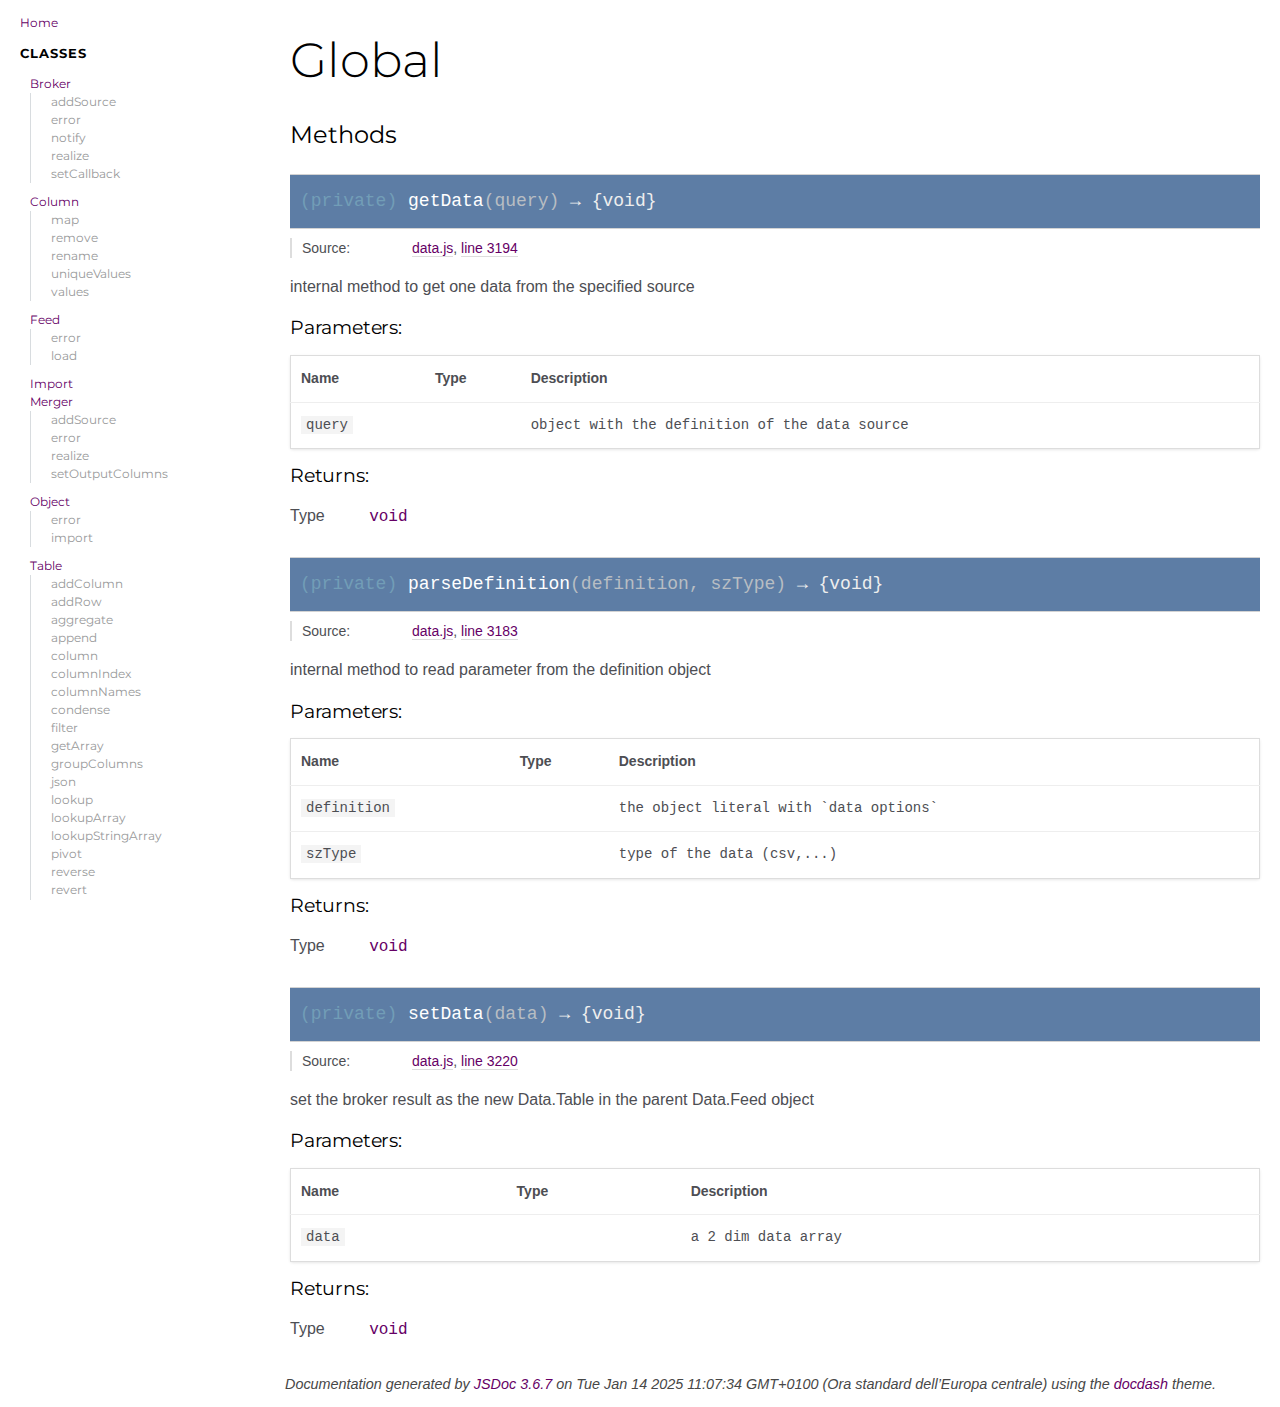
<file: docs/global.html>
<!DOCTYPE html>
<html lang="en">
<head>
    <meta charset="utf-8">
    <title>Global - Documentation</title>

    <script src="scripts/prettify/prettify.js"></script>
    <script src="scripts/prettify/lang-css.js"></script>
    <!--[if lt IE 9]>
      <script src="//html5shiv.googlecode.com/svn/trunk/html5.js"></script>
    <![endif]-->
    <link type="text/css" rel="stylesheet" href="styles/prettify.css">
    <link type="text/css" rel="stylesheet" href="styles/jsdoc.css">
</head>
<body>

<input type="checkbox" id="nav-trigger" class="nav-trigger" />
<label for="nav-trigger" class="navicon-button x">
  <div class="navicon"></div>
</label>

<label for="nav-trigger" class="overlay"></label>

<nav>
    <h2><a href="index.html">Home</a></h2><h3>Classes</h3><ul><li><a href="-_anonymous_-Data.Broker.html">Broker</a><ul class='methods'><li data-type='method'><a href="-_anonymous_-Data.Broker.html#addSource">addSource</a></li><li data-type='method'><a href="-_anonymous_-Data.Broker.html#error">error</a></li><li data-type='method'><a href="-_anonymous_-Data.Broker.html#notify">notify</a></li><li data-type='method'><a href="-_anonymous_-Data.Broker.html#realize">realize</a></li><li data-type='method'><a href="-_anonymous_-Data.Broker.html#setCallback">setCallback</a></li></ul></li><li><a href="-_anonymous_-Data.Column.html">Column</a><ul class='methods'><li data-type='method'><a href="-_anonymous_-Data.Column.html#map">map</a></li><li data-type='method'><a href="-_anonymous_-Data.Column.html#remove">remove</a></li><li data-type='method'><a href="-_anonymous_-Data.Column.html#rename">rename</a></li><li data-type='method'><a href="-_anonymous_-Data.Column.html#uniqueValues">uniqueValues</a></li><li data-type='method'><a href="-_anonymous_-Data.Column.html#values">values</a></li></ul></li><li><a href="-_anonymous_-Data.Feed.html">Feed</a><ul class='methods'><li data-type='method'><a href="-_anonymous_-Data.Feed.html#error">error</a></li><li data-type='method'><a href="-_anonymous_-Data.Feed.html#load">load</a></li></ul></li><li><a href="-_anonymous_-Data.Import.html">Import</a></li><li><a href="-_anonymous_-Data.Merger.html">Merger</a><ul class='methods'><li data-type='method'><a href="-_anonymous_-Data.Merger.html#addSource">addSource</a></li><li data-type='method'><a href="-_anonymous_-Data.Merger.html#error">error</a></li><li data-type='method'><a href="-_anonymous_-Data.Merger.html#realize">realize</a></li><li data-type='method'><a href="-_anonymous_-Data.Merger.html#setOutputColumns">setOutputColumns</a></li></ul></li><li><a href="-_anonymous_-Data.Object.html">Object</a><ul class='methods'><li data-type='method'><a href="-_anonymous_-Data.Object.html#error">error</a></li><li data-type='method'><a href="-_anonymous_-Data.Object.html#import">import</a></li></ul></li><li><a href="-_anonymous_-Data.Table.html">Table</a><ul class='methods'><li data-type='method'><a href="-_anonymous_-Data.Table.html#addColumn">addColumn</a></li><li data-type='method'><a href="-_anonymous_-Data.Table.html#addRow">addRow</a></li><li data-type='method'><a href="-_anonymous_-Data.Table.html#aggregate">aggregate</a></li><li data-type='method'><a href="-_anonymous_-Data.Table.html#append">append</a></li><li data-type='method'><a href="-_anonymous_-Data.Table.html#column">column</a></li><li data-type='method'><a href="-_anonymous_-Data.Table.html#columnIndex">columnIndex</a></li><li data-type='method'><a href="-_anonymous_-Data.Table.html#columnNames">columnNames</a></li><li data-type='method'><a href="-_anonymous_-Data.Table.html#condense">condense</a></li><li data-type='method'><a href="-_anonymous_-Data.Table.html#filter">filter</a></li><li data-type='method'><a href="-_anonymous_-Data.Table.html#getArray">getArray</a></li><li data-type='method'><a href="-_anonymous_-Data.Table.html#groupColumns">groupColumns</a></li><li data-type='method'><a href="-_anonymous_-Data.Table.html#json">json</a></li><li data-type='method'><a href="-_anonymous_-Data.Table.html#lookup">lookup</a></li><li data-type='method'><a href="-_anonymous_-Data.Table.html#lookupArray">lookupArray</a></li><li data-type='method'><a href="-_anonymous_-Data.Table.html#lookupStringArray">lookupStringArray</a></li><li data-type='method'><a href="-_anonymous_-Data.Table.html#pivot">pivot</a></li><li data-type='method'><a href="-_anonymous_-Data.Table.html#reverse">reverse</a></li><li data-type='method'><a href="-_anonymous_-Data.Table.html#revert">revert</a></li><li data-type='method'><a href="-_anonymous_-Data.Table.html#select">select</a></li><li data-type='method'><a href="-_anonymous_-Data.Table.html#setArray">setArray</a></li><li data-type='method'><a href="-_anonymous_-Data.Table.html#sort">sort</a></li><li data-type='method'><a href="-_anonymous_-Data.Table.html#subtable">subtable</a></li></ul></li></ul><h3>Global</h3><ul><li><a href="global.html#getData">getData</a></li><li><a href="global.html#parseDefinition">parseDefinition</a></li><li><a href="global.html#setData">setData</a></li></ul>
</nav>

<div id="main">
    
    <h1 class="page-title">Global</h1>
    

    




<section>

<header>
    
        <h2>
        
        </h2>
        
    
</header>

<article>
    <div class="container-overview">
    
        

<dl class="details">

    

    

    

    

    

    

    

    

    

    

    

    

    

    

    

    
</dl>




        

        
    
    </div>

    

    

    

     

    

    

    
        <h3 class="subsection-title">Methods</h3>

        
            

    

    <h4 class="name" id="getData"><span class="type-signature">(private) </span>getData<span class="signature">(query)</span><span class="type-signature"> &rarr; {void}</span></h4>

    




<dl class="details">

    
    <dt class="tag-source">Source:</dt>
    <dd class="tag-source"><ul class="dummy"><li>
        <a href="data.js.html">data.js</a>, <a href="data.js.html#line3194">line 3194</a>
    </li></ul></dd>
    

    

    

    

    

    

    

    

    

    

    

    

    

    

    

    
</dl>





<div class="description">
    internal method to get one data from the specified source
</div>











    <h5>Parameters:</h5>
    

<table class="params">
    <thead>
    <tr>
        
        <th>Name</th>
        

        <th>Type</th>

        

        

        <th class="last">Description</th>
    </tr>
    </thead>

    <tbody>
    

        <tr>
            
                <td class="name"><code>query</code></td>
            

            <td class="type">
            
            </td>

            

            

            <td class="description last">object with the definition of the data source</td>
        </tr>

    
    </tbody>
</table>














<h5>Returns:</h5>

        


<dl class="param-type">
    <dt>
        Type
    </dt>
    <dd>
        
<span class="param-type">void</span>


    </dd>
</dl>

    


        
            

    

    <h4 class="name" id="parseDefinition"><span class="type-signature">(private) </span>parseDefinition<span class="signature">(definition, szType)</span><span class="type-signature"> &rarr; {void}</span></h4>

    




<dl class="details">

    
    <dt class="tag-source">Source:</dt>
    <dd class="tag-source"><ul class="dummy"><li>
        <a href="data.js.html">data.js</a>, <a href="data.js.html#line3183">line 3183</a>
    </li></ul></dd>
    

    

    

    

    

    

    

    

    

    

    

    

    

    

    

    
</dl>





<div class="description">
    internal method to read parameter from the definition object
</div>











    <h5>Parameters:</h5>
    

<table class="params">
    <thead>
    <tr>
        
        <th>Name</th>
        

        <th>Type</th>

        

        

        <th class="last">Description</th>
    </tr>
    </thead>

    <tbody>
    

        <tr>
            
                <td class="name"><code>definition</code></td>
            

            <td class="type">
            
            </td>

            

            

            <td class="description last">the object literal with `data options`</td>
        </tr>

    

        <tr>
            
                <td class="name"><code>szType</code></td>
            

            <td class="type">
            
            </td>

            

            

            <td class="description last">type of the data (csv,...)</td>
        </tr>

    
    </tbody>
</table>














<h5>Returns:</h5>

        


<dl class="param-type">
    <dt>
        Type
    </dt>
    <dd>
        
<span class="param-type">void</span>


    </dd>
</dl>

    


        
            

    

    <h4 class="name" id="setData"><span class="type-signature">(private) </span>setData<span class="signature">(data)</span><span class="type-signature"> &rarr; {void}</span></h4>

    




<dl class="details">

    
    <dt class="tag-source">Source:</dt>
    <dd class="tag-source"><ul class="dummy"><li>
        <a href="data.js.html">data.js</a>, <a href="data.js.html#line3220">line 3220</a>
    </li></ul></dd>
    

    

    

    

    

    

    

    

    

    

    

    

    

    

    

    
</dl>





<div class="description">
    set the broker result as the new Data.Table in the parent Data.Feed object
</div>











    <h5>Parameters:</h5>
    

<table class="params">
    <thead>
    <tr>
        
        <th>Name</th>
        

        <th>Type</th>

        

        

        <th class="last">Description</th>
    </tr>
    </thead>

    <tbody>
    

        <tr>
            
                <td class="name"><code>data</code></td>
            

            <td class="type">
            
            </td>

            

            

            <td class="description last">a 2 dim data array</td>
        </tr>

    
    </tbody>
</table>














<h5>Returns:</h5>

        


<dl class="param-type">
    <dt>
        Type
    </dt>
    <dd>
        
<span class="param-type">void</span>


    </dd>
</dl>

    


        
    

    

    
</article>

</section>




</div>

<br class="clear">

<footer>
    Documentation generated by <a href="https://github.com/jsdoc3/jsdoc">JSDoc 3.6.7</a> on Tue Jan 14 2025 11:07:34 GMT+0100 (Ora standard dell’Europa centrale) using the <a href="https://github.com/clenemt/docdash">docdash</a> theme.
</footer>

<script>prettyPrint();</script>
<script src="scripts/linenumber.js"></script>
</body>
</html>
</file>
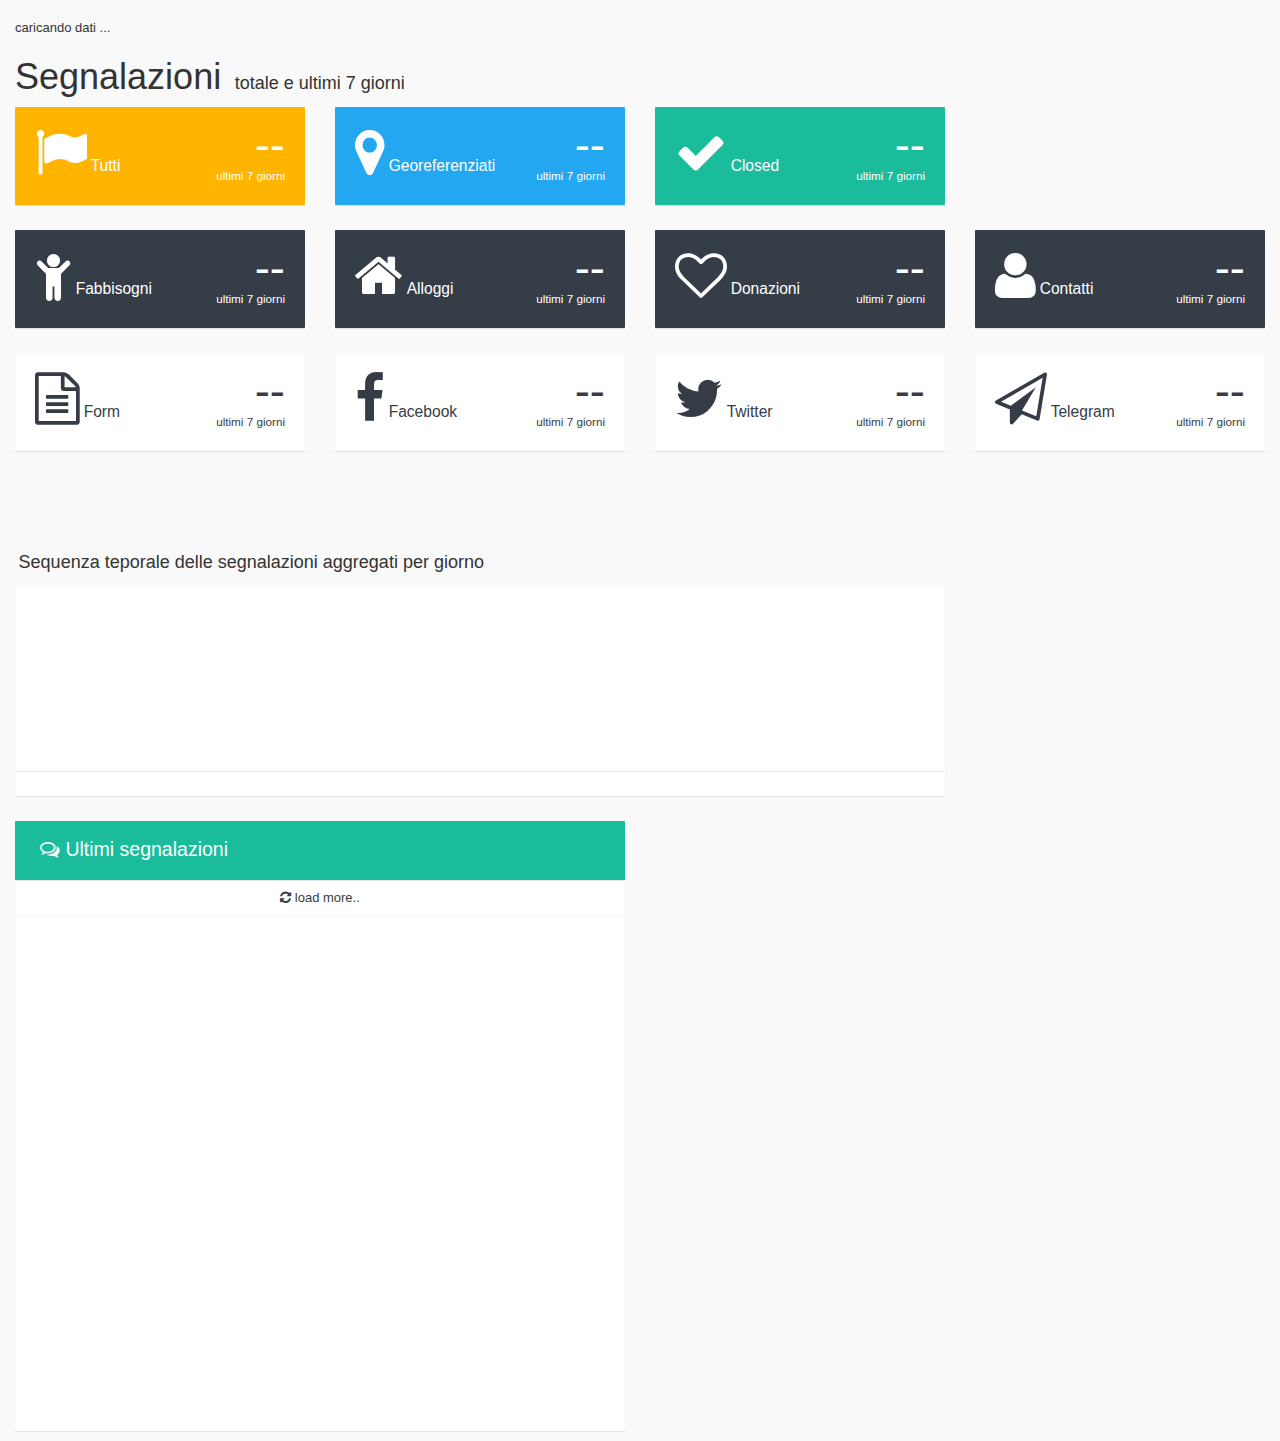
<file: demo/html/index.json.html>
<!DOCTYPE html>

	<meta http-equiv="Content-Type" content="text/html; charset=UTF-8">
	<meta http-equiv="X-UA-Compatible" content="IE=edge">
	<meta name="viewport" content="width=device-width, initial-scale=1.0, maximum-scale=1.0">

	<title>data.js | demo data TCI</title>

	<link rel="stylesheet" type="text/css" href="../lib/css/bootstrap.min.css">
  
	<!-- CSS per DASHBOARD statistica -->
	<link rel="stylesheet" type="text/css" href="../lib/css/font-awesome.min.css">
	<link rel="stylesheet" type="text/css" href="../css/style.css">
	<link rel="stylesheet" type="text/css" href="../css/themes/flat-blue.css">
	<!-- ------------------------ -->

	
	<body>

	    <!-- statistica main content -->

		<div class="container-fluid flat-blue">
			<div class="side-body padding-top">

			   <div id="loading"><br>caricando dati ...</div>	

			   <!-- sum and trend cards
			   -->	
			   <h1>Segnalazioni				
			   <span style="font-size:0.5em;margin-bottom:0.5em;margin-left:0.2em">totale e ultimi 7 giorni</span></h1>

			   <div class="row">

					<div class="col-lg-3 col-md-4 col-sm-6 col-xs-12">
						<a href="#">
							<div class="card yellow summary-inline">
								<div class="card-body">
									<i class="icon fa fa-flag fa-4x"></i> <span style="font-size:1.2em">Tutti </span>
									<div class="content">
										<div class="title data-dynamic" data-path="data::segnalazioni::records">--</div>
										<div class="sub-title data-dynamic">ultimi&nbsp;7&nbsp;giorni</div>
									</div>
									<div class="clear-both"></div>
								</div>
							</div>
						</a>
					</div>

					<div class="col-lg-3 col-md-4 col-sm-6 col-xs-12">
						<a href="#">
							<div class="card blue summary-inline">
								<div class="card-body">
									<i class="icon fa fa-map-marker fa-4x"></i> <span style="font-size:1.2em">Georeferenziati </span>
									<div class="content">
										<div class="title data-dynamic" data-path="data::segnalazioni::records[WHERE lat = *]">--</div>
										<div class="sub-title data-dynamic">ultimi&nbsp;7&nbsp;giorni</div>
									</div>
									<div class="clear-both"></div>
								</div>
							</div>
						</a>
					</div>

					  <div class="col-lg-3 col-md-4 col-sm-6 col-xs-12">
						<a href="#">
							<div class="card green summary-inline">
								<div class="card-body">
									<i class="icon fa fa-check fa-4x"></i> <span style="font-size:1.2em">Closed </span>
									<div class="content">
										<div class="title data-dynamic" data-path="data::segnalazioni::records[WHERE state = closed]">--</div>
										<div class="sub-title data-dynamic">ultimi&nbsp;7&nbsp;giorni</div>
									</div>
									<div class="clear-both"></div>
								</div>
							</div>
						</a>
					</div>
			 </div>

			   <div class="row">

					<div class="col-lg-3 col-md-4 col-sm-6 col-xs-12">
						<a href="#">
							<div class="card dark summary-inline">
								<div class="card-body">
									<i class="icon fa fa-child fa-4x"></i> <span style="font-size:1.2em">Fabbisogni </span>
									<div class="content">
										<div class="title data-dynamic" data-path="data::segnalazioni::records[WHERE labels like Fabbisogni]">--</div>
										<div class="sub-title data-dynamic">ultimi&nbsp;7&nbsp;giorni</div>
									</div>
									<div class="clear-both"></div>
								</div>
							</div>
						</a>
					</div>

					<div class="col-lg-3 col-md-4 col-sm-6 col-xs-12">
						<a href="#">
							<div class="card dark summary-inline">
								<div class="card-body">
									<i class="icon fa fa-home fa-4x"></i> <span style="font-size:1.2em">Alloggi </span>
									<div class="content">
										<div class="title data-dynamic" data-path="data::segnalazioni::records[WHERE labels like Alloggi]">--</div>
										<div class="sub-title data-dynamic">ultimi&nbsp;7&nbsp;giorni</div>
									</div>
									<div class="clear-both"></div>
								</div>
							</div>
						</a>
					</div>

					<div class="col-lg-3 col-md-4 col-sm-6 col-xs-12">
						<a href="#">
							<div class="card dark summary-inline">
								<div class="card-body">
									<i class="icon fa fa-heart-o fa-4x"></i> <span style="font-size:1.2em">Donazioni </span>
									<div class="content">
										<div class="title data-dynamic" data-path="data::segnalazioni::records[WHERE labels like Donazioni]">--</div>
										<div class="sub-title data-dynamic">ultimi&nbsp;7&nbsp;giorni</div>
									</div>
									<div class="clear-both"></div>
								</div>
							</div>
						</a>
					</div>

					<div class="col-lg-3 col-md-4 col-sm-6 col-xs-12">
						<a href="#">
							<div class="card dark summary-inline">
								<div class="card-body">
									<i class="icon fa fa-user fa-4x"></i> <span style="font-size:1.2em">Contatti </span>
									<div class="content">
										<div class="title data-dynamic" data-path="data::segnalazioni::records[WHERE labels like Contatti]">--</div>
										<div class="sub-title data-dynamic">ultimi&nbsp;7&nbsp;giorni</div>
									</div>
									<div class="clear-both"></div>
								</div>
							</div>
						</a>
					</div>

			   </div>

			   <div class="row">

					 <div class="col-lg-3 col-md-4 col-sm-6 col-xs-12">
						<a href="#">
							<div class="card summary-inline">
								<div class="card-body">
									<i class="icon fa fa-file-text-o fa-4x"></i> <span style="font-size:1.2em">Form </span>
									<div class="content">
										<div class="title data-dynamic" data-path="data::segnalazioni::records[WHERE labels like Form]">--</div>
										<div class="sub-title data-dynamic">ultimi&nbsp;7&nbsp;giorni</div>
									</div>
									<div class="clear-both"></div>
								</div>
							</div>
						</a>
					</div>

					 <div class="col-lg-3 col-md-4 col-sm-6 col-xs-12">
						<a href="#">
							<div class="card summary-inline">
								<div class="card-body">
									<i class="icon fa fa-facebook fa-4x"></i> <span style="font-size:1.2em">Facebook </span>
									<div class="content">
										<div class="title data-dynamic" data-path="data::segnalazioni::records[WHERE labels like Facebook]">--</div>
										<div class="sub-title data-dynamic">ultimi&nbsp;7&nbsp;giorni</div>
									</div>
									<div class="clear-both"></div>
								</div>
							</div>
						</a>
					</div>

					 <div class="col-lg-3 col-md-4 col-sm-6 col-xs-12">
						<a href="#">
							<div class="card summary-inline">
								<div class="card-body">
									<i class="icon fa fa-twitter fa-4x"></i> <span style="font-size:1.2em">Twitter </span>
									<div class="content">
										<div class="title data-dynamic" data-path="data::segnalazioni::records[WHERE labels like Twitter]">--</div>
										<div class="sub-title data-dynamic">ultimi&nbsp;7&nbsp;giorni</div>
									</div>
									<div class="clear-both"></div>
								</div>
							</div>
						</a>
					</div>

					 <div class="col-lg-3 col-md-4 col-sm-6 col-xs-12">
						<a href="#">
							<div class="card summary-inline">
								<div class="card-body">
									<i class="icon fa fa-paper-plane-o fa-4x"></i> <span style="font-size:1.2em">Telegram </span>
									<div class="content">
										<div class="title data-dynamic" data-path="data::segnalazioni::records[WHERE labels like Telegram]">--</div>
										<div class="sub-title data-dynamic">ultimi&nbsp;7&nbsp;giorni</div>
									</div>
									<div class="clear-both"></div>
								</div>
							</div>
						</a>
					</div>

			   
			   
			   </div>

			   <!-- day by day curves
			   -->	

			   <h1 id="curves"><br>
			   <span style="font-size:0.5em;margin-bottom:0.5em;margin-left:0.2em">Sequenza teporale delle segnalazioni aggregati per giorno</span></h1>


				<div class="row">
					<div class="col-md-9 col-sm-12">
						<div class="card">
							<div class="card">
								<canvas id="jumbotron-bar-chart" class="chart"></canvas>
							</div>
							<div class="card-body half-padding">
								<h4 class="float-left no-margin font-weight-300"></h4>
								<h2 class="float-right no-margin font-weight-300"></h2>
								<div class="clear-both"></div>
							</div>
						</div>
					</div>
				</div>

				<div class="row  no-margin-bottom">
					<!--
					<div class="col-md-6 col-xs-12">
						 <div id="eventi" class="card red">
							<div class="card-header">
								<div class="card-title pull-left">
									<span class="title" ><i class="fa fa-calendar-check-o"></i> Segnalazioni georeferenziati</span>
								</div>
								<div class="card-title pull-right" style="margin:0.8em;">
									<span class="title" ><a href="http://projects.ixmaps.com.s3-website-eu-west-1.amazonaws.com/terremoto_new/maptune/maptune_embed.html" target="_blank"><i class="fa fa-external-link" style="color:white"></i></a></span>
								</div>
								<div class="clear-both"></div>
							</div>
							<div class="card-body no-padding">
								<iframe src="http://projects.ixmaps.com.s3-website-eu-west-1.amazonaws.com/terremoto_new/maptune/maptune_embed.html" height="550px" width="100%" frameborder="0" style="margin-bottom:-1.1em"></iframe>
							</div>
						</div>
					</div>
					-->
					<div class="col-md-6 col-xs-12">
						<div class="card card-success">
							<div class="card-header">
								<div class="card-title">
									<div class="title"><i class="fa fa-comments-o"></i> Ultimi segnalazioni</div>
								</div>
								<div class="clear-both"></div>
							</div>
							<div class="card-body no-padding" style="height:550px;overflow:auto" >
								<ul class="message-list" >
									<a href="#" id="message-load-more">
										<li class="text-center load-more">
											<i class="fa fa-refresh"></i> load more..
										</li>
									</a>
								</ul>
							</div>
						 </div>
					</div>
				</div>

			</div>
		</div>


		<script type="text/javascript" src="../lib/js/jquery.min.js"></script>
		<script type="text/javascript" src="../lib/js/bootstrap.min.js"></script>

		<!-- js per DASHBOARD statistica -->
		<script type="text/javascript" src="../lib/js/Chart.bundle.js"></script>
		<script type="text/javascript" src="../lib/js/plugins/papaparse.js"></script>
		<script type="text/javascript" src="../../data.js"></script>

		<script type="text/javascript" src="../js/index.json.js"></script>

		<script type="text/javascript" src="../issues.js"></script>
		<!--- ---------------------- -->
			
	</body>
</html>
</file>
<file: docs/styles/prettify.css>
/* Tomorrow Theme */
/* Original theme - https://github.com/chriskempson/tomorrow-theme */
/* Pretty printing styles. Used with prettify.js. */
/* SPAN elements with the classes below are added by prettyprint. */
/* plain text */
.pln {
  color: #4d4d4c; }

@media screen {
  /* string content */
  .str {
    color: hsl(104, 100%, 24%); }

  /* a keyword */
  .kwd {
    color: hsl(240, 100%, 50%); }

  /* a comment */
  .com {
    color: hsl(0, 0%, 60%); }

  /* a type name */
  .typ {
    color: hsl(240, 100%, 32%); }

  /* a literal value */
  .lit {
    color: hsl(240, 100%, 40%); }

  /* punctuation */
  .pun {
    color: #000000; }

  /* lisp open bracket */
  .opn {
    color: #000000; }

  /* lisp close bracket */
  .clo {
    color: #000000; }

  /* a markup tag name */
  .tag {
    color: #c82829; }

  /* a markup attribute name */
  .atn {
    color: #f5871f; }

  /* a markup attribute value */
  .atv {
    color: #3e999f; }

  /* a declaration */
  .dec {
    color: #f5871f; }

  /* a variable name */
  .var {
    color: #c82829; }

  /* a function name */
  .fun {
    color: #4271ae; } }
/* Use higher contrast and text-weight for printable form. */
@media print, projection {
  .str {
    color: #060; }

  .kwd {
    color: #006;
    font-weight: bold; }

  .com {
    color: #600;
    font-style: italic; }

  .typ {
    color: #404;
    font-weight: bold; }

  .lit {
    color: #044; }

  .pun, .opn, .clo {
    color: #440; }

  .tag {
    color: #006;
    font-weight: bold; }

  .atn {
    color: #404; }

  .atv {
    color: #060; } }
/* Style */
/*
pre.prettyprint {
  background: white;
  font-family: Consolas, Monaco, 'Andale Mono', monospace;
  font-size: 12px;
  line-height: 1.5;
  border: 1px solid #ccc;
  padding: 10px; }
*/

/* Specify class=linenums on a pre to get line numbering */
ol.linenums {
  margin-top: 0;
  margin-bottom: 0; }

/* IE indents via margin-left */
li.L0,
li.L1,
li.L2,
li.L3,
li.L4,
li.L5,
li.L6,
li.L7,
li.L8,
li.L9 {
  /* */ }

/* Alternate shading for lines */
li.L1,
li.L3,
li.L5,
li.L7,
li.L9 {
  /* */ }
</file>
<file: docs/styles/jsdoc.css>
@import url(https://fonts.googleapis.com/css?family=Montserrat:400,700);

* {
  box-sizing: border-box
}

html, body {
  height: 100%;
  width: 100%;
}

body {
  color: #4d4e53;
  background-color: white;
  margin: 0 auto;
  padding: 0 20px;
  font-family: 'Helvetica Neue', Helvetica, sans-serif;
  font-size: 16px;
  line-height: 160%;
}

a,
a:active {
  color: #606;
  text-decoration: none;
}

a:hover {
  text-decoration: none;
}

article a {
  border-bottom: 1px solid #ddd;
}

article a:hover, article a:active {
  border-bottom-color: #222;
}

p, ul, ol, blockquote {
  margin-bottom: 1em;
}

h1, h2, h3, h4, h5, h6 {
  font-family: 'Montserrat', sans-serif;
}

h1, h2, h3, h4, h5, h6 {
  color: #000;
  font-weight: 400;
  margin: 0;
}

h1 {
  font-weight: 300;
  font-size: 48px;
  margin: 1em 0 .5em;
}

h1.page-title {
  font-size: 48px;
  margin: 1em 30px;
}

h2 {
  font-size: 24px;
  margin: 1.5em 0 .3em;
}

h3 {
  font-size: 24px;
  margin: 1.2em 0 .3em;
}

h4 {
  font-size: 18px;
  margin: 1em 0 .2em;
  color: #4d4e53;
}

h4.name {
  color: #fff;
  background: #5d7da5;
  xxbox-shadow: 0 .25em .5em #d3d3d3;
  border-top: 1px solid #d3d3d3;
  border-bottom: 1px solid #d3d3d3;
  margin: 1.5em 0 0.5em;
  padding: .75em 0 .75em 10px;
}

h4.name a {
  color: #fc83ff;
}

h4.name a:hover {
  border-bottom-color: #fc83ff;
}

h5, .container-overview .subsection-title {
  font-size: 120%;
  letter-spacing: -0.01em;
  margin: 8px 0 3px 0;
}

h6 {
  font-size: 100%;
  letter-spacing: -0.01em;
  margin: 6px 0 3px 0;
  font-style: italic;
}

tt, code, kbd, samp {
  font-family: Consolas, Monaco, 'Andale Mono', monospace;
  background: #f4f4f4;
  padding: 1px 5px;
}

.class-description {
  font-size: 130%;
  line-height: 140%;
  margin-bottom: 1em;
  margin-top: 1em;
}

.class-description:empty {
  margin: 0
}

#main {
  float: right;
  min-width: 360px;
  width: calc(100% - 240px);
}

header {
  display: block
}

section {
  display: block;
  background-color: #fff;
  padding: 0 0 0 30px;
}

.variation {
  display: none
}

.signature-attributes {
  font-size: 60%;
  color: #eee;
  font-style: italic;
  font-weight: lighter;
}

nav {
  float: left;
  display: block;
  width: 250px;
  background: #fff;
  overflow: auto;
  position: fixed;
  height: 100%;
}

nav h3 {
  margin-top: 12px;
  font-size: 13px;
  text-transform: uppercase;
  letter-spacing: 1px;
  font-weight: 700;
  line-height: 24px;
  margin: 15px 0 10px;
  padding: 0;
  color: #000;
}

nav ul {
  font-family: 'Lucida Grande', 'Lucida Sans Unicode', arial, sans-serif;
  font-size: 100%;
  line-height: 17px;
  padding: 0;
  margin: 0;
  list-style-type: none;
}

nav ul a,
nav ul a:active {
  font-family: 'Montserrat', sans-serif;
  line-height: 18px;
  padding: 0;
  display: block;
  font-size: 12px;
}

nav a:hover,
nav a:active {
  color: #606;
}

nav > ul {
  padding: 0 10px;
}

nav > ul > li > a {
  color: #606;
}

nav ul ul {
  margin-bottom: 10px
}

nav ul ul + ul {
  margin-top: -10px;
}

nav ul ul a {
  color: hsl(207, 1%, 60%);
  border-left: 1px solid hsl(207, 10%, 86%);
}

nav ul ul a,
nav ul ul a:active {
  padding-left: 20px
}

nav h2 {
   font-size: 12px;
   margin: 0;
   padding: 0;
}

nav > h2 > a {
   display: block;
   margin: 10px 0 -10px;
   color: #606 !important;
}

footer {
  color: hsl(0, 0%, 28%);
  margin-left: 250px;
  display: block;
  padding: 15px;
  font-style: italic;
  font-size: 90%;
}

.ancestors {
  color: #999
}

.ancestors a {
   color: #999 !important;
}

.clear {
  clear: both
}

.important {
  font-weight: bold;
  color: #950B02;
}

.yes-def {
  text-indent: -1000px
}

.type-signature {
  color: #729db7
}

.type-signature:last-child {
  color: #eee;
}

.name, .signature {
  font-family: Consolas, Monaco, 'Andale Mono', monospace
}

.signature {
    color: #b8bdc3;
}

.details {
  margin-top: 6px;
  border-left: 2px solid #DDD;
  line-height: 20px;
  font-size: 14px;
}

.details dt {
   width: 120px;
   float: left;
   padding-left: 10px;
}

.details dd {
   margin-left: 70px;
   margin-top: 6px;
   margin-bottom: 6px;
}

.details ul {
   margin: 0
}

.details ul {
   list-style-type: none
}

.details pre.prettyprint {
   margin: 0
}

.details .object-value {
   padding-top: 0
}

.description {
  margin-bottom: 1em;
  margin-top: 1em;
}

.code-caption {
  font-style: italic;
  font-size: 107%;
  margin: 0;
}

.prettyprint {
  font-size: 14px;
  overflow: auto;
}

.prettyprint.source {
  width: inherit;
  line-height: 18px;
  display: block;
  background-color: #eeeeee;
  color: #aeaeae;
}

.prettyprint code {
  line-height: 18px;
  display: block;
  background-color: #f0f0f0;
  color: #4D4E53;
}

.prettyprint > code {
  padding: 15px;
}

.prettyprint .linenums code {
  padding: 0 15px
}

.prettyprint .linenums li:first-of-type code {
  padding-top: 15px
}

.prettyprint code span.line {
  display: inline-block
}

.prettyprint.linenums {
  padding-left: 70px;
  -webkit-user-select: none;
  -moz-user-select: none;
  -ms-user-select: none;
  user-select: none;
}

.prettyprint.linenums ol {
   padding-left: 0
}

.prettyprint.linenums li {
   border-left: 3px #dddddd solid;
}

.prettyprint.linenums li.selected, .prettyprint.linenums li.selected * {
   background-color: #dddddd;
}

.prettyprint.linenums li * {
   -webkit-user-select: text;
   -moz-user-select: text;
   -ms-user-select: text;
   user-select: text;
}

.params, .props {
  border-spacing: 0;
  border: 1px solid #ddd;
  border-collapse: collapse;
  border-radius: 3px;
  box-shadow: 0 1px 3px rgba(0,0,0,0.1);
  width: 100%;
  font-size: 14px;
  margin: 1em 0;
}

.params .type {
  white-space: nowrap;
}

.params code {
  white-space: pre;
}

.params td, .params .name, .props .name, .name code {
   color: #4D4E53;
   font-family: Consolas, Monaco, 'Andale Mono', monospace;
   font-size: 100%;
}

.params td, .params th, .props td, .props th {
   margin: 0px;
   text-align: left;
   vertical-align: top;
   padding: 10px;
   display: table-cell;
}

.params td {
   border-top: 1px solid #eee
}

.params thead tr, .props thead tr {
   background-color: #fff;
   font-weight: bold;
}

.params .params thead tr, .props .props thead tr {
   background-color: #fff;
   font-weight: bold;
}

.params td.description > p:first-child, .props td.description > p:first-child {
   margin-top: 0;
   padding-top: 0;
}

.params td.description > p:last-child, .props td.description > p:last-child {
   margin-bottom: 0;
   padding-bottom: 0;
}

span.param-type, .params td .param-type, .param-type dd {
   color: #606;
  font-family: Consolas, Monaco, 'Andale Mono', monospace
}

.param-type dt, .param-type dd {
  display: inline-block
}

.param-type {
  margin: 14px 0;
}

.disabled {
  color: #454545
}

/* navicon button */
.navicon-button {
  display: none;
  position: relative;
  padding: 2.0625rem 1.5rem;
  transition: 0.25s;
  cursor: pointer;
  -webkit-user-select: none;
     -moz-user-select: none;
      -ms-user-select: none;
          user-select: none;
  opacity: .8;
}
.navicon-button .navicon:before, .navicon-button .navicon:after {
  transition: 0.25s;
}
.navicon-button:hover {
  transition: 0.5s;
  opacity: 1;
}
.navicon-button:hover .navicon:before, .navicon-button:hover .navicon:after {
  transition: 0.25s;
}
.navicon-button:hover .navicon:before {
  top: .825rem;
}
.navicon-button:hover .navicon:after {
  top: -.825rem;
}

/* navicon */
.navicon {
  position: relative;
  width: 2.5em;
  height: .3125rem;
  background: #000;
  transition: 0.3s;
  border-radius: 2.5rem;
}
.navicon:before, .navicon:after {
  display: block;
  content: "";
  height: .3125rem;
  width: 2.5rem;
  background: #000;
  position: absolute;
  z-index: -1;
  transition: 0.3s 0.25s;
  border-radius: 1rem;
}
.navicon:before {
  top: .625rem;
}
.navicon:after {
  top: -.625rem;
}

/* open */
.nav-trigger:checked + label:not(.steps) .navicon:before,
.nav-trigger:checked + label:not(.steps) .navicon:after {
  top: 0 !important;
}

.nav-trigger:checked + label .navicon:before,
.nav-trigger:checked + label .navicon:after {
  transition: 0.5s;
}

/* Minus */
.nav-trigger:checked + label {
  -webkit-transform: scale(0.75);
          transform: scale(0.75);
}

/* × and + */
.nav-trigger:checked + label.plus .navicon,
.nav-trigger:checked + label.x .navicon {
  background: transparent;
}

.nav-trigger:checked + label.plus .navicon:before,
.nav-trigger:checked + label.x .navicon:before {
  -webkit-transform: rotate(-45deg);
          transform: rotate(-45deg);
  background: #FFF;
}

.nav-trigger:checked + label.plus .navicon:after,
.nav-trigger:checked + label.x .navicon:after {
  -webkit-transform: rotate(45deg);
          transform: rotate(45deg);
  background: #FFF;
}

.nav-trigger:checked + label.plus {
  -webkit-transform: scale(0.75) rotate(45deg);
          transform: scale(0.75) rotate(45deg);
}

.nav-trigger:checked ~ nav {
  left: 0 !important;
}

.nav-trigger:checked ~ .overlay {
  display: block;
}

.nav-trigger {
  position: fixed;
  top: 0;
  clip: rect(0, 0, 0, 0);
}

.overlay {
  display: none;
  position: fixed;
  top: 0;
  bottom: 0;
  left: 0;
  right: 0;
  width: 100%;
  height: 100%;
  background: hsla(0, 0%, 0%, 0.5);
  z-index: 1;
}

@media only screen and (min-width: 320px) and (max-width: 680px) {
  body {
    overflow-x: hidden;
  }

  nav {
    background: #FFF;
    width: 250px;
    height: 100%;
    position: fixed;
    top: 0;
    right: 0;
    bottom: 0;
    left: -250px;
    z-index: 3;
    padding: 0 10px;
    transition: left 0.2s;
  }

  .navicon-button {
    display: inline-block;
    position: fixed;
    top: 1.5em;
    right: 0;
    z-index: 2;
  }

  #main {
    width: 100%;
    min-width: 360px;
  }

  #main h1.page-title {
    margin: 1em 0;
  }

  #main section {
    padding: 0;
  }

  footer {
    margin-left: 0;
  }
}

/** Add a '#' to static members */
[data-type="member"] a::before {
  content: '#';
  display: inline-block;
  margin-left: -14px;
  margin-right: 5px;
}
</file>
<file: demo/css/style.css>
html {
  height: 100%; }

body {
  padding-top: 0px;
  height: 100%;
  position: relative;
  font-size: 13px; }

* {
  outline: none; }

.row > [class*="col-"] {
  margin-bottom: 25px; }

.row.no-margin-bottom > [class*="col-"] {
  margin-bottom: 10px; }

.row.no-gap {
  margin-left: 0;
  margin-right: 0; }
  .row.no-gap > [class*="col-"] {
    padding-left: 0;
    padding-right: 0px; }

.no-padding {
  padding: 0px !important; }

.float-left {
  float: left; }

.float-right {
  float: right; }

.clear-both {
  clear: both; }

.no-margin-bottom {
  margin-bottom: 0; }

.no-margin {
  margin-top: 0;
  margin-bottom: 0;
  margin-left: 0;
  margin-right: 0; }

a {
  text-decoration: none; }

a:hover {
  text-decoration: none; }

.font-weight-300 {
  font-weight: 300; }

.text-indent {
  text-indent: 1em; }

.navbar {
  z-index: 10001;
  padding-left: 60px;
  -webkit-transition: all 0.25s;
  transition: all 0.25s; }
  .navbar > .container, .navbar > .container-fluid {
    z-index: 10001; }
    .navbar > .container .navbar-brand, .navbar > .container-fluid .navbar-brand {
      height: 60px;
      line-height: 60px;
      margin-left: 0px;
      font-family: 'Roboto', sans-serif;
      font-weight: 400;
      padding: 0;
      font-size: 1.5em; }
      .navbar > .container .navbar-brand .fa-angle-right, .navbar > .container-fluid .navbar-brand .fa-angle-right {
        margin-left: 5px;
        margin-right: 5px; }
    .navbar > .container .navbar-expand-toggle, .navbar > .container-fluid .navbar-expand-toggle {
      width: 60px;
      height: 60px;
      background-color: transparent;
      border: 0px;
      float: left;
      -moz-transition: all 0.25s linear;
      -webkit-transition: all 0.25s linear;
      transition: all 0.25s linear;
      opacity: 0.75; }
    .navbar > .container .navbar-expand-toggle .icon, .navbar > .container-fluid .navbar-expand-toggle .icon {
      font-size: 1.4em; }
    .navbar > .container .navbar-right-expand-toggle, .navbar > .container-fluid .navbar-right-expand-toggle {
      width: 60px;
      height: 60px;
      background-color: transparent;
      border: 0px;
      position: absolute;
      right: 0;
      -moz-transition: all 0.25s linear;
      -webkit-transition: all 0.25s linear;
      transition: all 0.25s linear;
      opacity: 0.75; }
    .navbar > .container .navbar-right-expand-toggle .icon, .navbar > .container-fluid .navbar-right-expand-toggle .icon {
      font-size: 1.4em; }
  .navbar .navbar-breadcrumb {
    margin-left: 1em;
    background-color: transparent;
    padding: 0px;
    float: left; }
    .navbar .navbar-breadcrumb > li {
      height: 60px;
      line-height: 60px;
      vertical-align: middle;
      font-family: 'Roboto', sans-serif;
      font-size: 1.8em;
      font-weight:bold; }
  .navbar .navbar-nav > li > a {
    font-family: 'Roboto', sans-serif;
    height: 60px;
    line-height: 60px;
    padding: 0px 20px 0px 20px; }
  .navbar .dropdown-menu {
    padding: 0;
    border: 0;
    border-bottom-left-radius: 2px;
    border-bottom-right-radius: 2px;
    animation-duration: 0.4s;
    -webkit-animation-duration: 0.4s;
    z-index: -1;
    position: absolute; }
    .navbar .dropdown-menu .title {
      font-family: 'Roboto', sans-serif;
      padding: 5px 10px;
      -moz-box-shadow: 0 1px 2px rgba(0, 0, 0, 0.3);
      -webkit-box-shadow: 0 1px 2px rgba(0, 0, 0, 0.3);
      box-shadow: 0 1px 2px rgba(0, 0, 0, 0.3); }
    .navbar .dropdown-menu .message {
      font-family: 'Roboto', sans-serif;
      text-align: center;
      padding: 10px 20px; }
    .navbar .dropdown-menu .notifications.list-group {
      list-style: none;
      padding: 0;
      margin: 0; }
      .navbar .dropdown-menu .notifications.list-group .list-group-item {
        min-width: 250px;
        padding: 8px;
        border: 0;
        border-bottom: 1px solid #EEE; }
        .navbar .dropdown-menu .notifications.list-group .list-group-item .icon {
          margin-right: 5px; }
      .navbar .dropdown-menu .notifications.list-group .badge {
        border-radius: 1em; }
      .navbar .dropdown-menu .notifications.list-group .list-group-item:last-child {
        border-bottom-right-radius: 0px;
        border-bottom-left-radius: 0px; }
      .navbar .dropdown-menu .notifications.list-group .list-group-item:first-child {
        border-top-right-radius: 0px;
        border-top-left-radius: 0px; }
      .navbar .dropdown-menu .notifications.list-group a.list-group-item:hover {
        cursor: pointer; }
  .navbar .dropdown.profile .dropdown-menu {
    width: 305px;
    padding-bottom: 0px;
    text-align: center; }
    .navbar .dropdown.profile .dropdown-menu li.profile-img {
      padding: 0px;
      max-height: 300px;
      overflow: hidden; }
      .navbar .dropdown.profile .dropdown-menu li.profile-img img.profile-img {
        width: 100%;
        height: auto;
        margin: 0px;
        border: 0; }
    .navbar .dropdown.profile .dropdown-menu .profile-info {
      font-family: 'Roboto', sans-serif;
      padding: 15px; }
      .navbar .dropdown.profile .dropdown-menu .profile-info .username {
        font-size: 1.8em; }

.app-container {
  min-height: 100%;
  position: relative;
  padding-bottom: 30px; }
  .app-container .app-footer {
    display: block;
    position: absolute;
    bottom: 0;
    right: 0;
    left: 0px;
    -webkit-transition: all 0.25s;
    transition: all 0.25s;
    font-size: 12px;
    font-family: 'Roboto', sans-serif; }
    .app-container .app-footer .wrapper {
      padding: 10px 35px;
      padding-left: 25px;
      height: 50px;
      line-height: 50px;
      vertical-align: middle; }
  .app-container .content-container {
    margin-right: 0;
    margin-left: 0; }
    .app-container .content-container .side-menu {
      overflow-y: auto;
      z-index: 100000;
      position: fixed;
      width: 60px;
      height: 100%;
      -webkit-transition: all 0.25s;
      transition: all 0.25s; }
      .app-container .content-container .side-menu .navbar-header {
        width: 100%;
        border-bottom: 0px solid #e7e7e7; }
        .app-container .content-container .side-menu .navbar-header .navbar-brand {
          width: 455px;
          line-height: 60px;
          height: 60px;
          padding: 0;
          width: 100%;
          overflow: hidden;
          font-family: 'Roboto', sans-serif; }
          .app-container .content-container .side-menu .navbar-header .navbar-brand .icon {
            width: 60px;
            text-align: center;
            display: inline-block; }
          .app-container .content-container .side-menu .navbar-header .navbar-brand .title {
            margin-left: -10px;
            display: none; }
        .app-container .content-container .side-menu .navbar-header .navbar-expand-toggle {
          position: absolute;
          right: 0;
          width: 60px;
          height: 60px;
          background-color: transparent;
          border: 0px;
          -moz-transition: all 0.25s linear;
          -webkit-transition: all 0.25s linear;
          transition: all 0.25s linear;
          opacity: 0.75; }
      .app-container .content-container .side-menu .navbar {
        border: none;
        padding-left: 0px; }
      .app-container .content-container .side-menu .navbar-nav li {
        display: block;
        width: 100%;
        overflow: hidden; }
        .app-container .content-container .side-menu .navbar-nav li a {
          font-family: 'Roboto', sans-serif;
          padding: 0 10px 0 10px;
          height: 46px;
          line-height: 46px;
          display: block;
          white-space: nowrap; }
          .app-container .content-container .side-menu .navbar-nav li a .icon {
            margin-left: 0px;
            width: 38px;
            text-align: center;
            font-size: 1.1em;
            display: inline-block; }
          .app-container .content-container .side-menu .navbar-nav li a .title {
            width: 0px;
            white-space: nowrap;
            padding-left: 6px;
            display: none; }
      .app-container .content-container .side-menu .navbar-nav li.dropdown {
        border: 0;
        margin-bottom: 0;
        border-radius: 0;
        box-shadow: none; 
        border-bottom:solid #ffffff 4px;}
        .app-container .content-container .side-menu .navbar-nav li.dropdown ul li a {
          height: 44px;
          line-height: 44px;
          vertical-align: middle;
          padding: 0em 1.2em; }
        .app-container .content-container .side-menu .navbar-nav li.dropdown > a:after {
          content: "";
          position: absolute;
          right: 1em; }
      .app-container .content-container .side-menu .navbar-nav .panel-collapse.in {
        display: none; }
    .app-container .content-container .side-menu:hover {
      width: 250px; }
      .app-container .content-container .side-menu:hover .navbar-header .navbar-brand .title {
        display: inline-block; }
      .app-container .content-container .side-menu:hover .navbar-nav li a .title {
        width: 192px;
        display: inline-block; }
      .app-container .content-container .side-menu:hover .navbar-nav li.dropdown > a:after {
        font-family: FontAwesome;
        content: "\f107";
        position: absolute;
        right: 1em; }
      .app-container .content-container .side-menu:hover .panel-collapse.in {
        display: block; }
    .app-container .content-container .side-body {
      padding-top: 70px; }
    .app-container .content-container .side-body.padding-top {
      padding-top: 34px; }

.app-container.expanded .app-footer {
  left: 250px; }
  .app-container.expanded .app-footer .wrapper {
    padding-left: 25px; }

.app-container.expanded .content-container .navbar-top {
  padding-left: 250px; }

.app-container.expanded .content-container .side-menu {
  width: 250px; }
  .app-container.expanded .content-container .side-menu .navbar-header .navbar-brand .title {
    display: inline-block; }
  .app-container.expanded .content-container .side-menu .navbar-nav li a .title {
    display: inline-block;
    font-size: 1.5em; }
  .app-container.expanded .content-container .side-menu .navbar-nav li .panel-collapse.in {
    display: block; }
  .app-container.expanded .content-container .side-menu .navbar-nav li.dropdown > a:after {
    font-family: FontAwesome;
    content: "\f107";
    position: absolute;
    right: 1em; }

.container-fluid > .navbar-collapse, .container-fluid > .navbar-header, .container > .navbar-collapse, .container > .navbar-header {
  margin-left: -15px;
  margin-right: -15px; }

.page-title {
  font-family: 'Roboto', sans-serif;
  margin-left: -10px;
  margin-right: -10px;
  padding: 15px 10px;
  margin-bottom: 0px;
  height: auto; }
  .page-title .title {
    font-size: 2em; }
  .page-title .page-action {
    float: right;
    height: 40px;
    line-height: 40px;
    vertical-align: middle; }

.sub-title {
  font-family: 'Roboto', sans-serif; }
  .sub-title > * {
    display: inline-block; }
  .sub-title h3 {
    margin-right: 10px; }
  .sub-title .description {
    font-family: 'Roboto', sans-serif;
    font-size: 0.9em; }
  .sub-title .action .btn {
    padding: 0 0.5em; }

/* Main body section */
.app-container .side-body {
  margin-left: 75px;
  margin-right: 15px;
  -webkit-transition: all 0.25s;
  transition: all 0.25s; }

.app-container.expanded .side-body {
  margin-left: 260px; }

/* all screen GR */
@media (max-width: 3768px) {
  .navbar {
    padding-left: 0; }
    .navbar .navbar-header {
      width: auto;
      display: block; }
    .navbar .navbar-nav {
      width: auto;
      margin: 0; }
      .navbar .navbar-nav > li {
        display: inline-block; }
  .app-container .navbar-top {
    min-width: 300px; }
  .app-container .content-container .side-menu {
    margin-left: -250px;
    width: 0px; }
  .app-container .content-container .side-body {
    margin-left: 10px; }
  .app-container.expanded .navbar-top {
    min-width: 480px;
    padding-left: 0px; }
  .app-container.expanded .side-menu {
    margin-left: 0px;
    width: 250px; }
  .app-container.expanded .side-body {
    margin-left: 250px; 
    margin-right:-250px;}
  .app-container .app-footer .wrapper, .app-container.expanded .app-footer .wrapper {
    padding-left: 25px; } }

/* small screen */
@media (max-width: 768px) {
  .navbar {
    padding-left: 0; }
    .navbar .navbar-header {
      width: auto;
      display: block; }
    .navbar .navbar-nav {
      width: auto;
      margin: 0; }
      .navbar .navbar-nav > li {
        display: inline-block; }
    .navbar .navbar-right {
      position: absolute;
      top: 0;
      right: -100%;
      height: 100%;
      width: 100%;
      -moz-transition: all 0.25s linear;
      -webkit-transition: all 0.25s linear;
      transition: all 0.25s linear; }
      .navbar .navbar-right .open .dropdown-menu {
        position: absolute; }
    .navbar .navbar-right.expanded {
      right: 0; }
  .app-container .navbar-top {
    min-width: 300px; }
  .app-container .content-container .side-menu {
    margin-left: -250px;
    width: 0px; }
  .app-container .content-container .side-body {
    margin-left: 10px; }
  .app-container.expanded .navbar-top {
    min-width: 480px;
    padding-left: 0px; }
  .app-container.expanded .side-menu {
    margin-left: 0px;
    width: 250px; }
  .app-container.expanded .side-body {
    margin-left: 250px; 
    margin-right:-250px;}
  .app-container .app-footer .wrapper, .app-container.expanded .app-footer .wrapper {
    padding-left: 25px; } }

/* Card */
.card {
  background-color: #FFF;
  border-radius: 1px;
  overflow: hidden;
  position: relative; }
  .card .card-body {
    padding: 25px; }
    .card .card-body .sub-title {
      font-size: 1.2em;
      padding: 1.2em 0em 0.4em 0em;
      margin-bottom: 25px; }
      .card .card-body .sub-title .description {
        padding-left: 0.4em;
        font-size: 0.8em;
        opacity: 0.8; }
  .card .card-body.half-padding {
    padding: 12.5px; }
  .card .card-header .card-title {
    padding: 1.2em 25px;
    float: left; }
    .card .card-header .card-title .title {
      font-family: 'Roboto', sans-serif;
      font-size: 1.5em;
      text-decoration: none; }
  .card .card-header .pull-right {
    padding: 0.5em 1em; }
  .card .card-header:after {
    content: '';
    display: block;
    clear: both; }
  .card .card-profile-img img {
    width: 100%;
    height: auto; }
  .card .card-jumbotron {
    padding: 1.5em 1.5em; }

.card:hover .card-header .title {
  text-decoration: none !important; }

.card.summary-inline .card-body {
  padding: 20px; }
  .card.summary-inline .card-body .content {
    float: right; }
    .card.summary-inline .card-body .content .title {
      font-family: 'Lato', sans-serif;
      margin-top: -0.3em;
      font-size: 3.5em;
      text-align: right; }
    .card.summary-inline .card-body .content .sub-title {
      font-family: 'Lato', sans-serif;
      font-size: 0.9em;
      text-align: right;
      margin-top: -10px;
      margin-bottom: 0;
      padding: 0;
      border-bottom: 0; }

.card.profile .card-body {
  padding: 0.5em 0.8em; }

.card.profile .card-footer {
  padding: 0.5em 0.8em; }

.panel {
  border-radius: 1px; }
  .panel .panel-heading {
    border-top-left-radius: 2px;
    border-top-right-radius: 2px; }

.chart {
  padding: 15px; }

.chart.no-padding {
  padding: 0;
  margin-bottom: -5px; }

.btn {
  margin-top: 5px;
  margin-bottom: 5px;
  border-radius: 1px;
  border-width: 1px;
  font-family: 'Roboto', sans-serif; }

.btn-group-lg > .btn, .btn-group-lg > .btn-lg {
  border-radius: 1px; }

.progress {
  border-radius: 1px;
  box-shadow: none; }
  .progress .progress-bar {
    box-shadow: none; }

.pagination {
  margin-top: 5px;
  margin-bottom: 5px; }
  .pagination li:first-child > a, .pagination li:first-child span {
    border-top-left-radius: 3px;
    border-bottom-left-radius: 3px; }
  .pagination li:last-child > a, .pagination li:last-child span {
    border-top-right-radius: 3px;
    border-bottom-right-radius: 3px; }

.form-control {
  border-radius: 1px;
  box-shadow: none; }

.bs-example-modal .modal {
  z-index: 100;
  position: relative;
  display: block; }

.modal {
  z-index: 100001; }
  .modal .modal-dialog .modal-header {
    font-family: 'Roboto', sans-serif; }
  .modal .modal-dialog .modal-content {
    border-radius: 1px;
    box-shadow: none; }
  .modal .modal-dialog .modal-footer .btn {
    margin-top: 0;
    margin-bottom: 0; }

.modal-backdrop {
  z-index: 100000; }

.modal-backdrop.in {
  opacity: 0.8; }

.alert {
  border-width: 0px;
  border-radius: 1px; }

.list-group .badge {
  border-radius: 1px; }

.list-group .list-group-item:last-child {
  border-bottom-right-radius: 3px;
  border-bottom-left-radius: 3px; }

.list-group .list-group-item:first-child {
  border-top-right-radius: 3px;
  border-top-left-radius: 3px; }

.checkbox3, .radio3 {
  margin-top: 0px;
  margin-bottom: 0px; }

.checkbox-inline {
  margin-bottom: 5px; }

.checkbox3 label, .radio3 label {
  padding: 8px 0 8px 30px; }

.checkbox3 label::before, .radio3 label::before {
  top: 5px; }

.checkbox3 label::after, .radio3 label::after {
  top: 5px; }

.checkbox3 label, .radio3 label, .checkbox-inline, .radio-inline {
  font-weight: normal; }

.bootstrap-switch {
  border-radius: 1px; }

.thumbnail {
  border-radius: 1px;
  padding: 0; }
  .thumbnail .caption {
    padding: 0.5em 1.2em; }
    .thumbnail .caption .h1, .thumbnail .caption .h2, .thumbnail .caption .h3, .thumbnail .caption h1, .thumbnail .caption h2, .thumbnail .caption h3 {
      margin-top: 15px; }

body.login-page {
  background: url(../../img/app-header-bg.jpg) no-repeat center center fixed;
  -webkit-background-size: cover;
  -moz-background-size: cover;
  -o-background-size: cover;
  background-size: cover; }
  body.login-page .login-box {
    width: 100%;
    max-width: 320px;
    position: absolute;
    top: 50%;
    left: 50%;
    transform: translate(-50%, -50%);
    padding: 0; }
    body.login-page .login-box > .title {
      margin-bottom: 1em; }
    body.login-page .login-box > .row {
      margin-left: 0;
      margin-right: 0;
      margin-bottom: 0; }
  body.login-page .login-form {
    padding: 0em; }
    body.login-page .login-form .login-header {
      margin-bottom: 1.2em;
      font-size: 1.5em; }
    body.login-page .login-form .login-body {
      padding: 1.5em;
      border-radius: 1px; }
    body.login-page .login-form input {
      margin-bottom: 0.8em;
      margin-top: 0.5em;
      padding: 1.2em 1em;
      font-size: 1.1em;
      border-radius: 1px; }
  body.login-page .login-button .btn {
    padding: 0.5em 2em;
    font-size: 1.1em;
    border-radius: 1px;
    margin-bottom: 0; }
  body.login-page .login-footer {
    padding-top: 8px;
    padding-bottom: 8px;
    width: 100%;
    text-align: right;
    border-bottom-left-radius: 3px;
    border-bottom-right-radius: 3px; }

@media (max-width: 768px) {
  body.login-page .login-form .login-header {
    margin-bottom: 1em; }
  body.login-page .login-box {
    width: 100%;
    max-width: 260px; } }

.dataTables_wrapper .row {
  margin-bottom: 0.5em; }

.dataTables_wrapper .top {
  margin-bottom: 6px;
  position: relative; }

.dataTables_wrapper .bottom {
  margin-top: 6px; }

.dataTables_wrapper .top:after, .dataTables_wrapper .bottom:after {
  position: relative;
  clear: both;
  display: block;
  content: ''; }

.dataTables_wrapper .dataTables_paginate .paginate_button {
  padding: 0;
  margin-left: 0;
  border: 0; }

.dataTables_wrapper .dataTables_paginate .paginate_button:hover, .dataTables_wrapper .dataTables_paginate .paginate_button.disabled, .dataTables_wrapper .dataTables_paginate .paginate_button.disabled:hover, .dataTables_wrapper .dataTables_paginate .paginate_button.disabled:active {
  border: 0; }

.dataTables_wrapper tfoot {
  display: none; }

.code-preview {
  width: 100%;
  min-height: 400px; }

.nav-tabs > li {
  margin-bottom: -1px; }
  .nav-tabs > li > a {
    border-radius: 0;
    border: 0; }

.nav-tabs > li.active > a, .nav-tabs > li.active > a:focus, .nav-tabs > li.active > a:hover {
  border-radius: 0;
  border-top: 0; }

.tab-content > div {
  padding: 20px; }

.tabs-below > .nav-tabs,
.tabs-right > .nav-tabs,
.tabs-left > .nav-tabs {
  border-bottom: 0; }

.tab-content > .tab-pane,
.pill-content > .pill-pane {
  display: none; }

.tab-content > .active,
.pill-content > .active {
  display: block; }

.tabs-below > .nav-tabs > li {
  margin-top: -1px;
  margin-bottom: 0; }

.tabs-below > .nav-tabs > li > a:hover,
.tabs-below > .nav-tabs > li > a:focus {
  border-bottom-color: transparent; }

.tabs-left > .nav-tabs > li,
.tabs-right > .nav-tabs > li {
  float: none; }

.tabs-left > .nav-tabs > li > a,
.tabs-right > .nav-tabs > li > a {
  min-width: 74px;
  margin-right: 0;
  margin-bottom: 3px; }

.tabs-left, .tabs-right {
  display: table; }

.tabs-left > .nav-tabs {
  display: table-cell;
  margin-right: 19px; }

.tabs-left > .nav-tabs > li > a {
  margin-right: -1px; }

.tabs-right > .nav-tabs {
  display: table-cell;
  margin-left: 19px; }

.tabs-right > .nav-tabs > li > a {
  margin-left: -1px; }

.tab:after {
  content: '';
  display: block;
  clear: both; }

.step .nav-tabs {
  border-bottom: 0px;
  margin-left: 0;
  margin-right: 0;
  margin-bottom: 20px; }
  .step .nav-tabs > li[class^="col-"] {
    padding-left: 0;
    padding-right: 0; }
  .step .nav-tabs > li:first-child {
    border-top-left-radius: 3px;
    border-bottom-left-radius: 3px; }
  .step .nav-tabs > li {
    border-right: 0; }
    .step .nav-tabs > li > a {
      margin-right: 0;
      display: block;
      width: 100%;
      padding: 1em;
      padding-left: 2em;
      vertical-align: middle;
      white-space: nowrap;
      overflow: hidden;
      text-align: left;
      border-bottom: 0; }
      .step .nav-tabs > li > a .icon {
        font-size: 2.5em;
        display: inline-block;
        margin-right: 0.25em;
        vertical-align: middle; }
      .step .nav-tabs > li > a .step-title {
        width: auto;
        display: inline-block;
        vertical-align: middle;
        text-align: left; }
        .step .nav-tabs > li > a .step-title .title {
          font-weight: bold;
          font-size: 1.1em; }
        .step .nav-tabs > li > a .step-title .description {
          font-size: 0.9em; }
    .step .nav-tabs > li > a:hover {
      border-bottom: 0; }
  .step .nav-tabs > li:after {
    content: "";
    width: 0;
    height: 0;
    position: absolute;
    top: 50%;
    right: -15px;
    transform: translate(0%, -50%);
    z-index: 100001; }
  .step .nav-tabs > li:before {
    content: "";
    width: 0;
    height: 0;
    position: absolute;
    top: 50%;
    right: -16px;
    transform: translate(0%, -50%);
    z-index: 100000; }
  .step .nav-tabs > li.active > a, .step .nav-tabs > li.active > a:focus, .step .nav-tabs > li.active > a:hover {
    border: 0;
    border-radius: 0;
    border-bottom: 0; }
  .step .nav-tabs > li:last-child {
    border-top-right-radius: 3px;
    border-bottom-right-radius: 3px; }
  .step .nav-tabs > li:last-child:before, .step .nav-tabs > li:last-child:after {
    display: none; }

.step .tab-content > div {
  padding: 0; }

.step.card-no-padding .nav-tabs {
  margin-bottom: 0px; }
  .step.card-no-padding .nav-tabs > li {
    border-radius: 0; }

.step.card-no-padding .tab-content > div {
  padding: 20px; }

.step.tabs-left .tab-content {
  padding: 5px 15px;
  display: table-cell;
  vertical-align: top; }
  .step.tabs-left .tab-content > div {
    padding: 20px; }

.step.tabs-left .nav-tabs {
  border-bottom: 0px;
  margin-left: 0;
  margin-right: 0;
  margin-bottom: 0; }
  .step.tabs-left .nav-tabs > li[class^="col-"] {
    padding-left: 0;
    padding-right: 0; }
  .step.tabs-left .nav-tabs > li:first-child {
    border-top-left-radius: 0px;
    border-top-right-radius: 0px; }
  .step.tabs-left .nav-tabs > li {
    border-right: 0px;
    min-width: 250px;
    display: table;
    width: 250px; }
    .step.tabs-left .nav-tabs > li > a {
      margin-right: 0;
      display: table-cell;
      width: 100%;
      padding: 1em;
      padding-left: 2em;
      vertical-align: middle;
      table-layout: fixed;
      white-space: nowrap;
      overflow: hidden; }
      .step.tabs-left .nav-tabs > li > a .icon {
        font-size: 2.5em;
        display: inline-block;
        margin-right: 0.25em;
        vertical-align: middle; }
      .step.tabs-left .nav-tabs > li > a .step-title {
        width: auto;
        display: inline-block;
        vertical-align: middle; }
        .step.tabs-left .nav-tabs > li > a .step-title .title {
          font-weight: bold;
          font-size: 1.1em; }
        .step.tabs-left .nav-tabs > li > a .step-title .description {
          font-size: 0.9em; }
    .step.tabs-left .nav-tabs > li > a:hover {
      border-bottom: 0; }
  .step.tabs-left .nav-tabs > li:after {
    content: "";
    width: 0;
    height: 0;
    position: absolute;
    top: 50%;
    transform: translate(0%, -50%);
    z-index: 10000;
    display: none; }
  .step.tabs-left .nav-tabs > li:before {
    content: "";
    width: 0;
    height: 0;
    position: absolute;
    top: 50%;
    right: -16px;
    transform: translate(0%, -50%);
    z-index: 10000;
    display: none; }
  .step.tabs-left .nav-tabs > li.active > a, .step.tabs-left .nav-tabs > li.active > a:focus, .step.tabs-left .nav-tabs > li.active > a:hover {
    border: 0;
    border-radius: 0;
    border-bottom: 0; }
  .step.tabs-left .nav-tabs > li.active:after, .step.tabs-left .nav-tabs > li.active:before {
    display: block; }
  .step.tabs-left .nav-tabs > li:last-child {
    border-bottom-left-radius: 3px;
    border-bottom-right-radius: 3px; }

@media (max-width: 768px) {
  .step .nav-tabs > li:after {
    display: none; }
  .step .nav-tabs > li:before {
    display: none; } }

.loader-container {
  display: none; }

.loader .loader-container {
  display: block;
  position: absolute;
  top: 50%;
  left: 50%;
  transform: translate(-50%, -50%);
  z-index: 1003; }

.loader:after {
  content: "";
  display: block;
  position: absolute;
  background-color: rgba(0, 0, 0, 0.9);
  top: 0;
  left: 0;
  width: 100%;
  height: 100%;
  z-index: 1001;
  border-radius: 1px; }

.pricing-table .pt-header {
  text-align: center;
  padding: 1em; }
  .pricing-table .pt-header .plan-pricing .pricing {
    font-size: 2.5em; }
  .pricing-table .pt-header .plan-pricing .pricing-type {
    opacity: 0.9; }

.pricing-table .pt-body {
  padding: 1em;
  text-align: center; }
  .pricing-table .pt-body .plan-detail {
    padding: 0;
    margin: 0;
    list-style: none; }

.pricing-table .pt-footer {
  padding: 0.75em;
  text-align: center; }

.icons-list {
  list-style: none;
  margin: 0;
  padding: 0; }
  .icons-list > li {
    float: left;
    text-align: center;
    width: 100px;
    height: 100px;
    padding: 8px; }
    .icons-list > li span {
      display: block; }
    .icons-list > li .glyphicon {
      font-size: 1.5em; }
    .icons-list > li .glyphicon-class {
      margin-top: 8px;
      font-size: 0.75em; }

.icons-list:after {
  content: '';
  display: block;
  position: relative;
  clear: both; }

.row.example > [class*='col-'] > div {
  background-color: #EEE;
  padding: 10px;
  border: 1px solid #DDD; }

.breadcrumb {
  margin-bottom: 0; }
  .breadcrumb > li + li:before {
    font-family: FontAwesome;
    content: '\f105';
    margin-right: 3px; }

.message-list {
  margin: 0;
  padding: 0;
  list-style-type: none; }
  .message-list > a > li {
    border-bottom: 1px dotted #EEE;
    padding: 8px; }
    .message-list > a > li > .message-block {
      padding-left: 70px;
      min-height: 60px; }
      .message-list > a > li > .message-block .username {
        font-size: 12px;
        font-weight: bold; }
      .message-list > a > li > .message-block .message-datetime {
        font-size: 10px;
        color: #AAA; }
      .message-list > a > li > .message-block .message {
        font-size: 14px; }
    .message-list > a > li .profile-img {
      width: 60px;
      height: 60px; }
  .message-list > a:hover li {
    background-color: rgba(0, 0, 0, 0.01); }

.bs-example > * {
  margin-bottom: 20px; }

.bs-example > *:last-child {
  margin-bottom: 5px; }

.app-header {
  padding-top: 100px;
  background-image: url("../img/header.jpg");
  background-repeat: no-repeat;
  -webkit-background-size: cover;
  -moz-background-size: cover;
  -o-background-size: cover;
  background-size: cover;
  background-position: center;
  margin-bottom: 0; }

.landing-page {
  font-family: 'Roboto', sans-serif; }
  .landing-page .navbar .navbar-toggle {
    position: absolute;
    right: 0;
    border-radius: 0;
    border: 0;
    height: 44px;
    padding: 0 15px; }
  .landing-page .app-header {
    padding-top: 100px;
    background-image: url("../img/app-header-bg.jpg");
    background-repeat: no-repeat;
    -webkit-background-size: cover;
    -moz-background-size: cover;
    -o-background-size: cover;
    background-size: cover;
    background-position: center;
    margin-bottom: 0; }
    .landing-page .app-header .app-logo {
      margin-bottom: 20px; }
    .landing-page .app-header .app-description {
      margin-bottom: 40px; }
  .landing-page .app-content-a, .landing-page .app-content-b {
    padding-top: 50px;
    padding-bottom: 20px; }
  .landing-page .app-content-b.feature-1 {
    background-image: url("../img/bg/picjumbo.com_HNCK3558.jpg");
    background-repeat: no-repeat;
    -webkit-background-size: cover;
    -moz-background-size: cover;
    -o-background-size: cover;
    background-size: cover;
    background-position: center;
    margin-bottom: 0; }
  .landing-page .app-content-b.contact-us {
    padding-top: 60px;
    padding-bottom: 60px;
    background-image: url("../img/contact-us-bg.jpg");
    background-repeat: no-repeat;
    -webkit-background-size: cover;
    -moz-background-size: cover;
    -o-background-size: cover;
    background-size: cover;
    background-position: center;
    margin-bottom: 0; }
    .landing-page .app-content-b.contact-us .contact-us-header {
      font-weight: 300;
      font-size: 46px; }
    .landing-page .app-content-b.contact-us .contact-us-description {
      font-weight: 300;
      font-size: 18px;
      opacity: 0.9;
      text-indent: 40px; }
    .landing-page .app-content-b.contact-us form {
      margin-top: 20px; }
      .landing-page .app-content-b.contact-us form input {
        padding: 10px;
        width: 100%;
        border: 0px; }
  .landing-page .app-content-header {
    font-weight: 300;
    font-size: 46px; }
  .landing-page .app-content-description {
    font-weight: 300;
    font-size: 18px; }
  .landing-page .app-footer {
    padding-top: 15px;
    padding-bottom: 15px;
    margin-bottom: 0; }
    .landing-page .app-footer p {
      margin: 0; }
  .landing-page .navbar-affix {
    width: 100%;
    height: 60px;
    border-top: 2px rgba(78, 205, 196, 0.8);
    -webkit-transition: all 0.2s ease-in;
    transition: all 0.2s ease-in;
    position: fixed;
    -webkit-box-shadow: 0px 0px 6px 0px rgba(96, 100, 109, 0.4);
    box-shadow: 0px 0px 6px 0px rgba(96, 100, 109, 0.4); }
  .landing-page .navbar.affix {
    z-index: 4000;
    background-color: rgba(255, 255, 255, 0.95) !important;
    height: 60px;
    opacity: 1;
    margin-top: 0px; }
  .landing-page .navbar-affix.affix li a {
    height: 60px;
    line-height: 60px; }
  .landing-page .navbar-affix.affix .navbar-nav > li > a {
    background-color: transparent;
    font-weight: 400;
    color: #333; }
  .landing-page .navbar {
    padding-left: 0px;
    background-color: transparent;
    box-shadow: none; }
    .landing-page .navbar .navbar-right {
      position: relative;
      right: 0; }
    .landing-page .navbar .navbar-header {
      border-bottom: 0px solid #e7e7e7; }
      .landing-page .navbar .navbar-header .navbar-brand {
        width: 45px;
        line-height: 60px;
        height: 60px;
        padding: 0;
        width: 100%;
        overflow: hidden;
        padding-left: 0px;
        font-family: 'Roboto', sans-serif; }
        .landing-page .navbar .navbar-header .navbar-brand .icon {
          width: 50px;
          text-align: center;
          display: inline-block; }
        .landing-page .navbar .navbar-header .navbar-brand .title {
          margin-left: -10px;
          display: inline-block; }
      .landing-page .navbar .navbar-header .navbar-expand-toggle {
        position: absolute;
        right: 0;
        width: 60px;
        height: 60px;
        background-color: transparent;
        border: 0px;
        -moz-transition: all 0.25s linear;
        -webkit-transition: all 0.25s linear;
        transition: all 0.25s linear;
        opacity: 0.75; }

@media only screen and (max-width: 768px) {
  .landing-page .navbar .navbar-header .navbar-brand {
    padding-left: 15px; } }

.row-example > [class*="col-"] {
  margin-bottom: 0px; }

/* CUSTOMIZE THE NAVBAR
-------------------------------------------------- */
/* Special class on .container surrounding .navbar, used for positioning it into place. */
.navbar-wrapper {
  position: absolute;
  top: 0;
  right: 0;
  left: 0;
  z-index: 20; }

/* Flip around the padding for proper display in narrow viewports */
.navbar-wrapper > .container {
  padding-right: 0;
  padding-left: 0; }

.navbar-wrapper .navbar {
  padding-right: 15px;
  padding-left: 15px; }

.navbar-wrapper .navbar .container {
  width: auto; }

/* CUSTOMIZE THE CAROUSEL
-------------------------------------------------- */
/* Carousel base class */
.carousel {
  height: 500px;
  margin-bottom: 60px; }

/* Since positioning the image, we need to help out the caption */
.carousel-caption {
  z-index: 10; }

/* Declare heights because of positioning of img element */
.carousel .item {
  height: 500px;
  background-color: #777; }

.carousel-inner > .item > img {
  position: absolute;
  top: 0;
  left: 0;
  min-width: 100%;
  height: 500px; }

/* MARKETING CONTENT
-------------------------------------------------- */
/* Center align the text within the three columns below the carousel */
.marketing .col-lg-4 {
  margin-bottom: 20px;
  text-align: center; }

.marketing h2 {
  font-weight: normal; }

.marketing .col-lg-4 p {
  margin-right: 10px;
  margin-left: 10px; }

/* Featurettes
------------------------- */
.featurette-divider {
  margin: 80px 0;
  /* Space out the Bootstrap <hr> more */ }

/* Thin out the marketing headings */
.featurette-heading {
  font-weight: 300;
  line-height: 1;
  letter-spacing: -1px; }

/* RESPONSIVE CSS
-------------------------------------------------- */
@media (min-width: 768px) {
  /* Navbar positioning foo */
  .navbar-wrapper .container {
    padding-right: 15px;
    padding-left: 15px; }
  .navbar-wrapper .navbar {
    padding-right: 0;
    padding-left: 0; }
  /* The navbar becomes detached from the top, so we round the corners */
  .navbar-wrapper .navbar {
    border-radius: 4px; }
  /* Bump up size of carousel content */
  .carousel-caption p {
    margin-bottom: 20px;
    font-size: 21px;
    line-height: 1.4; }
  .featurette-heading {
    font-size: 50px; } }

@media (min-width: 992px) {
  .featurette-heading {
    margin-top: 100px;
    margin-bottom: 20px; } }
</file>
<file: demo/css/themes/flat-blue.css>
.flat-blue {
  background-color: #F9F9F9;
  /* small screen */ }
  .flat-blue a {
    color: #363c46; }
  .flat-blue a:hover {
    color: #09486b; }
  .flat-blue .app-footer {
    opacity: 0.7;
    color: #353d47; }
  .flat-blue .navbar, .flat-blue .navbar.navbar-default {
    border-bottom: 0px;
    box-shadow: 0 1px 2px rgba(0, 0, 0, 0.08); }
    .flat-blue .navbar > .container-fluid, .flat-blue .navbar.navbar-default > .container-fluid {
      background-color: #FFF; }
    .flat-blue .navbar .navbar-header .navbar-brand, .flat-blue .navbar.navbar-default .navbar-header .navbar-brand {
      color: #F9F9F9; }
    .flat-blue .navbar .navbar-header .navbar-expand-toggle, .flat-blue .navbar.navbar-default .navbar-header .navbar-expand-toggle {
      color: #ffffff; 
      background-color: #0066cc;}
    .flat-blue .navbar .navbar-header .navbar-right-expand-toggle, .flat-blue .navbar.navbar-default .navbar-header .navbar-right-expand-toggle {
      color: #353d47; }
    .flat-blue .navbar .navbar-breadcrumb li, .flat-blue .navbar.navbar-default .navbar-breadcrumb li {
      color: #353d47; }
      .flat-blue .navbar .navbar-breadcrumb li a, .flat-blue .navbar.navbar-default .navbar-breadcrumb li a {
        color: #353d47; }
    .flat-blue .navbar .navbar-nav > li, .flat-blue .navbar.navbar-default .navbar-nav > li {
      border-left: 1px solid #F9F9F9; }
      .flat-blue .navbar .navbar-nav > li > a, .flat-blue .navbar.navbar-default .navbar-nav > li > a {
        color: #353d47; }
    .flat-blue .navbar .navbar-nav > li:hover > a, .flat-blue .navbar.navbar-default .navbar-nav > li:hover > a {
      color: #22A7F0; }
    .flat-blue .navbar .navbar-nav > li.open > a, .flat-blue .navbar.navbar-default .navbar-nav > li.open > a {
      background-color: transparent;
      color: #22A7F0; }
    .flat-blue .navbar .navbar-nav > li.danger > a, .flat-blue .navbar.navbar-default .navbar-nav > li.danger > a {
      background-color: transparent;
      border-bottom: 4px solid #FA2A00;
      color: #FA2A00; }
    .flat-blue .navbar .navbar-nav > li.danger.open > a, .flat-blue .navbar.navbar-default .navbar-nav > li.danger.open > a {
      background-color: #FA2A00;
      color: #FFF; }
    .flat-blue .navbar .navbar-nav .dropdown-menu, .flat-blue .navbar.navbar-default .navbar-nav .dropdown-menu {
      background-color: #F9F9F9;
      border-color: #E4E4E4; }
      .flat-blue .navbar .navbar-nav .dropdown-menu .title, .flat-blue .navbar.navbar-default .navbar-nav .dropdown-menu .title {
        background-color: #FFF; }
        .flat-blue .navbar .navbar-nav .dropdown-menu .title .badge, .flat-blue .navbar.navbar-default .navbar-nav .dropdown-menu .title .badge {
          background-color: #353d47; }
    .flat-blue .navbar .navbar-nav .dropdown-menu.danger, .flat-blue .navbar.navbar-default .navbar-nav .dropdown-menu.danger {
      border-color: #FA2A00; }
      .flat-blue .navbar .navbar-nav .dropdown-menu.danger .title, .flat-blue .navbar.navbar-default .navbar-nav .dropdown-menu.danger .title {
        background-color: #FA2A00;
        color: #FFF; }
        .flat-blue .navbar .navbar-nav .dropdown-menu.danger .title .badge, .flat-blue .navbar.navbar-default .navbar-nav .dropdown-menu.danger .title .badge {
          background-color: #FFF;
          color: #FA2A00; }
  .flat-blue .navbar.navbar-inverse {
    background-color: #353d47;
    border-bottom: 0px;
    box-shadow: 0 1px 1px rgba(0, 0, 0, 0.1); }
    .flat-blue .navbar.navbar-inverse > .container-fluid {
      background-color: #353d47; }
    .flat-blue .navbar.navbar-inverse .navbar-header .navbar-brand {
      color: #F9F9F9; }
    .flat-blue .navbar.navbar-inverse .navbar-header .navbar-expand-toggle {
      color: #FFF; }
    .flat-blue .navbar.navbar-inverse .navbar-header .navbar-right-expand-toggle {
      color: #FFF; }
    .flat-blue .navbar.navbar-inverse .navbar-breadcrumb li {
      color: #FFF; }
      .flat-blue .navbar.navbar-inverse .navbar-breadcrumb li a {
        color: #FFF; }
    .flat-blue .navbar.navbar-inverse .navbar-nav > li {
      border-left: 1px solid #363c46; }
      .flat-blue .navbar.navbar-inverse .navbar-nav > li > a {
        color: #FFF; }
    .flat-blue .navbar.navbar-inverse .navbar-nav > li:hover > a {
      color: #22A7F0; }
    .flat-blue .navbar.navbar-inverse .navbar-nav > li.open > a {
      background-color: transparent;
      color: #22A7F0; }
    .flat-blue .navbar.navbar-inverse .navbar-nav > li.danger > a {
      background-color: transparent;
      border-bottom: 4px solid #FA2A00;
      color: #FFF; }
    .flat-blue .navbar.navbar-inverse .navbar-nav > li.danger.open > a {
      background-color: #FA2A00; }
    .flat-blue .navbar.navbar-inverse .navbar-nav .dropdown-menu {
      background-color: #F9F9F9;
      border-color: #353d47; }
      .flat-blue .navbar.navbar-inverse .navbar-nav .dropdown-menu .title {
        background-color: #FFF; }
        .flat-blue .navbar.navbar-inverse .navbar-nav .dropdown-menu .title .badge {
          background-color: #353d47; }
    .flat-blue .navbar.navbar-inverse .navbar-nav .dropdown-menu.danger {
      border-color: #FA2A00; }
      .flat-blue .navbar.navbar-inverse .navbar-nav .dropdown-menu.danger .title {
        background-color: #FA2A00;
        color: #FFF; }
        .flat-blue .navbar.navbar-inverse .navbar-nav .dropdown-menu.danger .title .badge {
          background-color: #FFF;
          color: #FA2A00; }
  .flat-blue .side-menu {
    background-color: #FFF;
    box-shadow: 1px 1px 2px rgba(0, 0, 0, 0.08); }
    .flat-blue .side-menu .navbar-header {
      background-color: #66aaff;
      margin-bottom: 4px; }
      .flat-blue .side-menu .navbar-header .navbar-brand {
        color: #19B5FE; }
    .flat-blue .side-menu .navbar-nav {
      width: 100%; }
    .flat-blue .side-menu .navbar {
      background-color: #FFF;
      border-bottom: 0px;
      -moz-box-shadow: none;
      -webkit-box-shadow: none;
      box-shadow: none; }
      .flat-blue .side-menu .navbar li > a {
        color: #363c46; }
      .flat-blue .side-menu .navbar li.active {
        border-left: 0; }
        .flat-blue .side-menu .navbar li.active > a {
          border-right: 4px solid #22A7F0;
          background-color: #FFF; }
      .flat-blue .side-menu .navbar > li:hover > a {
        background-color: #FA2A00;
        color: #FFF; }
      .flat-blue .side-menu .navbar li.dropdown {
        background-color: transparent; }
        .flat-blue .side-menu .navbar li.dropdown > .panel-collapse {
          background-color: #E4E4E4; }
        .flat-blue .side-menu .navbar li.dropdown .panel-body {
          padding: 0 7px; }
  .flat-blue .side-menu.sidebar-inverse {
    background-color: #ffffff;
    box-shadow: 1px 1px 2px rgba(0, 0, 0, 0.08); }
    .flat-blue .side-menu.sidebar-inverse .navbar {
      background-color: #afadaa;
      border-bottom: 0px;
      -moz-box-shadow: none;
      -webkit-box-shadow: none;
      box-shadow: none; }
      .flat-blue .side-menu.sidebar-inverse .navbar li {
        border-left: 0; }
        .flat-blue .side-menu.sidebar-inverse .navbar li > a {
          color: #FFF; }
      .flat-blue .side-menu.sidebar-inverse .navbar li.active > a {
        color: #353d47;
        border-left: 3px solid #22A7F0;
        border-right: 0px solid #22A7F0;
        background-color: #FFF; }
        .flat-blue .side-menu.sidebar-inverse .navbar li.active > a .icon {
          margin-left: -3px; }
      .flat-blue .side-menu.sidebar-inverse .navbar > li:hover > a {
        background-color: #FA2A00;
        color: #FFF; }
      .flat-blue .side-menu.sidebar-inverse .navbar li.dropdown > .panel-collapse {
        background-color: rgba(0, 0, 0, 0.1); }
      .flat-blue .side-menu.sidebar-inverse .navbar li.dropdown .panel-body {
        padding: 0 7px; }
  @media (max-width: 768px) {
    .flat-blue .navbar.navbar-default .navbar-nav > li {
      border-left: 0; }
    .flat-blue .navbar.navbar-default .navbar-right {
      background-color: #FFF; }
    .flat-blue .navbar.navbar-inverse .navbar-nav > li {
      border-left: 0; }
    .flat-blue .navbar.navbar-inverse .navbar-right {
      background-color: #353d47; } }
  .flat-blue .card.red {
    background-color: #FA2A00;
    color: #FFF; }
  .flat-blue .card.yellow {
    background-color: #ffb400;
    color: #FFF; }
  .flat-blue .card.green {
    background-color: #1ABC9C;
    color: #FFF; }
  .flat-blue .card.blue {
    background-color: #22A7F0;
    color: #FFF; }
  .flat-blue .card.dark {
    background-color: #353d47;
    color: #FFF; }
  .flat-blue .card.red, .flat-blue .card.yellow, .flat-blue .card.green, .flat-blue .card.blue, .flat-blue .card.dark {
    border: 0; }
    .flat-blue .card.red .card-header, .flat-blue .card.yellow .card-header, .flat-blue .card.green .card-header, .flat-blue .card.blue .card-header, .flat-blue .card.dark .card-header {
      border-bottom: 0; }
      .flat-blue .card.red .card-header .title, .flat-blue .card.yellow .card-header .title, .flat-blue .card.green .card-header .title, .flat-blue .card.blue .card-header .title, .flat-blue .card.dark .card-header .title {
        color: #FFF; }
  .flat-blue .card {
    box-shadow: 0 1px 1px rgba(0, 0, 0, 0.1);
    border: 0px solid #E4E4E4; }
    .flat-blue .card .card-header {
      border-bottom: 1px solid #E4E4E4; }
      .flat-blue .card .card-header .title {
        color: #353d47; }
    .flat-blue .card .card-body .sub-title {
      border-bottom: 1px solid #EAEAEA; }
    .flat-blue .card .card-header.no-border {
      border-bottom: 0; }
    .flat-blue .card .card-jumbotron {
      background-color: #EAEAEA; }
  .flat-blue .card.primary .card-jumbotron {
    xxxbackground-color: #353d47;
    color: #FFF; }
  .flat-blue .card.profile .card-footer {
    border-top: 1px solid #F9F9F9; }
  .flat-blue .card.summary-inline.red:hover {
    background-color: #7c1a06; }
  .flat-blue .card.summary-inline.yellow:hover {
    background-color: #85630f; }
  .flat-blue .card.summary-inline.green:hover {
    background-color: #006551; }
  .flat-blue .card.summary-inline.blue:hover {
    background-color: #353d47; }
  .flat-blue .card.summary-inline.dark:hover {
    background-color: #09486b; }
  .flat-blue .card.card-success .card-header {
    background-color: #1ABC9C; }
    .flat-blue .card.card-success .card-header .title {
      color: #FFF; }
  .flat-blue .card.card-info .card-header {
    background-color: #22A7F0; }
    .flat-blue .card.card-info .card-header .title {
      color: #FFF; }
  .flat-blue .panel.panel-default {
    border: 1px solid #EAEAEA; }
    .flat-blue .panel.panel-default .panel-heading {
      border-bottom: 1px solid #EAEAEA;
      background-color: #F0F0F0; }
  .flat-blue .panel.panel-primary {
    border: 1px solid #353d47; }
    .flat-blue .panel.panel-primary .panel-heading {
      border-bottom: 1px solid #353d47;
      background-color: #73849d;
      color: #FFF; }
  .flat-blue .panel.panel-success {
    border: 1px solid #1ABC9C; }
    .flat-blue .panel.panel-success .panel-heading {
      border-bottom: 1px solid #1ABC9C;
      background-color: #99e9d9;
      color: #006551; }
  .flat-blue .panel.panel-info {
    border: 1px solid #22A7F0; }
    .flat-blue .panel.panel-info .panel-heading {
      border-bottom: 1px solid #22A7F0;
      background-color: #91d5fb;
      color: #09486b; }
  .flat-blue .panel.panel-warning {
    border: 1px solid #FABE28; }
    .flat-blue .panel.panel-warning .panel-heading {
      border-bottom: 1px solid #FABE28;
      background-color: #ffe5a2;
      color: #85630f; }
  .flat-blue .panel.panel-danger {
    border: 1px solid #fb927d; }
    .flat-blue .panel.panel-danger .panel-heading {
      border-bottom: 1px solid #fb927d;
      background-color: #ffb8aa;
      color: #7c1a06; }
  .flat-blue .panel.fresh-color.panel-primary {
    border: 1px solid #353d47; }
    .flat-blue .panel.fresh-color.panel-primary .panel-heading {
      border-bottom: 1px solid #353d47;
      background-color: #353d47;
      color: #FFF; }
  .flat-blue .panel.fresh-color.panel-success {
    border: 1px solid #1ABC9C; }
    .flat-blue .panel.fresh-color.panel-success .panel-heading {
      border-bottom: 1px solid #1ABC9C;
      background-color: #1ABC9C;
      color: #FFF; }
  .flat-blue .panel.fresh-color.panel-info {
    border: 1px solid #22A7F0; }
    .flat-blue .panel.fresh-color.panel-info .panel-heading {
      border-bottom: 1px solid #22A7F0;
      background-color: #22A7F0;
      color: #FFF; }
  .flat-blue .panel.fresh-color.panel-warning {
    border: 1px solid #FABE28; }
    .flat-blue .panel.fresh-color.panel-warning .panel-heading {
      border-bottom: 1px solid #FABE28;
      background-color: #FABE28;
      color: #FFF; }
  .flat-blue .panel.fresh-color.panel-danger {
    border: 1px solid #FA2A00; }
    .flat-blue .panel.fresh-color.panel-danger .panel-heading {
      border-bottom: 1px solid #FA2A00;
      background-color: #FA2A00;
      color: #FFF; }
  .flat-blue .btn.btn-default {
    background-color: #F0F0F0;
    border-color: #EAEAEA; }
  .flat-blue .btn.btn-default:hover {
    background-color: #EAEAEA; }
  .flat-blue .btn.btn-primary {
    background-color: #353d47;
    color: #FFF;
    border-color: #353d47; }
  .flat-blue .btn.btn-success {
    background-color: #1ABC9C;
    color: #FFF;
    border-color: #1ABC9C; }
  .flat-blue .btn.btn-warning {
    background-color: #FABE28;
    color: #FFF;
    border-color: #FABE28; }
  .flat-blue .btn.btn-info {
    background-color: #22A7F0;
    color: #FFF;
    border-color: #22A7F0; }
  .flat-blue .btn.btn-danger {
    background-color: #FA2A00;
    color: #FFF;
    border-color: #FA2A00; }
  .flat-blue .btn.btn-link {
    color: #353d47; }
  .flat-blue .progress .progress-bar {
    background-color: #353d47;
    color: #FFF; }
  .flat-blue .progress .progress-bar.progress-bar-success {
    background-color: #1ABC9C; }
  .flat-blue .progress .progress-bar.progress-bar-info {
    background-color: #22A7F0; }
  .flat-blue .progress .progress-bar.progress-bar-warning {
    background-color: #FABE28; }
  .flat-blue .progress .progress-bar.progress-bar-danger {
    background-color: #FA2A00; }
  .flat-blue .color-white {
    color: #FFF; }
  .flat-blue .pagination > li > a {
    color: #353d47; }
  .flat-blue .pagination .active > a, .flat-blue .pagination .active > a:focus, .flat-blue .pagination .active > a:hover, .flat-blue .pagination .active span, .flat-blue .pagination .active > span:focus, .flat-blue .pagination .active > span:hover {
    background-color: #353d47;
    border-color: #353d47;
    color: #FFF; }
  .flat-blue .modal.modal-primary .modal-header {
    background-color: #353d47;
    color: #FFF; }
  .flat-blue .modal.modal-success .modal-header {
    background-color: #1ABC9C;
    color: #FFF; }
  .flat-blue .modal.modal-info .modal-header {
    background-color: #22A7F0;
    color: #FFF; }
  .flat-blue .modal.modal-warning .modal-header {
    background-color: #FABE28;
    color: #FFF; }
  .flat-blue .modal.modal-danger .modal-header {
    background-color: #FA2A00;
    color: #FFF; }
  .flat-blue .alert.alert-success {
    background-color: #99e9d9;
    color: #006551;
    border-color: #1ABC9C; }
    .flat-blue .alert.alert-success .alert-link {
      color: #006551;
      text-decoration: underline; }
    .flat-blue .alert.alert-success .btn-link {
      color: #006551; }
  .flat-blue .alert.alert-info {
    background-color: #91d5fb;
    color: #09486b;
    border-color: #22A7F0; }
    .flat-blue .alert.alert-info .alert-link {
      color: #09486b;
      text-decoration: underline; }
    .flat-blue .alert.alert-info .btn-link {
      color: #09486b; }
  .flat-blue .alert.alert-warning {
    background-color: #ffe5a2;
    border-color: #FABE28;
    color: #85630f; }
    .flat-blue .alert.alert-warning .alert-link {
      color: #85630f;
      text-decoration: underline; }
    .flat-blue .alert.alert-warning .btn-link {
      color: #85630f; }
  .flat-blue .alert.alert-danger {
    background-color: #ffb8aa;
    border-color: #fb927d;
    color: #7c1a06; }
    .flat-blue .alert.alert-danger .alert-link {
      color: #7c1a06;
      text-decoration: underline; }
    .flat-blue .alert.alert-danger .btn-link {
      color: #7c1a06; }
  .flat-blue .alert.fresh-color {
    color: #FFF; }
    .flat-blue .alert.fresh-color .alert-link {
      color: #FFF;
      text-decoration: underline; }
    .flat-blue .alert.fresh-color .btn-link {
      color: #FFF; }
  .flat-blue .alert.fresh-color.alert-success {
    background-color: #1ABC9C; }
  .flat-blue .alert.fresh-color.alert-info {
    background-color: #22A7F0; }
  .flat-blue .alert.fresh-color.alert-warning {
    background-color: #FABE28; }
  .flat-blue .alert.fresh-color.alert-danger {
    background-color: #FA2A00;
    border-color: #FA2A00; }
  .flat-blue .list-group .list-group-item.active {
    background-color: #353d47;
    color: #FFF;
    border-color: #353d47; }
    .flat-blue .list-group .list-group-item.active .badge {
      color: #353d47; }
  .flat-blue .list-group .list-group-item.list-group-item-success {
    background-color: #99e9d9;
    color: #006551;
    border-color: #99e9d9; }
    .flat-blue .list-group .list-group-item.list-group-item-success .badge {
      background-color: #FFF;
      color: #1ABC9C; }
  .flat-blue .list-group .list-group-item.list-group-item-info {
    background-color: #91d5fb;
    color: #09486b;
    border-color: #91d5fb; }
    .flat-blue .list-group .list-group-item.list-group-item-info .badge {
      background-color: #FFF;
      color: #22A7F0; }
  .flat-blue .list-group .list-group-item.list-group-item-warning {
    background-color: #ffe5a2;
    color: #85630f;
    border-color: #ffe5a2; }
    .flat-blue .list-group .list-group-item.list-group-item-warning .badge {
      background-color: #FFF;
      color: #FABE28; }
  .flat-blue .list-group .list-group-item.list-group-item-danger {
    background-color: #ffb8aa;
    color: #7c1a06;
    border-color: #ffb8aa; }
    .flat-blue .list-group .list-group-item.list-group-item-danger .badge {
      background-color: #FFF;
      color: #FA2A00; }
  .flat-blue .bootstrap-switch {
    border-color: #EAEAEA; }
    .flat-blue .bootstrap-switch .bootstrap-switch-primary {
      background-color: #353d47; }
  .flat-blue .table .active td, .flat-blue .table .active th {
    background-color: #EAEAEA; }
  .flat-blue .table .success {
    color: #006551; }
    .flat-blue .table .success td, .flat-blue .table .success th {
      background-color: #99e9d9; }
  .flat-blue .table .info {
    color: #09486b; }
    .flat-blue .table .info td, .flat-blue .table .info th {
      background-color: #91d5fb; }
  .flat-blue .table .warning {
    color: #85630f; }
    .flat-blue .table .warning td, .flat-blue .table .warning th {
      background-color: #ffe5a2; }
  .flat-blue .table .danger {
    color: #7c1a06; }
    .flat-blue .table .danger td, .flat-blue .table .danger th {
      background-color: #ffb8aa; }
  .flat-blue .table > tbody > tr > td, .flat-blue .table > tbody > tr > th, .flat-blue .table > tfoot > tr > td, .flat-blue .table > tfoot > tr > th {
    border-color: #EAEAEA; }
  .flat-blue .table > thead > tr > th {
    border-color: #EAEAEA; }
  .flat-blue .table.table-striped > tbody > tr:nth-of-type(odd) {
    background-color: #FDFDFD; }
  .flat-blue .login-box .login-form .login-header {
    color: #FFF; }
  .flat-blue .login-box .login-form .login-body {
    background-color: #FFF; }
  .flat-blue .login-box input {
    background-color: #F9F9F9;
    border: 1px solid #F9F9F9; }
  .flat-blue .login-box .login-footer a {
    color: #FFF; }
  .flat-blue .login-box .login-footer a:hover {
    color: #FFF;
    text-decoration: underline; }
  .flat-blue .badge.primary {
    background-color: #353d47; }
  .flat-blue .badge.success {
    background-color: #1ABC9C; }
  .flat-blue .badge.info {
    background-color: #22A7F0; }
  .flat-blue .badge.warning {
    background-color: #FABE28; }
  .flat-blue .badge.danger {
    background-color: #FA2A00; }
  .flat-blue .nav-tabs {
    background-color: #EAEAEA; }
    .flat-blue .nav-tabs > li > a:hover {
      background-color: #EAEAEA; }
    .flat-blue .nav-tabs > li.active > a:hover {
      background-color: #FFF; }
  .flat-blue .tabs-below > .nav-tabs {
    border-top: 1px solid #E4E4E4; }
  .flat-blue .tabs-below > .nav-tabs > li > a:hover,
  .flat-blue .tabs-below > .nav-tabs > li > a:focus {
    border-top-color: #E4E4E4;
    border-bottom-color: transparent; }
  .flat-blue .tabs-below > .nav-tabs > .active > a,
  .flat-blue .tabs-below > .nav-tabs > .active > a:hover,
  .flat-blue .tabs-below > .nav-tabs > .active > a:focus {
    border-color: transparent #E4E4E4 #E4E4E4 #E4E4E4; }
  .flat-blue .tabs-left > .nav-tabs {
    border-right: 1px solid #E4E4E4; }
  .flat-blue .tabs-left > .nav-tabs > li > a:hover,
  .flat-blue .tabs-left > .nav-tabs > li > a:focus {
    border-color: #E4E4E4 #E4E4E4 #E4E4E4 #E4E4E4; }
  .flat-blue .tabs-left > .nav-tabs .active > a,
  .flat-blue .tabs-left > .nav-tabs .active > a:hover,
  .flat-blue .tabs-left > .nav-tabs .active > a:focus {
    border-color: #E4E4E4 transparent #E4E4E4 #E4E4E4;
    *border-right-color: #FFF; }
  .flat-blue .tabs-right > .nav-tabs {
    border-left: 1px solid #E4E4E4; }
  .flat-blue .tabs-right > .nav-tabs > li > a:hover,
  .flat-blue .tabs-right > .nav-tabs > li > a:focus {
    border-color: #E4E4E4 #E4E4E4 #E4E4E4 #E4E4E4; }
  .flat-blue .tabs-right > .nav-tabs .active > a,
  .flat-blue .tabs-right > .nav-tabs .active > a:hover,
  .flat-blue .tabs-right > .nav-tabs .active > a:focus {
    border-color: #E4E4E4 #E4E4E4 #E4E4E4 transparent;
    *border-left-color: #FFF; }
  .flat-blue .step .nav-tabs {
    background-color: #FFF; }
  .flat-blue .step .nav-tabs > li {
    border: 1px solid #E4E4E4;
    border-right: 0; }
  .flat-blue .step .nav-tabs > li:after {
    border-top: 15px solid transparent;
    border-bottom: 15px solid transparent;
    border-left: 15px solid #FFF; }
  .flat-blue .step .nav-tabs > li:before {
    border-top: 16px solid transparent;
    border-bottom: 16px solid transparent;
    border-left: 16px solid #E4E4E4; }
  .flat-blue .step .nav-tabs > li.active {
    background-color: #EAEAEA; }
    .flat-blue .step .nav-tabs > li.active > a, .flat-blue .step .nav-tabs > li.active > a:focus, .flat-blue .step .nav-tabs > li.active > a:hover {
      background: transparent; }
  .flat-blue .step .nav-tabs > li:hover {
    background-color: #EAEAEA; }
  .flat-blue .step .nav-tabs > li:hover:after, .flat-blue .step .nav-tabs > li.active:after {
    border-left: 15px solid #EAEAEA; }
  .flat-blue .step .nav-tabs > li:last-child {
    border-right: 1px solid #E4E4E4; }
  .flat-blue .step .nav-tabs > li.step-success {
    background-color: #99e9d9;
    border: 1px solid #1ABC9C; }
    .flat-blue .step .nav-tabs > li.step-success a {
      color: #006551; }
  .flat-blue .step .nav-tabs > li.step-disabled {
    background-color: #99e9d9; }
  .flat-blue .step .nav-tabs > li.step-success:after {
    border-left: 15px solid #99e9d9; }
  .flat-blue .step .nav-tabs > li.step-success.active:hover:after {
    border-left: 15px solid #99e9d9; }
  .flat-blue .step .nav-tabs > li.step-success:hover:after {
    border-left: 15px solid #EAEAEA; }
  .flat-blue .step.card-no-padding .nav-tabs > li {
    border: 0px solid transparent;
    border-right: 1px solid #E4E4E4;
    border-bottom: 1px solid #E4E4E4; }
  .flat-blue .step.card-no-padding .nav-tabs > li:last-child {
    border-right: 0px solid #E4E4E4; }
  .flat-blue .step.tabs-left .nav-tabs > li {
    border: 1px solid #E4E4E4; }
  .flat-blue .step.tabs-left .nav-tabs > li:after {
    border-top: 15px solid transparent;
    border-bottom: 15px solid transparent;
    border-left: 15px solid #FFF; }
  .flat-blue .step.tabs-left .nav-tabs > li:before {
    border-top: 16px solid transparent;
    border-bottom: 16px solid transparent;
    border-left: 16px solid #E4E4E4; }
  .flat-blue .step.tabs-left .nav-tabs > li.active {
    background-color: #EAEAEA; }
    .flat-blue .step.tabs-left .nav-tabs > li.active > a, .flat-blue .step.tabs-left .nav-tabs > li.active > a:focus, .flat-blue .step.tabs-left .nav-tabs > li.active > a:hover {
      background: transparent; }
  .flat-blue .step.tabs-left .nav-tabs > li:hover {
    background-color: #EAEAEA; }
  .flat-blue .step.tabs-left .nav-tabs > li:hover:after, .flat-blue .step.tabs-left .nav-tabs > li.active:after {
    border-left: 15px solid #EAEAEA; }
  .flat-blue .step.tabs-left.card-no-padding .nav-tabs > li {
    border: 0px solid transparent; }
  .flat-blue .pricing-table {
    box-shadow: 0 1px 1px #CCC; }
    .flat-blue .pricing-table .pt-header {
      background-color: #E4E4E4; }
      .flat-blue .pricing-table .pt-header .plan-pricing .pricing {
        text-shadow: 0 1px 1px #FFF; }
    .flat-blue .pricing-table .pt-body {
      background-color: #F9F9F9; }
      .flat-blue .pricing-table .pt-body .plan-detail {
        border-top: 1px dashed rgba(255, 255, 255, 0.6);
        padding-top: 1em;
        margin-top: 1em; }
    .flat-blue .pricing-table .pt-footer {
      background-color: #F9F9F9; }
  .flat-blue .pricing-table.dark-blue .pt-header {
    background-color: #353d47;
    color: #FFF; }
  .flat-blue .pricing-table.dark-blue .pt-body {
    background-color: #9eaabd;
    color: #363c46; }
  .flat-blue .pricing-table.green .pt-header {
    background-color: #1ABC9C;
    color: #FFF; }
  .flat-blue .pricing-table.green .pt-body {
    background-color: #99e9d9;
    color: #006551; }
  .flat-blue .pricing-table.blue .pt-header {
    background-color: #22A7F0;
    color: #FFF; }
  .flat-blue .pricing-table.blue .pt-body {
    background-color: #91d5fb;
    color: #09486b; }
  .flat-blue .pricing-table.yellow .pt-header {
    background-color: #FABE28;
    color: #FFF; }
  .flat-blue .pricing-table.yellow .pt-body {
    background-color: #ffe5a2;
    color: #85630f; }
  .flat-blue .pricing-table.red .pt-header {
    background-color: #FA2A00;
    color: #FFF; }
  .flat-blue .pricing-table.red .pt-body {
    background-color: #ffb8aa;
    color: #7c1a06; }

.flat-blue.landing-page .navbar-inverse .navbar-toggle:focus, .flat-blue.landing-page .navbar-inverse .navbar-toggle:hover {
  background-color: transparent; }

.flat-blue.landing-page .navbar {
  background-color: transparent;
  box-shadow: none; }
  .flat-blue.landing-page .navbar .navbar-nav > .active > a {
    background-color: transparent; }
  .flat-blue.landing-page .navbar .navbar-nav > li {
    border-left: 0px solid #F9F9F9; }
    .flat-blue.landing-page .navbar .navbar-nav > li > a {
      color: #FFF; }
  .flat-blue.landing-page .navbar .navbar-collapse {
    border: 0; }

.flat-blue.landing-page .navbar.affix .navbar-nav > li > a {
  color: #353d47; }

.flat-blue.landing-page .navbar.affix .navbar-nav > li:hover > a {
  color: #22A7F0; }

@media (max-width: 768px) {
  .flat-blue.landing-page .navbar .navbar-collapse {
    background-color: #333; }
  .flat-blue.landing-page .navbar .navbar-right {
    background-color: transparent;
    color: #FFF; }
  .flat-blue.landing-page .navbar.affix .navbar-nav > li > a {
    color: #FFF; } }

.flat-blue.landing-page .navbar.affix .navbar-brand {
  color: #353d47; }

.flat-blue.landing-page .navbar.affix .navbar-toggle .icon-bar {
  background-color: #353d47; }

.flat-blue.landing-page .app-header .app-btn {
  background-color: transparent;
  border: 2px solid #FFF; }

.flat-blue.landing-page .app-content-a {
  background-color: #EAEAEA; }
</file>
